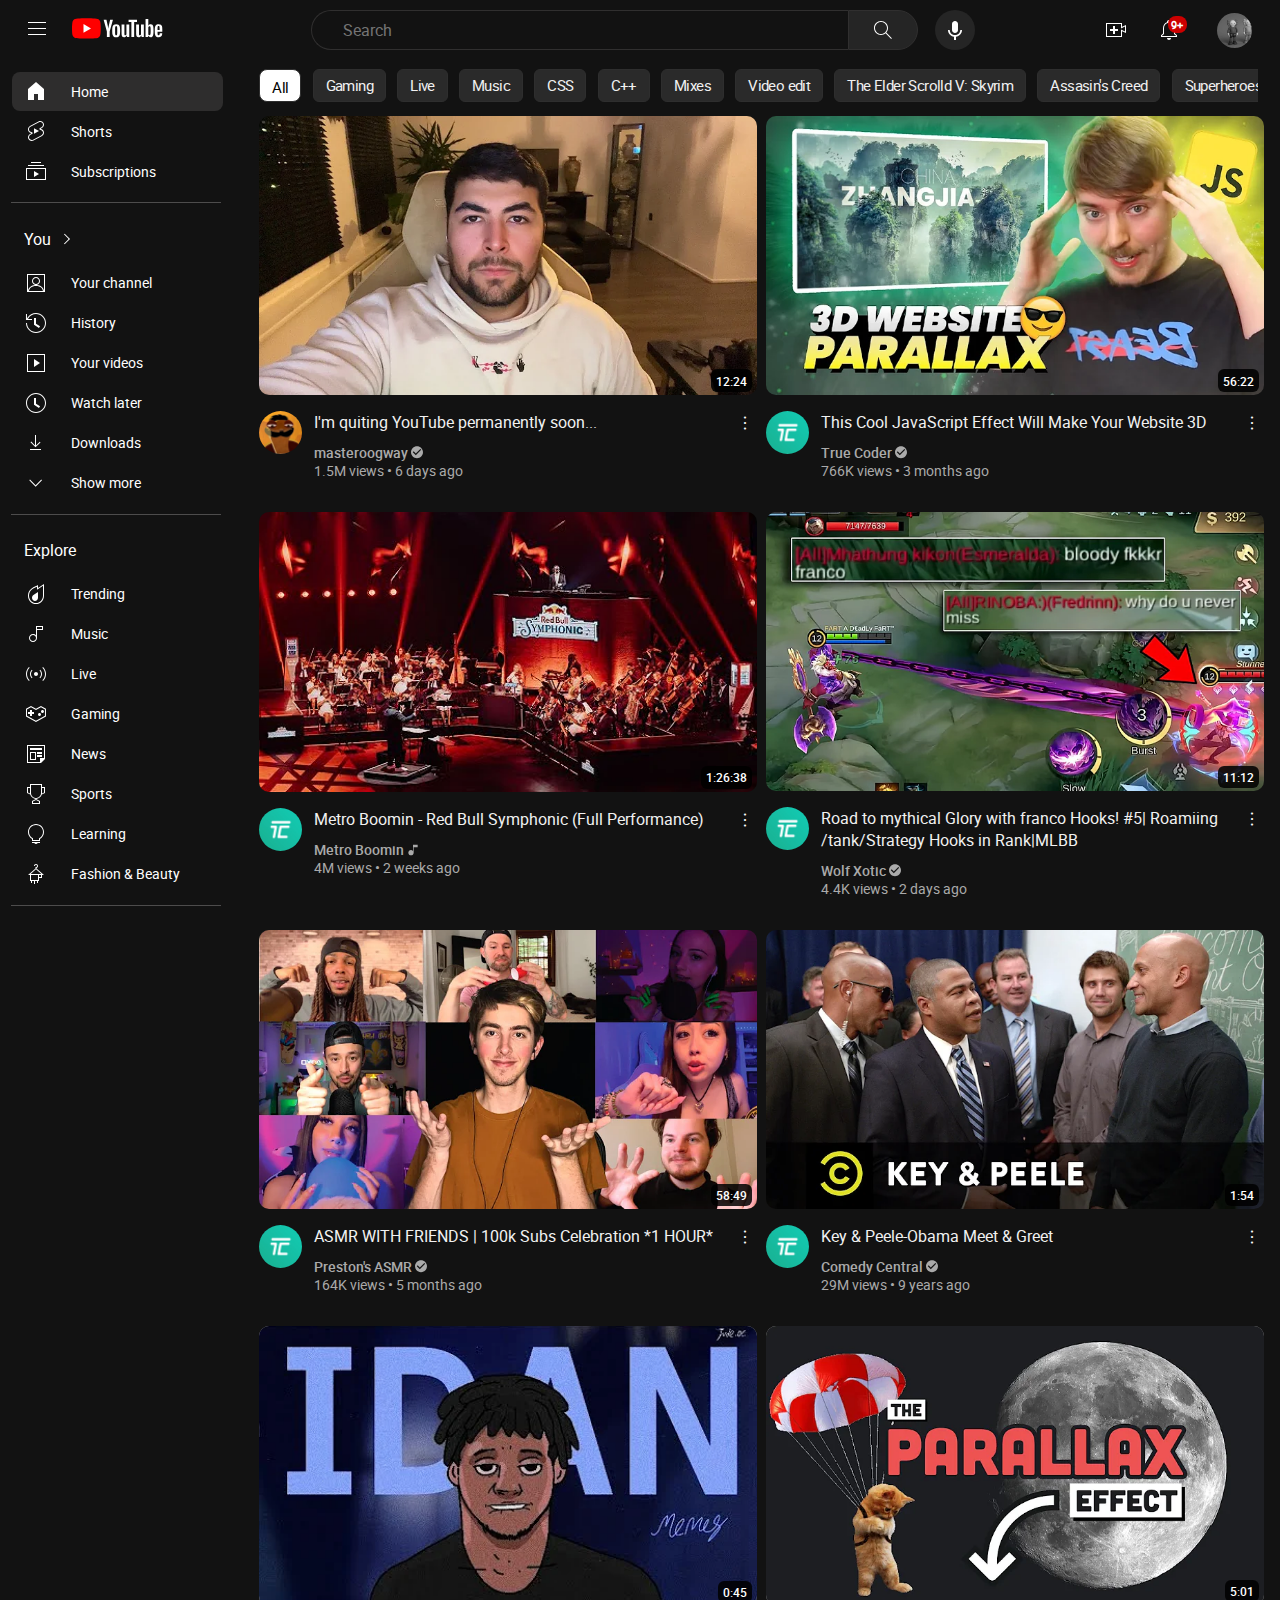
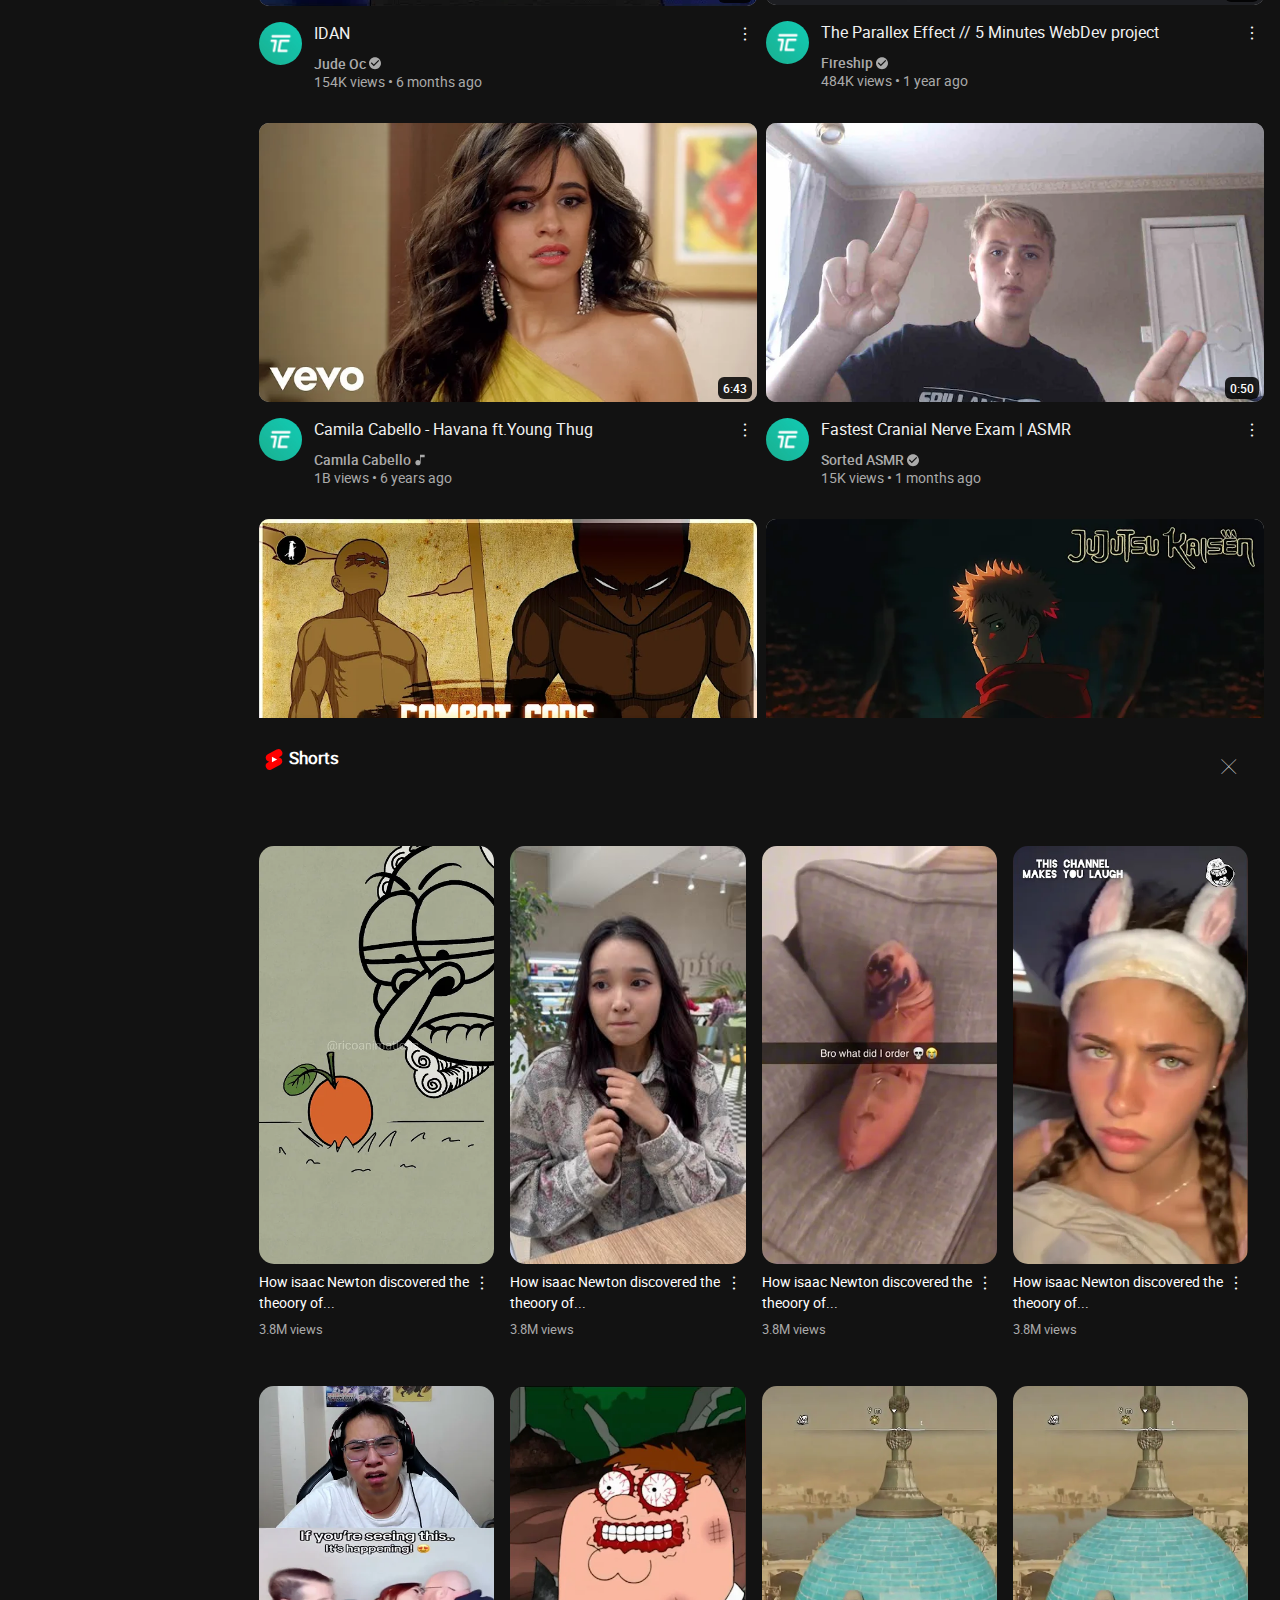
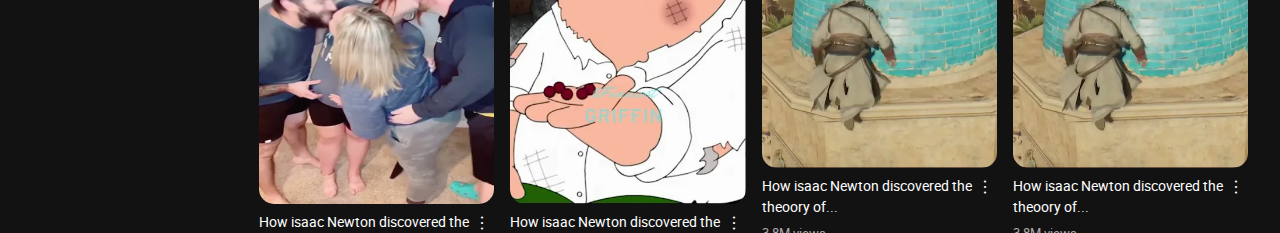
<file: index.html>
<!DOCTYPE html>
<html lang="en">

<head>
    <meta charset="UTF-8">
    <link rel="shortcut icon" type="x-icon" href="/images/icons8-youtube-48.png">
    <meta name="viewport" content="width=device-width, initial-scale=1.0">
    <title>YouTube</title>
    <link rel="stylesheet" href="/styles.css">
    <link rel="stylesheet"
        href="https://fonts.googleapis.com/css2?family=Material+Symbols+Outlined:opsz,wght,FILL,GRAD@20..48,100..700,0..1,-50..200" />
    <link rel="preconnect" href="https://fonts.googleapis.com">
    <link rel="preconnect" href="https://fonts.gstatic.com" crossorigin>
    <link href="https://fonts.googleapis.com/css2?family=Lato:wght@100&display=swap" rel="stylesheet">
    <link rel="stylesheet"
        href="https://fonts.googleapis.com/css2?family=Material+Symbols+Outlined:opsz,wght,FILL,GRAD@24,400,1,0" />

</head>

<body>

    <section class="lim">
        <section class="whole">

            <nav>
                <ul>
                    <div class="left">
                        <div class="harmburger-menu">
                            <svg xmlns="http://www.w3.org/2000/svg" height="24" viewBox="0 0 24 24" width="24"
                                focusable="false" style="width: 30px;">
                                <path d="M21 6H3V5h18v1zm0 5H3v1h18v-1zm0 6H3v1h18v-1z"></path>
                            </svg>
                        </div>
                        <div class="logo">
                            <!-- <svg xmlns="http://www.w3.org/2000/svg" class="external-icon" viewBox="0 0 90 20" focusable="false" style="pointer-events: none;"> -->
                            <svg viewBox="0 0 90 20" preserveAspectRatio="xMidYMid meet">
                                <g>
                                    <path
                                        d="M27.9727 3.12324C27.6435 1.89323 26.6768 0.926623 25.4468 0.597366C23.2197 2.24288e-07 14.285 0 14.285 0C14.285 0 5.35042 2.24288e-07 3.12323 0.597366C1.89323 0.926623 0.926623 1.89323 0.597366 3.12324C2.24288e-07 5.35042 0 10 0 10C0 10 2.24288e-07 14.6496 0.597366 16.8768C0.926623 18.1068 1.89323 19.0734 3.12323 19.4026C5.35042 20 14.285 20 14.285 20C14.285 20 23.2197 20 25.4468 19.4026C26.6768 19.0734 27.6435 18.1068 27.9727 16.8768C28.5701 14.6496 28.5701 10 28.5701 10C28.5701 10 28.5677 5.35042 27.9727 3.12324Z"
                                        fill="#FF0000"></path>
                                    <path d="M11.4253 14.2854L18.8477 10.0004L11.4253 5.71533V14.2854Z" fill="white">
                                    </path>
                                </g>
                                <g>
                                    <g>
                                        <path
                                            d="M34.6024 13.0036L31.3945 1.41846H34.1932L35.3174 6.6701C35.6043 7.96361 35.8136 9.06662 35.95 9.97913H36.0323C36.1264 9.32532 36.3381 8.22937 36.665 6.68892L37.8291 1.41846H40.6278L37.3799 13.0036V18.561H34.6001V13.0036H34.6024Z">
                                        </path>
                                        <path
                                            d="M41.4697 18.1937C40.9053 17.8127 40.5031 17.22 40.2632 16.4157C40.0257 15.6114 39.9058 14.5437 39.9058 13.2078V11.3898C39.9058 10.0422 40.0422 8.95805 40.315 8.14196C40.5878 7.32588 41.0135 6.72851 41.592 6.35457C42.1706 5.98063 42.9302 5.79248 43.871 5.79248C44.7976 5.79248 45.5384 5.98298 46.0981 6.36398C46.6555 6.74497 47.0647 7.34234 47.3234 8.15137C47.5821 8.96275 47.7115 10.0422 47.7115 11.3898V13.2078C47.7115 14.5437 47.5845 15.6161 47.3329 16.4251C47.0812 17.2365 46.672 17.8292 46.1075 18.2031C45.5431 18.5771 44.7764 18.7652 43.8098 18.7652C42.8126 18.7675 42.0342 18.5747 41.4697 18.1937ZM44.6353 16.2323C44.7905 15.8231 44.8705 15.1575 44.8705 14.2309V10.3292C44.8705 9.43077 44.7929 8.77225 44.6353 8.35833C44.4777 7.94206 44.2026 7.7351 43.8074 7.7351C43.4265 7.7351 43.156 7.94206 43.0008 8.35833C42.8432 8.77461 42.7656 9.43077 42.7656 10.3292V14.2309C42.7656 15.1575 42.8408 15.8254 42.9914 16.2323C43.1419 16.6415 43.4123 16.8461 43.8074 16.8461C44.2026 16.8461 44.4777 16.6415 44.6353 16.2323Z">
                                        </path>
                                        <path
                                            d="M56.8154 18.5634H54.6094L54.3648 17.03H54.3037C53.7039 18.1871 52.8055 18.7656 51.6061 18.7656C50.7759 18.7656 50.1621 18.4928 49.767 17.9496C49.3719 17.4039 49.1743 16.5526 49.1743 15.3955V6.03751H51.9942V15.2308C51.9942 15.7906 52.0553 16.188 52.1776 16.4256C52.2999 16.6631 52.5045 16.783 52.7914 16.783C53.036 16.783 53.2712 16.7078 53.497 16.5573C53.7228 16.4067 53.8874 16.2162 53.9979 15.9858V6.03516H56.8154V18.5634Z">
                                        </path>
                                        <path
                                            d="M64.4755 3.68758H61.6768V18.5629H58.9181V3.68758H56.1194V1.42041H64.4755V3.68758Z">
                                        </path>
                                        <path
                                            d="M71.2768 18.5634H69.0708L68.8262 17.03H68.7651C68.1654 18.1871 67.267 18.7656 66.0675 18.7656C65.2373 18.7656 64.6235 18.4928 64.2284 17.9496C63.8333 17.4039 63.6357 16.5526 63.6357 15.3955V6.03751H66.4556V15.2308C66.4556 15.7906 66.5167 16.188 66.639 16.4256C66.7613 16.6631 66.9659 16.783 67.2529 16.783C67.4974 16.783 67.7326 16.7078 67.9584 16.5573C68.1842 16.4067 68.3488 16.2162 68.4593 15.9858V6.03516H71.2768V18.5634Z">
                                        </path>
                                        <path
                                            d="M80.609 8.0387C80.4373 7.24849 80.1621 6.67699 79.7812 6.32186C79.4002 5.96674 78.8757 5.79035 78.2078 5.79035C77.6904 5.79035 77.2059 5.93616 76.7567 6.23014C76.3075 6.52412 75.9594 6.90747 75.7148 7.38489H75.6937V0.785645H72.9773V18.5608H75.3056L75.5925 17.3755H75.6537C75.8724 17.7988 76.1993 18.1304 76.6344 18.3774C77.0695 18.622 77.554 18.7443 78.0855 18.7443C79.038 18.7443 79.7412 18.3045 80.1904 17.4272C80.6396 16.5476 80.8653 15.1765 80.8653 13.3092V11.3266C80.8653 9.92722 80.7783 8.82892 80.609 8.0387ZM78.0243 13.1492C78.0243 14.0617 77.9867 14.7767 77.9114 15.2941C77.8362 15.8115 77.7115 16.1808 77.5328 16.3971C77.3564 16.6158 77.1165 16.724 76.8178 16.724C76.585 16.724 76.371 16.6699 76.1734 16.5594C75.9759 16.4512 75.816 16.2866 75.6937 16.0702V8.96062C75.7877 8.6196 75.9524 8.34209 76.1852 8.12337C76.4157 7.90465 76.6697 7.79646 76.9401 7.79646C77.2271 7.79646 77.4481 7.90935 77.6034 8.13278C77.7609 8.35855 77.8691 8.73485 77.9303 9.26636C77.9914 9.79787 78.022 10.5528 78.022 11.5335V13.1492H78.0243Z">
                                        </path>
                                        <path
                                            d="M84.8657 13.8712C84.8657 14.6755 84.8892 15.2776 84.9363 15.6798C84.9833 16.0819 85.0821 16.3736 85.2326 16.5594C85.3831 16.7428 85.6136 16.8345 85.9264 16.8345C86.3474 16.8345 86.639 16.6699 86.7942 16.343C86.9518 16.0161 87.0365 15.4705 87.0506 14.7085L89.4824 14.8519C89.4965 14.9601 89.5035 15.1106 89.5035 15.3011C89.5035 16.4582 89.186 17.3237 88.5534 17.8952C87.9208 18.4667 87.0247 18.7536 85.8676 18.7536C84.4777 18.7536 83.504 18.3185 82.9466 17.446C82.3869 16.5735 82.1094 15.2259 82.1094 13.4008V11.2136C82.1094 9.33452 82.3987 7.96105 82.9772 7.09558C83.5558 6.2301 84.5459 5.79736 85.9499 5.79736C86.9165 5.79736 87.6597 5.97375 88.1771 6.32888C88.6945 6.684 89.059 7.23433 89.2707 7.98457C89.4824 8.7348 89.5882 9.76961 89.5882 11.0913V13.2362H84.8657V13.8712ZM85.2232 7.96811C85.0797 8.14449 84.9857 8.43377 84.9363 8.83593C84.8892 9.2381 84.8657 9.84722 84.8657 10.6657V11.5641H86.9283V10.6657C86.9283 9.86133 86.9001 9.25221 86.846 8.83593C86.7919 8.41966 86.6931 8.12803 86.5496 7.95635C86.4062 7.78702 86.1851 7.7 85.8864 7.7C85.5854 7.70235 85.3643 7.79172 85.2232 7.96811Z">
                                        </path>
                                    </g>
                                </g>
                            </svg>
                            </svg>
                        </div>
                    </div>
                    <div class="middle">
                        <div class="Search-container">
                            <input type="text" placeholder=" Search">
                            <i class="svg-search"><svg xmlns="http://www.w3.org/2000/svg"
                                    enable-background="new 0 0 24 24" height="24" viewBox="0 0 24 24" width="24"
                                    focusable="false" style="width: 23px;">
                                    <path d=" m20.87
                            20.17-5.59-5.59C16.35 13.35 17 11.75 17 10c0-3.87-3.13-7-7-7s-7 3.13-7 7 3.13 7 7 7c1.75
                            0 3.35-.65 4.58-1.71l5.59 5.59.7-.71zM10 16c-3.31 0-6-2.69-6-6s2.69-6 6-6 6 2.69 6
                            6-2.69 6-6 6z"></path>
                                </svg>
                                </button>
                                </svg></i>

                            <div class="search-icon">
                                <svg xmlns="http://www.w3.org/2000/svg" enable-background="new 0 0 24 24" height="24"
                                    viewBox="0 0 24 24" width="24" focusable="false" style="width: 30px;">
                                    <path d=" m20.87
                                20.17-5.59-5.59C16.35 13.35 17 11.75 17 10c0-3.87-3.13-7-7-7s-7 3.13-7 7 3.13 7 7 7c1.75
                                0 3.35-.65 4.58-1.71l5.59 5.59.7-.71zM10 16c-3.31 0-6-2.69-6-6s2.69-6 6-6 6 2.69 6
                                6-2.69 6-6 6z"></path>
                                </svg>
                                </svg>
                                <span class="hover-text">Search </span>
                            </div>
                            <button class="searchx"> &times;

                        </div>

                        <div class="mic">
                            <div class="mic-container">
                                <svg xmlns="http://www.w3.org/2000/svg" height="24" viewBox="0 0 24 24" width="24"
                                    style="width:30px;">
                                    <path d="M0 0h24v24H0z" fill="none" />
                                    <path
                                        d="M12 14c1.66 0 2.99-1.34 2.99-3L15 5c0-1.66-1.34-3-3-3S9 3.34 9 5v6c0 1.66 1.34 3 3 3zm5.3-3c0 3-2.54 5.1-5.3 5.1S6.7 14 6.7 11H5c0 3.41 2.72 6.23 6 6.72V21h2v-3.28c3.28-.48 6-3.3 6-6.72h-1.7z" />
                                </svg>
                                <span class="hover-text mict">Search with your voice</span>
                            </div>
                        </div>
                    </div>
                    <div class="right">
                        <div class="two-icons">
                            <div class="camera">
                                <svg xmlns="http://www.w3.org/2000/svg" height="24" viewBox="0 0 24 24" width="24"
                                    focusable="false" style="width: 30px;">
                                    <path
                                        d="M14 13h-3v3H9v-3H6v-2h3V8h2v3h3v2zm3-7H3v12h14v-6.39l4 1.83V8.56l-4 1.83V6m1-1v3.83L22 7v8l-4-1.83V19H2V5h16z">
                                    </path>
                                </svg>
                                <span class="hover-text">Create</span>
                            </div>
                            <div class="bell">
                                <svg xmlns="http://www.w3.org/2000/svg" enable-background="new 0 0 24 24" height="24"
                                    viewBox="0 0 24 24" width="24" focusable="false" style="width: 30px;">
                                    <path
                                        d="M10 20h4c0 1.1-.9 2-2 2s-2-.9-2-2zm10-2.65V19H4v-1.65l2-1.88v-5.15C6 7.4 7.56 5.1 10 4.34v-.38c0-1.42 1.49-2.5 2.99-1.76.65.32 1.01 1.03 1.01 1.76v.39c2.44.75 4 3.06 4 5.98v5.15l2 1.87zm-1 .42-2-1.88v-5.47c0-2.47-1.19-4.36-3.13-5.1-1.26-.53-2.64-.5-3.84.03C8.15 6.11 7 7.99 7 10.42v5.47l-2 1.88V18h14v-.23z">
                                    </path>
                                </svg>
                                <p class="onbell">9+</p>
                                <span class="hover-text">Notifications </span>
                            </div>
                        </div>
                        <div class="user">
                        </div>
                </ul>
            </nav>
            <aside>
                <section class="sidebar">
                    <nav class="nav-two">

                        <div class="harmburger-menu ham">
                            <svg xmlns="http://www.w3.org/2000/svg" height="24" viewBox="0 0 24 24" width="24"
                                focusable="false" style="width: 30px;">
                                <path d="M21 6H3V5h18v1zm0 5H3v1h18v-1zm0 6H3v1h18v-1z"></path>
                            </svg>
                        </div>
                        <div class="logo-two">
                            <svg xmlns="http://www.w3.org/2000/svg" class="external-icon" viewBox="0 0 90 20"
                                focusable="false"
                                style="pointer-events: none; display: block; width: 100%; height: 111%; margin-top: .1rem; cursor: pointer;"></svg>
                            <svg viewBox="0 0 90 20" preserveAspectRatio="xMidYMid meet"
                                xmlns="http://www.w3.org/2000/svg">
                                <g>
                                    <path
                                        d="M27.9727 3.12324C27.6435 1.89323 26.6768 0.926623 25.4468 0.597366C23.2197 2.24288e-07 14.285 0 14.285 0C14.285 0 5.35042 2.24288e-07 3.12323 0.597366C1.89323 0.926623 0.926623 1.89323 0.597366 3.12324C2.24288e-07 5.35042 0 10 0 10C0 10 2.24288e-07 14.6496 0.597366 16.8768C0.926623 18.1068 1.89323 19.0734 3.12323 19.4026C5.35042 20 14.285 20 14.285 20C14.285 20 23.2197 20 25.4468 19.4026C26.6768 19.0734 27.6435 18.1068 27.9727 16.8768C28.5701 14.6496 28.5701 10 28.5701 10C28.5701 10 28.5677 5.35042 27.9727 3.12324Z"
                                        fill="#FF0000"></path>
                                    <path d="M11.4253 14.2854L18.8477 10.0004L11.4253 5.71533V14.2854Z" fill="white">
                                    </path>
                                </g>
                                <g>
                                    <g>
                                        <path
                                            d="M34.6024 13.0036L31.3945 1.41846H34.1932L35.3174 6.6701C35.6043 7.96361 35.8136 9.06662 35.95 9.97913H36.0323C36.1264 9.32532 36.3381 8.22937 36.665 6.68892L37.8291 1.41846H40.6278L37.3799 13.0036V18.561H34.6001V13.0036H34.6024Z">
                                        </path>
                                        <path
                                            d="M41.4697 18.1937C40.9053 17.8127 40.5031 17.22 40.2632 16.4157C40.0257 15.6114 39.9058 14.5437 39.9058 13.2078V11.3898C39.9058 10.0422 40.0422 8.95805 40.315 8.14196C40.5878 7.32588 41.0135 6.72851 41.592 6.35457C42.1706 5.98063 42.9302 5.79248 43.871 5.79248C44.7976 5.79248 45.5384 5.98298 46.0981 6.36398C46.6555 6.74497 47.0647 7.34234 47.3234 8.15137C47.5821 8.96275 47.7115 10.0422 47.7115 11.3898V13.2078C47.7115 14.5437 47.5845 15.6161 47.3329 16.4251C47.0812 17.2365 46.672 17.8292 46.1075 18.2031C45.5431 18.5771 44.7764 18.7652 43.8098 18.7652C42.8126 18.7675 42.0342 18.5747 41.4697 18.1937ZM44.6353 16.2323C44.7905 15.8231 44.8705 15.1575 44.8705 14.2309V10.3292C44.8705 9.43077 44.7929 8.77225 44.6353 8.35833C44.4777 7.94206 44.2026 7.7351 43.8074 7.7351C43.4265 7.7351 43.156 7.94206 43.0008 8.35833C42.8432 8.77461 42.7656 9.43077 42.7656 10.3292V14.2309C42.7656 15.1575 42.8408 15.8254 42.9914 16.2323C43.1419 16.6415 43.4123 16.8461 43.8074 16.8461C44.2026 16.8461 44.4777 16.6415 44.6353 16.2323Z">
                                        </path>
                                        <path
                                            d="M56.8154 18.5634H54.6094L54.3648 17.03H54.3037C53.7039 18.1871 52.8055 18.7656 51.6061 18.7656C50.7759 18.7656 50.1621 18.4928 49.767 17.9496C49.3719 17.4039 49.1743 16.5526 49.1743 15.3955V6.03751H51.9942V15.2308C51.9942 15.7906 52.0553 16.188 52.1776 16.4256C52.2999 16.6631 52.5045 16.783 52.7914 16.783C53.036 16.783 53.2712 16.7078 53.497 16.5573C53.7228 16.4067 53.8874 16.2162 53.9979 15.9858V6.03516H56.8154V18.5634Z">
                                        </path>
                                        <path
                                            d="M64.4755 3.68758H61.6768V18.5629H58.9181V3.68758H56.1194V1.42041H64.4755V3.68758Z">
                                        </path>
                                        <path
                                            d="M71.2768 18.5634H69.0708L68.8262 17.03H68.7651C68.1654 18.1871 67.267 18.7656 66.0675 18.7656C65.2373 18.7656 64.6235 18.4928 64.2284 17.9496C63.8333 17.4039 63.6357 16.5526 63.6357 15.3955V6.03751H66.4556V15.2308C66.4556 15.7906 66.5167 16.188 66.639 16.4256C66.7613 16.6631 66.9659 16.783 67.2529 16.783C67.4974 16.783 67.7326 16.7078 67.9584 16.5573C68.1842 16.4067 68.3488 16.2162 68.4593 15.9858V6.03516H71.2768V18.5634Z">
                                        </path>
                                        <path
                                            d="M80.609 8.0387C80.4373 7.24849 80.1621 6.67699 79.7812 6.32186C79.4002 5.96674 78.8757 5.79035 78.2078 5.79035C77.6904 5.79035 77.2059 5.93616 76.7567 6.23014C76.3075 6.52412 75.9594 6.90747 75.7148 7.38489H75.6937V0.785645H72.9773V18.5608H75.3056L75.5925 17.3755H75.6537C75.8724 17.7988 76.1993 18.1304 76.6344 18.3774C77.0695 18.622 77.554 18.7443 78.0855 18.7443C79.038 18.7443 79.7412 18.3045 80.1904 17.4272C80.6396 16.5476 80.8653 15.1765 80.8653 13.3092V11.3266C80.8653 9.92722 80.7783 8.82892 80.609 8.0387ZM78.0243 13.1492C78.0243 14.0617 77.9867 14.7767 77.9114 15.2941C77.8362 15.8115 77.7115 16.1808 77.5328 16.3971C77.3564 16.6158 77.1165 16.724 76.8178 16.724C76.585 16.724 76.371 16.6699 76.1734 16.5594C75.9759 16.4512 75.816 16.2866 75.6937 16.0702V8.96062C75.7877 8.6196 75.9524 8.34209 76.1852 8.12337C76.4157 7.90465 76.6697 7.79646 76.9401 7.79646C77.2271 7.79646 77.4481 7.90935 77.6034 8.13278C77.7609 8.35855 77.8691 8.73485 77.9303 9.26636C77.9914 9.79787 78.022 10.5528 78.022 11.5335V13.1492H78.0243Z">
                                        </path>
                                        <path
                                            d="M84.8657 13.8712C84.8657 14.6755 84.8892 15.2776 84.9363 15.6798C84.9833 16.0819 85.0821 16.3736 85.2326 16.5594C85.3831 16.7428 85.6136 16.8345 85.9264 16.8345C86.3474 16.8345 86.639 16.6699 86.7942 16.343C86.9518 16.0161 87.0365 15.4705 87.0506 14.7085L89.4824 14.8519C89.4965 14.9601 89.5035 15.1106 89.5035 15.3011C89.5035 16.4582 89.186 17.3237 88.5534 17.8952C87.9208 18.4667 87.0247 18.7536 85.8676 18.7536C84.4777 18.7536 83.504 18.3185 82.9466 17.446C82.3869 16.5735 82.1094 15.2259 82.1094 13.4008V11.2136C82.1094 9.33452 82.3987 7.96105 82.9772 7.09558C83.5558 6.2301 84.5459 5.79736 85.9499 5.79736C86.9165 5.79736 87.6597 5.97375 88.1771 6.32888C88.6945 6.684 89.059 7.23433 89.2707 7.98457C89.4824 8.7348 89.5882 9.76961 89.5882 11.0913V13.2362H84.8657V13.8712ZM85.2232 7.96811C85.0797 8.14449 84.9857 8.43377 84.9363 8.83593C84.8892 9.2381 84.8657 9.84722 84.8657 10.6657V11.5641H86.9283V10.6657C86.9283 9.86133 86.9001 9.25221 86.846 8.83593C86.7919 8.41966 86.6931 8.12803 86.5496 7.95635C86.4062 7.78702 86.1851 7.7 85.8864 7.7C85.5854 7.70235 85.3643 7.79172 85.2232 7.96811Z">
                                        </path>
                                    </g>
                                </g>
                            </svg>
                        </div>
                    </nav>
                    <div class="list">
                        <div class="items active">
                            <svg xmlns="http://www.w3.org/2000/svg" enable-background="new 0 0 24 24" height="24"
                                viewBox="0 0 24 24" width="24" focusable="false" style="width: 30px;">
                                <g>
                                    <path d="M4 21V10.08l8-6.96 8 6.96V21h-6v-6h-4v6H4z"></path>
                                </g>
                            </svg>
                            <p>Home</p>
                        </div>
                        <div class="items">
                            <svg xmlns="http://www.w3.org/2000/svg" height="24" viewBox="0 0 24 24" width="24"
                                focusable="false" style="width: 30px;">
                                <path
                                    d="M10 14.65v-5.3L15 12l-5 2.65zm7.77-4.33-1.2-.5L18 9.06c1.84-.96 2.53-3.23 1.56-5.06s-3.24-2.53-5.07-1.56L6 6.94c-1.29.68-2.07 2.04-2 3.49.07 1.42.93 2.67 2.22 3.25.03.01 1.2.5 1.2.5L6 14.93c-1.83.97-2.53 3.24-1.56 5.07.97 1.83 3.24 2.53 5.07 1.56l8.5-4.5c1.29-.68 2.06-2.04 1.99-3.49-.07-1.42-.94-2.68-2.23-3.25zm-.23 5.86-8.5 4.5c-1.34.71-3.01.2-3.72-1.14-.71-1.34-.2-3.01 1.14-3.72l2.04-1.08v-1.21l-.69-.28-1.11-.46c-.99-.41-1.65-1.35-1.7-2.41-.05-1.06.52-2.06 1.46-2.56l8.5-4.5c1.34-.71 3.01-.2 3.72 1.14.71 1.34.2 3.01-1.14 3.72L15.5 9.26v1.21l1.8.74c.99.41 1.65 1.35 1.7 2.41.05 1.06-.52 2.06-1.46 2.56z">
                                </path>
                            </svg>
                            <p>Shorts</p>
                        </div>
                        <div class="items">
                            <svg xmlns="http://www.w3.org/2000/svg" enable-background="new 0 0 24 24" height="24"
                                viewBox="0 0 24 24" width="24" focusable="false" style="width: 30px;">
                                <path
                                    d="M10 18v-6l5 3-5 3zm7-15H7v1h10V3zm3 3H4v1h16V6zm2 3H2v12h20V9zM3 10h18v10H3V10z">
                                </path>
                            </svg>
                            <p>Subscriptions</p>
                        </div>
                        <div class="line"></div>

                        <div class="items">
                            <h6 class="headerr">You</h6>
                            <svg xmlns="http://www.w3.org/2000/svg" height="16" viewBox="0 0 16 16" width="16"
                                focusable="false" style="height: 16px;  margin-left: -.6rem;">
                                <path d="M4.97 12.65 9.62 8 4.97 3.35l.71-.71L11.03 8l-5.35 5.35-.71-.7z"></path>
                            </svg>
                        </div>
                        <div class="items">
                            <svg xmlns="http://www.w3.org/2000/svg" viewBox="0 0 24 24" focusable="false"
                                style="width: 30px;">
                                <path
                                    d="M3,3v18h18V3H3z M4.99,20c0.39-2.62,2.38-5.1,7.01-5.1s6.62,2.48,7.01,5.1H4.99z M9,10c0-1.65,1.35-3,3-3s3,1.35,3,3 c0,1.65-1.35,3-3,3S9,11.65,9,10z M12.72,13.93C14.58,13.59,16,11.96,16,10c0-2.21-1.79-4-4-4c-2.21,0-4,1.79-4,4 c0,1.96,1.42,3.59,3.28,3.93c-4.42,0.25-6.84,2.8-7.28,6V4h16v15.93C19.56,16.73,17.14,14.18,12.72,13.93z">
                                </path>
                            </svg>
                            <p>Your channel</p>
                        </div>
                        <div class="items">
                            <svg xmlns="http://www.w3.org/2000/svg" height="24" viewBox="0 0 24 24" width="24"
                                focusable="false" style="width: 30px;">
                                <g>
                                    <path
                                        d="M14.97 16.95 10 13.87V7h2v5.76l4.03 2.49-1.06 1.7zM22 12c0 5.51-4.49 10-10 10S2 17.51 2 12h1c0 4.96 4.04 9 9 9s9-4.04 9-9-4.04-9-9-9C8.81 3 5.92 4.64 4.28 7.38c-.11.18-.22.37-.31.56L3.94 8H8v1H1.96V3h1v4.74c.04-.09.07-.17.11-.25.11-.22.23-.42.35-.63C5.22 3.86 8.51 2 12 2c5.51 0 10 4.49 10 10z">
                                    </path>
                                </g>
                            </svg>
                            <p>History</p>
                        </div>
                        <div class="items">
                            <svg xmlns="http://www.w3.org/2000/svg" enable-background="new 0 0 24 24" height="24"
                                viewBox="0 0 24 24" width="24" focusable="false" style="width: 30px;">
                                <path d="m10 8 6 4-6 4V8zm11-5v18H3V3h18zm-1 1H4v16h16V4z"></path>
                            </svg>
                            <p>Your videos</p>
                        </div>
                        <div class="items">
                            <svg xmlns="http://www.w3.org/2000/svg" height="24" viewBox="0 0 24 24" width="24"
                                focusable="false" style="width: 30px;">
                                <path
                                    d="M14.97 16.95 10 13.87V7h2v5.76l4.03 2.49-1.06 1.7zM12 3c-4.96 0-9 4.04-9 9s4.04 9 9 9 9-4.04 9-9-4.04-9-9-9m0-1c5.52 0 10 4.48 10 10s-4.48 10-10 10S2 17.52 2 12 6.48 2 12 2z">
                                </path>
                            </svg>
                            <p>Watch later</p>
                        </div>
                        <div class="items">
                            <svg xmlns="http://www.w3.org/2000/svg" height="24" viewBox="0 0 24 24" width="24"
                                focusable="false" style="width: 30px;">
                                <path d="M17 18v1H6v-1h11zm-.5-6.6-.7-.7-3.8 3.7V4h-1v10.4l-3.8-3.8-.7.7 5 5 5-4.9z">
                                </path>
                            </svg>
                            <p>Downloads</p>
                        </div>
                        <div class="items">
                            <svg xmlns="http://www.w3.org/2000/svg" height="24" viewBox="0 0 24 24" width="24"
                                focusable="false" style="width: 30px;">
                                <path d="m18 9.28-6.35 6.35-6.37-6.35.72-.71 5.64 5.65 5.65-5.65z"></path>
                            </svg>
                            <p>Show more</p>
                        </div>
                        <div class="line"></div>
                        <div class="items exc">
                            <h6 class="headerr">Explore</h6>
                        </div>
                        <div class="items">
                            <svg xmlns="http://www.w3.org/2000/svg" enable-background="new 0 0 24 24" height="24"
                                viewBox="0 0 24 24" width="24" focusable="false" style="width: 30px;">
                                <path
                                    d="M19 3.87v9.77C19 17.7 15.86 21 12 21s-7-3.3-7-7.37v-.13c0-1.06.22-2.13.62-3.09.5-1.19 1.29-2.21 2.27-2.97.85-.66 1.83-1.14 2.87-1.65.39-.19.77-.38 1.15-.58.36-.19.72-.38 1.08-.56v3.22l1.55-1.04L19 3.87M20 2l-6 4V3c-.85.44-1.7.88-2.55 1.33-1.41.74-2.9 1.34-4.17 2.32-1.13.87-2.02 2.05-2.58 3.37-.46 1.09-.7 2.29-.7 3.48v.14C4 18.26 7.58 22 12 22s8-3.74 8-8.36V2zM9.45 12.89 14 10v5.7c0 1.82-1.34 3.3-3 3.3s-3-1.47-3-3.3c0-1.19.58-2.23 1.45-2.81z">
                                </path>
                            </svg>
                            <p>Trending</p>
                        </div>
                        <div class="items">
                            <svg xmlns="http://www.w3.org/2000/svg" enable-background="new 0 0 24 24" height="24"
                                viewBox="0 0 24 24" width="24" focusable="false" style="width: 30px;">
                                <path
                                    d="M12 4v9.38c-.73-.84-1.8-1.38-3-1.38-2.21 0-4 1.79-4 4s1.79 4 4 4 4-1.79 4-4V8h6V4h-7zM9 19c-1.66 0-3-1.34-3-3s1.34-3 3-3 3 1.34 3 3-1.34 3-3 3zm9-12h-5V5h5v2z">
                                </path>
                            </svg>
                            <p>Music</p>
                        </div>
                        <div class="items">

                            <svg xmlns="http://www.w3.org/2000/svg" enable-background="new 0 0 24 24" height="24"
                                viewBox="0 0 24 24" width="24" focusable="false" style="width: 30px;">
                                <g>
                                    <path
                                        d="M14 12c0 1.1-.9 2-2 2s-2-.9-2-2 .9-2 2-2 2 .9 2 2zM8.48 8.45l-.71-.7C6.68 8.83 6 10.34 6 12s.68 3.17 1.77 4.25l.71-.71C7.57 14.64 7 13.39 7 12s.57-2.64 1.48-3.55zm7.75-.7-.71.71c.91.9 1.48 2.15 1.48 3.54s-.57 2.64-1.48 3.55l.71.71C17.32 15.17 18 13.66 18 12s-.68-3.17-1.77-4.25zM5.65 5.63l-.7-.71C3.13 6.73 2 9.24 2 12s1.13 5.27 2.95 7.08l.71-.71C4.02 16.74 3 14.49 3 12s1.02-4.74 2.65-6.37zm13.4-.71-.71.71C19.98 7.26 21 9.51 21 12s-1.02 4.74-2.65 6.37l.71.71C20.87 17.27 22 14.76 22 12s-1.13-5.27-2.95-7.08z">
                                    </path>
                                </g>
                            </svg>
                            <p>Live</p>
                        </div>
                        <div class="items">
                            <svg xmlns="http://www.w3.org/2000/svg" enable-background="new 0 0 24 24" height="24"
                                viewBox="0 0 24 24" width="24" focusable="false" style="width: 30px;">
                                <path
                                    d="M10 12H8v2H6v-2H4v-2h2V8h2v2h2v2zm7 .5c0-.83-.67-1.5-1.5-1.5s-1.5.67-1.5 1.5.67 1.5 1.5 1.5 1.5-.67 1.5-1.5zm3-3c0-.83-.67-1.5-1.5-1.5S17 8.67 17 9.5s.67 1.5 1.5 1.5 1.5-.67 1.5-1.5zm-3.03-4.35-4.5 2.53-.49.27-.49-.27-4.5-2.53L3 7.39v6.43l8.98 5.04 8.98-5.04V7.39l-3.99-2.24m0-1.15 4.99 2.8v7.6L11.98 20 2 14.4V6.8L6.99 4l4.99 2.8L16.97 4z">
                                </path>
                            </svg>
                            <p>Gaming</p>
                        </div>
                        <div class="items">
                            <svg xmlns="http://www.w3.org/2000/svg" enable-background="new 0 0 24 24" height="24"
                                viewBox="0 0 24 24" width="24" focusable="false" style="width: 30px;">
                                <path
                                    d="M11 11v6H7v-6h4m1-1H6v8h6v-8zM3 3.03V21h14l4-4V3.03M20 4v11.99l-.01.01H16v3.99l-.01.01H4V4h16zm-2 4H6V6h12v2zm0 7h-5v-2h5v2zm0-3h-5v-2h5v2z">
                                </path>
                            </svg>
                            <p>News</p>
                        </div>
                        <div class="items">
                            <svg xmlns="http://www.w3.org/2000/svg" height="24" viewBox="0 0 24 24" width="24"
                                focusable="false" style="width: 30px;">
                                <path
                                    d="M18 5V2H6v3H3v6l3.23 1.61c.7 2.5 2.97 4.34 5.69 4.38L8 19v3h8v-3l-3.92-2.01c2.72-.04 4.99-1.88 5.69-4.38L21 11V5h-3zM6 11.38l-2-1V6h2v5.38zM15 21H9v-1.39l3-1.54 3 1.54V21zm2-10c0 2.76-2.24 5-5 5s-5-2.24-5-5V3h10v8zm3-.62-2 1V6h2v4.38z">
                                </path>
                            </svg>
                            <p>Sports</p>
                        </div>
                        <div class="items">
                            <svg xmlns="http://www.w3.org/2000/svg" enable-background="new 0 0 24 24" height="24"
                                viewBox="0 0 24 24" width="24" focusable="false" style="width: 30px;">
                                <path
                                    d="M16 21h-2.28c-.35.6-.98 1-1.72 1s-1.38-.4-1.72-1H8v-1h8v1zm4-11c0 2.96-1.61 5.54-4 6.92V19H8v-2.08C5.61 15.54 4 12.96 4 10c0-4.42 3.58-8 8-8s8 3.58 8 8zm-5 8v-1.66l.5-.29C17.66 14.8 19 12.48 19 10c0-3.86-3.14-7-7-7s-7 3.14-7 7c0 2.48 1.34 4.8 3.5 6.06l.5.28V18h6z">
                                </path>
                            </svg>
                            <p>Learning</p>
                        </div>
                        <div class="items">
                            <svg xmlns="http://www.w3.org/2000/svg" height="24" viewBox="0 0 24 24" width="24"
                                focusable="false" style="width: 30px;">
                                <path
                                    d="M12.5 6.44v-.5C13.36 5.71 14 4.93 14 4c0-1.1-.9-2-2-2s-2 .9-2 2h1c0-.55.45-1 1-1s1 .45 1 1-.45 1-1 1h-.5v1.44L4 13h2v6h1v2h1v-2h2v3h1v-3h2v2h1v-2h1v-3h3v-3h2l-7.5-6.56zM6.66 12 12 7.33 17.34 12H6.66zM14 18H7v-5h7v5zm1-3v-2h2v2h-2z">
                                </path>
                            </svg>
                            <p>Fashion & Beauty</p>
                        </div>
                        <div class="line"></div>
                        <div class="items exc">
                            <h6 class="headerr">
                                More from YouTube
                            </h6>
                        </div>

                        <div class="items">
                            <svg xmlns="http://www.w3.org/2000/svg" viewBox="0 0 24 24" focusable="false"
                                style="width: 30px;">
                                <path fill="red"
                                    d="M11.13 1.21c.48-.28 1.26-.28 1.74 0l8.01 4.64c.48.28.87.97.87 1.53v9.24c0 .56-.39 1.25-.87 1.53l-8.01 4.64c-.48.28-1.26.28-1.74 0l-8.01-4.64c-.48-.28-.87-.97-.87-1.53V7.38c0-.56.39-1.25.87-1.53l8.01-4.64z">
                                </path>
                                <path fill="#fff"
                                    d="m12.71 18.98 4.9-2.83c.41-.24.64-.77.64-1.24V9.24c0-.47-.23-1-.64-1.24l-4.9-2.82c-.41-.23-1.02-.23-1.42 0L6.39 8c-.4.23-.64.77-.64 1.24v5.67c0 .47.24 1 .64 1.24l4.9 2.83c.2.12.46.18.71.18.26-.01.51-.07.71-.18z">
                                </path>
                                <path fill="red"
                                    d="m12.32 5.73 4.89 2.83c.16.09.41.31.41.67v5.67c0 .37-.25.54-.41.64l-4.89 2.83c-.16.09-.48.09-.64 0l-4.89-2.83c-.16-.09-.41-.34-.41-.64V9.24c.02-.37.25-.58.41-.68l4.89-2.83c.08-.05.2-.07.32-.07s.24.02.32.07z">
                                </path>
                                <path fill="#fff" d="M9.88 15.25 15.5 12 9.88 8.75z"></path>
                            </svg>
                            <p>YouTube Studio</p>
                        </div>

                        <div class="items">
                            <svg xmlns="http://www.w3.org/2000/svg" viewBox="0 0 24 24" focusable="false"
                                style="width: 30px;">
                                <path fill="#FF0000"
                                    d="M21.39,13.19c0-0.08,0-0.15,0-0.22c-0.01-0.86-0.5-5-0.78-5.74c-0.32-0.85-0.76-1.5-1.31-1.91 c-0.9-0.67-1.66-0.82-2.6-0.84l-0.02,0c-0.4,0-3.01,0.32-5.2,0.62C9.28,5.4,6.53,5.8,5.88,6.04c-0.9,0.33-1.62,0.77-2.19,1.33 c-1.05,1.04-1.18,2.11-1.04,3.51c0.1,1.09,0.69,5.37,1.02,6.35c0.45,1.32,1.33,2.12,2.47,2.24c0.28,0.03,0.55,0.05,0.82,0.05 c1,0,1.8-0.21,2.72-0.46c1.45-0.39,3.25-0.87,6.97-0.87l0.09,0h0.02c0.91,0,3.14-0.2,4.16-2.07C21.44,15.12,21.41,13.91,21.39,13.19 z">
                                </path>
                                <path fill="#000"
                                    d="M21.99,13.26c0-0.08,0-0.16-0.01-0.24c-0.01-0.92-0.54-5.32-0.83-6.11c-0.34-0.91-0.81-1.59-1.4-2.03 C18.81,4.17,17.99,4.02,17,4l-0.02,0c-0.43,0-3.21,0.34-5.54,0.66c-2.33,0.32-5.25,0.75-5.95,1C4.53,6.01,3.76,6.48,3.16,7.08 c-1.12,1.1-1.25,2.25-1.11,3.74c0.11,1.16,0.73,5.71,1.08,6.75c0.48,1.41,1.41,2.25,2.63,2.38C6.06,19.98,6.34,20,6.63,20 c1.07,0,1.91-0.23,2.89-0.49c1.54-0.41,3.46-0.93,7.41-0.93l0.1,0h0.02c0.97,0,3.34-0.21,4.42-2.2 C22.04,15.32,22.01,14.03,21.99,13.26z M20.59,15.91c-0.82,1.51-2.75,1.68-3.56,1.68l-0.1,0c-4.09,0-6.07,0.53-7.67,0.96 C8.31,18.8,7.56,19,6.63,19c-0.25,0-0.5-0.01-0.76-0.04c-1.04-0.11-1.54-0.99-1.79-1.71c-0.3-0.88-0.91-5.21-1.04-6.53 C2.9,9.25,3.1,8.54,3.86,7.79c0.5-0.5,1.15-0.89,1.97-1.19c0.17-0.06,1.1-0.32,5.74-0.95C14.2,5.29,16.64,5.01,16.99,5 c0.83,0.02,1.43,0.13,2.17,0.69c0.43,0.32,0.79,0.86,1.06,1.58c0.22,0.58,0.76,4.78,0.77,5.77l0.01,0.25 C21.01,13.96,21.04,15.08,20.59,15.91z">
                                </path>
                                <path fill="#000"
                                    d="M11.59,14.76c-0.48,0.36-0.8,0.45-1.01,0.45c-0.16,0-0.25-0.05-0.3-0.08c-0.34-0.18-0.42-0.61-0.5-1.2l-0.01-0.1 c-0.04-0.31-0.26-2.1-0.38-3.16L9.3,9.94C9.26,9.66,9.2,9.19,9.54,8.94c0.32-0.23,0.75-0.09,0.96-0.03c0.53,0.17,3.6,1.23,4.59,1.73 c0.21,0.09,0.67,0.28,0.68,0.83c0.01,0.5-0.38,0.74-0.53,0.82L11.59,14.76z">
                                </path>
                                <path fill="#FFF"
                                    d="M10.3,9.89c0,0,0.5,4.08,0.51,4.19c0.06-0.04,3.79-2.58,3.79-2.58C13.71,11.07,11.07,10.14,10.3,9.89z">
                                </path>
                            </svg>
                            <p>YouTube kids</p>
                        </div>
                        <div class="line"></div>

                        <div class="items">
                            <svg xmlns="http://www.w3.org/2000/svg" enable-background="new 0 0 24 24" height="24"
                                viewBox="0 0 24 24" width="24" focusable="false" style="width: 30px;">
                                <path
                                    d="M12 9.5c1.38 0 2.5 1.12 2.5 2.5s-1.12 2.5-2.5 2.5-2.5-1.12-2.5-2.5 1.12-2.5 2.5-2.5m0-1c-1.93 0-3.5 1.57-3.5 3.5s1.57 3.5 3.5 3.5 3.5-1.57 3.5-3.5-1.57-3.5-3.5-3.5zM13.22 3l.55 2.2.13.51.5.18c.61.23 1.19.56 1.72.98l.4.32.5-.14 2.17-.62 1.22 2.11-1.63 1.59-.37.36.08.51c.05.32.08.64.08.98s-.03.66-.08.98l-.08.51.37.36 1.63 1.59-1.22 2.11-2.17-.62-.5-.14-.4.32c-.53.43-1.11.76-1.72.98l-.5.18-.13.51-.55 2.24h-2.44l-.55-2.2-.13-.51-.5-.18c-.6-.23-1.18-.56-1.72-.99l-.4-.32-.5.14-2.17.62-1.21-2.12 1.63-1.59.37-.36-.08-.51c-.05-.32-.08-.65-.08-.98s.03-.66.08-.98l.08-.51-.37-.36L3.6 8.56l1.22-2.11 2.17.62.5.14.4-.32c.53-.44 1.11-.77 1.72-.99l.5-.18.13-.51.54-2.21h2.44M14 2h-4l-.74 2.96c-.73.27-1.4.66-2 1.14l-2.92-.83-2 3.46 2.19 2.13c-.06.37-.09.75-.09 1.14s.03.77.09 1.14l-2.19 2.13 2 3.46 2.92-.83c.6.48 1.27.87 2 1.14L10 22h4l.74-2.96c.73-.27 1.4-.66 2-1.14l2.92.83 2-3.46-2.19-2.13c.06-.37.09-.75.09-1.14s-.03-.77-.09-1.14l2.19-2.13-2-3.46-2.92.83c-.6-.48-1.27-.87-2-1.14L14 2z">
                                </path>
                            </svg>
                            <p>Settings</p>
                        </div>

                        <div class="items">
                            <svg xmlns="http://www.w3.org/2000/svg" enable-background="new 0 0 24 24" height="24"
                                viewBox="0 0 24 24" width="24" focusable="false" style="width: 30px;">
                                <path
                                    d="m13.18 4 .24 1.2.16.8H19v7h-5.18l-.24-1.2-.16-.8H6V4h7.18M14 3H5v18h1v-9h6.6l.4 2h7V5h-5.6L14 3z">
                                </path>
                            </svg>
                            <p>Report history</p>
                        </div>

                        <div class="items">
                            <svg xmlns="http://www.w3.org/2000/svg" enable-background="new 0 0 24 24" height="24"
                                viewBox="0 0 24 24" width="24" focusable="false" style="width: 30px;">
                                <path
                                    d="M15.36 9.96c0 1.09-.67 1.67-1.31 2.24-.53.47-1.03.9-1.16 1.6l-.04.2H11.1l.03-.28c.14-1.17.8-1.76 1.47-2.27.52-.4 1.01-.77 1.01-1.49 0-.51-.23-.97-.63-1.29-.4-.31-.92-.42-1.42-.29-.59.15-1.05.67-1.19 1.34l-.05.28H8.57l.06-.42c.2-1.4 1.15-2.53 2.42-2.87 1.05-.29 2.14-.08 2.98.57.85.64 1.33 1.62 1.33 2.68zM12 18c.55 0 1-.45 1-1s-.45-1-1-1-1 .45-1 1 .45 1 1 1zm0-15c-4.96 0-9 4.04-9 9s4.04 9 9 9 9-4.04 9-9-4.04-9-9-9m0-1c5.52 0 10 4.48 10 10s-4.48 10-10 10S2 17.52 2 12 6.48 2 12 2z">
                                </path>
                            </svg>
                            <p>Help</p>
                        </div>

                        <div class="items">
                            <svg xmlns="http://www.w3.org/2000/svg" enable-background="new 0 0 24 24" height="24"
                                viewBox="0 0 24 24" width="24" focusable="false" style="width: 30px;">
                                <path
                                    d="M13 14h-2v-2h2v2zm0-9h-2v6h2V5zm6-2H5v16.59l3.29-3.29.3-.3H19V3m1-1v15H9l-5 5V2h16z">
                                </path>
                            </svg>
                            <p>Send feedback</p>
                        </div>
                        <div class="line"></div>
                        <div class="close-text">
                            <p>About Press Copyright Contact us Creators Advertise Developers</p>
                            <p>Terms Privacy Policy & SafetyHow YouTube worksTest new features</p>
                            <p class="sml">&copy; 2023 Google LLC</p>
                        </div>
                    </div>
                </section>
            </aside>
            <aside class="aside2">
            <section class="left-aside">
                <div class="home1">
                    <div class="hold">
                        <div class="home-icon">
                            <div style="width: 25px; fill: currentcolor;"><svg xmlns="http://www.w3.org/2000/svg"
                                    enable-background="new 0 0 24 24" height="24" viewBox="0 0 24 24" width="24"
                                    focusable="false"
                                    style="pointer-events: none; display: block; width: 100%; height: 100%;">
                                    <g>
                                        <path d="M4 21V10.08l8-6.96 8 6.96V21h-6v-6h-4v6H4z"></path>
                                    </g>
                                </svg></div>
                        </div>
                        <div class="home-text">Home</div>
                    </div>
                </div>
                <div class="home1">
                    <div class="hold">
                        <div class="home-icon">
                            <div style="width: 25px; fill: currentcolor;"><svg xmlns="http://www.w3.org/2000/svg"
                                    height="24" viewBox="0 0 24 24" width="24" focusable="false"
                                    style="pointer-events: none; display: block; width: 100%; height: 100%;">
                                    <path
                                        d="M10 14.65v-5.3L15 12l-5 2.65zm7.77-4.33-1.2-.5L18 9.06c1.84-.96 2.53-3.23 1.56-5.06s-3.24-2.53-5.07-1.56L6 6.94c-1.29.68-2.07 2.04-2 3.49.07 1.42.93 2.67 2.22 3.25.03.01 1.2.5 1.2.5L6 14.93c-1.83.97-2.53 3.24-1.56 5.07.97 1.83 3.24 2.53 5.07 1.56l8.5-4.5c1.29-.68 2.06-2.04 1.99-3.49-.07-1.42-.94-2.68-2.23-3.25zm-.23 5.86-8.5 4.5c-1.34.71-3.01.2-3.72-1.14-.71-1.34-.2-3.01 1.14-3.72l2.04-1.08v-1.21l-.69-.28-1.11-.46c-.99-.41-1.65-1.35-1.7-2.41-.05-1.06.52-2.06 1.46-2.56l8.5-4.5c1.34-.71 3.01-.2 3.72 1.14.71 1.34.2 3.01-1.14 3.72L15.5 9.26v1.21l1.8.74c.99.41 1.65 1.35 1.7 2.41.05 1.06-.52 2.06-1.46 2.56z">
                                    </path>
                                </svg></div>
                        </div>
                        <div class="home-text">Shorts</div>
                    </div>
                </div>
                <div class="home1">
                    <div class="hold">
                        <div class="home-icon">
                            <div style="width: 25px; fill: currentcolor;"><svg xmlns="http://www.w3.org/2000/svg"
                                    enable-background="new 0 0 24 24" height="24" viewBox="0 0 24 24" width="24"
                                    focusable="false"
                                    style="pointer-events: none; display: block; width: 100%; height: 100%;">
                                    <path
                                        d="M10 18v-6l5 3-5 3zm7-15H7v1h10V3zm3 3H4v1h16V6zm2 3H2v12h20V9zM3 10h18v10H3V10z">
                                    </path>
                                </svg></div>
                        </div>
                        <div class="home-text">Subscriptions</div>
                    </div>
                </div>
                <div class="home1">
                    <div class="hold">
                        <div class="home-icon">
                            <div style="width: 25px; fill: currentcolor;"><svg xmlns="http://www.w3.org/2000/svg"
                                    enable-background="new 0 0 24 24" height="24" viewBox="0 0 24 24" width="24"
                                    focusable="false"
                                    style="pointer-events: none; display: block; width: 100%; height: 100%;">
                                    <path d="m11 7 6 3.5-6 3.5V7zm7 13H4V6H3v15h15v-1zm3-2H6V3h15v15zM7 17h13V4H7v13z">
                                    </path>
                                </svg></div>
                        </div>
                        <div class="home-text">You</div>
                    </div>
                </div>
                <div class="home1">
                    <div class="hold">
                        <div class="home-icon">
                            <div style="width: 25px; fill: currentcolor;"><svg xmlns="http://www.w3.org/2000/svg"
                                    height="24" viewBox="0 0 24 24" width="24" focusable="false"
                                    style="pointer-events: none; display: block; width: 100%; height: 100%;">
                                    <path d="M17 18v1H6v-1h11zm-.5-6.6-.7-.7-3.8 3.7V4h-1v10.4l-3.8-3.8-.7.7 5 5 5-4.9z">
                                    </path>
                                </svg></div>
                        </div>
                        <div class="home-text ">Downloads</div>
                    </div>
                </div>
            </section>
        </aside>
    

            <div class="videos">
                <div class="categories">
                    <section class="category-section">

                        <button class="category active">All</button>
                        <button class="category"> Gaming</button>
                        <button class="category"> Live</button>
                        <button class="category"> Music</button>
                        <button class="category"> CSS</button>
                        <button class="category"> C++</button>
                        <button class="category"> Mixes</button>
                        <button class="category"> Video edit</button>
                        <button class="category"> The Elder Scrolld V: Skyrim</button>
                        <button class="category"> Assasin's Creed</button>
                        <button class="category"> Superheroes</button>
                        <button class="category"> Computers</button>
                        <button class="category"> Trailers</button>
                        <button class="category"> Mobile Legends</button>
                        <button class="category"> Comedy</button>
                        <button class="category"> Pop Music</button>
                        <button class="category"> Recently Added</button>
                        <button class="category"> New to you</button>
                        <button class="category"> New to you</button>
                        <button class="category"> New to you</button>
                        <button class="category"> New to you</button>
                        <button class="category"> New to you</button>

                    </section>
                </div>
        </div>
        </section>
       
        <section class="videos cls">
            <section class="video-section ">
                <article class="video-container">
                    <a href="#" class="thumbnail" data-duration="12:24">
                        <img class="thumbnail-image" src="/images/bx1.webp" alt="">
                    </a>
                    <div class="video-bottom-section">
                        <a class="bx" href="#">
                            <img class="channel-icon" src="/images/bx1.jpg" alt="">
                            <span class=" channel-icon-name"> masteroogway</span>
                        </a>
                        <div class="video-details">
                            <div class="video-title-section">
                                <a href="#" class="video-title">I'm quiting YouTube permanently soon...
                                </a>
                                <span class="hover-title">I'm quiting YouTube permanently soon enough</span>
                                <span class="material-symbols-outlined">more_vert</span>
                            </div>
                            <div class="name-section">
                                <a href="#" class="video-channel-name">masteroogway

                                    <span class="hover-channel-name"> masteroogway</span>
                                    <span class="hover-channel-bot1"> masteroogway</span></a>
                                <div class="svgg">
                                    <svg xmlns="http://www.w3.org/2000/svg" height="24" viewBox="0 0 24 24" width="24">
                                        <path d="M0 0h24v24H0z" fill="none" />
                                        <path
                                            d="M12 2C6.48 2 2 6.48 2 12s4.48 10 10 10 10-4.48 10-10S17.52 2 12 2zm-2 15l-5-5 1.41-1.41L10 14.17l7.59-7.59L19 8l-9 9z" />
                                        <div class="verified">verified</div>
                                    </svg>
                                </div>
                            </div>
                            <div class="video-metadata">
                                <span>1.5M views</span>
                                &#x2022;
                                <span> 6 days ago</span>

                            </div>
                        </div>
                    </div>
                </article>
                <article class="video-container">
                    <a href="#" class="thumbnail" data-duration="56:22">
                        <img class="thumbnail-image" src="/images/bx2.webp" alt="">
                    </a>
                    <div class="video-bottom-section">
                        <a class="bx" href="#">
                            <img class="channel-icon" src="/images/bx2.jpg" alt="">
                            <span class=" channel-icon-name"> True Coder</span>
                        </a>
                        <div class="video-details">
                            <div class="video-title-section">
                                <a href="#" class="video-title"> This Cool JavaScript Effect Will Make Your Website
                                    3D</a>
                                <span class="hover-title">Thid Cool JavaScript Effect Will Make Your Website 3D </span>
                                    
                                    <span class="material-symbols-outlined">more_vert</span>
                            </div>
                            <div class="name-section">
                                <a href="#" class="video-channel-name" id>True Coder <span
                                        class="hover-channel-name">True Coder</span>
                                    <span class="hover-channel-bot1"> True Coder</span></a>
                                <div class="svgg">
                                    <svg xmlns="http://www.w3.org/2000/svg" height="24" viewBox="0 0 24 24" width="24">
                                        <path d="M0 0h24v24H0z" fill="none" />
                                        <path
                                            d="M12 2C6.48 2 2 6.48 2 12s4.48 10 10 10 10-4.48 10-10S17.52 2 12 2zm-2 15l-5-5 1.41-1.41L10 14.17l7.59-7.59L19 8l-9 9z" />
                                        <div class="verified">verified</div>
                                    </svg>
                                </div>
                            </div>
                            <div class="video-metadata">
                                <span>766K views</span>
                                &#x2022;
                                <span> 3 months ago</span>

                            </div>
                        </div>
                    </div>
                </article>
              
                <article class="video-container">
                    <a href="#" class="thumbnail" data-duration="1:26:38">
                        <img class="thumbnail-image" src="/main images/metro.webp" alt="">
                    </a>
                    <div class="video-bottom-section">
                        <a class="bx" href="#">
                            <img class="channel-icon" src="/images/bx2.jpg" alt="">
                            <span class=" channel-icon-name">Metro Boomin</span>
                        </a>
                        <div class="video-details">
                            <div class="video-title-section">
                                <a href="#" class="video-title"> 
                                    Metro Boomin - Red Bull Symphonic (Full Performance)
                    
                                    </a>
                                    <span class="hover-title">
                                    Metro Boomin - Red Bull Symphonic (Full Performance)
                                </span>
                                    
                                    <span class="material-symbols-outlined">more_vert</span>
                            </div>
                            <div class="name-section">
                                <a href="#" class="video-channel-name" id>Metro Boomin <span
                                        class="hover-channel-name">Metro Boomin</span>
                                    <span class="hover-channel-bot1"> Metro Boomin</span></a>
                                <div class="svgg">
                                    <div style="width: 16px; margin-top: 4px; margin-left: 2px; fill: currentcolor;"><svg xmlns="http://www.w3.org/2000/svg" enable-background="new 0 0 24 24" height="24" viewBox="0 0 24 24" width="24" focusable="false" style="pointer-events: none; display: block; width: 100%; height: 100%;"><path d="M12 4v9.38c-.73-.84-1.8-1.38-3-1.38-2.21 0-4 1.79-4 4s1.79 4 4 4 4-1.79 4-4V8h6V4h-7z"></path></svg></div>
                                        <div class="verified"  style="width: max-content; left: 30px;">Official Artist Channel</div>
                                </div>
                            </div>
                            <div class="video-metadata">
                                <span>4M views</span>
                                &#x2022;
                                <span>2 weeks ago</span>

                            </div>
                        </div>
                    </div>
                </article>
              
                <article class="video-container">
                    <a href="#" class="thumbnail" data-duration="11:12">
                        <img class="thumbnail-image" src="/main images/wolfx.webp" alt="">
                    </a>
                    <div class="video-bottom-section">
                        <a class="bx" href="#">
                            <img class="channel-icon" src="/images/bx2.jpg" alt="">
                            <span class=" channel-icon-name"> Wolf Xotic</span>
                        </a>
                        <div class="video-details">
                            <div class="video-title-section">
                                <a href="#" class="video-title"> Road to mythical Glory with franco Hooks! #5| Roamiing /tank/Strategy Hooks in Rank|MLBB</a>
                                <span class="hover-title"> Road to amythical Glory with franco Hooks! #5| Roamiing /tank/Strategy Hooks in Rank|MLBB</span>
                                    
                                    <span class="material-symbols-outlined">more_vert</span>
                            </div>
                            <div class="name-section">
                                <a href="#" class="video-channel-name" id>Wolf Xotic <span
                                        class="hover-channel-name">Wolf Xotic</span>
                                    <span class="hover-channel-bot1"> Wolf Xotic</span></a>
                                <div class="svgg">
                                    <svg xmlns="http://www.w3.org/2000/svg" height="24" viewBox="0 0 24 24" width="24">
                                        <path d="M0 0h24v24H0z" fill="none" />
                                        <path
                                            d="M12 2C6.48 2 2 6.48 2 12s4.48 10 10 10 10-4.48 10-10S17.52 2 12 2zm-2 15l-5-5 1.41-1.41L10 14.17l7.59-7.59L19 8l-9 9z" />
                                        <div class="verified">verified</div>
                                    </svg>
                                </div>
                            </div>
                            <div class="video-metadata">
                                <span>4.4K views</span>
                                &#x2022;
                                <span>2 days ago</span>

                            </div>
                        </div>
                    </div>
                </article>
              
                <article class="video-container">
                    <a href="#" class="thumbnail" data-duration="58:49">
                        <img class="thumbnail-image" src="/main images/asmrf.webp" alt="">
                    </a>
                    <div class="video-bottom-section">
                        <a class="bx" href="#">
                            <img class="channel-icon" src="/images/bx2.jpg" alt="">
                            <span class=" channel-icon-name"> Preston's ASMR</span>
                        </a>
                        <div class="video-details">
                            <div class="video-title-section">
                                <a href="#" class="video-title"> ASMR WITH FRIENDS | 100k Subs Celebration *1 HOUR*</a>
                                <span class="hover-title">ASMR WITH FRIENDS | 100k Subs Celebration *1 HOUR*</span>
                                    
                                    <span class="material-symbols-outlined">more_vert</span>
                            </div>
                            <div class="name-section">
                                <a href="#" class="video-channel-name" id>Preston's ASMR <span
                                        class="hover-channel-name">Preston's ASMR</span>
                                    <span class="hover-channel-bot1"> Preston's ASMR</span></a>
                                <div class="svgg">
                                    <svg xmlns="http://www.w3.org/2000/svg" height="24" viewBox="0 0 24 24" width="24">
                                        <path d="M0 0h24v24H0z" fill="none" />
                                        <path
                                            d="M12 2C6.48 2 2 6.48 2 12s4.48 10 10 10 10-4.48 10-10S17.52 2 12 2zm-2 15l-5-5 1.41-1.41L10 14.17l7.59-7.59L19 8l-9 9z" />
                                        <div class="verified">verified</div>
                                    </svg>
                                </div>
                            </div>
                            <div class="video-metadata">
                                <span>164K views</span>
                                &#x2022;
                                <span> 5 months ago</span>

                            </div>
                        </div>
                    </div>
                </article>
              
                <article class="video-container">
                    <a href="#" class="thumbnail" data-duration="1:54">
                        <img class="thumbnail-image" src="/main images/k&p.webp" alt="">
                    </a>
                    <div class="video-bottom-section">
                        <a class="bx" href="#">
                            <img class="channel-icon" src="/images/bx2.jpg" alt="">
                            <span class=" channel-icon-name"> Comedy Central</span>
                        </a>
                        <div class="video-details">
                            <div class="video-title-section">
                                <a href="#" class="video-title"> Key & Peele-Obama Meet & Greet</a>
                                <span class="hover-title">Key & Peele-Obama Meet & Greet</span>
                                    
                                    <span class="material-symbols-outlined">more_vert</span>
                            </div>
                            <div class="name-section">
                                <a href="#" class="video-channel-name" id>Comedy Central <span
                                        class="hover-channel-name">Comedy Central</span>
                                    <span class="hover-channel-bot1"> Comedy Central</span></a>
                                <div class="svgg">
                                    <svg xmlns="http://www.w3.org/2000/svg" height="24" viewBox="0 0 24 24" width="24">
                                        <path d="M0 0h24v24H0z" fill="none" />
                                        <path
                                            d="M12 2C6.48 2 2 6.48 2 12s4.48 10 10 10 10-4.48 10-10S17.52 2 12 2zm-2 15l-5-5 1.41-1.41L10 14.17l7.59-7.59L19 8l-9 9z" />
                                        <div class="verified">verified</div>
                                    </svg>
                                </div>
                            </div>
                            <div class="video-metadata">
                                <span>29M views</span>
                                &#x2022;
                                <span> 9 years ago</span>

                            </div>
                        </div>
                    </div>
                </article>
              
                <article class="video-container">
                    <a href="#" class="thumbnail" data-duration="0:45">
                        <img class="thumbnail-image" src="/main images/jude1.webp" alt="">
                    </a>
                    <div class="video-bottom-section">
                        <a class="bx" href="#">
                            <img class="channel-icon" src="/images/bx2.jpg" alt="">
                            <span class=" channel-icon-name">Jude Oc</span>
                        </a>
                        <div class="video-details">
                            <div class="video-title-section">
                                <a href="#" class="video-title"> IDAN</a>
                                <span class="hover-title">IDAN </span>
                                    
                                    <span class="material-symbols-outlined">more_vert</span>
                            </div>
                            <div class="name-section">
                                <a href="#" class="video-channel-name" id>Jude Oc<span
                                        class="hover-channel-name">Jude Oc</span>
                                    <span class="hover-channel-bot1"> Jude Oc</span></a>
                                <div class="svgg">
                                    <svg xmlns="http://www.w3.org/2000/svg" height="24" viewBox="0 0 24 24" width="24">
                                        <path d="M0 0h24v24H0z" fill="none" />
                                        <path
                                            d="M12 2C6.48 2 2 6.48 2 12s4.48 10 10 10 10-4.48 10-10S17.52 2 12 2zm-2 15l-5-5 1.41-1.41L10 14.17l7.59-7.59L19 8l-9 9z" />
                                        <div class="verified">verified</div>
                                    </svg>
                                </div>
                            </div>
                            <div class="video-metadata">
                                <span>154K views</span>
                                &#x2022;
                                <span> 6 months ago</span>

                            </div>
                        </div>
                    </div>
                </article>
              
                <article class="video-container">
                    <a href="#" class="thumbnail" data-duration="5:01">
                        <img class="thumbnail-image" src="/main images/PARRALEX.webp" alt="">
                    </a>
                    <div class="video-bottom-section">
                        <a class="bx" href="#">
                            <img class="channel-icon" src="/images/bx2.jpg" alt="">
                            <span class=" channel-icon-name"> Fireship</span>
                        </a>
                        <div class="video-details">
                            <div class="video-title-section">
                                <a href="#" class="video-title"> The Parallex Effect // 5 Minutes WebDev project</a>
                                <span class="hover-title">The Parallex Effect // 5 Minute WebDev Project</span>
                                    
                                    <span class="material-symbols-outlined">more_vert</span>
                            </div>
                            <div class="name-section">
                                <a href="#" class="video-channel-name" id>Fireship<span
                                        class="hover-channel-name">Fireship</span>
                                    <span class="hover-channel-bot1"> Fireship</span></a>
                                <div class="svgg">
                                    <svg xmlns="http://www.w3.org/2000/svg" height="24" viewBox="0 0 24 24" width="24">
                                        <path d="M0 0h24v24H0z" fill="none" />
                                        <path
                                            d="M12 2C6.48 2 2 6.48 2 12s4.48 10 10 10 10-4.48 10-10S17.52 2 12 2zm-2 15l-5-5 1.41-1.41L10 14.17l7.59-7.59L19 8l-9 9z" />
                                        <div class="verified">verified</div>
                                    </svg>
                                </div>
                            </div>
                            <div class="video-metadata">
                                <span>484K views</span>
                                &#x2022;
                                <span> 1 year ago</span>

                            </div>
                        </div>
                    </div>
                </article>
              
                <article class="video-container">
                    <a href="#" class="thumbnail" data-duration="6:43">
                        <img class="thumbnail-image" src="/main images/carmilla.webp" alt="">
                    </a>
                    <div class="video-bottom-section">
                        <a class="bx" href="#">
                            <img class="channel-icon" src="/images/bx2.jpg" alt="">
                            <span class=" channel-icon-name"> Camila Cabello</span>
                        </a>
                        <div class="video-details">
                            <div class="video-title-section">
                                <a href="#" class="video-title"> Camila Cabello - Havana ft.Young Thug</a>
                                <span class="hover-title">Camila Cabello - Havana ft.Young Thug</span>
                                    
                                    <span class="material-symbols-outlined">more_vert</span>
                            </div>
                            <div class="name-section">
                                <a href="#" class="video-channel-name" id>Camila Cabello<span
                                        class="hover-channel-name">Camila Cabello</span>
                                    <span class="hover-channel-bot1"> Camila Cabello</span></a>
                                <div class="svgg">
                                    <div style="width: 16px; margin-top: 4px; margin-left: 2px; fill: currentcolor;"><svg xmlns="http://www.w3.org/2000/svg" enable-background="new 0 0 24 24" height="24" viewBox="0 0 24 24" width="24" focusable="false" style="pointer-events: none; display: block; width: 100%; height: 100%;"><path d="M12 4v9.38c-.73-.84-1.8-1.38-3-1.38-2.21 0-4 1.79-4 4s1.79 4 4 4 4-1.79 4-4V8h6V4h-7z"></path></svg></div>
                                    <div class="verified"  style="width: max-content; left: 30px; text-align: center;">Official Artist Channel</div>

                                </div>
                            </div>
                            <div class="video-metadata">
                                <span>1B views</span>
                                &#x2022;
                                <span> 6 years ago</span>

                            </div>
                        </div>
                    </div>
                </article>
              
                <article class="video-container">
                    <a href="#" class="thumbnail" data-duration="0:50">
                        <img class="thumbnail-image" src="/main images/nefve.webp" alt="">
                    </a>
                    <div class="video-bottom-section">
                        <a class="bx" href="#">
                            <img class="channel-icon" src="/images/bx2.jpg" alt="">
                            <span class=" channel-icon-name">Sorted ASMR</span>
                        </a>
                        <div class="video-details">
                            <div class="video-title-section">
                                <a href="#" class="video-title"> Fastest Cranial Nerve Exam | ASMR</a>
                                <span class="hover-title">Fastest Cranial Nerve Exam | ASMR</span>
                                    
                                    <span class="material-symbols-outlined">more_vert</span>
                            </div>
                            <div class="name-section">
                                <a href="#" class="video-channel-name" id>Sorted ASMR <span
                                        class="hover-channel-name">Sorted ASMR</span>
                                    <span class="hover-channel-bot1"> Sorted ASMR</span></a>
                                <div class="svgg">
                                    <svg xmlns="http://www.w3.org/2000/svg" height="24" viewBox="0 0 24 24" width="24">
                                        <path d="M0 0h24v24H0z" fill="none" />
                                        <path
                                            d="M12 2C6.48 2 2 6.48 2 12s4.48 10 10 10 10-4.48 10-10S17.52 2 12 2zm-2 15l-5-5 1.41-1.41L10 14.17l7.59-7.59L19 8l-9 9z" />
                                        <div class="verified">verified</div>
                                    </svg>
                                </div>
                            </div>
                            <div class="video-metadata">
                                <span>15K views</span>
                                &#x2022;
                                <span> 1 months ago</span>

                            </div>
                        </div>
                    </div>
                </article>
              
                <article class="video-container">
                    <a href="#" class="thumbnail" data-duration="15:57">
                        <img class="thumbnail-image" src="/main images/combat gods.webp" alt="">
                    </a>
                    <div class="video-bottom-section">
                        <a class="bx" href="#">
                            <img class="channel-icon" src="/images/bx2.jpg" alt="">
                            <span class=" channel-icon-name"> Jhanzou</span>
                        </a>
                        <div class="video-details">
                            <div class="video-title-section">
                                <a href="#" class="video-title"> Combat gods II</a>
                                <span class="hover-title">Combat gods II </span>
                                    
                                    <span class="material-symbols-outlined">more_vert</span>
                            </div>
                            <div class="name-section">
                                <a href="#" class="video-channel-name" id>Jhanzou<span
                                        class="hover-channel-name">Jhanzou</span>
                                    <span class="hover-channel-bot1"> Jhanzou</span></a>
                                <div class="svgg">
                                    <svg xmlns="http://www.w3.org/2000/svg" height="24" viewBox="0 0 24 24" width="24">
                                        <path d="M0 0h24v24H0z" fill="none" />
                                        <path
                                            d="M12 2C6.48 2 2 6.48 2 12s4.48 10 10 10 10-4.48 10-10S17.52 2 12 2zm-2 15l-5-5 1.41-1.41L10 14.17l7.59-7.59L19 8l-9 9z" />
                                        <div class="verified">verified</div>
                                    </svg>
                                </div>
                            </div>
                            <div class="video-metadata">
                                <span>5.5M views</span>
                                &#x2022;
                                <span> 10 months ago</span>

                            </div>
                        </div>
                    </div>
                </article>
              
                <article class="video-container">
                    <a href="#" class="thumbnail" data-duration="2:04">
                        <img class="thumbnail-image" src="/main images/jujutsu.webp" alt="">
                    </a>
                    <div class="video-bottom-section">
                        <a class="bx" href="#">
                            <img class="channel-icon" src="/images/bx2.jpg" alt="">
                            <span class=" channel-icon-name"> Neobrane</span>
                        </a>
                        <div class="video-details">
                            <div class="video-title-section">
                                <a href="#" class="video-title"> jujutsu Kaisen-Opening [SPECIALZ] 4K 60FPS Creditless | CC</a>
                                <span class="hover-title"> jujutsu Kaisen-Opening [SPECIALZ] 4K 60FPS Creditless | CC</span>
                                    
                                    <span class="material-symbols-outlined">more_vert</span>
                            </div>
                            <div class="name-section">
                                <a href="#" class="video-channel-name" id>Neobrane <span
                                        class="hover-channel-name">Neobrane</span>
                                    <span class="hover-channel-bot1"> Neobrane</span></a>
                                <div class="svgg">
                                    <svg xmlns="http://www.w3.org/2000/svg" height="24" viewBox="0 0 24 24" width="24">
                                        <path d="M0 0h24v24H0z" fill="none" />
                                        <path
                                            d="M12 2C6.48 2 2 6.48 2 12s4.48 10 10 10 10-4.48 10-10S17.52 2 12 2zm-2 15l-5-5 1.41-1.41L10 14.17l7.59-7.59L19 8l-9 9z" />
                                        <div class="verified">verified</div>
                                    </svg>
                                </div>
                            </div>
                            <div class="video-metadata">
                                <span>635K views</span>
                                &#x2022;
                                <span> 3 months ago</span>

                            </div>
                        </div>
                    </div>
                </article>
              
                <article class="video-container">
                    <a href="#" class="thumbnail" data-duration="1:19">
                        <img class="thumbnail-image" src="/main images/KSI.webp" alt="">
                    </a>
                    <div class="video-bottom-section">
                        <a class="bx" href="#">
                            <img class="channel-icon" src="/images/bx2.jpg" alt="">
                            <span class=" channel-icon-name">KSIClips</span>
                        </a>
                        <div class="video-details">
                            <div class="video-title-section">
                                <a href="#" class="video-title"> This Cool JavaScript Effect Will Make Your Website
                                    3D</a>
                                <span class="hover-title">Thid Cool JavaScript Effect Will Make Your Website 3D </span>
                                    
                                    <span class="material-symbols-outlined">more_vert</span>
                            </div>
                            <div class="name-section">
                                <a href="#" class="video-channel-name" id>KSIClips <span
                                        class="hover-channel-name">KSIClips</span>
                                    <span class="hover-channel-bot1"> KSIClips</span></a>
                                <div class="svgg">
                                    <svg xmlns="http://www.w3.org/2000/svg" height="24" viewBox="0 0 24 24" width="24">
                                        <path d="M0 0h24v24H0z" fill="none" />
                                        <path
                                            d="M12 2C6.48 2 2 6.48 2 12s4.48 10 10 10 10-4.48 10-10S17.52 2 12 2zm-2 15l-5-5 1.41-1.41L10 14.17l7.59-7.59L19 8l-9 9z" />
                                        <div class="verified">verified</div>
                                    </svg>
                                </div>
                            </div>
                            <div class="video-metadata">
                                <span>480K views</span>
                                &#x2022;
                                <span> 1 year ago</span>

                            </div>
                        </div>
                    </div>
                </article>
              
                <article class="video-container">
                    <a href="#" class="thumbnail" data-duration="6:27">
                        <img class="thumbnail-image" src="/main images/dream.webp" alt="">
                    </a>
                    <div class="video-bottom-section">
                        <a class="bx" href="#">
                            <img class="channel-icon" src="/images/bx2.jpg" alt="">
                            <span class=" channel-icon-name"> Psyhicx</span>
                        </a>
                        <div class="video-details">
                            <div class="video-title-section">
                                <a href="#" class="video-title"> DreamWorks really upped the ante...</a>
                                <span class="hover-title">DreamWorks really upped the ante... </span>
                                    
                                    <span class="material-symbols-outlined">more_vert</span>
                            </div>
                            <div class="name-section">
                                <a href="#" class="video-channel-name" id>Psyhicx <span
                                        class="hover-channel-name">Psyhicx</span>
                                    <span class="hover-channel-bot1"> Psyhicx</span></a>
                                <div class="svgg">
                                    <svg xmlns="http://www.w3.org/2000/svg" height="24" viewBox="0 0 24 24" width="24">
                                        <path d="M0 0h24v24H0z" fill="none" />
                                        <path
                                            d="M12 2C6.48 2 2 6.48 2 12s4.48 10 10 10 10-4.48 10-10S17.52 2 12 2zm-2 15l-5-5 1.41-1.41L10 14.17l7.59-7.59L19 8l-9 9z" />
                                        <div class="verified">verified</div>
                                    </svg>
                                </div>
                            </div>
                            <div class="video-metadata">
                                <span>8.8M views</span>
                                &#x2022;
                                <span> 7 months ago</span>

                            </div>
                        </div>
                    </div>
                </article>
              
                <article class="video-container">
                    <a href="#" class="thumbnail" data-duration="49:38">
                        <img class="thumbnail-image" src="/main images/kevin.webp" alt="">
                    </a>
                    <div class="video-bottom-section">
                        <a class="bx" href="#">
                            <img class="channel-icon" src="/images/bx2.jpg" alt="">
                            <span class=" channel-icon-name"> Kevin Powell</span>
                        </a>
                        <div class="video-details">
                            <div class="video-title-section">
                                <a href="#" class="video-title"> Build a responsive website with HTML & CSS| Part one: Analyzing the project and settling the stage</a>
                                <span class="hover-title">Build a responsive website with HTML & CSS| Part one: Analyzing the project and settling the stage</span>
                                    
                                    <span class="material-symbols-outlined">more_vert</span>
                            </div>
                            <div class="name-section">
                                <a href="#" class="video-channel-name" id>Kevin Powell<span
                                        class="hover-channel-name">Kevin Powell</span>
                                    <span class="hover-channel-bot1"> Kevin Powell</span></a>
                                <div class="svgg">
                                    <svg xmlns="http://www.w3.org/2000/svg" height="24" viewBox="0 0 24 24" width="24">
                                        <path d="M0 0h24v24H0z" fill="none" />
                                        <path
                                            d="M12 2C6.48 2 2 6.48 2 12s4.48 10 10 10 10-4.48 10-10S17.52 2 12 2zm-2 15l-5-5 1.41-1.41L10 14.17l7.59-7.59L19 8l-9 9z" />
                                        <div class="verified">verified</div>
                                    </svg>
                                </div>
                            </div>
                            <div class="video-metadata">
                                <span>385K views</span>
                                &#x2022;
                                <span> 1 year ago</span>

                            </div>
                        </div>
                    </div>
                </article>
              
                <article class="video-container">
                    <a href="#" class="thumbnail" data-duration="20:42">
                        <img class="thumbnail-image" src="/main images/whose.webp" alt="">
                    </a>
                    <div class="video-bottom-section">
                        <a class="bx" href="#">
                            <img class="channel-icon" src="/images/bx2.jpg" alt="">
                            <span class=" channel-icon-name"> Mrwhosetheboss</span>
                        </a>
                        <div class="video-details">
                            <div class="video-title-section">
                                <a href="#" class="video-title"> Inside the World's Highest Tech Prison</a>
                                <span class="hover-title">Inside the World's Highest Tech Prison </span>
                                    
                                    <span class="material-symbols-outlined">more_vert</span>
                            </div>
                            <div class="name-section">
                                <a href="#" class="video-channel-name" id>Mrwhosetheboss <span
                                        class="hover-channel-name">Mrwhosetheboss</span>
                                    <span class="hover-channel-bot1"> Mrwhosetheboss</span></a>
                                <div class="svgg">
                                    <svg xmlns="http://www.w3.org/2000/svg" height="24" viewBox="0 0 24 24" width="24">
                                        <path d="M0 0h24v24H0z" fill="none" />
                                        <path
                                            d="M12 2C6.48 2 2 6.48 2 12s4.48 10 10 10 10-4.48 10-10S17.52 2 12 2zm-2 15l-5-5 1.41-1.41L10 14.17l7.59-7.59L19 8l-9 9z" />
                                        <div class="verified">verified</div>
                                    </svg>
                                </div>
                            </div>
                            <div class="video-metadata">
                                <span>4.1M views</span>
                                &#x2022;
                                <span> 12 days ago</span>

                            </div>
                        </div>
                    </div>
                </article>
              
                <article class="video-container">
                    <a href="#" class="thumbnail" data-duration="2:54">
                        <img class="thumbnail-image" src="/main images/scene.webp" alt="">
                    </a>
                    <div class="video-bottom-section">
                        <a class="bx" href="#">
                            <img class="channel-icon" src="/images/bx2.jpg" alt="">
                            <span class=" channel-icon-name"> Levene_C098</span>
                        </a>
                        <div class="video-details">
                            <div class="video-title-section">
                                <a href="#" class="video-title"> Oppenheimer Final Scene</a>
                                <span class="hover-title"> Oppenheimer Final Scene </span>
                                    
                                    <span class="material-symbols-outlined">more_vert</span>
                            </div>
                            <div class="name-section">
                                <a href="#" class="video-channel-name" id>Levene_C098<span
                                        class="hover-channel-name">Levene_C098</span>
                                    <span class="hover-channel-bot1"> Levene_C098</span></a>
                                <div class="svgg">
                                    <svg xmlns="http://www.w3.org/2000/svg" height="24" viewBox="0 0 24 24" width="24">
                                        <path d="M0 0h24v24H0z" fill="none" />
                                        <path
                                            d="M12 2C6.48 2 2 6.48 2 12s4.48 10 10 10 10-4.48 10-10S17.52 2 12 2zm-2 15l-5-5 1.41-1.41L10 14.17l7.59-7.59L19 8l-9 9z" />
                                        <div class="verified">verified</div>
                                    </svg>
                                </div>
                            </div>
                            <div class="video-metadata">
                                <span>768K views</span>
                                &#x2022;
                                <span> 3 weeks ago</span>

                            </div>
                        </div>
                    </div>
                </article>
              
                <article class="video-container">
                    <a href="#" class="thumbnail" data-duration="3:19">
                        <img class="thumbnail-image" src="/main images/thb.webp" alt="">
                    </a>
                    <div class="video-bottom-section">
                        <a class="bx" href="#">
                            <img class="channel-icon" src="/images/bx2.jpg" alt="">
                            <span class=" channel-icon-name"> Drew Dance King</span>
                        </a>
                        <div class="video-details">
                            <div class="video-title-section">
                                <a href="#" class="video-title"> Roddy Ricch-The Box</a>
                                <span class="hover-title">Roddy Ricch-The Box </span>
                                    
                                    <span class="material-symbols-outlined">more_vert</span>
                            </div>
                            <div class="name-section">
                                <a href="#" class="video-channel-name" id>Drew Dance King <span
                                        class="hover-channel-name">Drew Dance King</span>
                                    <span class="hover-channel-bot1"> Drew Dance King</span></a>
                                <div class="svgg">
                                    <svg xmlns="http://www.w3.org/2000/svg" height="24" viewBox="0 0 24 24" width="24">
                                        <path d="M0 0h24v24H0z" fill="none" />
                                        <path
                                            d="M12 2C6.48 2 2 6.48 2 12s4.48 10 10 10 10-4.48 10-10S17.52 2 12 2zm-2 15l-5-5 1.41-1.41L10 14.17l7.59-7.59L19 8l-9 9z" />
                                        <div class="verified">verified</div>
                                    </svg>
                                </div>
                            </div>
                            <div class="video-metadata">
                                <span>29M views</span>
                                &#x2022;
                                <span> 3 years ago</span>

                            </div>
                        </div>
                    </div>
                </article>
              
                <article class="video-container">
                    <a href="#" class="thumbnail" data-duration="8:48">
                        <img class="thumbnail-image" src="/main images/goals.webp" alt="">
                    </a>
                    <div class="video-bottom-section">
                        <a class="bx" href="#">
                            <img class="channel-icon" src="/images/bx2.jpg" alt="">
                            <span class=" channel-icon-name">Score 90</span>
                        </a>
                        <div class="video-details">
                            <div class="video-title-section">
                                <a href="#" class="video-title"> Long-distance goals but they get increasingly more ridiculous</a>
                                <span class="hover-title">Long-distance goals but they get increasingly more ridiculous</span>
                                    
                                    <span class="material-symbols-outlined">more_vert</span>
                            </div>
                            <div class="name-section">
                                <a href="#" class="video-channel-name" id>Score 90 <span
                                        class="hover-channel-name">Score 90</span>
                                    <span class="hover-channel-bot1"> Score 90</span></a>
                                <div class="svgg">
                                    <svg xmlns="http://www.w3.org/2000/svg" height="24" viewBox="0 0 24 24" width="24">
                                        <path d="M0 0h24v24H0z" fill="none" />
                                        <path
                                            d="M12 2C6.48 2 2 6.48 2 12s4.48 10 10 10 10-4.48 10-10S17.52 2 12 2zm-2 15l-5-5 1.41-1.41L10 14.17l7.59-7.59L19 8l-9 9z" />
                                        <div class="verified">verified</div>
                                    </svg>
                                </div>
                            </div>
                            <div class="video-metadata">
                                <span>3.6M views</span>
                                &#x2022;
                                <span> 2 weeks ago</span>

                            </div>
                        </div>
                    </div>
                </article>
              
                <article class="video-container">
                    <a href="#" class="thumbnail" data-duration="16:50">
                        <img class="thumbnail-image" src="/main images/rpoint.webp" alt="">
                    </a>
                    <div class="video-bottom-section">
                        <a class="bx" href="#">
                            <img class="channel-icon" src="/images/bx2.jpg" alt="">
                            <span class=" channel-icon-name"> JB Squiddy</span>
                        </a>
                        <div class="video-details">
                            <div class="video-title-section">
                                <a href="#" class="video-title"> How to animate like Kurzgesagt using ONLY Powerpoint!</a>
                                <span class="hover-title">How to animate like Kurzgesagt using ONLY Powerpoint</span>
                                    
                                    <span class="material-symbols-outlined">more_vert</span>
                            </div>
                            <div class="name-section">
                                <a href="#" class="video-channel-name" id>JB Squiddy<span
                                        class="hover-channel-name">JB Squiddy</span>
                                    <span class="hover-channel-bot1"> JB Squiddy</span></a>
                                <div class="svgg">
                                    <svg xmlns="http://www.w3.org/2000/svg" height="24" viewBox="0 0 24 24" width="24">
                                        <path d="M0 0h24v24H0z" fill="none" />
                                        <path
                                            d="M12 2C6.48 2 2 6.48 2 12s4.48 10 10 10 10-4.48 10-10S17.52 2 12 2zm-2 15l-5-5 1.41-1.41L10 14.17l7.59-7.59L19 8l-9 9z" />
                                        <div class="verified">verified</div>
                                    </svg>
                                </div>
                            </div>
                            <div class="video-metadata">
                                <span>541K views</span>
                                &#x2022;
                                <span> 2 years ago</span>

                            </div>
                        </div>
                    </div>
                </article>
              
                <article class="video-container">
                    <a href="#" class="thumbnail" data-duration="2:56">
                        <img class="thumbnail-image" src="/main images/cena.webp" alt="">
                    </a>
                    <div class="video-bottom-section">
                        <a class="bx" href="#">
                            <img class="channel-icon" src="/images/bx2.jpg" alt="">
                            <span class=" channel-icon-name"> HELLCAT0877</span>
                        </a>
                        <div class="video-details">
                            <div class="video-title-section">
                                <a href="#" class="video-title"> my headphones vs the situation i'm in</a>
                                <span class="hover-title">my headphones vs the situation i'm in </span>
                                    
                                    <span class="material-symbols-outlined">more_vert</span>
                            </div>
                            <div class="name-section">
                                <a href="#" class="video-channel-name" id>HELLCAT0877<span
                                        class="hover-channel-name">HELLCAT0877</span>
                                    <span class="hover-channel-bot1"> HELLCAT0877</span></a>
                                <div class="svgg">
                                    <svg xmlns="http://www.w3.org/2000/svg" height="24" viewBox="0 0 24 24" width="24">
                                        <path d="M0 0h24v24H0z" fill="none" />
                                        <path
                                            d="M12 2C6.48 2 2 6.48 2 12s4.48 10 10 10 10-4.48 10-10S17.52 2 12 2zm-2 15l-5-5 1.41-1.41L10 14.17l7.59-7.59L19 8l-9 9z" />
                                        <div class="verified">verified</div>
                                    </svg>
                                </div>
                            </div>
                            <div class="video-metadata">
                                <span>301K views</span>
                                &#x2022;
                                <span> 4 months ago</span>

                            </div>
                        </div>
                    </div>
                </article>
              
                <article class="video-container">
                    <a href="#" class="thumbnail" data-duration="3:51">
                        <img class="thumbnail-image" src="/main images/tune.webp" alt="">
                    </a>
                    <div class="video-bottom-section">
                        <a class="bx" href="#">
                            <img class="channel-icon" src="/images/bx2.jpg" alt="">
                            <span class=" channel-icon-name"> GorViralMusic</span>
                        </a>
                        <div class="video-details">
                            <div class="video-title-section">
                                <a href="#" class="video-title"> AUTOTUNE vs NO AUTOTUNE BEST OF COMPILATION</a>
                                <span class="hover-title"> AUTOTUNE vs NO AUTOTUNE BEST OF COMPILATION </span>
                                    
                                    <span class="material-symbols-outlined">more_vert</span>
                            </div>
                            <div class="name-section">
                                <a href="#" class="video-channel-name" id> GorViralMusic<span
                                        class="hover-channel-name">GorViralMusic</span>
                                    <span class="hover-channel-bot1"> GorViralMusic</span></a>
                                <div class="svgg">
                                    <svg xmlns="http://www.w3.org/2000/svg" height="24" viewBox="0 0 24 24" width="24">
                                        <path d="M0 0h24v24H0z" fill="none" />
                                        <path
                                            d="M12 2C6.48 2 2 6.48 2 12s4.48 10 10 10 10-4.48 10-10S17.52 2 12 2zm-2 15l-5-5 1.41-1.41L10 14.17l7.59-7.59L19 8l-9 9z" />
                                        <div class="verified">verified</div>
                                    </svg>
                                </div>
                            </div>
                            <div class="video-metadata">
                                <span>14M views</span>
                                &#x2022;
                                <span> 9 months ago</span>

                            </div>
                        </div>
                    </div>
                </article>
              
                <article class="video-container">
                    <a href="#" class="thumbnail" data-duration="17:20">
                        <img class="thumbnail-image" src="/main images/tech.webp" alt="">
                    </a>
                    <div class="video-bottom-section">
                        <a class="bx" href="#">
                            <img class="channel-icon" src="/images/bx2.jpg" alt="">
                            <span class=" channel-icon-name"> Mysterry Recapped</span>
                        </a>
                        <div class="video-details">
                            <div class="video-title-section">
                                <a href="#" class="video-title"> IN 2135, Humans Create A Giant Machine To Stop Earth's Rotation or it'll Be Destroyed </a>
                                <span class="hover-title">IN 2135, Humans Create A Giant Machine To Stop Earth's Rotation or it'll Be Destroyed </span>
                                    
                                    <span class="material-symbols-outlined">more_vert</span>
                            </div>
                            <div class="name-section">
                                <a href="#" class="video-channel-name" id> Mysterry Recapped<span
                                        class="hover-channel-name"> Mysterry Recapped</span>
                                    <span class="hover-channel-bot1">  Mysterry Recapped</span></a>
                                <div class="svgg">
                                    <svg xmlns="http://www.w3.org/2000/svg" height="24" viewBox="0 0 24 24" width="24">
                                        <path d="M0 0h24v24H0z" fill="none" />
                                        <path
                                            d="M12 2C6.48 2 2 6.48 2 12s4.48 10 10 10 10-4.48 10-10S17.52 2 12 2zm-2 15l-5-5 1.41-1.41L10 14.17l7.59-7.59L19 8l-9 9z" />
                                        <div class="verified">verified</div>
                                    </svg>
                                </div>
                            </div>
                            <div class="video-metadata">
                                <span>134K views</span>
                                &#x2022;
                                <span> 3 days ago</span>

                            </div>
                        </div>
                    </div>
                </article>
              
                <article class="video-container">
                    <a href="#" class="thumbnail" data-duration="6:30">
                        <img class="thumbnail-image" src="/main images/water.webp" alt="">
                    </a>
                    <div class="video-bottom-section">
                        <a class="bx" href="#">
                            <img class="channel-icon" src="/images/bx2.jpg" alt="">
                            <span class=" channel-icon-name"> The Action Lab</span>
                        </a>
                        <div class="video-details">
                            <div class="video-title-section">
                                <a href="#" class="video-title"> Can an Umbrella Made of Water Stop Rain?</a>
                                <span class="hover-title">Can an Umbrella Made of Water Stop Rain? </span>
                                    
                                    <span class="material-symbols-outlined">more_vert</span>
                            </div>
                            <div class="name-section">
                                <a href="#" class="video-channel-name" id>The Action Lab <span
                                        class="hover-channel-name">The Action Lab</span>
                                    <span class="hover-channel-bot1"> The Action Lab</span></a>
                                <div class="svgg">
                                    <svg xmlns="http://www.w3.org/2000/svg" height="24" viewBox="0 0 24 24" width="24">
                                        <path d="M0 0h24v24H0z" fill="none" />
                                        <path
                                            d="M12 2C6.48 2 2 6.48 2 12s4.48 10 10 10 10-4.48 10-10S17.52 2 12 2zm-2 15l-5-5 1.41-1.41L10 14.17l7.59-7.59L19 8l-9 9z" />
                                        <div class="verified">verified</div>
                                    </svg>
                                </div>
                            </div>
                            <div class="video-metadata">
                                <span>3.6 views</span>
                                &#x2022;
                                <span> 5 months ago</span>

                            </div>
                        </div>
                    </div>
                </article>
              
                <article class="video-container">
                    <a href="#" class="thumbnail" data-duration="4:29">
                        <img class="thumbnail-image" src="/main images/crab.webp" alt="">
                    </a>
                    <div class="video-bottom-section">
                        <a class="bx" href="#">
                            <img class="channel-icon" src="/images/bx2.jpg" alt="">
                            <span class=" channel-icon-name"> Deep Look</span>
                        </a>
                        <div class="video-details">
                            <div class="video-title-section">
                                <a href="#" class="video-title"> Dog ticks Are Changing Thier Diet. You're on the Menu | Deep Look</a>
                                <span class="hover-title">Dog ticks Are Changing Their Diet . You're on the Menu</span>
                                    
                                    <span class="material-symbols-outlined">more_vert</span>
                            </div>
                            <div class="name-section">
                                <a href="#" class="video-channel-name" id>Deep Look<span
                                        class="hover-channel-name">Deep Look</span>
                                    <span class="hover-channel-bot1"> Deep Look</span></a>
                                <div class="svgg">
                                    <svg xmlns="http://www.w3.org/2000/svg" height="24" viewBox="0 0 24 24" width="24">
                                        <path d="M0 0h24v24H0z" fill="none" />
                                        <path
                                            d="M12 2C6.48 2 2 6.48 2 12s4.48 10 10 10 10-4.48 10-10S17.52 2 12 2zm-2 15l-5-5 1.41-1.41L10 14.17l7.59-7.59L19 8l-9 9z" />
                                        <div class="verified">verified</div>
                                    </svg>
                                </div>
                            </div>
                            <div class="video-metadata">
                                <span>279K views</span>
                                &#x2022;
                                <span> 5 days ago</span>

                            </div>
                        </div>
                    </div>
                </article>
              
                <article class="video-container">
                    <a href="#" class="thumbnail" data-duration="56:22">
                        <img class="thumbnail-image" src="/images/bx2.webp" alt="">
                    </a>
                    <div class="video-bottom-section">
                        <a class="bx" href="#">
                            <img class="channel-icon" src="/images/bx2.jpg" alt="">
                            <span class=" channel-icon-name"> True Coder</span>
                        </a>
                        <div class="video-details">
                            <div class="video-title-section">
                                <a href="#" class="video-title"> This Cool JavaScript Effect Will Make Your Website
                                    3D</a>
                                <span class="hover-title">Thid Cool JavaScript Effect Will Make Your Website 3D </span>
                                    
                                    <span class="material-symbols-outlined">more_vert</span>
                            </div>
                            <div class="name-section">
                                <a href="#" class="video-channel-name" id>True Coder <span
                                        class="hover-channel-name">True Coder</span>
                                    <span class="hover-channel-bot1"> True Coder</span></a>
                                <div class="svgg">
                                    <svg xmlns="http://www.w3.org/2000/svg" height="24" viewBox="0 0 24 24" width="24">
                                        <path d="M0 0h24v24H0z" fill="none" />
                                        <path
                                            d="M12 2C6.48 2 2 6.48 2 12s4.48 10 10 10 10-4.48 10-10S17.52 2 12 2zm-2 15l-5-5 1.41-1.41L10 14.17l7.59-7.59L19 8l-9 9z" />
                                        <div class="verified">verified</div>
                                    </svg>
                                </div>
                            </div>
                            <div class="video-metadata">
                                <span>766K views</span>
                                &#x2022;
                                <span> 3 months ago</span>

                            </div>
                        </div>
                    </div>
                </article>
              
                <article class="video-container">
                    <a href="#" class="thumbnail" data-duration="56:22">
                        <img class="thumbnail-image" src="/images/bx2.webp" alt="">
                    </a>
                    <div class="video-bottom-section">
                        <a class="bx" href="#">
                            <img class="channel-icon" src="/images/bx2.jpg" alt="">
                            <span class=" channel-icon-name"> True Coder</span>
                        </a>
                        <div class="video-details">
                            <div class="video-title-section">
                                <a href="#" class="video-title"> This Cool JavaScript Effect Will Make Your Website
                                    3D</a>
                                <span class="hover-title">Thid Cool JavaScript Effect Will Make Your Website 3D </span>
                                    
                                    <span class="material-symbols-outlined">more_vert</span>
                            </div>
                            <div class="name-section">
                                <a href="#" class="video-channel-name" id>True Coder <span
                                        class="hover-channel-name">True Coder</span>
                                    <span class="hover-channel-bot1"> True Coder</span></a>
                                <div class="svgg">
                                    <svg xmlns="http://www.w3.org/2000/svg" height="24" viewBox="0 0 24 24" width="24">
                                        <path d="M0 0h24v24H0z" fill="none" />
                                        <path
                                            d="M12 2C6.48 2 2 6.48 2 12s4.48 10 10 10 10-4.48 10-10S17.52 2 12 2zm-2 15l-5-5 1.41-1.41L10 14.17l7.59-7.59L19 8l-9 9z" />
                                        <div class="verified">verified</div>
                                    </svg>
                                </div>
                            </div>
                            <div class="video-metadata">
                                <span>766K views</span>
                                &#x2022;
                                <span> 3 months ago</span>

                            </div>
                        </div>
                    </div>
                </article>
              
                <article class="video-container">
                    <a href="#" class="thumbnail" data-duration="56:22">
                        <img class="thumbnail-image" src="/images/bx2.webp" alt="">
                    </a>
                    <div class="video-bottom-section">
                        <a class="bx" href="#">
                            <img class="channel-icon" src="/images/bx2.jpg" alt="">
                            <span class=" channel-icon-name"> True Coder</span>
                        </a>
                        <div class="video-details">
                            <div class="video-title-section">
                                <a href="#" class="video-title"> This Cool JavaScript Effect Will Make Your Website
                                    3D</a>
                                <span class="hover-title">Thid Cool JavaScript Effect Will Make Your Website 3D </span>
                                    
                                    <span class="material-symbols-outlined">more_vert</span>
                            </div>
                            <div class="name-section">
                                <a href="#" class="video-channel-name" id>True Coder <span
                                        class="hover-channel-name">True Coder</span>
                                    <span class="hover-channel-bot1"> True Coder</span></a>
                                <div class="svgg">
                                    <svg xmlns="http://www.w3.org/2000/svg" height="24" viewBox="0 0 24 24" width="24">
                                        <path d="M0 0h24v24H0z" fill="none" />
                                        <path
                                            d="M12 2C6.48 2 2 6.48 2 12s4.48 10 10 10 10-4.48 10-10S17.52 2 12 2zm-2 15l-5-5 1.41-1.41L10 14.17l7.59-7.59L19 8l-9 9z" />
                                        <div class="verified">verified</div>
                                    </svg>
                                </div>
                            </div>
                            <div class="video-metadata">
                                <span>766K views</span>
                                &#x2022;
                                <span> 3 months ago</span>

                            </div>
                        </div>
                    </div>
                </article>
              
                <article class="video-container">
                    <a href="#" class="thumbnail" data-duration="56:22">
                        <img class="thumbnail-image" src="/images/bx2.webp" alt="">
                    </a>
                    <div class="video-bottom-section">
                        <a class="bx" href="#">
                            <img class="channel-icon" src="/images/bx2.jpg" alt="">
                            <span class=" channel-icon-name"> True Coder</span>
                        </a>
                        <div class="video-details">
                            <div class="video-title-section">
                                <a href="#" class="video-title"> This Cool JavaScript Effect Will Make Your Website
                                    3D</a>
                                <span class="hover-title">Thid Cool JavaScript Effect Will Make Your Website 3D </span>
                                    
                                    <span class="material-symbols-outlined">more_vert</span>
                            </div>
                            <div class="name-section">
                                <a href="#" class="video-channel-name" id>True Coder <span
                                        class="hover-channel-name">True Coder</span>
                                    <span class="hover-channel-bot1"> True Coder</span></a>
                                <div class="svgg">
                                    <svg xmlns="http://www.w3.org/2000/svg" height="24" viewBox="0 0 24 24" width="24">
                                        <path d="M0 0h24v24H0z" fill="none" />
                                        <path
                                            d="M12 2C6.48 2 2 6.48 2 12s4.48 10 10 10 10-4.48 10-10S17.52 2 12 2zm-2 15l-5-5 1.41-1.41L10 14.17l7.59-7.59L19 8l-9 9z" />
                                        <div class="verified">verified</div>
                                    </svg>
                                </div>
                            </div>
                            <div class="video-metadata">
                                <span>766K views</span>
                                &#x2022;
                                <span> 3 months ago</span>

                            </div>
                        </div>
                    </div>
                </article>
              
                <article class="video-container">
                    <a href="#" class="thumbnail" data-duration="56:22">
                        <img class="thumbnail-image" src="/images/bx2.webp" alt="">
                    </a>
                    <div class="video-bottom-section">
                        <a class="bx" href="#">
                            <img class="channel-icon" src="/images/bx2.jpg" alt="">
                            <span class=" channel-icon-name"> True Coder</span>
                        </a>
                        <div class="video-details">
                            <div class="video-title-section">
                                <a href="#" class="video-title"> This Cool JavaScript Effect Will Make Your Website
                                    3D</a>
                                <span class="hover-title">Thid Cool JavaScript Effect Will Make Your Website 3D </span>
                                    
                                    <span class="material-symbols-outlined">more_vert</span>
                            </div>
                            <div class="name-section">
                                <a href="#" class="video-channel-name" id>True Coder <span
                                        class="hover-channel-name">True Coder</span>
                                    <span class="hover-channel-bot1"> True Coder</span></a>
                                <div class="svgg">
                                    <svg xmlns="http://www.w3.org/2000/svg" height="24" viewBox="0 0 24 24" width="24">
                                        <path d="M0 0h24v24H0z" fill="none" />
                                        <path
                                            d="M12 2C6.48 2 2 6.48 2 12s4.48 10 10 10 10-4.48 10-10S17.52 2 12 2zm-2 15l-5-5 1.41-1.41L10 14.17l7.59-7.59L19 8l-9 9z" />
                                        <div class="verified">verified</div>
                                    </svg>
                                </div>
                            </div>
                            <div class="video-metadata">
                                <span>766K views</span>
                                &#x2022;
                                <span> 3 months ago</span>

                            </div>
                        </div>
                    </div>
                </article>
              
                <article class="video-container">
                    <a href="#" class="thumbnail" data-duration="56:22">
                        <img class="thumbnail-image" src="/images/bx2.webp" alt="">
                    </a>
                    <div class="video-bottom-section">
                        <a class="bx" href="#">
                            <img class="channel-icon" src="/images/bx2.jpg" alt="">
                            <span class=" channel-icon-name"> True Coder</span>
                        </a>
                        <div class="video-details">
                            <div class="video-title-section">
                                <a href="#" class="video-title"> This Cool JavaScript Effect Will Make Your Website
                                    3D</a>
                                <span class="hover-title">Thid Cool JavaScript Effect Will Make Your Website 3D </span>
                                    
                                    <span class="material-symbols-outlined">more_vert</span>
                            </div>
                            <div class="name-section">
                                <a href="#" class="video-channel-name" id>True Coder <span
                                        class="hover-channel-name">True Coder</span>
                                    <span class="hover-channel-bot1"> True Coder</span></a>
                                <div class="svgg">
                                    <svg xmlns="http://www.w3.org/2000/svg" height="24" viewBox="0 0 24 24" width="24">
                                        <path d="M0 0h24v24H0z" fill="none" />
                                        <path
                                            d="M12 2C6.48 2 2 6.48 2 12s4.48 10 10 10 10-4.48 10-10S17.52 2 12 2zm-2 15l-5-5 1.41-1.41L10 14.17l7.59-7.59L19 8l-9 9z" />
                                        <div class="verified">verified</div>
                                    </svg>
                                </div>
                            </div>
                            <div class="video-metadata">
                                <span>766K views</span>
                                &#x2022;
                                <span> 3 months ago</span>

                            </div>
                        </div>
                    </div>
                </article>
              
                <article class="video-container">
                    <a href="#" class="thumbnail" data-duration="56:22">
                        <img class="thumbnail-image" src="/images/bx2.webp" alt="">
                    </a>
                    <div class="video-bottom-section">
                        <a class="bx" href="#">
                            <img class="channel-icon" src="/images/bx2.jpg" alt="">
                            <span class=" channel-icon-name"> True Coder</span>
                        </a>
                        <div class="video-details">
                            <div class="video-title-section">
                                <a href="#" class="video-title"> This Cool JavaScript Effect Will Make Your Website
                                    3D</a>
                                <span class="hover-title">Thid Cool JavaScript Effect Will Make Your Website 3D </span>
                                    
                                    <span class="material-symbols-outlined">more_vert</span>
                            </div>
                            <div class="name-section">
                                <a href="#" class="video-channel-name" id>True Coder <span
                                        class="hover-channel-name">True Coder</span>
                                    <span class="hover-channel-bot1"> True Coder</span></a>
                                <div class="svgg">
                                    <svg xmlns="http://www.w3.org/2000/svg" height="24" viewBox="0 0 24 24" width="24">
                                        <path d="M0 0h24v24H0z" fill="none" />
                                        <path
                                            d="M12 2C6.48 2 2 6.48 2 12s4.48 10 10 10 10-4.48 10-10S17.52 2 12 2zm-2 15l-5-5 1.41-1.41L10 14.17l7.59-7.59L19 8l-9 9z" />
                                        <div class="verified">verified</div>
                                    </svg>
                                </div>
                            </div>
                            <div class="video-metadata">
                                <span>766K views</span>
                                &#x2022;
                                <span> 3 months ago</span>

                            </div>
                        </div>
                    </div>
                </article>
              
                <article class="video-container">
                    <a href="#" class="thumbnail" data-duration="56:22">
                        <img class="thumbnail-image" src="/images/bx2.webp" alt="">
                    </a>
                    <div class="video-bottom-section">
                        <a class="bx" href="#">
                            <img class="channel-icon" src="/images/bx2.jpg" alt="">
                            <span class=" channel-icon-name"> True Coder</span>
                        </a>
                        <div class="video-details">
                            <div class="video-title-section">
                                <a href="#" class="video-title"> This Cool JavaScript Effect Will Make Your Website
                                    3D</a>
                                <span class="hover-title">Thid Cool JavaScript Effect Will Make Your Website 3D </span>
                                    
                                    <span class="material-symbols-outlined">more_vert</span>
                            </div>
                            <div class="name-section">
                                <a href="#" class="video-channel-name" id>True Coder <span
                                        class="hover-channel-name">True Coder</span>
                                    <span class="hover-channel-bot1"> True Coder</span></a>
                                <div class="svgg">
                                    <svg xmlns="http://www.w3.org/2000/svg" height="24" viewBox="0 0 24 24" width="24">
                                        <path d="M0 0h24v24H0z" fill="none" />
                                        <path
                                            d="M12 2C6.48 2 2 6.48 2 12s4.48 10 10 10 10-4.48 10-10S17.52 2 12 2zm-2 15l-5-5 1.41-1.41L10 14.17l7.59-7.59L19 8l-9 9z" />
                                        <div class="verified">verified</div>
                                    </svg>
                                </div>
                            </div>
                            <div class="video-metadata">
                                <span>766K views</span>
                                &#x2022;
                                <span> 3 months ago</span>

                            </div>
                        </div>
                    </div>
                </article>
              
                <article class="video-container">
                    <a href="#" class="thumbnail" data-duration="56:22">
                        <img class="thumbnail-image" src="/images/bx2.webp" alt="">
                    </a>
                    <div class="video-bottom-section">
                        <a class="bx" href="#">
                            <img class="channel-icon" src="/images/bx2.jpg" alt="">
                            <span class=" channel-icon-name"> True Coder</span>
                        </a>
                        <div class="video-details">
                            <div class="video-title-section">
                                <a href="#" class="video-title"> This Cool JavaScript Effect Will Make Your Website
                                    3D</a>
                                <span class="hover-title">Thid Cool JavaScript Effect Will Make Your Website 3D </span>
                                    
                                    <span class="material-symbols-outlined">more_vert</span>
                            </div>
                            <div class="name-section">
                                <a href="#" class="video-channel-name" id>True Coder <span
                                        class="hover-channel-name">True Coder</span>
                                    <span class="hover-channel-bot1"> True Coder</span></a>
                                <div class="svgg">
                                    <svg xmlns="http://www.w3.org/2000/svg" height="24" viewBox="0 0 24 24" width="24">
                                        <path d="M0 0h24v24H0z" fill="none" />
                                        <path
                                            d="M12 2C6.48 2 2 6.48 2 12s4.48 10 10 10 10-4.48 10-10S17.52 2 12 2zm-2 15l-5-5 1.41-1.41L10 14.17l7.59-7.59L19 8l-9 9z" />
                                        <div class="verified">verified</div>
                                    </svg>
                                </div>
                            </div>
                            <div class="video-metadata">
                                <span>766K views</span>
                                &#x2022;
                                <span> 3 months ago</span>

                            </div>
                        </div>
                    </div>
                </article>
              
                <article class="video-container">
                    <a href="#" class="thumbnail" data-duration="56:22">
                        <img class="thumbnail-image" src="/images/bx2.webp" alt="">
                    </a>
                    <div class="video-bottom-section">
                        <a class="bx" href="#">
                            <img class="channel-icon" src="/images/bx2.jpg" alt="">
                            <span class=" channel-icon-name"> True Coder</span>
                        </a>
                        <div class="video-details">
                            <div class="video-title-section">
                                <a href="#" class="video-title"> This Cool JavaScript Effect Will Make Your Website
                                    3D</a>
                                <span class="hover-title">Thid Cool JavaScript Effect Will Make Your Website 3D </span>
                                    
                                    <span class="material-symbols-outlined">more_vert</span>
                            </div>
                            <div class="name-section">
                                <a href="#" class="video-channel-name" id>True Coder <span
                                        class="hover-channel-name">True Coder</span>
                                    <span class="hover-channel-bot1"> True Coder</span></a>
                                <div class="svgg">
                                    <svg xmlns="http://www.w3.org/2000/svg" height="24" viewBox="0 0 24 24" width="24">
                                        <path d="M0 0h24v24H0z" fill="none" />
                                        <path
                                            d="M12 2C6.48 2 2 6.48 2 12s4.48 10 10 10 10-4.48 10-10S17.52 2 12 2zm-2 15l-5-5 1.41-1.41L10 14.17l7.59-7.59L19 8l-9 9z" />
                                        <div class="verified">verified</div>
                                    </svg>
                                </div>
                            </div>
                            <div class="video-metadata">
                                <span>766K views</span>
                                &#x2022;
                                <span> 3 months ago</span>

                            </div>
                        </div>
                    </div>
                </article>
              
                <article class="video-container">
                    <a href="#" class="thumbnail" data-duration="56:22">
                        <img class="thumbnail-image" src="/images/bx2.webp" alt="">
                    </a>
                    <div class="video-bottom-section">
                        <a class="bx" href="#">
                            <img class="channel-icon" src="/images/bx2.jpg" alt="">
                            <span class=" channel-icon-name"> True Coder</span>
                        </a>
                        <div class="video-details">
                            <div class="video-title-section">
                                <a href="#" class="video-title"> This Cool JavaScript Effect Will Make Your Website
                                    3D</a>
                                <span class="hover-title">Thid Cool JavaScript Effect Will Make Your Website 3D </span>
                                    
                                    <span class="material-symbols-outlined">more_vert</span>
                            </div>
                            <div class="name-section">
                                <a href="#" class="video-channel-name" id>True Coder <span
                                        class="hover-channel-name">True Coder</span>
                                    <span class="hover-channel-bot1"> True Coder</span></a>
                                <div class="svgg">
                                    <svg xmlns="http://www.w3.org/2000/svg" height="24" viewBox="0 0 24 24" width="24">
                                        <path d="M0 0h24v24H0z" fill="none" />
                                        <path
                                            d="M12 2C6.48 2 2 6.48 2 12s4.48 10 10 10 10-4.48 10-10S17.52 2 12 2zm-2 15l-5-5 1.41-1.41L10 14.17l7.59-7.59L19 8l-9 9z" />
                                        <div class="verified">verified</div>
                                    </svg>
                                </div>
                            </div>
                            <div class="video-metadata">
                                <span>766K views</span>
                                &#x2022;
                                <span> 3 months ago</span>

                            </div>
                        </div>
                    </div>
                </article>
              
                <article class="video-container">
                    <a href="#" class="thumbnail" data-duration="56:22">
                        <img class="thumbnail-image" src="/images/bx2.webp" alt="">
                    </a>
                    <div class="video-bottom-section">
                        <a class="bx" href="#">
                            <img class="channel-icon" src="/images/bx2.jpg" alt="">
                            <span class=" channel-icon-name"> True Coder</span>
                        </a>
                        <div class="video-details">
                            <div class="video-title-section">
                                <a href="#" class="video-title"> This Cool JavaScript Effect Will Make Your Website
                                    3D</a>
                                <span class="hover-title">Thid Cool JavaScript Effect Will Make Your Website 3D </span>
                                    
                                    <span class="material-symbols-outlined">more_vert</span>
                            </div>
                            <div class="name-section">
                                <a href="#" class="video-channel-name" id>True Coder <span
                                        class="hover-channel-name">True Coder</span>
                                    <span class="hover-channel-bot1"> True Coder</span></a>
                                <div class="svgg">
                                    <svg xmlns="http://www.w3.org/2000/svg" height="24" viewBox="0 0 24 24" width="24">
                                        <path d="M0 0h24v24H0z" fill="none" />
                                        <path
                                            d="M12 2C6.48 2 2 6.48 2 12s4.48 10 10 10 10-4.48 10-10S17.52 2 12 2zm-2 15l-5-5 1.41-1.41L10 14.17l7.59-7.59L19 8l-9 9z" />
                                        <div class="verified">verified</div>
                                    </svg>
                                </div>
                            </div>
                            <div class="video-metadata">
                                <span>766K views</span>
                                &#x2022;
                                <span> 3 months ago</span>

                            </div>
                        </div>
                    </div>
                </article>
              
                <article class="video-container">
                    <a href="#" class="thumbnail" data-duration="56:22">
                        <img class="thumbnail-image" src="/images/bx2.webp" alt="">
                    </a>
                    <div class="video-bottom-section">
                        <a class="bx" href="#">
                            <img class="channel-icon" src="/images/bx2.jpg" alt="">
                            <span class=" channel-icon-name"> True Coder</span>
                        </a>
                        <div class="video-details">
                            <div class="video-title-section">
                                <a href="#" class="video-title"> This Cool JavaScript Effect Will Make Your Website
                                    3D</a>
                                <span class="hover-title">Thid Cool JavaScript Effect Will Make Your Website 3D </span>
                                    
                                    <span class="material-symbols-outlined">more_vert</span>
                            </div>
                            <div class="name-section">
                                <a href="#" class="video-channel-name" id>True Coder <span
                                        class="hover-channel-name">True Coder</span>
                                    <span class="hover-channel-bot1"> True Coder</span></a>
                                <div class="svgg">
                                    <svg xmlns="http://www.w3.org/2000/svg" height="24" viewBox="0 0 24 24" width="24">
                                        <path d="M0 0h24v24H0z" fill="none" />
                                        <path
                                            d="M12 2C6.48 2 2 6.48 2 12s4.48 10 10 10 10-4.48 10-10S17.52 2 12 2zm-2 15l-5-5 1.41-1.41L10 14.17l7.59-7.59L19 8l-9 9z" />
                                        <div class="verified">verified</div>
                                    </svg>
                                </div>
                            </div>
                            <div class="video-metadata">
                                <span>766K views</span>
                                &#x2022;
                                <span> 3 months ago</span>

                            </div>
                        </div>
                    </div>
                </article>
              
                <article class="video-container">
                    <a href="#" class="thumbnail" data-duration="56:22">
                        <img class="thumbnail-image" src="/images/bx2.webp" alt="">
                    </a>
                    <div class="video-bottom-section">
                        <a class="bx" href="#">
                            <img class="channel-icon" src="/images/bx2.jpg" alt="">
                            <span class=" channel-icon-name"> True Coder</span>
                        </a>
                        <div class="video-details">
                            <div class="video-title-section">
                                <a href="#" class="video-title"> This Cool JavaScript Effect Will Make Your Website
                                    3D</a>
                                <span class="hover-title">Thid Cool JavaScript Effect Will Make Your Website 3D </span>
                                    
                                    <span class="material-symbols-outlined">more_vert</span>
                            </div>
                            <div class="name-section">
                                <a href="#" class="video-channel-name" id>True Coder <span
                                        class="hover-channel-name">True Coder</span>
                                    <span class="hover-channel-bot1"> True Coder</span></a>
                                <div class="svgg">
                                    <svg xmlns="http://www.w3.org/2000/svg" height="24" viewBox="0 0 24 24" width="24">
                                        <path d="M0 0h24v24H0z" fill="none" />
                                        <path
                                            d="M12 2C6.48 2 2 6.48 2 12s4.48 10 10 10 10-4.48 10-10S17.52 2 12 2zm-2 15l-5-5 1.41-1.41L10 14.17l7.59-7.59L19 8l-9 9z" />
                                        <div class="verified">verified</div>
                                    </svg>
                                </div>
                            </div>
                            <div class="video-metadata">
                                <span>766K views</span>
                                &#x2022;
                                <span> 3 months ago</span>

                            </div>
                        </div>
                    </div>
                </article>
              
                <article class="video-container">
                    <a href="#" class="thumbnail" data-duration="56:22">
                        <img class="thumbnail-image" src="/images/bx2.webp" alt="">
                    </a>
                    <div class="video-bottom-section">
                        <a class="bx" href="#">
                            <img class="channel-icon" src="/images/bx2.jpg" alt="">
                            <span class=" channel-icon-name"> True Coder</span>
                        </a>
                        <div class="video-details">
                            <div class="video-title-section">
                                <a href="#" class="video-title"> This Cool JavaScript Effect Will Make Your Website
                                    3D</a>
                                <span class="hover-title">Thid Cool JavaScript Effect Will Make Your Website 3D </span>
                                    
                                    <span class="material-symbols-outlined">more_vert</span>
                            </div>
                            <div class="name-section">
                                <a href="#" class="video-channel-name" id>True Coder <span
                                        class="hover-channel-name">True Coder</span>
                                    <span class="hover-channel-bot1"> True Coder</span></a>
                                <div class="svgg">
                                    <svg xmlns="http://www.w3.org/2000/svg" height="24" viewBox="0 0 24 24" width="24">
                                        <path d="M0 0h24v24H0z" fill="none" />
                                        <path
                                            d="M12 2C6.48 2 2 6.48 2 12s4.48 10 10 10 10-4.48 10-10S17.52 2 12 2zm-2 15l-5-5 1.41-1.41L10 14.17l7.59-7.59L19 8l-9 9z" />
                                        <div class="verified">verified</div>
                                    </svg>
                                </div>
                            </div>
                            <div class="video-metadata">
                                <span>766K views</span>
                                &#x2022;
                                <span> 3 months ago</span>

                            </div>
                        </div>
                    </div>
                </article>
              
                <article class="video-container">
                    <a href="#" class="thumbnail" data-duration="56:22">
                        <img class="thumbnail-image" src="/images/bx2.webp" alt="">
                    </a>
                    <div class="video-bottom-section">
                        <a class="bx" href="#">
                            <img class="channel-icon" src="/images/bx2.jpg" alt="">
                            <span class=" channel-icon-name"> True Coder</span>
                        </a>
                        <div class="video-details">
                            <div class="video-title-section">
                                <a href="#" class="video-title"> This Cool JavaScript Effect Will Make Your Website
                                    3D</a>
                                <span class="hover-title">Thid Cool JavaScript Effect Will Make Your Website 3D </span>
                                    
                                    <span class="material-symbols-outlined">more_vert</span>
                            </div>
                            <div class="name-section">
                                <a href="#" class="video-channel-name" id>True Coder <span
                                        class="hover-channel-name">True Coder</span>
                                    <span class="hover-channel-bot1"> True Coder</span></a>
                                <div class="svgg">
                                    <svg xmlns="http://www.w3.org/2000/svg" height="24" viewBox="0 0 24 24" width="24">
                                        <path d="M0 0h24v24H0z" fill="none" />
                                        <path
                                            d="M12 2C6.48 2 2 6.48 2 12s4.48 10 10 10 10-4.48 10-10S17.52 2 12 2zm-2 15l-5-5 1.41-1.41L10 14.17l7.59-7.59L19 8l-9 9z" />
                                        <div class="verified">verified</div>
                                    </svg>
                                </div>
                            </div>
                            <div class="video-metadata">
                                <span>766K views</span>
                                &#x2022;
                                <span> 3 months ago</span>

                            </div>
                        </div>
                    </div>
                </article>
              
                <article class="video-container">
                    <a href="#" class="thumbnail" data-duration="56:22">
                        <img class="thumbnail-image" src="/images/bx2.webp" alt="">
                    </a>
                    <div class="video-bottom-section">
                        <a class="bx" href="#">
                            <img class="channel-icon" src="/images/bx2.jpg" alt="">
                            <span class=" channel-icon-name"> True Coder</span>
                        </a>
                        <div class="video-details">
                            <div class="video-title-section">
                                <a href="#" class="video-title"> This Cool JavaScript Effect Will Make Your Website
                                    3D</a>
                                <span class="hover-title">Thid Cool JavaScript Effect Will Make Your Website 3D </span>
                                    
                                    <span class="material-symbols-outlined">more_vert</span>
                            </div>
                            <div class="name-section">
                                <a href="#" class="video-channel-name" id>True Coder <span
                                        class="hover-channel-name">True Coder</span>
                                    <span class="hover-channel-bot1"> True Coder</span></a>
                                <div class="svgg">
                                    <svg xmlns="http://www.w3.org/2000/svg" height="24" viewBox="0 0 24 24" width="24">
                                        <path d="M0 0h24v24H0z" fill="none" />
                                        <path
                                            d="M12 2C6.48 2 2 6.48 2 12s4.48 10 10 10 10-4.48 10-10S17.52 2 12 2zm-2 15l-5-5 1.41-1.41L10 14.17l7.59-7.59L19 8l-9 9z" />
                                        <div class="verified">verified</div>
                                    </svg>
                                </div>
                            </div>
                            <div class="video-metadata">
                                <span>766K views</span>
                                &#x2022;
                                <span> 3 months ago</span>

                            </div>
                        </div>
                    </div>
                </article>
              
                <article class="video-container">
                    <a href="#" class="thumbnail" data-duration="56:22">
                        <img class="thumbnail-image" src="/images/bx2.webp" alt="">
                    </a>
                    <div class="video-bottom-section">
                        <a class="bx" href="#">
                            <img class="channel-icon" src="/images/bx2.jpg" alt="">
                            <span class=" channel-icon-name"> True Coder</span>
                        </a>
                        <div class="video-details">
                            <div class="video-title-section">
                                <a href="#" class="video-title"> This Cool JavaScript Effect Will Make Your Website
                                    3D</a>
                                <span class="hover-title">Thid Cool JavaScript Effect Will Make Your Website 3D </span>
                                    
                                    <span class="material-symbols-outlined">more_vert</span>
                            </div>
                            <div class="name-section">
                                <a href="#" class="video-channel-name" id>True Coder <span
                                        class="hover-channel-name">True Coder</span>
                                    <span class="hover-channel-bot1"> True Coder</span></a>
                                <div class="svgg">
                                    <svg xmlns="http://www.w3.org/2000/svg" height="24" viewBox="0 0 24 24" width="24">
                                        <path d="M0 0h24v24H0z" fill="none" />
                                        <path
                                            d="M12 2C6.48 2 2 6.48 2 12s4.48 10 10 10 10-4.48 10-10S17.52 2 12 2zm-2 15l-5-5 1.41-1.41L10 14.17l7.59-7.59L19 8l-9 9z" />
                                        <div class="verified">verified</div>
                                    </svg>
                                </div>
                            </div>
                            <div class="video-metadata">
                                <span>766K views</span>
                                &#x2022;
                                <span> 3 months ago</span>

                            </div>
                        </div>
                    </div>
                </article>
              
                <article class="video-container">
                    <a href="#" class="thumbnail" data-duration="56:22">
                        <img class="thumbnail-image" src="/images/bx2.webp" alt="">
                    </a>
                    <div class="video-bottom-section">
                        <a class="bx" href="#">
                            <img class="channel-icon" src="/images/bx2.jpg" alt="">
                            <span class=" channel-icon-name"> True Coder</span>
                        </a>
                        <div class="video-details">
                            <div class="video-title-section">
                                <a href="#" class="video-title"> This Cool JavaScript Effect Will Make Your Website
                                    3D</a>
                                <span class="hover-title">Thid Cool JavaScript Effect Will Make Your Website 3D </span>
                                    
                                    <span class="material-symbols-outlined">more_vert</span>
                            </div>
                            <div class="name-section">
                                <a href="#" class="video-channel-name" id>True Coder <span
                                        class="hover-channel-name">True Coder</span>
                                    <span class="hover-channel-bot1"> True Coder</span></a>
                                <div class="svgg">
                                    <svg xmlns="http://www.w3.org/2000/svg" height="24" viewBox="0 0 24 24" width="24">
                                        <path d="M0 0h24v24H0z" fill="none" />
                                        <path
                                            d="M12 2C6.48 2 2 6.48 2 12s4.48 10 10 10 10-4.48 10-10S17.52 2 12 2zm-2 15l-5-5 1.41-1.41L10 14.17l7.59-7.59L19 8l-9 9z" />
                                        <div class="verified">verified</div>
                                    </svg>
                                </div>
                            </div>
                            <div class="video-metadata">
                                <span>766K views</span>
                                &#x2022;
                                <span> 3 months ago</span>

                            </div>
                        </div>
                    </div>
                </article>
              
                <article class="video-container">
                    <a href="#" class="thumbnail" data-duration="56:22">
                        <img class="thumbnail-image" src="/images/bx2.webp" alt="">
                    </a>
                    <div class="video-bottom-section">
                        <a class="bx" href="#">
                            <img class="channel-icon" src="/images/bx2.jpg" alt="">
                            <span class=" channel-icon-name"> True Coder</span>
                        </a>
                        <div class="video-details">
                            <div class="video-title-section">
                                <a href="#" class="video-title"> This Cool JavaScript Effect Will Make Your Website
                                    3D</a>
                                <span class="hover-title">Thid Cool JavaScript Effect Will Make Your Website 3D </span>
                                    
                                    <span class="material-symbols-outlined">more_vert</span>
                            </div>
                            <div class="name-section">
                                <a href="#" class="video-channel-name" id>True Coder <span
                                        class="hover-channel-name">True Coder</span>
                                    <span class="hover-channel-bot1"> True Coder</span></a>
                                <div class="svgg">
                                    <svg xmlns="http://www.w3.org/2000/svg" height="24" viewBox="0 0 24 24" width="24">
                                        <path d="M0 0h24v24H0z" fill="none" />
                                        <path
                                            d="M12 2C6.48 2 2 6.48 2 12s4.48 10 10 10 10-4.48 10-10S17.52 2 12 2zm-2 15l-5-5 1.41-1.41L10 14.17l7.59-7.59L19 8l-9 9z" />
                                        <div class="verified">verified</div>
                                    </svg>
                                </div>
                            </div>
                            <div class="video-metadata">
                                <span>766K views</span>
                                &#x2022;
                                <span> 3 months ago</span>

                            </div>
                        </div>
                    </div>
                </article>
              
                <article class="video-container">
                    <a href="#" class="thumbnail" data-duration="56:22">
                        <img class="thumbnail-image" src="/images/bx2.webp" alt="">
                    </a>
                    <div class="video-bottom-section">
                        <a class="bx" href="#">
                            <img class="channel-icon" src="/images/bx2.jpg" alt="">
                            <span class=" channel-icon-name"> True Coder</span>
                        </a>
                        <div class="video-details">
                            <div class="video-title-section">
                                <a href="#" class="video-title"> This Cool JavaScript Effect Will Make Your Website
                                    3D</a>
                                <span class="hover-title">Thid Cool JavaScript Effect Will Make Your Website 3D </span>
                                    
                                    <span class="material-symbols-outlined">more_vert</span>
                            </div>
                            <div class="name-section">
                                <a href="#" class="video-channel-name" id>True Coder <span
                                        class="hover-channel-name">True Coder</span>
                                    <span class="hover-channel-bot1"> True Coder</span></a>
                                <div class="svgg">
                                    <svg xmlns="http://www.w3.org/2000/svg" height="24" viewBox="0 0 24 24" width="24">
                                        <path d="M0 0h24v24H0z" fill="none" />
                                        <path
                                            d="M12 2C6.48 2 2 6.48 2 12s4.48 10 10 10 10-4.48 10-10S17.52 2 12 2zm-2 15l-5-5 1.41-1.41L10 14.17l7.59-7.59L19 8l-9 9z" />
                                        <div class="verified">verified</div>
                                    </svg>
                                </div>
                            </div>
                            <div class="video-metadata">
                                <span>766K views</span>
                                &#x2022;
                                <span> 3 months ago</span>

                            </div>
                        </div>
                    </div>
                </article>
              
                <article class="video-container">
                    <a href="#" class="thumbnail" data-duration="56:22">
                        <img class="thumbnail-image" src="/images/bx2.webp" alt="">
                    </a>
                    <div class="video-bottom-section">
                        <a class="bx" href="#">
                            <img class="channel-icon" src="/images/bx2.jpg" alt="">
                            <span class=" channel-icon-name"> True Coder</span>
                        </a>
                        <div class="video-details">
                            <div class="video-title-section">
                                <a href="#" class="video-title"> This Cool JavaScript Effect Will Make Your Website
                                    3D</a>
                                <span class="hover-title">Thid Cool JavaScript Effect Will Make Your Website 3D </span>
                                    
                                    <span class="material-symbols-outlined">more_vert</span>
                            </div>
                            <div class="name-section">
                                <a href="#" class="video-channel-name" id>True Coder <span
                                        class="hover-channel-name">True Coder</span>
                                    <span class="hover-channel-bot1"> True Coder</span></a>
                                <div class="svgg">
                                    <svg xmlns="http://www.w3.org/2000/svg" height="24" viewBox="0 0 24 24" width="24">
                                        <path d="M0 0h24v24H0z" fill="none" />
                                        <path
                                            d="M12 2C6.48 2 2 6.48 2 12s4.48 10 10 10 10-4.48 10-10S17.52 2 12 2zm-2 15l-5-5 1.41-1.41L10 14.17l7.59-7.59L19 8l-9 9z" />
                                        <div class="verified">verified</div>
                                    </svg>
                                </div>
                            </div>
                            <div class="video-metadata">
                                <span>766K views</span>
                                &#x2022;
                                <span> 3 months ago</span>

                            </div>
                        </div>
                    </div>
                </article>
              
                <article class="video-container">
                    <a href="#" class="thumbnail" data-duration="56:22">
                        <img class="thumbnail-image" src="/images/bx2.webp" alt="">
                    </a>
                    <div class="video-bottom-section">
                        <a class="bx" href="#">
                            <img class="channel-icon" src="/images/bx2.jpg" alt="">
                            <span class=" channel-icon-name"> True Coder</span>
                        </a>
                        <div class="video-details">
                            <div class="video-title-section">
                                <a href="#" class="video-title"> This Cool JavaScript Effect Will Make Your Website
                                    3D</a>
                                <span class="hover-title">Thid Cool JavaScript Effect Will Make Your Website 3D </span>
                                    
                                    <span class="material-symbols-outlined">more_vert</span>
                            </div>
                            <div class="name-section">
                                <a href="#" class="video-channel-name" id>True Coder <span
                                        class="hover-channel-name">True Coder</span>
                                    <span class="hover-channel-bot1"> True Coder</span></a>
                                <div class="svgg">
                                    <svg xmlns="http://www.w3.org/2000/svg" height="24" viewBox="0 0 24 24" width="24">
                                        <path d="M0 0h24v24H0z" fill="none" />
                                        <path
                                            d="M12 2C6.48 2 2 6.48 2 12s4.48 10 10 10 10-4.48 10-10S17.52 2 12 2zm-2 15l-5-5 1.41-1.41L10 14.17l7.59-7.59L19 8l-9 9z" />
                                        <div class="verified">verified</div>
                                    </svg>
                                </div>
                            </div>
                            <div class="video-metadata">
                                <span>766K views</span>
                                &#x2022;
                                <span> 3 months ago</span>

                            </div>
                        </div>
                    </div>
                </article>
              
                <article class="video-container">
                    <a href="#" class="thumbnail" data-duration="56:22">
                        <img class="thumbnail-image" src="/images/bx2.webp" alt="">
                    </a>
                    <div class="video-bottom-section">
                        <a class="bx" href="#">
                            <img class="channel-icon" src="/images/bx2.jpg" alt="">
                            <span class=" channel-icon-name"> True Coder</span>
                        </a>
                        <div class="video-details">
                            <div class="video-title-section">
                                <a href="#" class="video-title"> This Cool JavaScript Effect Will Make Your Website
                                    3D</a>
                                <span class="hover-title">Thid Cool JavaScript Effect Will Make Your Website 3D </span>
                                    
                                    <span class="material-symbols-outlined">more_vert</span>
                            </div>
                            <div class="name-section">
                                <a href="#" class="video-channel-name" id>True Coder <span
                                        class="hover-channel-name">True Coder</span>
                                    <span class="hover-channel-bot1"> True Coder</span></a>
                                <div class="svgg">
                                    <svg xmlns="http://www.w3.org/2000/svg" height="24" viewBox="0 0 24 24" width="24">
                                        <path d="M0 0h24v24H0z" fill="none" />
                                        <path
                                            d="M12 2C6.48 2 2 6.48 2 12s4.48 10 10 10 10-4.48 10-10S17.52 2 12 2zm-2 15l-5-5 1.41-1.41L10 14.17l7.59-7.59L19 8l-9 9z" />
                                        <div class="verified">verified</div>
                                    </svg>
                                </div>
                            </div>
                            <div class="video-metadata">
                                <span>766K views</span>
                                &#x2022;
                                <span> 3 months ago</span>

                            </div>
                        </div>
                    </div>
                </article>
              
                <article class="video-container">
                    <a href="#" class="thumbnail" data-duration="56:22">
                        <img class="thumbnail-image" src="/images/bx2.webp" alt="">
                    </a>
                    <div class="video-bottom-section">
                        <a class="bx" href="#">
                            <img class="channel-icon" src="/images/bx2.jpg" alt="">
                            <span class=" channel-icon-name"> True Coder</span>
                        </a>
                        <div class="video-details">
                            <div class="video-title-section">
                                <a href="#" class="video-title"> This Cool JavaScript Effect Will Make Your Website
                                    3D</a>
                                <span class="hover-title">Thid Cool JavaScript Effect Will Make Your Website 3D </span>
                                    
                                    <span class="material-symbols-outlined">more_vert</span>
                            </div>
                            <div class="name-section">
                                <a href="#" class="video-channel-name" id>True Coder <span
                                        class="hover-channel-name">True Coder</span>
                                    <span class="hover-channel-bot1"> True Coder</span></a>
                                <div class="svgg">
                                    <svg xmlns="http://www.w3.org/2000/svg" height="24" viewBox="0 0 24 24" width="24">
                                        <path d="M0 0h24v24H0z" fill="none" />
                                        <path
                                            d="M12 2C6.48 2 2 6.48 2 12s4.48 10 10 10 10-4.48 10-10S17.52 2 12 2zm-2 15l-5-5 1.41-1.41L10 14.17l7.59-7.59L19 8l-9 9z" />
                                        <div class="verified">verified</div>
                                    </svg>
                                </div>
                            </div>
                            <div class="video-metadata">
                                <span>766K views</span>
                                &#x2022;
                                <span> 3 months ago</span>

                            </div>
                        </div>
                    </div>
                </article>
              
                <article class="video-container">
                    <a href="#" class="thumbnail" data-duration="56:22">
                        <img class="thumbnail-image" src="/images/bx2.webp" alt="">
                    </a>
                    <div class="video-bottom-section">
                        <a class="bx" href="#">
                            <img class="channel-icon" src="/images/bx2.jpg" alt="">
                            <span class=" channel-icon-name"> True Coder</span>
                        </a>
                        <div class="video-details">
                            <div class="video-title-section">
                                <a href="#" class="video-title"> This Cool JavaScript Effect Will Make Your Website
                                    3D</a>
                                <span class="hover-title">Thid Cool JavaScript Effect Will Make Your Website 3D </span>
                                    
                                    <span class="material-symbols-outlined">more_vert</span>
                            </div>
                            <div class="name-section">
                                <a href="#" class="video-channel-name" id>True Coder <span
                                        class="hover-channel-name">True Coder</span>
                                    <span class="hover-channel-bot1"> True Coder</span></a>
                                <div class="svgg">
                                    <svg xmlns="http://www.w3.org/2000/svg" height="24" viewBox="0 0 24 24" width="24">
                                        <path d="M0 0h24v24H0z" fill="none" />
                                        <path
                                            d="M12 2C6.48 2 2 6.48 2 12s4.48 10 10 10 10-4.48 10-10S17.52 2 12 2zm-2 15l-5-5 1.41-1.41L10 14.17l7.59-7.59L19 8l-9 9z" />
                                        <div class="verified">verified</div>
                                    </svg>
                                </div>
                            </div>
                            <div class="video-metadata">
                                <span>766K views</span>
                                &#x2022;
                                <span> 3 months ago</span>

                            </div>
                        </div>
                    </div>
                </article>
              
                <article class="video-container">
                    <a href="#" class="thumbnail" data-duration="56:22">
                        <img class="thumbnail-image" src="/images/bx2.webp" alt="">
                    </a>
                    <div class="video-bottom-section">
                        <a class="bx" href="#">
                            <img class="channel-icon" src="/images/bx2.jpg" alt="">
                            <span class=" channel-icon-name"> True Coder</span>
                        </a>
                        <div class="video-details">
                            <div class="video-title-section">
                                <a href="#" class="video-title"> This Cool JavaScript Effect Will Make Your Website
                                    3D</a>
                                <span class="hover-title">Thid Cool JavaScript Effect Will Make Your Website 3D </span>
                                    
                                    <span class="material-symbols-outlined">more_vert</span>
                            </div>
                            <div class="name-section">
                                <a href="#" class="video-channel-name" id>True Coder <span
                                        class="hover-channel-name">True Coder</span>
                                    <span class="hover-channel-bot1"> True Coder</span></a>
                                <div class="svgg">
                                    <svg xmlns="http://www.w3.org/2000/svg" height="24" viewBox="0 0 24 24" width="24">
                                        <path d="M0 0h24v24H0z" fill="none" />
                                        <path
                                            d="M12 2C6.48 2 2 6.48 2 12s4.48 10 10 10 10-4.48 10-10S17.52 2 12 2zm-2 15l-5-5 1.41-1.41L10 14.17l7.59-7.59L19 8l-9 9z" />
                                        <div class="verified">verified</div>
                                    </svg>
                                </div>
                            </div>
                            <div class="video-metadata">
                                <span>766K views</span>
                                &#x2022;
                                <span> 3 months ago</span>

                            </div>
                        </div>
                    </div>
                </article>
              
                <article class="video-container">
                    <a href="#" class="thumbnail" data-duration="56:22">
                        <img class="thumbnail-image" src="/images/bx2.webp" alt="">
                    </a>
                    <div class="video-bottom-section">
                        <a class="bx" href="#">
                            <img class="channel-icon" src="/images/bx2.jpg" alt="">
                            <span class=" channel-icon-name"> True Coder</span>
                        </a>
                        <div class="video-details">
                            <div class="video-title-section">
                                <a href="#" class="video-title"> This Cool JavaScript Effect Will Make Your Website
                                    3D</a>
                                <span class="hover-title">Thid Cool JavaScript Effect Will Make Your Website 3D </span>
                                    
                                    <span class="material-symbols-outlined">more_vert</span>
                            </div>
                            <div class="name-section">
                                <a href="#" class="video-channel-name" id>True Coder <span
                                        class="hover-channel-name">True Coder</span>
                                    <span class="hover-channel-bot1"> True Coder</span></a>
                                <div class="svgg">
                                    <svg xmlns="http://www.w3.org/2000/svg" height="24" viewBox="0 0 24 24" width="24">
                                        <path d="M0 0h24v24H0z" fill="none" />
                                        <path
                                            d="M12 2C6.48 2 2 6.48 2 12s4.48 10 10 10 10-4.48 10-10S17.52 2 12 2zm-2 15l-5-5 1.41-1.41L10 14.17l7.59-7.59L19 8l-9 9z" />
                                        <div class="verified">verified</div>
                                    </svg>
                                </div>
                            </div>
                            <div class="video-metadata">
                                <span>766K views</span>
                                &#x2022;
                                <span> 3 months ago</span>

                            </div>
                        </div>
                    </div>
                </article>
              
                <article class="video-container">
                    <a href="#" class="thumbnail" data-duration="56:22">
                        <img class="thumbnail-image" src="/images/bx2.webp" alt="">
                    </a>
                    <div class="video-bottom-section">
                        <a class="bx" href="#">
                            <img class="channel-icon" src="/images/bx2.jpg" alt="">
                            <span class=" channel-icon-name"> True Coder</span>
                        </a>
                        <div class="video-details">
                            <div class="video-title-section">
                                <a href="#" class="video-title"> This Cool JavaScript Effect Will Make Your Website
                                    3D</a>
                                <span class="hover-title">Thid Cool JavaScript Effect Will Make Your Website 3D </span>
                                    
                                    <span class="material-symbols-outlined">more_vert</span>
                            </div>
                            <div class="name-section">
                                <a href="#" class="video-channel-name" id>True Coder <span
                                        class="hover-channel-name">True Coder</span>
                                    <span class="hover-channel-bot1"> True Coder</span></a>
                                <div class="svgg">
                                    <svg xmlns="http://www.w3.org/2000/svg" height="24" viewBox="0 0 24 24" width="24">
                                        <path d="M0 0h24v24H0z" fill="none" />
                                        <path
                                            d="M12 2C6.48 2 2 6.48 2 12s4.48 10 10 10 10-4.48 10-10S17.52 2 12 2zm-2 15l-5-5 1.41-1.41L10 14.17l7.59-7.59L19 8l-9 9z" />
                                        <div class="verified">verified</div>
                                    </svg>
                                </div>
                            </div>
                            <div class="video-metadata">
                                <span>766K views</span>
                                &#x2022;
                                <span> 3 months ago</span>

                            </div>
                        </div>
                    </div>
                </article>
              
                <article class="video-container">
                    <a href="#" class="thumbnail" data-duration="56:22">
                        <img class="thumbnail-image" src="/images/bx2.webp" alt="">
                    </a>
                    <div class="video-bottom-section">
                        <a class="bx" href="#">
                            <img class="channel-icon" src="/images/bx2.jpg" alt="">
                            <span class=" channel-icon-name"> True Coder</span>
                        </a>
                        <div class="video-details">
                            <div class="video-title-section">
                                <a href="#" class="video-title"> This Cool JavaScript Effect Will Make Your Website
                                    3D</a>
                                <span class="hover-title">Thid Cool JavaScript Effect Will Make Your Website 3D </span>
                                    
                                    <span class="material-symbols-outlined">more_vert</span>
                            </div>
                            <div class="name-section">
                                <a href="#" class="video-channel-name" id>True Coder <span
                                        class="hover-channel-name">True Coder</span>
                                    <span class="hover-channel-bot1"> True Coder</span></a>
                                <div class="svgg">
                                    <svg xmlns="http://www.w3.org/2000/svg" height="24" viewBox="0 0 24 24" width="24">
                                        <path d="M0 0h24v24H0z" fill="none" />
                                        <path
                                            d="M12 2C6.48 2 2 6.48 2 12s4.48 10 10 10 10-4.48 10-10S17.52 2 12 2zm-2 15l-5-5 1.41-1.41L10 14.17l7.59-7.59L19 8l-9 9z" />
                                        <div class="verified">verified</div>
                                    </svg>
                                </div>
                            </div>
                            <div class="video-metadata">
                                <span>766K views</span>
                                &#x2022;
                                <span> 3 months ago</span>

                            </div>
                        </div>
                    </div>
                </article>
              
                <article class="video-container">
                    <a href="#" class="thumbnail" data-duration="56:22">
                        <img class="thumbnail-image" src="/images/bx2.webp" alt="">
                    </a>
                    <div class="video-bottom-section">
                        <a class="bx" href="#">
                            <img class="channel-icon" src="/images/bx2.jpg" alt="">
                            <span class=" channel-icon-name"> True Coder</span>
                        </a>
                        <div class="video-details">
                            <div class="video-title-section">
                                <a href="#" class="video-title"> This Cool JavaScript Effect Will Make Your Website
                                    3D</a>
                                <span class="hover-title">Thid Cool JavaScript Effect Will Make Your Website 3D </span>
                                    
                                    <span class="material-symbols-outlined">more_vert</span>
                            </div>
                            <div class="name-section">
                                <a href="#" class="video-channel-name" id>True Coder <span
                                        class="hover-channel-name">True Coder</span>
                                    <span class="hover-channel-bot1"> True Coder</span></a>
                                <div class="svgg">
                                    <svg xmlns="http://www.w3.org/2000/svg" height="24" viewBox="0 0 24 24" width="24">
                                        <path d="M0 0h24v24H0z" fill="none" />
                                        <path
                                            d="M12 2C6.48 2 2 6.48 2 12s4.48 10 10 10 10-4.48 10-10S17.52 2 12 2zm-2 15l-5-5 1.41-1.41L10 14.17l7.59-7.59L19 8l-9 9z" />
                                        <div class="verified">verified</div>
                                    </svg>
                                </div>
                            </div>
                            <div class="video-metadata">
                                <span>766K views</span>
                                &#x2022;
                                <span> 3 months ago</span>

                            </div>
                        </div>
                    </div>
                </article>
              
                <article class="video-container">
                    <a href="#" class="thumbnail" data-duration="56:22">
                        <img class="thumbnail-image" src="/images/bx2.webp" alt="">
                    </a>
                    <div class="video-bottom-section">
                        <a class="bx" href="#">
                            <img class="channel-icon" src="/images/bx2.jpg" alt="">
                            <span class=" channel-icon-name"> True Coder</span>
                        </a>
                        <div class="video-details">
                            <div class="video-title-section">
                                <a href="#" class="video-title"> This Cool JavaScript Effect Will Make Your Website
                                    3D</a>
                                <span class="hover-title">Thid Cool JavaScript Effect Will Make Your Website 3D </span>
                                    
                                    <span class="material-symbols-outlined">more_vert</span>
                            </div>
                            <div class="name-section">
                                <a href="#" class="video-channel-name" id>True Coder <span
                                        class="hover-channel-name">True Coder</span>
                                    <span class="hover-channel-bot1"> True Coder</span></a>
                                <div class="svgg">
                                    <svg xmlns="http://www.w3.org/2000/svg" height="24" viewBox="0 0 24 24" width="24">
                                        <path d="M0 0h24v24H0z" fill="none" />
                                        <path
                                            d="M12 2C6.48 2 2 6.48 2 12s4.48 10 10 10 10-4.48 10-10S17.52 2 12 2zm-2 15l-5-5 1.41-1.41L10 14.17l7.59-7.59L19 8l-9 9z" />
                                        <div class="verified">verified</div>
                                    </svg>
                                </div>
                            </div>
                            <div class="video-metadata">
                                <span>766K views</span>
                                &#x2022;
                                <span> 3 months ago</span>

                            </div>
                        </div>
                    </div>
                </article>
              
                <article class="video-container">
                    <a href="#" class="thumbnail" data-duration="56:22">
                        <img class="thumbnail-image" src="/images/bx2.webp" alt="">
                    </a>
                    <div class="video-bottom-section">
                        <a class="bx" href="#">
                            <img class="channel-icon" src="/images/bx2.jpg" alt="">
                            <span class=" channel-icon-name"> True Coder</span>
                        </a>
                        <div class="video-details">
                            <div class="video-title-section">
                                <a href="#" class="video-title"> This Cool JavaScript Effect Will Make Your Website
                                    3D</a>
                                <span class="hover-title">Thid Cool JavaScript Effect Will Make Your Website 3D </span>
                                    
                                    <span class="material-symbols-outlined">more_vert</span>
                            </div>
                            <div class="name-section">
                                <a href="#" class="video-channel-name" id>True Coder <span
                                        class="hover-channel-name">True Coder</span>
                                    <span class="hover-channel-bot1"> True Coder</span></a>
                                <div class="svgg">
                                    <svg xmlns="http://www.w3.org/2000/svg" height="24" viewBox="0 0 24 24" width="24">
                                        <path d="M0 0h24v24H0z" fill="none" />
                                        <path
                                            d="M12 2C6.48 2 2 6.48 2 12s4.48 10 10 10 10-4.48 10-10S17.52 2 12 2zm-2 15l-5-5 1.41-1.41L10 14.17l7.59-7.59L19 8l-9 9z" />
                                        <div class="verified">verified</div>
                                    </svg>
                                </div>
                            </div>
                            <div class="video-metadata">
                                <span>766K views</span>
                                &#x2022;
                                <span> 3 months ago</span>

                            </div>
                        </div>
                    </div>
                </article>
              
                <article class="video-container">
                    <a href="#" class="thumbnail" data-duration="56:22">
                        <img class="thumbnail-image" src="/images/bx2.webp" alt="">
                    </a>
                    <div class="video-bottom-section">
                        <a class="bx" href="#">
                            <img class="channel-icon" src="/images/bx2.jpg" alt="">
                            <span class=" channel-icon-name"> True Coder</span>
                        </a>
                        <div class="video-details">
                            <div class="video-title-section">
                                <a href="#" class="video-title"> This Cool JavaScript Effect Will Make Your Website
                                    3D</a>
                                <span class="hover-title">Thid Cool JavaScript Effect Will Make Your Website 3D </span>
                                    
                                    <span class="material-symbols-outlined">more_vert</span>
                            </div>
                            <div class="name-section">
                                <a href="#" class="video-channel-name" id>True Coder <span
                                        class="hover-channel-name">True Coder</span>
                                    <span class="hover-channel-bot1"> True Coder</span></a>
                                <div class="svgg">
                                    <svg xmlns="http://www.w3.org/2000/svg" height="24" viewBox="0 0 24 24" width="24">
                                        <path d="M0 0h24v24H0z" fill="none" />
                                        <path
                                            d="M12 2C6.48 2 2 6.48 2 12s4.48 10 10 10 10-4.48 10-10S17.52 2 12 2zm-2 15l-5-5 1.41-1.41L10 14.17l7.59-7.59L19 8l-9 9z" />
                                        <div class="verified">verified</div>
                                    </svg>
                                </div>
                            </div>
                            <div class="video-metadata">
                                <span>766K views</span>
                                &#x2022;
                                <span> 3 months ago</span>

                            </div>
                        </div>
                    </div>
                </article>
              
                <article class="video-container">
                    <a href="#" class="thumbnail" data-duration="56:22">
                        <img class="thumbnail-image" src="/images/bx2.webp" alt="">
                    </a>
                    <div class="video-bottom-section">
                        <a class="bx" href="#">
                            <img class="channel-icon" src="/images/bx2.jpg" alt="">
                            <span class=" channel-icon-name"> True Coder</span>
                        </a>
                        <div class="video-details">
                            <div class="video-title-section">
                                <a href="#" class="video-title"> This Cool JavaScript Effect Will Make Your Website
                                    3D</a>
                                <span class="hover-title">Thid Cool JavaScript Effect Will Make Your Website 3D </span>
                                    
                                    <span class="material-symbols-outlined">more_vert</span>
                            </div>
                            <div class="name-section">
                                <a href="#" class="video-channel-name" id>True Coder <span
                                        class="hover-channel-name">True Coder</span>
                                    <span class="hover-channel-bot1"> True Coder</span></a>
                                <div class="svgg">
                                    <svg xmlns="http://www.w3.org/2000/svg" height="24" viewBox="0 0 24 24" width="24">
                                        <path d="M0 0h24v24H0z" fill="none" />
                                        <path
                                            d="M12 2C6.48 2 2 6.48 2 12s4.48 10 10 10 10-4.48 10-10S17.52 2 12 2zm-2 15l-5-5 1.41-1.41L10 14.17l7.59-7.59L19 8l-9 9z" />
                                        <div class="verified">verified</div>
                                    </svg>
                                </div>
                            </div>
                            <div class="video-metadata">
                                <span>766K views</span>
                                &#x2022;
                                <span> 3 months ago</span>

                            </div>
                        </div>
                    </div>
                </article>
              
                <article class="video-container">
                    <a href="#" class="thumbnail" data-duration="56:22">
                        <img class="thumbnail-image" src="/images/bx2.webp" alt="">
                    </a>
                    <div class="video-bottom-section">
                        <a class="bx" href="#">
                            <img class="channel-icon" src="/images/bx2.jpg" alt="">
                            <span class=" channel-icon-name"> True Coder</span>
                        </a>
                        <div class="video-details">
                            <div class="video-title-section">
                                <a href="#" class="video-title"> This Cool JavaScript Effect Will Make Your Website
                                    3D</a>
                                <span class="hover-title">Thid Cool JavaScript Effect Will Make Your Website 3D </span>
                                    
                                    <span class="material-symbols-outlined">more_vert</span>
                            </div>
                            <div class="name-section">
                                <a href="#" class="video-channel-name" id>True Coder <span
                                        class="hover-channel-name">True Coder</span>
                                    <span class="hover-channel-bot1"> True Coder</span></a>
                                <div class="svgg">
                                    <svg xmlns="http://www.w3.org/2000/svg" height="24" viewBox="0 0 24 24" width="24">
                                        <path d="M0 0h24v24H0z" fill="none" />
                                        <path
                                            d="M12 2C6.48 2 2 6.48 2 12s4.48 10 10 10 10-4.48 10-10S17.52 2 12 2zm-2 15l-5-5 1.41-1.41L10 14.17l7.59-7.59L19 8l-9 9z" />
                                        <div class="verified">verified</div>
                                    </svg>
                                </div>
                            </div>
                            <div class="video-metadata">
                                <span>766K views</span>
                                &#x2022;
                                <span> 3 months ago</span>

                            </div>
                        </div>
                    </div>
                </article>
              
                <article class="video-container">
                    <a href="#" class="thumbnail" data-duration="56:22">
                        <img class="thumbnail-image" src="/images/bx2.webp" alt="">
                    </a>
                    <div class="video-bottom-section">
                        <a class="bx" href="#">
                            <img class="channel-icon" src="/images/bx2.jpg" alt="">
                            <span class=" channel-icon-name"> True Coder</span>
                        </a>
                        <div class="video-details">
                            <div class="video-title-section">
                                <a href="#" class="video-title"> This Cool JavaScript Effect Will Make Your Website
                                    3D</a>
                                <span class="hover-title">Thid Cool JavaScript Effect Will Make Your Website 3D </span>
                                    
                                    <span class="material-symbols-outlined">more_vert</span>
                            </div>
                            <div class="name-section">
                                <a href="#" class="video-channel-name" id>True Coder <span
                                        class="hover-channel-name">True Coder</span>
                                    <span class="hover-channel-bot1"> True Coder</span></a>
                                <div class="svgg">
                                    <svg xmlns="http://www.w3.org/2000/svg" height="24" viewBox="0 0 24 24" width="24">
                                        <path d="M0 0h24v24H0z" fill="none" />
                                        <path
                                            d="M12 2C6.48 2 2 6.48 2 12s4.48 10 10 10 10-4.48 10-10S17.52 2 12 2zm-2 15l-5-5 1.41-1.41L10 14.17l7.59-7.59L19 8l-9 9z" />
                                        <div class="verified">verified</div>
                                    </svg>
                                </div>
                            </div>
                            <div class="video-metadata">
                                <span>766K views</span>
                                &#x2022;
                                <span> 3 months ago</span>

                            </div>
                        </div>
                    </div>
                </article>
              
                <article class="video-container">
                    <a href="#" class="thumbnail" data-duration="56:22">
                        <img class="thumbnail-image" src="/images/bx2.webp" alt="">
                    </a>
                    <div class="video-bottom-section">
                        <a class="bx" href="#">
                            <img class="channel-icon" src="/images/bx2.jpg" alt="">
                            <span class=" channel-icon-name"> True Coder</span>
                        </a>
                        <div class="video-details">
                            <div class="video-title-section">
                                <a href="#" class="video-title"> This Cool JavaScript Effect Will Make Your Website
                                    3D</a>
                                <span class="hover-title">Thid Cool JavaScript Effect Will Make Your Website 3D </span>
                                    
                                    <span class="material-symbols-outlined">more_vert</span>
                            </div>
                            <div class="name-section">
                                <a href="#" class="video-channel-name" id>True Coder <span
                                        class="hover-channel-name">True Coder</span>
                                    <span class="hover-channel-bot1"> True Coder</span></a>
                                <div class="svgg">
                                    <svg xmlns="http://www.w3.org/2000/svg" height="24" viewBox="0 0 24 24" width="24">
                                        <path d="M0 0h24v24H0z" fill="none" />
                                        <path
                                            d="M12 2C6.48 2 2 6.48 2 12s4.48 10 10 10 10-4.48 10-10S17.52 2 12 2zm-2 15l-5-5 1.41-1.41L10 14.17l7.59-7.59L19 8l-9 9z" />
                                        <div class="verified">verified</div>
                                    </svg>
                                </div>
                            </div>
                            <div class="video-metadata">
                                <span>766K views</span>
                                &#x2022;
                                <span> 3 months ago</span>

                            </div>
                        </div>
                    </div>
                </article>
              
                <article class="video-container">
                    <a href="#" class="thumbnail" data-duration="56:22">
                        <img class="thumbnail-image" src="/images/bx2.webp" alt="">
                    </a>
                    <div class="video-bottom-section">
                        <a class="bx" href="#">
                            <img class="channel-icon" src="/images/bx2.jpg" alt="">
                            <span class=" channel-icon-name"> True Coder</span>
                        </a>
                        <div class="video-details">
                            <div class="video-title-section">
                                <a href="#" class="video-title"> This Cool JavaScript Effect Will Make Your Website
                                    3D</a>
                                <span class="hover-title">Thid Cool JavaScript Effect Will Make Your Website 3D </span>
                                    
                                    <span class="material-symbols-outlined">more_vert</span>
                            </div>
                            <div class="name-section">
                                <a href="#" class="video-channel-name" id>True Coder <span
                                        class="hover-channel-name">True Coder</span>
                                    <span class="hover-channel-bot1"> True Coder</span></a>
                                <div class="svgg">
                                    <svg xmlns="http://www.w3.org/2000/svg" height="24" viewBox="0 0 24 24" width="24">
                                        <path d="M0 0h24v24H0z" fill="none" />
                                        <path
                                            d="M12 2C6.48 2 2 6.48 2 12s4.48 10 10 10 10-4.48 10-10S17.52 2 12 2zm-2 15l-5-5 1.41-1.41L10 14.17l7.59-7.59L19 8l-9 9z" />
                                        <div class="verified">verified</div>
                                    </svg>
                                </div>
                            </div>
                            <div class="video-metadata">
                                <span>766K views</span>
                                &#x2022;
                                <span> 3 months ago</span>

                            </div>
                        </div>
                    </div>
                </article>
              
                <article class="video-container">
                    <a href="#" class="thumbnail" data-duration="56:22">
                        <img class="thumbnail-image" src="/images/bx2.webp" alt="">
                    </a>
                    <div class="video-bottom-section">
                        <a class="bx" href="#">
                            <img class="channel-icon" src="/images/bx2.jpg" alt="">
                            <span class=" channel-icon-name"> True Coder</span>
                        </a>
                        <div class="video-details">
                            <div class="video-title-section">
                                <a href="#" class="video-title"> This Cool JavaScript Effect Will Make Your Website
                                    3D</a>
                                <span class="hover-title">Thid Cool JavaScript Effect Will Make Your Website 3D </span>
                                    
                                    <span class="material-symbols-outlined">more_vert</span>
                            </div>
                            <div class="name-section">
                                <a href="#" class="video-channel-name" id>True Coder <span
                                        class="hover-channel-name">True Coder</span>
                                    <span class="hover-channel-bot1"> True Coder</span></a>
                                <div class="svgg">
                                    <svg xmlns="http://www.w3.org/2000/svg" height="24" viewBox="0 0 24 24" width="24">
                                        <path d="M0 0h24v24H0z" fill="none" />
                                        <path
                                            d="M12 2C6.48 2 2 6.48 2 12s4.48 10 10 10 10-4.48 10-10S17.52 2 12 2zm-2 15l-5-5 1.41-1.41L10 14.17l7.59-7.59L19 8l-9 9z" />
                                        <div class="verified">verified</div>
                                    </svg>
                                </div>
                            </div>
                            <div class="video-metadata">
                                <span>766K views</span>
                                &#x2022;
                                <span> 3 months ago</span>

                            </div>
                        </div>
                    </div>
                </article>
              
                <article class="video-container">
                    <a href="#" class="thumbnail" data-duration="56:22">
                        <img class="thumbnail-image" src="/images/bx2.webp" alt="">
                    </a>
                    <div class="video-bottom-section">
                        <a class="bx" href="#">
                            <img class="channel-icon" src="/images/bx2.jpg" alt="">
                            <span class=" channel-icon-name"> True Coder</span>
                        </a>
                        <div class="video-details">
                            <div class="video-title-section">
                                <a href="#" class="video-title"> This Cool JavaScript Effect Will Make Your Website
                                    3D</a>
                                <span class="hover-title">Thid Cool JavaScript Effect Will Make Your Website 3D </span>
                                    
                                    <span class="material-symbols-outlined">more_vert</span>
                            </div>
                            <div class="name-section">
                                <a href="#" class="video-channel-name" id>True Coder <span
                                        class="hover-channel-name">True Coder</span>
                                    <span class="hover-channel-bot1"> True Coder</span></a>
                                <div class="svgg">
                                    <svg xmlns="http://www.w3.org/2000/svg" height="24" viewBox="0 0 24 24" width="24">
                                        <path d="M0 0h24v24H0z" fill="none" />
                                        <path
                                            d="M12 2C6.48 2 2 6.48 2 12s4.48 10 10 10 10-4.48 10-10S17.52 2 12 2zm-2 15l-5-5 1.41-1.41L10 14.17l7.59-7.59L19 8l-9 9z" />
                                        <div class="verified">verified</div>
                                    </svg>
                                </div>
                            </div>
                            <div class="video-metadata">
                                <span>766K views</span>
                                &#x2022;
                                <span> 3 months ago</span>

                            </div>
                        </div>
                    </div>
                </article>
              
                <article class="video-container">
                    <a href="#" class="thumbnail" data-duration="56:22">
                        <img class="thumbnail-image" src="/images/bx2.webp" alt="">
                    </a>
                    <div class="video-bottom-section">
                        <a class="bx" href="#">
                            <img class="channel-icon" src="/images/bx2.jpg" alt="">
                            <span class=" channel-icon-name"> True Coder</span>
                        </a>
                        <div class="video-details">
                            <div class="video-title-section">
                                <a href="#" class="video-title"> This Cool JavaScript Effect Will Make Your Website
                                    3D</a>
                                <span class="hover-title">Thid Cool JavaScript Effect Will Make Your Website 3D </span>
                                    
                                    <span class="material-symbols-outlined">more_vert</span>
                            </div>
                            <div class="name-section">
                                <a href="#" class="video-channel-name" id>True Coder <span
                                        class="hover-channel-name">True Coder</span>
                                    <span class="hover-channel-bot1"> True Coder</span></a>
                                <div class="svgg">
                                    <svg xmlns="http://www.w3.org/2000/svg" height="24" viewBox="0 0 24 24" width="24">
                                        <path d="M0 0h24v24H0z" fill="none" />
                                        <path
                                            d="M12 2C6.48 2 2 6.48 2 12s4.48 10 10 10 10-4.48 10-10S17.52 2 12 2zm-2 15l-5-5 1.41-1.41L10 14.17l7.59-7.59L19 8l-9 9z" />
                                        <div class="verified">verified</div>
                                    </svg>
                                </div>
                            </div>
                            <div class="video-metadata">
                                <span>766K views</span>
                                &#x2022;
                                <span> 3 months ago</span>

                            </div>
                        </div>
                    </div>
                </article>
              
                <article class="video-container">
                    <a href="#" class="thumbnail" data-duration="56:22">
                        <img class="thumbnail-image" src="/images/bx2.webp" alt="">
                    </a>
                    <div class="video-bottom-section">
                        <a class="bx" href="#">
                            <img class="channel-icon" src="/images/bx2.jpg" alt="">
                            <span class=" channel-icon-name"> True Coder</span>
                        </a>
                        <div class="video-details">
                            <div class="video-title-section">
                                <a href="#" class="video-title"> This Cool JavaScript Effect Will Make Your Website
                                    3D</a>
                                <span class="hover-title">Thid Cool JavaScript Effect Will Make Your Website 3D </span>
                                    
                                    <span class="material-symbols-outlined">more_vert</span>
                            </div>
                            <div class="name-section">
                                <a href="#" class="video-channel-name" id>True Coder <span
                                        class="hover-channel-name">True Coder</span>
                                    <span class="hover-channel-bot1"> True Coder</span></a>
                                <div class="svgg">
                                    <svg xmlns="http://www.w3.org/2000/svg" height="24" viewBox="0 0 24 24" width="24">
                                        <path d="M0 0h24v24H0z" fill="none" />
                                        <path
                                            d="M12 2C6.48 2 2 6.48 2 12s4.48 10 10 10 10-4.48 10-10S17.52 2 12 2zm-2 15l-5-5 1.41-1.41L10 14.17l7.59-7.59L19 8l-9 9z" />
                                        <div class="verified">verified</div>
                                    </svg>
                                </div>
                            </div>
                            <div class="video-metadata">
                                <span>766K views</span>
                                &#x2022;
                                <span> 3 months ago</span>

                            </div>
                        </div>
                    </div>
                </article>
              
                <article class="video-container">
                    <a href="#" class="thumbnail" data-duration="56:22">
                        <img class="thumbnail-image" src="/images/bx2.webp" alt="">
                    </a>
                    <div class="video-bottom-section">
                        <a class="bx" href="#">
                            <img class="channel-icon" src="/images/bx2.jpg" alt="">
                            <span class=" channel-icon-name"> True Coder</span>
                        </a>
                        <div class="video-details">
                            <div class="video-title-section">
                                <a href="#" class="video-title"> This Cool JavaScript Effect Will Make Your Website
                                    3D</a>
                                <span class="hover-title">Thid Cool JavaScript Effect Will Make Your Website 3D </span>
                                    
                                    <span class="material-symbols-outlined">more_vert</span>
                            </div>
                            <div class="name-section">
                                <a href="#" class="video-channel-name" id>True Coder <span
                                        class="hover-channel-name">True Coder</span>
                                    <span class="hover-channel-bot1"> True Coder</span></a>
                                <div class="svgg">
                                    <svg xmlns="http://www.w3.org/2000/svg" height="24" viewBox="0 0 24 24" width="24">
                                        <path d="M0 0h24v24H0z" fill="none" />
                                        <path
                                            d="M12 2C6.48 2 2 6.48 2 12s4.48 10 10 10 10-4.48 10-10S17.52 2 12 2zm-2 15l-5-5 1.41-1.41L10 14.17l7.59-7.59L19 8l-9 9z" />
                                        <div class="verified">verified</div>
                                    </svg>
                                </div>
                            </div>
                            <div class="video-metadata">
                                <span>766K views</span>
                                &#x2022;
                                <span> 3 months ago</span>

                            </div>
                        </div>
                    </div>
                </article>
              
                <article class="video-container">
                    <a href="#" class="thumbnail" data-duration="56:22">
                        <img class="thumbnail-image" src="/images/bx2.webp" alt="">
                    </a>
                    <div class="video-bottom-section">
                        <a class="bx" href="#">
                            <img class="channel-icon" src="/images/bx2.jpg" alt="">
                            <span class=" channel-icon-name"> True Coder</span>
                        </a>
                        <div class="video-details">
                            <div class="video-title-section">
                                <a href="#" class="video-title"> This Cool JavaScript Effect Will Make Your Website
                                    3D</a>
                                <span class="hover-title">Thid Cool JavaScript Effect Will Make Your Website 3D </span>
                                    
                                    <span class="material-symbols-outlined">more_vert</span>
                            </div>
                            <div class="name-section">
                                <a href="#" class="video-channel-name" id>True Coder <span
                                        class="hover-channel-name">True Coder</span>
                                    <span class="hover-channel-bot1"> True Coder</span></a>
                                <div class="svgg">
                                    <svg xmlns="http://www.w3.org/2000/svg" height="24" viewBox="0 0 24 24" width="24">
                                        <path d="M0 0h24v24H0z" fill="none" />
                                        <path
                                            d="M12 2C6.48 2 2 6.48 2 12s4.48 10 10 10 10-4.48 10-10S17.52 2 12 2zm-2 15l-5-5 1.41-1.41L10 14.17l7.59-7.59L19 8l-9 9z" />
                                        <div class="verified">verified</div>
                                    </svg>
                                </div>
                            </div>
                            <div class="video-metadata">
                                <span>766K views</span>
                                &#x2022;
                                <span> 3 months ago</span>

                            </div>
                        </div>
                    </div>
                </article>
              
                <article class="video-container">
                    <a href="#" class="thumbnail" data-duration="56:22">
                        <img class="thumbnail-image" src="/images/bx2.webp" alt="">
                    </a>
                    <div class="video-bottom-section">
                        <a class="bx" href="#">
                            <img class="channel-icon" src="/images/bx2.jpg" alt="">
                            <span class=" channel-icon-name"> True Coder</span>
                        </a>
                        <div class="video-details">
                            <div class="video-title-section">
                                <a href="#" class="video-title"> This Cool JavaScript Effect Will Make Your Website
                                    3D</a>
                                <span class="hover-title">Thid Cool JavaScript Effect Will Make Your Website 3D </span>
                                    
                                    <span class="material-symbols-outlined">more_vert</span>
                            </div>
                            <div class="name-section">
                                <a href="#" class="video-channel-name" id>True Coder <span
                                        class="hover-channel-name">True Coder</span>
                                    <span class="hover-channel-bot1"> True Coder</span></a>
                                <div class="svgg">
                                    <svg xmlns="http://www.w3.org/2000/svg" height="24" viewBox="0 0 24 24" width="24">
                                        <path d="M0 0h24v24H0z" fill="none" />
                                        <path
                                            d="M12 2C6.48 2 2 6.48 2 12s4.48 10 10 10 10-4.48 10-10S17.52 2 12 2zm-2 15l-5-5 1.41-1.41L10 14.17l7.59-7.59L19 8l-9 9z" />
                                        <div class="verified">verified</div>
                                    </svg>
                                </div>
                            </div>
                            <div class="video-metadata">
                                <span>766K views</span>
                                &#x2022;
                                <span> 3 months ago</span>

                            </div>
                        </div>
                    </div>
                </article>
              
                <article class="video-container">
                    <a href="#" class="thumbnail" data-duration="56:22">
                        <img class="thumbnail-image" src="/images/bx2.webp" alt="">
                    </a>
                    <div class="video-bottom-section">
                        <a class="bx" href="#">
                            <img class="channel-icon" src="/images/bx2.jpg" alt="">
                            <span class=" channel-icon-name"> True Coder</span>
                        </a>
                        <div class="video-details">
                            <div class="video-title-section">
                                <a href="#" class="video-title"> This Cool JavaScript Effect Will Make Your Website
                                    3D</a>
                                <span class="hover-title">Thid Cool JavaScript Effect Will Make Your Website 3D </span>
                                    
                                    <span class="material-symbols-outlined">more_vert</span>
                            </div>
                            <div class="name-section">
                                <a href="#" class="video-channel-name" id>True Coder <span
                                        class="hover-channel-name">True Coder</span>
                                    <span class="hover-channel-bot1"> True Coder</span></a>
                                <div class="svgg">
                                    <svg xmlns="http://www.w3.org/2000/svg" height="24" viewBox="0 0 24 24" width="24">
                                        <path d="M0 0h24v24H0z" fill="none" />
                                        <path
                                            d="M12 2C6.48 2 2 6.48 2 12s4.48 10 10 10 10-4.48 10-10S17.52 2 12 2zm-2 15l-5-5 1.41-1.41L10 14.17l7.59-7.59L19 8l-9 9z" />
                                        <div class="verified">verified</div>
                                    </svg>
                                </div>
                            </div>
                            <div class="video-metadata">
                                <span>766K views</span>
                                &#x2022;
                                <span> 3 months ago</span>

                            </div>
                        </div>
                    </div>
                </article>
              
                <article class="video-container">
                    <a href="#" class="thumbnail" data-duration="56:22">
                        <img class="thumbnail-image" src="/images/bx2.webp" alt="">
                    </a>
                    <div class="video-bottom-section">
                        <a class="bx" href="#">
                            <img class="channel-icon" src="/images/bx2.jpg" alt="">
                            <span class=" channel-icon-name"> True Coder</span>
                        </a>
                        <div class="video-details">
                            <div class="video-title-section">
                                <a href="#" class="video-title"> This Cool JavaScript Effect Will Make Your Website
                                    3D</a>
                                <span class="hover-title">Thid Cool JavaScript Effect Will Make Your Website 3D </span>
                                    
                                    <span class="material-symbols-outlined">more_vert</span>
                            </div>
                            <div class="name-section">
                                <a href="#" class="video-channel-name" id>True Coder <span
                                        class="hover-channel-name">True Coder</span>
                                    <span class="hover-channel-bot1"> True Coder</span></a>
                                <div class="svgg">
                                    <svg xmlns="http://www.w3.org/2000/svg" height="24" viewBox="0 0 24 24" width="24">
                                        <path d="M0 0h24v24H0z" fill="none" />
                                        <path
                                            d="M12 2C6.48 2 2 6.48 2 12s4.48 10 10 10 10-4.48 10-10S17.52 2 12 2zm-2 15l-5-5 1.41-1.41L10 14.17l7.59-7.59L19 8l-9 9z" />
                                        <div class="verified">verified</div>
                                    </svg>
                                </div>
                            </div>
                            <div class="video-metadata">
                                <span>766K views</span>
                                &#x2022;
                                <span> 3 months ago</span>

                            </div>
                        </div>
                    </div>
                </article>
              
                <article class="video-container">
                    <a href="#" class="thumbnail" data-duration="56:22">
                        <img class="thumbnail-image" src="/images/bx2.webp" alt="">
                    </a>
                    <div class="video-bottom-section">
                        <a class="bx" href="#">
                            <img class="channel-icon" src="/images/bx2.jpg" alt="">
                            <span class=" channel-icon-name"> True Coder</span>
                        </a>
                        <div class="video-details">
                            <div class="video-title-section">
                                <a href="#" class="video-title"> This Cool JavaScript Effect Will Make Your Website
                                    3D</a>
                                <span class="hover-title">Thid Cool JavaScript Effect Will Make Your Website 3D </span>
                                    
                                    <span class="material-symbols-outlined">more_vert</span>
                            </div>
                            <div class="name-section">
                                <a href="#" class="video-channel-name" id>True Coder <span
                                        class="hover-channel-name">True Coder</span>
                                    <span class="hover-channel-bot1"> True Coder</span></a>
                                <div class="svgg">
                                    <svg xmlns="http://www.w3.org/2000/svg" height="24" viewBox="0 0 24 24" width="24">
                                        <path d="M0 0h24v24H0z" fill="none" />
                                        <path
                                            d="M12 2C6.48 2 2 6.48 2 12s4.48 10 10 10 10-4.48 10-10S17.52 2 12 2zm-2 15l-5-5 1.41-1.41L10 14.17l7.59-7.59L19 8l-9 9z" />
                                        <div class="verified">verified</div>
                                    </svg>
                                </div>
                            </div>
                            <div class="video-metadata">
                                <span>766K views</span>
                                &#x2022;
                                <span> 3 months ago</span>

                            </div>
                        </div>
                    </div>
                </article>
              
                <article class="video-container">
                    <a href="#" class="thumbnail" data-duration="56:22">
                        <img class="thumbnail-image" src="/images/bx2.webp" alt="">
                    </a>
                    <div class="video-bottom-section">
                        <a class="bx" href="#">
                            <img class="channel-icon" src="/images/bx2.jpg" alt="">
                            <span class=" channel-icon-name"> True Coder</span>
                        </a>
                        <div class="video-details">
                            <div class="video-title-section">
                                <a href="#" class="video-title"> This Cool JavaScript Effect Will Make Your Website
                                    3D</a>
                                <span class="hover-title">Thid Cool JavaScript Effect Will Make Your Website 3D </span>
                                    
                                    <span class="material-symbols-outlined">more_vert</span>
                            </div>
                            <div class="name-section">
                                <a href="#" class="video-channel-name" id>True Coder <span
                                        class="hover-channel-name">True Coder</span>
                                    <span class="hover-channel-bot1"> True Coder</span></a>
                                <div class="svgg">
                                    <svg xmlns="http://www.w3.org/2000/svg" height="24" viewBox="0 0 24 24" width="24">
                                        <path d="M0 0h24v24H0z" fill="none" />
                                        <path
                                            d="M12 2C6.48 2 2 6.48 2 12s4.48 10 10 10 10-4.48 10-10S17.52 2 12 2zm-2 15l-5-5 1.41-1.41L10 14.17l7.59-7.59L19 8l-9 9z" />
                                        <div class="verified">verified</div>
                                    </svg>
                                </div>
                            </div>
                            <div class="video-metadata">
                                <span>766K views</span>
                                &#x2022;
                                <span> 3 months ago</span>

                            </div>
                        </div>
                    </div>
                </article>
              
                <article class="video-container">
                    <a href="#" class="thumbnail" data-duration="56:22">
                        <img class="thumbnail-image" src="/images/bx2.webp" alt="">
                    </a>
                    <div class="video-bottom-section">
                        <a class="bx" href="#">
                            <img class="channel-icon" src="/images/bx2.jpg" alt="">
                            <span class=" channel-icon-name"> True Coder</span>
                        </a>
                        <div class="video-details">
                            <div class="video-title-section">
                                <a href="#" class="video-title"> This Cool JavaScript Effect Will Make Your Website
                                    3D</a>
                                <span class="hover-title">Thid Cool JavaScript Effect Will Make Your Website 3D </span>
                                    
                                    <span class="material-symbols-outlined">more_vert</span>
                            </div>
                            <div class="name-section">
                                <a href="#" class="video-channel-name" id>True Coder <span
                                        class="hover-channel-name">True Coder</span>
                                    <span class="hover-channel-bot1"> True Coder</span></a>
                                <div class="svgg">
                                    <svg xmlns="http://www.w3.org/2000/svg" height="24" viewBox="0 0 24 24" width="24">
                                        <path d="M0 0h24v24H0z" fill="none" />
                                        <path
                                            d="M12 2C6.48 2 2 6.48 2 12s4.48 10 10 10 10-4.48 10-10S17.52 2 12 2zm-2 15l-5-5 1.41-1.41L10 14.17l7.59-7.59L19 8l-9 9z" />
                                        <div class="verified">verified</div>
                                    </svg>
                                </div>
                            </div>
                            <div class="video-metadata">
                                <span>766K views</span>
                                &#x2022;
                                <span> 3 months ago</span>

                            </div>
                        </div>
                    </div>
                </article>
              
                <article class="video-container">
                    <a href="#" class="thumbnail" data-duration="56:22">
                        <img class="thumbnail-image" src="/images/bx2.webp" alt="">
                    </a>
                    <div class="video-bottom-section">
                        <a class="bx" href="#">
                            <img class="channel-icon" src="/images/bx2.jpg" alt="">
                            <span class=" channel-icon-name"> True Coder</span>
                        </a>
                        <div class="video-details">
                            <div class="video-title-section">
                                <a href="#" class="video-title"> This Cool JavaScript Effect Will Make Your Website
                                    3D</a>
                                <span class="hover-title">Thid Cool JavaScript Effect Will Make Your Website 3D </span>
                                    
                                    <span class="material-symbols-outlined">more_vert</span>
                            </div>
                            <div class="name-section">
                                <a href="#" class="video-channel-name" id>True Coder <span
                                        class="hover-channel-name">True Coder</span>
                                    <span class="hover-channel-bot1"> True Coder</span></a>
                                <div class="svgg">
                                    <svg xmlns="http://www.w3.org/2000/svg" height="24" viewBox="0 0 24 24" width="24">
                                        <path d="M0 0h24v24H0z" fill="none" />
                                        <path
                                            d="M12 2C6.48 2 2 6.48 2 12s4.48 10 10 10 10-4.48 10-10S17.52 2 12 2zm-2 15l-5-5 1.41-1.41L10 14.17l7.59-7.59L19 8l-9 9z" />
                                        <div class="verified">verified</div>
                                    </svg>
                                </div>
                            </div>
                            <div class="video-metadata">
                                <span>766K views</span>
                                &#x2022;
                                <span> 3 months ago</span>

                            </div>
                        </div>
                    </div>
                </article>
              
                <article class="video-container">
                    <a href="#" class="thumbnail" data-duration="56:22">
                        <img class="thumbnail-image" src="/images/bx2.webp" alt="">
                    </a>
                    <div class="video-bottom-section">
                        <a class="bx" href="#">
                            <img class="channel-icon" src="/images/bx2.jpg" alt="">
                            <span class=" channel-icon-name"> True Coder</span>
                        </a>
                        <div class="video-details">
                            <div class="video-title-section">
                                <a href="#" class="video-title"> This Cool JavaScript Effect Will Make Your Website
                                    3D</a>
                                <span class="hover-title">Thid Cool JavaScript Effect Will Make Your Website 3D </span>
                                    
                                    <span class="material-symbols-outlined">more_vert</span>
                            </div>
                            <div class="name-section">
                                <a href="#" class="video-channel-name" id>True Coder <span
                                        class="hover-channel-name">True Coder</span>
                                    <span class="hover-channel-bot1"> True Coder</span></a>
                                <div class="svgg">
                                    <svg xmlns="http://www.w3.org/2000/svg" height="24" viewBox="0 0 24 24" width="24">
                                        <path d="M0 0h24v24H0z" fill="none" />
                                        <path
                                            d="M12 2C6.48 2 2 6.48 2 12s4.48 10 10 10 10-4.48 10-10S17.52 2 12 2zm-2 15l-5-5 1.41-1.41L10 14.17l7.59-7.59L19 8l-9 9z" />
                                        <div class="verified">verified</div>
                                    </svg>
                                </div>
                            </div>
                            <div class="video-metadata">
                                <span>766K views</span>
                                &#x2022;
                                <span> 3 months ago</span>

                            </div>
                        </div>
                    </div>
                </article>
              
            </section>
        </section>

        <div class="shorts">
            <div class="sht">
                <h2><svg xmlns="http://www.w3.org/2000/svg" width="24" height="24" viewBox="0 0 24 24" focusable="false"
                        style="width: 30px; height:30px;">
                        <g>
                            <path
                                d="M17.77,10.32l-1.2-.5L18,9.06a3.74,3.74,0,0,0-3.5-6.62L6,6.94a3.74,3.74,0,0,0,.23,6.74l1.2.49L6,14.93a3.75,3.75,0,0,0,3.5,6.63l8.5-4.5a3.74,3.74,0,0,0-.23-6.74Z"
                                fill="red"></path>
                            <polygon points="10 14.65 15 12 10 9.35 10 14.65" fill="#fff"></polygon>
                        </g>
                    </svg>Shorts</h2>
                <div class="not">
                    <span class="notin">Not interested</span>
                    <button class="shorts-c"> &times;
                    </button>
                </div>

            </div>
        </div>
        <section class="shorts-two">
            <section class="shorts-section">
                <article class="shorts-container">

                    <img src="/images/oar2.webp" alt="">
                    <div class="shorts-bottom-section">
                        <div class="shorts-details">
                            <span class="material-symbols-outlined">more_vert</span>
                            <div class="shorts-title">
                                How isaac Newton discovered the theoory of...
                            </div>
                            <div class="shorts-meta-data">
                                3.8M views
                            </div>
                        </div>
                    </div>
                </article>
                <article class="shorts-container">

                    <img src="/images/st2.jpg" alt="">
                    <div class="shorts-bottom-section">
                        <div class="shorts-details"><span class="material-symbols-outlined">more_vert</span>
                            <div class="shorts-title">
                                How isaac Newton discovered the theoory of...
                            </div>
                            <div class="shorts-meta-data">
                                3.8M views
                            </div>
                        </div>
                    </div>
                </article>
                <article class="shorts-container">

                    <img src="/images/st3.webp" alt="">
                    <div class="shorts-bottom-section">
                        <div class="shorts-details"><span class="material-symbols-outlined">more_vert</span>
                            <div class="shorts-title">
                                How isaac Newton discovered the theoory of...
                            </div>
                            <div class="shorts-meta-data">
                                3.8M views
                            </div>
                        </div>
                    </div>
                </article>
                <article class="shorts-container">

                    <img src="/images/st4.webp" alt="">
                    <div class="shorts-bottom-section">
                        <div class="shorts-details"><span class="material-symbols-outlined">more_vert</span>
                            <div class="shorts-title">
                                How isaac Newton discovered the theoory of...
                            </div>
                            <div class="shorts-meta-data">
                                3.8M views
                            </div>
                        </div>
                    </div>
                </article>
                <article class="shorts-container">

                    <img src="/images/st5.webp" alt="">

                    <div class="shorts-bottom-section">
                        <div class="shorts-details"><span class="material-symbols-outlined">more_vert</span>
                            <div class="shorts-title">
                                How isaac Newton discovered the theoory of...
                            </div>
                            <div class="shorts-meta-data">
                                3.8M views
                            </div>
                        </div>
                    </div>
                </article>
                <article class="shorts-container">

                    <img src="/images/st8.webp" alt="">
                    <div class="shorts-bottom-section">
                        <div class="shorts-details"><span class="material-symbols-outlined">more_vert</span>
                            <div class="shorts-title">
                                How isaac Newton discovered the theoory of...
                            </div>
                            <div class="shorts-meta-data">
                                3.8M views
                            </div>
                        </div>
                    </div>
                </article>
                <article class="shorts-container">

                    <img src="/images/st7.webp" alt="">
                    <div class="shorts-bottom-section">
                        <div class="shorts-details"><span class="material-symbols-outlined">more_vert</span>
                            <div class="shorts-title">
                                How isaac Newton discovered the theoory of...
                            </div>
                            <div class="shorts-meta-data">
                                3.8M views
                            </div>
                        </div>
                    </div>
                </article>
                <article class="shorts-container">

                    <img src="/images/st7.webp" alt="">
                    <div class="shorts-bottom-section">
                        <div class="shorts-details"><span class="material-symbols-outlined">more_vert</span>
                            <div class="shorts-title">
                                How isaac Newton discovered the theoory of...
                            </div>
                            <div class="shorts-meta-data">
                                3.8M views
                            </div>
                        </div>
                    </div>
                </article>
                <article class="shorts-container">

                    <img src="/images/st7.webp" alt="">
                    <div class="shorts-bottom-section">
                        <div class="shorts-details"><span class="material-symbols-outlined">more_vert</span>
                            <div class="shorts-title">
                                How isaac Newton discovered the theoory of...
                            </div>
                            <div class="shorts-meta-data">
                                3.8M views
                            </div>
                        </div>
                    </div>
                </article>
                <article class="shorts-container">

                    <img src="/images/st7.webp" alt="">
                    <div class="shorts-bottom-section">
                        <div class="shorts-details"><span class="material-symbols-outlined">more_vert</span>
                            <div class="shorts-title">
                                How isaac Newton discovered the theoory of...
                            </div>
                            <div class="shorts-meta-data">
                                3.8M views
                            </div>
                        </div>
                    </div>
                </article>
                <article class="shorts-container">

                    <img src="/images/st7.webp" alt="">
                    <div class="shorts-bottom-section">
                        <div class="shorts-details"><span class="material-symbols-outlined">more_vert</span>
                            <div class="shorts-title">
                                How isaac Newton discovered the theoory of...
                            </div>
                            <div class="shorts-meta-data">
                                3.8M views
                            </div>
                        </div>
                    </div>
                </article>
                <article class="shorts-container">

                    <img src="/images/st7.webp" alt="">
                    <div class="shorts-bottom-section">
                        <div class="shorts-details"><span class="material-symbols-outlined">more_vert</span>
                            <div class="shorts-title">
                                How isaac Newton discovered the theoory of...
                            </div>
                            <div class="shorts-meta-data">
                                3.8M views
                            </div>
                        </div>
                    </div>
                </article>
                <article class="shorts-container">

                    <img src="/images/st7.webp" alt="">
                    <div class="shorts-bottom-section">
                        <div class="shorts-details"><span class="material-symbols-outlined">more_vert</span>
                            <div class="shorts-title">
                                How isaac Newton discovered the theoory of...
                            </div>
                            <div class="shorts-meta-data">
                                3.8M views
                            </div>
                        </div>
                    </div>
                </article>
                <article class="shorts-container">

                    <img src="/images/st7.webp" alt="">
                    <div class="shorts-bottom-section">
                        <div class="shorts-details"><span class="material-symbols-outlined">more_vert</span>
                            <div class="shorts-title">
                                How isaac Newton discovered the theoory of...
                            </div>
                            <div class="shorts-meta-data">
                                3.8M views
                            </div>
                        </div>
                    </div>
                </article>
                <article class="shorts-container">

                    <img src="/images/st7.webp" alt="">
                    <div class="shorts-bottom-section">
                        <div class="shorts-details"><span class="material-symbols-outlined">more_vert</span>
                            <div class="shorts-title">
                                How isaac Newton discovered the theoory of...
                            </div>
                            <div class="shorts-meta-data">
                                3.8M views
                            </div>
                        </div>
                    </div>
                </article>
                <article class="shorts-container">

                    <img src="/images/st7.webp" alt="">
                    <div class="shorts-bottom-section">
                        <div class="shorts-details"><span class="material-symbols-outlined">more_vert</span>
                            <div class="shorts-title">
                                How isaac Newton discovered the theoory of...
                            </div>
                            <div class="shorts-meta-data">
                                3.8M views
                            </div>
                        </div>
                    </div>
                </article>

            </section>
        </section>



</body>

</html>
</file>
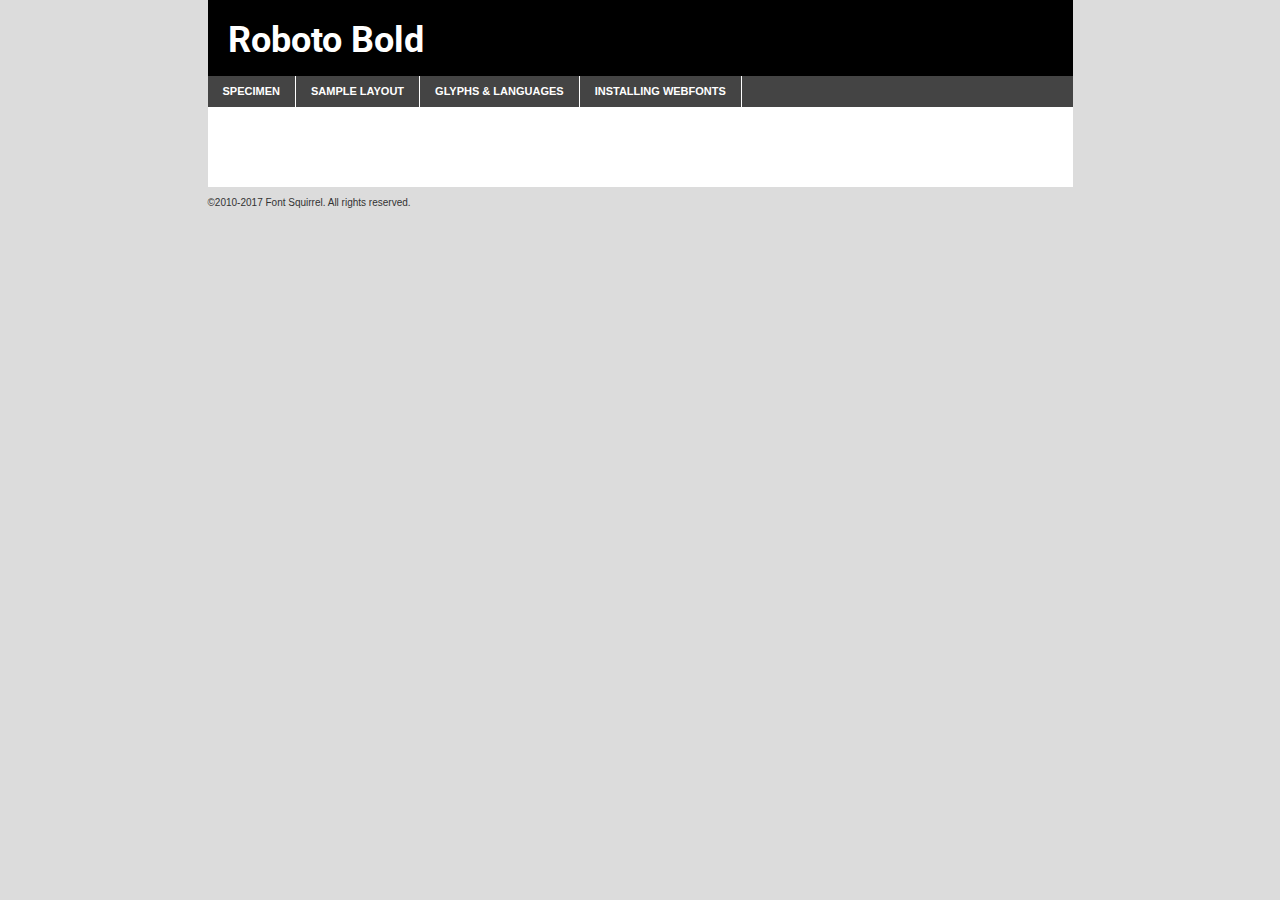
<file: fonts/roboto-bold-demo.html>
<!DOCTYPE html PUBLIC "-//W3C//DTD XHTML 1.0 Transitional//EN"
        "http://www.w3.org/TR/xhtml1/DTD/xhtml1-transitional.dtd">

<html xmlns="http://www.w3.org/1999/xhtml" xml:lang="en" lang="en">
<head>
    <meta http-equiv="Content-Type" content="text/html; charset=utf-8"/>
    <script src="http://ajax.googleapis.com/ajax/libs/jquery/1.7.2/jquery.min.js" type="text/javascript" charset="utf-8"></script>
    <script type="text/javascript">
		(function($) {
			$.fn.easyTabs = function(option) {
				var param = jQuery.extend({ fadeSpeed: 'fast', defaultContent: 1, activeClass: 'active' }, option);
				$(this).each(function() {
					var thisId = '#' + this.id;
					if ( param.defaultContent == '' )
					{
						param.defaultContent = 1;
					}
					if ( typeof param.defaultContent == 'number' )
					{
						var defaultTab = $(thisId + ' .tabs li:eq(' + (param.defaultContent - 1) + ') a').attr('href').substr(1);
					}
					else
					{
						var defaultTab = param.defaultContent;
					}
					$(thisId + ' .tabs li a').each(function() {
						var tabToHide = $(this).attr('href').substr(1);
						$('#' + tabToHide).addClass('easytabs-tab-content');
					});
					hideAll();
					changeContent(defaultTab);

					function hideAll() {$(thisId + ' .easytabs-tab-content').hide();}

					function changeContent(tabId)
					{
						hideAll();
						$(thisId + ' .tabs li').removeClass(param.activeClass);
						$(thisId + ' .tabs li a[href=#' + tabId + ']').closest('li').addClass(param.activeClass);
						if ( param.fadeSpeed != 'none' )
						{
							$(thisId + ' #' + tabId).fadeIn(param.fadeSpeed);
						}
						else
						{
							$(thisId + ' #' + tabId).show();
						}
					}

					$(thisId + ' .tabs li').click(function() {
						var tabId = $(this).find('a').attr('href').substr(1);
						changeContent(tabId);
						return false;
					});
				});
			}
		})(jQuery);
    </script>
    <link rel="stylesheet" href="specimen_files/specimen_stylesheet.css" type="text/css" charset="utf-8"/>
    <link rel="stylesheet" href="stylesheet.css" type="text/css" charset="utf-8"/>

    <style type="text/css">
        		body {
			font-family: 'robotobold';
        		}

            </style>

    <title>Roboto Bold Specimen</title>


    <script type="text/javascript" charset="utf-8">
		$(document).ready(function() {
			$('#container').easyTabs({ defaultContent: 1 });
		});
    </script>
</head>

<body>
<div id="container">
    <div id="header">
		Roboto Bold    </div>
    <ul class="tabs">
        <li><a href="#specimen">Specimen</a></li>
        <li><a href="#layout">Sample Layout</a></li>
		        <li><a href="#glyphs">Glyphs &amp; Languages</a></li>
        <li><a href="#installing">Installing Webfonts</a></li>

    </ul>

    <div id="main_content">


        <div id="specimen">

            <div class="section">
                <div class="grid12 firstcol">
                    <div class="huge">AaBb</div>
                </div>
            </div>

            <div class="section">
                <div class="glyph_range">A&#x200B;B&#x200b;C&#x200b;D&#x200b;E&#x200b;F&#x200b;G&#x200b;H&#x200b;I&#x200b;J&#x200b;K&#x200b;L&#x200b;M&#x200b;N&#x200b;O&#x200b;P&#x200b;Q&#x200b;R&#x200b;S&#x200b;T&#x200b;U&#x200b;V&#x200b;W&#x200b;X&#x200b;Y&#x200b;Z&#x200b;a&#x200b;b&#x200b;c&#x200b;d&#x200b;e&#x200b;f&#x200b;g&#x200b;h&#x200b;i&#x200b;j&#x200b;k&#x200b;l&#x200b;m&#x200b;n&#x200b;o&#x200b;p&#x200b;q&#x200b;r&#x200b;s&#x200b;t&#x200b;u&#x200b;v&#x200b;w&#x200b;x&#x200b;y&#x200b;z&#x200b;1&#x200b;2&#x200b;3&#x200b;4&#x200b;5&#x200b;6&#x200b;7&#x200b;8&#x200b;9&#x200b;0&#x200b;&amp;&#x200b;.&#x200b;,&#x200b;?&#x200b;!&#x200b;&#64;&#x200b;(&#x200b;)&#x200b;#&#x200b;$&#x200b;%&#x200b;*&#x200b;+&#x200b;-&#x200b;=&#x200b;:&#x200b;;</div>
            </div>
            <div class="section">
                <div class="grid12 firstcol">
                    <table class="sample_table">
                        <tr>
                            <td>10</td>
                            <td class="size10">abcdefghijklmnopqrstuvwxyzABCDEFGHIJKLMNOPQRSTUVWXYZ0123456789abcdefghijklmnopqrstuvwxyzABCDEFGHIJKLMNOPQRSTUVWXYZ0123456789abcdefghijklmnopqrstuvwxyzABCDEFGHIJKLMNOPQRSTUVWXYZ</td>
                        </tr>
                        <tr>
                            <td>11</td>
                            <td class="size11">abcdefghijklmnopqrstuvwxyzABCDEFGHIJKLMNOPQRSTUVWXYZ0123456789abcdefghijklmnopqrstuvwxyzABCDEFGHIJKLMNOPQRSTUVWXYZ0123456789abcdefghijklmnopqrstuvwxyzABCDEFGHIJKLMNOPQRSTUVWXYZ</td>
                        </tr>
                        <tr>
                            <td>12</td>
                            <td class="size12">abcdefghijklmnopqrstuvwxyzABCDEFGHIJKLMNOPQRSTUVWXYZ0123456789abcdefghijklmnopqrstuvwxyzABCDEFGHIJKLMNOPQRSTUVWXYZ0123456789abcdefghijklmnopqrstuvwxyzABCDEFGHIJKLMNOPQRSTUVWXYZ</td>
                        </tr>
                        <tr>
                            <td>13</td>
                            <td class="size13">abcdefghijklmnopqrstuvwxyzABCDEFGHIJKLMNOPQRSTUVWXYZ0123456789abcdefghijklmnopqrstuvwxyzABCDEFGHIJKLMNOPQRSTUVWXYZ0123456789abcdefghijklmnopqrstuvwxyzABCDEFGHIJKLMNOPQRSTUVWXYZ</td>
                        </tr>
                        <tr>
                            <td>14</td>
                            <td class="size14">abcdefghijklmnopqrstuvwxyzABCDEFGHIJKLMNOPQRSTUVWXYZ0123456789abcdefghijklmnopqrstuvwxyzABCDEFGHIJKLMNOPQRSTUVWXYZ0123456789abcdefghijklmnopqrstuvwxyzABCDEFGHIJKLMNOPQRSTUVWXYZ</td>
                        </tr>
                        <tr>
                            <td>16</td>
                            <td class="size16">abcdefghijklmnopqrstuvwxyzABCDEFGHIJKLMNOPQRSTUVWXYZ0123456789abcdefghijklmnopqrstuvwxyzABCDEFGHIJKLMNOPQRSTUVWXYZ</td>
                        </tr>
                        <tr>
                            <td>18</td>
                            <td class="size18">abcdefghijklmnopqrstuvwxyzABCDEFGHIJKLMNOPQRSTUVWXYZ0123456789abcdefghijklmnopqrstuvwxyzABCDEFGHIJKLMNOPQRSTUVWXYZ</td>
                        </tr>
                        <tr>
                            <td>20</td>
                            <td class="size20">abcdefghijklmnopqrstuvwxyzABCDEFGHIJKLMNOPQRSTUVWXYZ0123456789abcdefghijklmnopqrstuvwxyzABCDEFGHIJKLMNOPQRSTUVWXYZ</td>
                        </tr>
                        <tr>
                            <td>24</td>
                            <td class="size24">abcdefghijklmnopqrstuvwxyzABCDEFGHIJKLMNOPQRSTUVWXYZ0123456789abcdefghijklmnopqrstuvwxyzABCDEFGHIJKLMNOPQRSTUVWXYZ</td>
                        </tr>
                        <tr>
                            <td>30</td>
                            <td class="size30">abcdefghijklmnopqrstuvwxyzABCDEFGHIJKLMNOPQRSTUVWXYZ0123456789abcdefghijklmnopqrstuvwxyzABCDEFGHIJKLMNOPQRSTUVWXYZ</td>
                        </tr>
                        <tr>
                            <td>36</td>
                            <td class="size36">abcdefghijklmnopqrstuvwxyzABCDEFGHIJKLMNOPQRSTUVWXYZ0123456789abcdefghijklmnopqrstuvwxyzABCDEFGHIJKLMNOPQRSTUVWXYZ</td>
                        </tr>
                        <tr>
                            <td>48</td>
                            <td class="size48">abcdefghijklmnopqrstuvwxyzABCDEFGHIJKLMNOPQRSTUVWXYZ0123456789abcdefghijklmnopqrstuvwxyzABCDEFGHIJKLMNOPQRSTUVWXYZ</td>
                        </tr>
                        <tr>
                            <td>60</td>
                            <td class="size60">abcdefghijklmnopqrstuvwxyzABCDEFGHIJKLMNOPQRSTUVWXYZ0123456789abcdefghijklmnopqrstuvwxyzABCDEFGHIJKLMNOPQRSTUVWXYZ</td>
                        </tr>
                        <tr>
                            <td>72</td>
                            <td class="size72">abcdefghijklmnopqrstuvwxyzABCDEFGHIJKLMNOPQRSTUVWXYZ0123456789abcdefghijklmnopqrstuvwxyzABCDEFGHIJKLMNOPQRSTUVWXYZ</td>
                        </tr>
                        <tr>
                            <td>90</td>
                            <td class="size90">abcdefghijklmnopqrstuvwxyzABCDEFGHIJKLMNOPQRSTUVWXYZ0123456789abcdefghijklmnopqrstuvwxyzABCDEFGHIJKLMNOPQRSTUVWXYZ</td>
                        </tr>
                    </table>

                </div>

            </div>


            <div class="section" id="bodycomparison">


                <div id="xheight">
                    <div class="fontbody">&#x25FC;&#x25FC;&#x25FC;&#x25FC;&#x25FC;&#x25FC;&#x25FC;&#x25FC;&#x25FC;&#x25FC;&#x25FC;&#x25FC;&#x25FC;&#x25FC;&#x25FC;&#x25FC;&#x25FC;&#x25FC;&#x25FC;&#x25FC;&#x25FC;&#x25FC;&#x25FC;&#x25FC;&#x25FC;&#x25FC;&#x25FC;&#x25FC;&#x25FC;&#x25FC;&#x25FC;&#x25FC;&#x25FC;&#x25FC;&#x25FC;&#x25FC;&#x25FC;&#x25FC;&#x25FC;&#x25FC;&#x25FC;&#x25FC;&#x25FC;&#x25FC;&#x25FC;&#x25FC;&#x25FC;&#x25FC;&#x25FC;&#x25FC;&#x25FC;&#x25FC;&#x25FC;&#x25FC;&#x25FC;&#x25FC;&#x25FC;&#x25FC;&#x25FC;&#x25FC;&#x25FC;&#x25FC;&#x25FC;&#x25FC;&#x25FC;&#x25FC;&#x25FC;&#x25FC;&#x25FC;&#x25FC;&#x25FC;&#x25FC;&#x25FC;&#x25FC;&#x25FC;&#x25FC;&#x25FC;&#x25FC;&#x25FC;&#x25FC;&#x25FC;&#x25FC;&#x25FC;&#x25FC;&#x25FC;&#x25FC;&#x25FC;&#x25FC;&#x25FC;&#x25FC;&#x25FC;&#x25FC;&#x25FC;&#x25FC;&#x25FC;&#x25FC;&#x25FC;&#x25FC;&#x25FC;body</div>
                    <div class="arialbody">body</div>
                    <div class="verdanabody">body</div>
                    <div class="georgiabody">body</div>
                </div>
                <div class="fontbody" style="z-index:1">
                    body<span>Roboto Bold</span>
                </div>
                <div class="arialbody" style="z-index:1">
                    body<span>Arial</span>
                </div>
                <div class="verdanabody" style="z-index:1">
                    body<span>Verdana</span>
                </div>
                <div class="georgiabody" style="z-index:1">
                    body<span>Georgia</span>
                </div>


            </div>


            <div class="section psample psample_row1" id="">

                <div class="grid2 firstcol">
                    <p class="size10"><span>10.</span>Aenean lacinia bibendum nulla sed consectetur. Fusce dapibus, tellus ac cursus commodo, tortor mauris condimentum nibh, ut fermentum massa justo sit amet risus. Nullam id dolor id nibh ultricies vehicula ut id elit. Cum sociis natoque penatibus et magnis dis parturient montes, nascetur ridiculus mus. Nulla vitae elit libero, a pharetra augue.</p>

                </div>
                <div class="grid3">
                    <p class="size11"><span>11.</span>Aenean lacinia bibendum nulla sed consectetur. Fusce dapibus, tellus ac cursus commodo, tortor mauris condimentum nibh, ut fermentum massa justo sit amet risus. Nullam id dolor id nibh ultricies vehicula ut id elit. Cum sociis natoque penatibus et magnis dis parturient montes, nascetur ridiculus mus. Nulla vitae elit libero, a pharetra augue.</p>

                </div>
                <div class="grid3">
                    <p class="size12"><span>12.</span>Aenean lacinia bibendum nulla sed consectetur. Fusce dapibus, tellus ac cursus commodo, tortor mauris condimentum nibh, ut fermentum massa justo sit amet risus. Nullam id dolor id nibh ultricies vehicula ut id elit. Cum sociis natoque penatibus et magnis dis parturient montes, nascetur ridiculus mus. Nulla vitae elit libero, a pharetra augue.</p>

                </div>
                <div class="grid4">
                    <p class="size13"><span>13.</span>Aenean lacinia bibendum nulla sed consectetur. Fusce dapibus, tellus ac cursus commodo, tortor mauris condimentum nibh, ut fermentum massa justo sit amet risus. Nullam id dolor id nibh ultricies vehicula ut id elit. Cum sociis natoque penatibus et magnis dis parturient montes, nascetur ridiculus mus. Nulla vitae elit libero, a pharetra augue.</p>

                </div>
                <div class="white_blend"></div>

            </div>
            <div class="section psample psample_row2" id="">
                <div class="grid3 firstcol">
                    <p class="size14"><span>14.</span>Aenean lacinia bibendum nulla sed consectetur. Fusce dapibus, tellus ac cursus commodo, tortor mauris condimentum nibh, ut fermentum massa justo sit amet risus. Nullam id dolor id nibh ultricies vehicula ut id elit. Cum sociis natoque penatibus et magnis dis parturient montes, nascetur ridiculus mus. Nulla vitae elit libero, a pharetra augue.</p>

                </div>
                <div class="grid4">
                    <p class="size16"><span>16.</span>Aenean lacinia bibendum nulla sed consectetur. Fusce dapibus, tellus ac cursus commodo, tortor mauris condimentum nibh, ut fermentum massa justo sit amet risus. Nullam id dolor id nibh ultricies vehicula ut id elit. Cum sociis natoque penatibus et magnis dis parturient montes, nascetur ridiculus mus. Nulla vitae elit libero, a pharetra augue.</p>

                </div>
                <div class="grid5">
                    <p class="size18"><span>18.</span>Aenean lacinia bibendum nulla sed consectetur. Fusce dapibus, tellus ac cursus commodo, tortor mauris condimentum nibh, ut fermentum massa justo sit amet risus. Nullam id dolor id nibh ultricies vehicula ut id elit. Cum sociis natoque penatibus et magnis dis parturient montes, nascetur ridiculus mus. Nulla vitae elit libero, a pharetra augue.</p>

                </div>

                <div class="white_blend"></div>

            </div>

            <div class="section psample psample_row3" id="">
                <div class="grid5 firstcol">
                    <p class="size20"><span>20.</span>Aenean lacinia bibendum nulla sed consectetur. Fusce dapibus, tellus ac cursus commodo, tortor mauris condimentum nibh, ut fermentum massa justo sit amet risus. Nullam id dolor id nibh ultricies vehicula ut id elit. Cum sociis natoque penatibus et magnis dis parturient montes, nascetur ridiculus mus. Nulla vitae elit libero, a pharetra augue.</p>
                </div>
                <div class="grid7">
                    <p class="size24"><span>24.</span>Aenean lacinia bibendum nulla sed consectetur. Fusce dapibus, tellus ac cursus commodo, tortor mauris condimentum nibh, ut fermentum massa justo sit amet risus. Nullam id dolor id nibh ultricies vehicula ut id elit. Cum sociis natoque penatibus et magnis dis parturient montes, nascetur ridiculus mus. Nulla vitae elit libero, a pharetra augue.</p>
                </div>

                <div class="white_blend"></div>

            </div>

            <div class="section psample psample_row4" id="">
                <div class="grid12 firstcol">
                    <p class="size30"><span>30.</span>Aenean lacinia bibendum nulla sed consectetur. Fusce dapibus, tellus ac cursus commodo, tortor mauris condimentum nibh, ut fermentum massa justo sit amet risus. Nullam id dolor id nibh ultricies vehicula ut id elit. Cum sociis natoque penatibus et magnis dis parturient montes, nascetur ridiculus mus. Nulla vitae elit libero, a pharetra augue.</p>
                </div>
                <div class="white_blend"></div>

            </div>


            <div class="section psample psample_row1 fullreverse">
                <div class="grid2 firstcol">
                    <p class="size10"><span>10.</span>Aenean lacinia bibendum nulla sed consectetur. Fusce dapibus, tellus ac cursus commodo, tortor mauris condimentum nibh, ut fermentum massa justo sit amet risus. Nullam id dolor id nibh ultricies vehicula ut id elit. Cum sociis natoque penatibus et magnis dis parturient montes, nascetur ridiculus mus. Nulla vitae elit libero, a pharetra augue.</p>

                </div>
                <div class="grid3">
                    <p class="size11"><span>11.</span>Aenean lacinia bibendum nulla sed consectetur. Fusce dapibus, tellus ac cursus commodo, tortor mauris condimentum nibh, ut fermentum massa justo sit amet risus. Nullam id dolor id nibh ultricies vehicula ut id elit. Cum sociis natoque penatibus et magnis dis parturient montes, nascetur ridiculus mus. Nulla vitae elit libero, a pharetra augue.</p>

                </div>
                <div class="grid3">
                    <p class="size12"><span>12.</span>Aenean lacinia bibendum nulla sed consectetur. Fusce dapibus, tellus ac cursus commodo, tortor mauris condimentum nibh, ut fermentum massa justo sit amet risus. Nullam id dolor id nibh ultricies vehicula ut id elit. Cum sociis natoque penatibus et magnis dis parturient montes, nascetur ridiculus mus. Nulla vitae elit libero, a pharetra augue.</p>

                </div>
                <div class="grid4">
                    <p class="size13"><span>13.</span>Aenean lacinia bibendum nulla sed consectetur. Fusce dapibus, tellus ac cursus commodo, tortor mauris condimentum nibh, ut fermentum massa justo sit amet risus. Nullam id dolor id nibh ultricies vehicula ut id elit. Cum sociis natoque penatibus et magnis dis parturient montes, nascetur ridiculus mus. Nulla vitae elit libero, a pharetra augue.</p>

                </div>
                <div class="black_blend"></div>

            </div>

            <div class="section psample psample_row2 fullreverse">
                <div class="grid3 firstcol">
                    <p class="size14"><span>14.</span>Aenean lacinia bibendum nulla sed consectetur. Fusce dapibus, tellus ac cursus commodo, tortor mauris condimentum nibh, ut fermentum massa justo sit amet risus. Nullam id dolor id nibh ultricies vehicula ut id elit. Cum sociis natoque penatibus et magnis dis parturient montes, nascetur ridiculus mus. Nulla vitae elit libero, a pharetra augue.</p>

                </div>
                <div class="grid4">
                    <p class="size16"><span>16.</span>Aenean lacinia bibendum nulla sed consectetur. Fusce dapibus, tellus ac cursus commodo, tortor mauris condimentum nibh, ut fermentum massa justo sit amet risus. Nullam id dolor id nibh ultricies vehicula ut id elit. Cum sociis natoque penatibus et magnis dis parturient montes, nascetur ridiculus mus. Nulla vitae elit libero, a pharetra augue.</p>

                </div>
                <div class="grid5">
                    <p class="size18"><span>18.</span>Aenean lacinia bibendum nulla sed consectetur. Fusce dapibus, tellus ac cursus commodo, tortor mauris condimentum nibh, ut fermentum massa justo sit amet risus. Nullam id dolor id nibh ultricies vehicula ut id elit. Cum sociis natoque penatibus et magnis dis parturient montes, nascetur ridiculus mus. Nulla vitae elit libero, a pharetra augue.</p>

                </div>
                <div class="black_blend"></div>

            </div>

            <div class="section psample fullreverse psample_row3" id="">
                <div class="grid5 firstcol">
                    <p class="size20"><span>20.</span>Aenean lacinia bibendum nulla sed consectetur. Fusce dapibus, tellus ac cursus commodo, tortor mauris condimentum nibh, ut fermentum massa justo sit amet risus. Nullam id dolor id nibh ultricies vehicula ut id elit. Cum sociis natoque penatibus et magnis dis parturient montes, nascetur ridiculus mus. Nulla vitae elit libero, a pharetra augue.</p>
                </div>
                <div class="grid7">
                    <p class="size24"><span>24.</span>Aenean lacinia bibendum nulla sed consectetur. Fusce dapibus, tellus ac cursus commodo, tortor mauris condimentum nibh, ut fermentum massa justo sit amet risus. Nullam id dolor id nibh ultricies vehicula ut id elit. Cum sociis natoque penatibus et magnis dis parturient montes, nascetur ridiculus mus. Nulla vitae elit libero, a pharetra augue.</p>
                </div>

                <div class="black_blend"></div>

            </div>

            <div class="section psample fullreverse psample_row4" id="" style="border-bottom: 20px #000 solid;">
                <div class="grid12 firstcol">
                    <p class="size30"><span>30.</span>Aenean lacinia bibendum nulla sed consectetur. Fusce dapibus, tellus ac cursus commodo, tortor mauris condimentum nibh, ut fermentum massa justo sit amet risus. Nullam id dolor id nibh ultricies vehicula ut id elit. Cum sociis natoque penatibus et magnis dis parturient montes, nascetur ridiculus mus. Nulla vitae elit libero, a pharetra augue.</p>
                </div>
                <div class="black_blend"></div>

            </div>


        </div>

        <div id="layout">

            <div class="section">

                <div class="grid12 firstcol">
                    <h1>Lorem Ipsum Dolor</h1>
                    <h2>Etiam porta sem malesuada magna mollis euismod</h2>

                    <p class="byline">By <a href="#link">Aenean Lacinia</a></p>
                </div>
            </div>
            <div class="section">
                <div class="grid8 firstcol">
                    <p class="large">Donec sed odio dui. Morbi leo risus, porta ac consectetur ac, vestibulum at eros. Fusce dapibus, tellus ac cursus commodo, tortor mauris condimentum nibh, ut fermentum massa justo sit amet risus. </p>


                    <h3>Pellentesque ornare sem</h3>

                    <p>Maecenas sed diam eget risus varius blandit sit amet non magna. Maecenas faucibus mollis interdum. Donec ullamcorper nulla non metus auctor fringilla. Nullam id dolor id nibh ultricies vehicula ut id elit. Nullam id dolor id nibh ultricies vehicula ut id elit. </p>

                    <p>Aenean eu leo quam. Pellentesque ornare sem lacinia quam venenatis vestibulum. Lorem ipsum dolor sit amet, consectetur adipiscing elit. Cum sociis natoque penatibus et magnis dis parturient montes, nascetur ridiculus mus. </p>

                    <p>Nulla vitae elit libero, a pharetra augue. Praesent commodo cursus magna, vel scelerisque nisl consectetur et. Aenean lacinia bibendum nulla sed consectetur. </p>

                    <p>Nullam quis risus eget urna mollis ornare vel eu leo. Nullam quis risus eget urna mollis ornare vel eu leo. Maecenas sed diam eget risus varius blandit sit amet non magna. Donec ullamcorper nulla non metus auctor fringilla. </p>

                    <h3>Cras mattis consectetur</h3>

                    <p>Aenean eu leo quam. Pellentesque ornare sem lacinia quam venenatis vestibulum. Aenean lacinia bibendum nulla sed consectetur. Integer posuere erat a ante venenatis dapibus posuere velit aliquet. Cras mattis consectetur purus sit amet fermentum. </p>

                    <p>Nullam id dolor id nibh ultricies vehicula ut id elit. Nullam quis risus eget urna mollis ornare vel eu leo. Cras mattis consectetur purus sit amet fermentum.</p>
                </div>

                <div class="grid4 sidebar">

                    <div class="box reverse">
                        <p class="last">Nullam quis risus eget urna mollis ornare vel eu leo. Donec ullamcorper nulla non metus auctor fringilla. Cras mattis consectetur purus sit amet fermentum. Sed posuere consectetur est at lobortis. Lorem ipsum dolor sit amet, consectetur adipiscing elit. </p>
                    </div>

                    <p class="caption">Maecenas sed diam eget risus varius.</p>

                    <p>Vestibulum id ligula porta felis euismod semper. Integer posuere erat a ante venenatis dapibus posuere velit aliquet. Vestibulum id ligula porta felis euismod semper. Sed posuere consectetur est at lobortis. Maecenas sed diam eget risus varius blandit sit amet non magna. Fusce dapibus, tellus ac cursus commodo, tortor mauris condimentum nibh, ut fermentum massa justo sit amet risus. </p>


                    <p>Duis mollis, est non commodo luctus, nisi erat porttitor ligula, eget lacinia odio sem nec elit. Aenean lacinia bibendum nulla sed consectetur. Vivamus sagittis lacus vel augue laoreet rutrum faucibus dolor auctor. Aenean lacinia bibendum nulla sed consectetur. Nullam quis risus eget urna mollis ornare vel eu leo. </p>

                    <p>Praesent commodo cursus magna, vel scelerisque nisl consectetur et. Donec ullamcorper nulla non metus auctor fringilla. Maecenas faucibus mollis interdum. Fusce dapibus, tellus ac cursus commodo, tortor mauris condimentum nibh, ut fermentum massa justo sit amet risus. </p>

                </div>
            </div>

        </div>


		

        <div id="glyphs">
            <div class="section">
                <div class="grid12 firstcol">

                    <h1>Language Support</h1>
                    <p>The subset of Roboto Bold in this kit supports the following languages:<br/>

						Albanian, Basque, Breton, Chamorro, Danish, Dutch, English, Faroese, Finnish, French, Frisian, Galician, German, Icelandic, Italian, Malagasy, Norwegian, Portuguese, Spanish, Alsatian, Aragonese, Arapaho, Arrernte, Asturian, Aymara, Bislama, Cebuano, Corsican, Fijian, French_creole, Genoese, Gilbertese, Greenlandic, Haitian_creole, Hiligaynon, Hmong, Hopi, Ibanag, Iloko_ilokano, Indonesian, Interglossa_glosa, Interlingua, Irish_gaelic, Jerriais, Lojban, Lombard, Luxembourgeois, Manx, Mohawk, Norfolk_pitcairnese, Occitan, Oromo, Pangasinan, Papiamento, Piedmontese, Potawatomi, Rhaeto-romance, Romansh, Rotokas, Sami_lule, Samoan, Sardinian, Scots_gaelic, Seychelles_creole, Shona, Sicilian, Somali, Southern_ndebele, Swahili, Swati_swazi, Tagalog_filipino_pilipino, Tetum, Tok_pisin, Uyghur_latinized, Volapuk, Walloon, Warlpiri, Xhosa, Yapese, Zulu, Latinbasic, Ubasic, Demo                    </p>
                    <h1>Glyph Chart</h1>
                    <p>The subset of Roboto Bold in this kit includes all the glyphs listed below. Unicode entities are included above each glyph to help you insert individual characters into your layout.</p>
                    <div id="glyph_chart">

																																	                                <div><p>&amp;#2;</p>&#2;</div>
																				                                <div><p>&amp;#13;</p>&#13;</div>
																				                                <div><p>&amp;#32;</p>&#32;</div>
																				                                <div><p>&amp;#33;</p>&#33;</div>
																				                                <div><p>&amp;#34;</p>&#34;</div>
																				                                <div><p>&amp;#35;</p>&#35;</div>
																				                                <div><p>&amp;#36;</p>&#36;</div>
																				                                <div><p>&amp;#37;</p>&#37;</div>
																				                                <div><p>&amp;#38;</p>&#38;</div>
																				                                <div><p>&amp;#39;</p>&#39;</div>
																				                                <div><p>&amp;#40;</p>&#40;</div>
																				                                <div><p>&amp;#41;</p>&#41;</div>
																				                                <div><p>&amp;#42;</p>&#42;</div>
																				                                <div><p>&amp;#43;</p>&#43;</div>
																				                                <div><p>&amp;#44;</p>&#44;</div>
																				                                <div><p>&amp;#45;</p>&#45;</div>
																				                                <div><p>&amp;#46;</p>&#46;</div>
																				                                <div><p>&amp;#47;</p>&#47;</div>
																				                                <div><p>&amp;#48;</p>&#48;</div>
																				                                <div><p>&amp;#49;</p>&#49;</div>
																				                                <div><p>&amp;#50;</p>&#50;</div>
																				                                <div><p>&amp;#51;</p>&#51;</div>
																				                                <div><p>&amp;#52;</p>&#52;</div>
																				                                <div><p>&amp;#53;</p>&#53;</div>
																				                                <div><p>&amp;#54;</p>&#54;</div>
																				                                <div><p>&amp;#55;</p>&#55;</div>
																				                                <div><p>&amp;#56;</p>&#56;</div>
																				                                <div><p>&amp;#57;</p>&#57;</div>
																				                                <div><p>&amp;#58;</p>&#58;</div>
																				                                <div><p>&amp;#59;</p>&#59;</div>
																				                                <div><p>&amp;#60;</p>&#60;</div>
																				                                <div><p>&amp;#61;</p>&#61;</div>
																				                                <div><p>&amp;#62;</p>&#62;</div>
																				                                <div><p>&amp;#63;</p>&#63;</div>
																				                                <div><p>&amp;#64;</p>&#64;</div>
																				                                <div><p>&amp;#65;</p>&#65;</div>
																				                                <div><p>&amp;#66;</p>&#66;</div>
																				                                <div><p>&amp;#67;</p>&#67;</div>
																				                                <div><p>&amp;#68;</p>&#68;</div>
																				                                <div><p>&amp;#69;</p>&#69;</div>
																				                                <div><p>&amp;#70;</p>&#70;</div>
																				                                <div><p>&amp;#71;</p>&#71;</div>
																				                                <div><p>&amp;#72;</p>&#72;</div>
																				                                <div><p>&amp;#73;</p>&#73;</div>
																				                                <div><p>&amp;#74;</p>&#74;</div>
																				                                <div><p>&amp;#75;</p>&#75;</div>
																				                                <div><p>&amp;#76;</p>&#76;</div>
																				                                <div><p>&amp;#77;</p>&#77;</div>
																				                                <div><p>&amp;#78;</p>&#78;</div>
																				                                <div><p>&amp;#79;</p>&#79;</div>
																				                                <div><p>&amp;#80;</p>&#80;</div>
																				                                <div><p>&amp;#81;</p>&#81;</div>
																				                                <div><p>&amp;#82;</p>&#82;</div>
																				                                <div><p>&amp;#83;</p>&#83;</div>
																				                                <div><p>&amp;#84;</p>&#84;</div>
																				                                <div><p>&amp;#85;</p>&#85;</div>
																				                                <div><p>&amp;#86;</p>&#86;</div>
																				                                <div><p>&amp;#87;</p>&#87;</div>
																				                                <div><p>&amp;#88;</p>&#88;</div>
																				                                <div><p>&amp;#89;</p>&#89;</div>
																				                                <div><p>&amp;#90;</p>&#90;</div>
																				                                <div><p>&amp;#91;</p>&#91;</div>
																				                                <div><p>&amp;#92;</p>&#92;</div>
																				                                <div><p>&amp;#93;</p>&#93;</div>
																				                                <div><p>&amp;#94;</p>&#94;</div>
																				                                <div><p>&amp;#95;</p>&#95;</div>
																				                                <div><p>&amp;#96;</p>&#96;</div>
																				                                <div><p>&amp;#97;</p>&#97;</div>
																				                                <div><p>&amp;#98;</p>&#98;</div>
																				                                <div><p>&amp;#99;</p>&#99;</div>
																				                                <div><p>&amp;#100;</p>&#100;</div>
																				                                <div><p>&amp;#101;</p>&#101;</div>
																				                                <div><p>&amp;#102;</p>&#102;</div>
																				                                <div><p>&amp;#103;</p>&#103;</div>
																				                                <div><p>&amp;#104;</p>&#104;</div>
																				                                <div><p>&amp;#105;</p>&#105;</div>
																				                                <div><p>&amp;#106;</p>&#106;</div>
																				                                <div><p>&amp;#107;</p>&#107;</div>
																				                                <div><p>&amp;#108;</p>&#108;</div>
																				                                <div><p>&amp;#109;</p>&#109;</div>
																				                                <div><p>&amp;#110;</p>&#110;</div>
																				                                <div><p>&amp;#111;</p>&#111;</div>
																				                                <div><p>&amp;#112;</p>&#112;</div>
																				                                <div><p>&amp;#113;</p>&#113;</div>
																				                                <div><p>&amp;#114;</p>&#114;</div>
																				                                <div><p>&amp;#115;</p>&#115;</div>
																				                                <div><p>&amp;#116;</p>&#116;</div>
																				                                <div><p>&amp;#117;</p>&#117;</div>
																				                                <div><p>&amp;#118;</p>&#118;</div>
																				                                <div><p>&amp;#119;</p>&#119;</div>
																				                                <div><p>&amp;#120;</p>&#120;</div>
																				                                <div><p>&amp;#121;</p>&#121;</div>
																				                                <div><p>&amp;#122;</p>&#122;</div>
																				                                <div><p>&amp;#123;</p>&#123;</div>
																				                                <div><p>&amp;#124;</p>&#124;</div>
																				                                <div><p>&amp;#125;</p>&#125;</div>
																				                                <div><p>&amp;#126;</p>&#126;</div>
																				                                <div><p>&amp;#160;</p>&#160;</div>
																				                                <div><p>&amp;#161;</p>&#161;</div>
																				                                <div><p>&amp;#162;</p>&#162;</div>
																				                                <div><p>&amp;#163;</p>&#163;</div>
																				                                <div><p>&amp;#164;</p>&#164;</div>
																				                                <div><p>&amp;#165;</p>&#165;</div>
																				                                <div><p>&amp;#166;</p>&#166;</div>
																				                                <div><p>&amp;#167;</p>&#167;</div>
																				                                <div><p>&amp;#168;</p>&#168;</div>
																				                                <div><p>&amp;#169;</p>&#169;</div>
																				                                <div><p>&amp;#170;</p>&#170;</div>
																				                                <div><p>&amp;#171;</p>&#171;</div>
																				                                <div><p>&amp;#172;</p>&#172;</div>
																				                                <div><p>&amp;#173;</p>&#173;</div>
																				                                <div><p>&amp;#174;</p>&#174;</div>
																				                                <div><p>&amp;#175;</p>&#175;</div>
																				                                <div><p>&amp;#176;</p>&#176;</div>
																				                                <div><p>&amp;#177;</p>&#177;</div>
																				                                <div><p>&amp;#178;</p>&#178;</div>
																				                                <div><p>&amp;#179;</p>&#179;</div>
																				                                <div><p>&amp;#180;</p>&#180;</div>
																				                                <div><p>&amp;#181;</p>&#181;</div>
																				                                <div><p>&amp;#182;</p>&#182;</div>
																				                                <div><p>&amp;#183;</p>&#183;</div>
																				                                <div><p>&amp;#184;</p>&#184;</div>
																				                                <div><p>&amp;#185;</p>&#185;</div>
																				                                <div><p>&amp;#186;</p>&#186;</div>
																				                                <div><p>&amp;#187;</p>&#187;</div>
																				                                <div><p>&amp;#188;</p>&#188;</div>
																				                                <div><p>&amp;#189;</p>&#189;</div>
																				                                <div><p>&amp;#190;</p>&#190;</div>
																				                                <div><p>&amp;#191;</p>&#191;</div>
																				                                <div><p>&amp;#192;</p>&#192;</div>
																				                                <div><p>&amp;#193;</p>&#193;</div>
																				                                <div><p>&amp;#194;</p>&#194;</div>
																				                                <div><p>&amp;#195;</p>&#195;</div>
																				                                <div><p>&amp;#196;</p>&#196;</div>
																				                                <div><p>&amp;#197;</p>&#197;</div>
																				                                <div><p>&amp;#198;</p>&#198;</div>
																				                                <div><p>&amp;#199;</p>&#199;</div>
																				                                <div><p>&amp;#200;</p>&#200;</div>
																				                                <div><p>&amp;#201;</p>&#201;</div>
																				                                <div><p>&amp;#202;</p>&#202;</div>
																				                                <div><p>&amp;#203;</p>&#203;</div>
																				                                <div><p>&amp;#204;</p>&#204;</div>
																				                                <div><p>&amp;#205;</p>&#205;</div>
																				                                <div><p>&amp;#206;</p>&#206;</div>
																				                                <div><p>&amp;#207;</p>&#207;</div>
																				                                <div><p>&amp;#208;</p>&#208;</div>
																				                                <div><p>&amp;#209;</p>&#209;</div>
																				                                <div><p>&amp;#210;</p>&#210;</div>
																				                                <div><p>&amp;#211;</p>&#211;</div>
																				                                <div><p>&amp;#212;</p>&#212;</div>
																				                                <div><p>&amp;#213;</p>&#213;</div>
																				                                <div><p>&amp;#214;</p>&#214;</div>
																				                                <div><p>&amp;#215;</p>&#215;</div>
																				                                <div><p>&amp;#216;</p>&#216;</div>
																				                                <div><p>&amp;#217;</p>&#217;</div>
																				                                <div><p>&amp;#218;</p>&#218;</div>
																				                                <div><p>&amp;#219;</p>&#219;</div>
																				                                <div><p>&amp;#220;</p>&#220;</div>
																				                                <div><p>&amp;#221;</p>&#221;</div>
																				                                <div><p>&amp;#222;</p>&#222;</div>
																				                                <div><p>&amp;#223;</p>&#223;</div>
																				                                <div><p>&amp;#224;</p>&#224;</div>
																				                                <div><p>&amp;#225;</p>&#225;</div>
																				                                <div><p>&amp;#226;</p>&#226;</div>
																				                                <div><p>&amp;#227;</p>&#227;</div>
																				                                <div><p>&amp;#228;</p>&#228;</div>
																				                                <div><p>&amp;#229;</p>&#229;</div>
																				                                <div><p>&amp;#230;</p>&#230;</div>
																				                                <div><p>&amp;#231;</p>&#231;</div>
																				                                <div><p>&amp;#232;</p>&#232;</div>
																				                                <div><p>&amp;#233;</p>&#233;</div>
																				                                <div><p>&amp;#234;</p>&#234;</div>
																				                                <div><p>&amp;#235;</p>&#235;</div>
																				                                <div><p>&amp;#236;</p>&#236;</div>
																				                                <div><p>&amp;#237;</p>&#237;</div>
																				                                <div><p>&amp;#238;</p>&#238;</div>
																				                                <div><p>&amp;#239;</p>&#239;</div>
																				                                <div><p>&amp;#240;</p>&#240;</div>
																				                                <div><p>&amp;#241;</p>&#241;</div>
																				                                <div><p>&amp;#242;</p>&#242;</div>
																				                                <div><p>&amp;#243;</p>&#243;</div>
																				                                <div><p>&amp;#244;</p>&#244;</div>
																				                                <div><p>&amp;#245;</p>&#245;</div>
																				                                <div><p>&amp;#246;</p>&#246;</div>
																				                                <div><p>&amp;#247;</p>&#247;</div>
																				                                <div><p>&amp;#248;</p>&#248;</div>
																				                                <div><p>&amp;#249;</p>&#249;</div>
																				                                <div><p>&amp;#250;</p>&#250;</div>
																				                                <div><p>&amp;#251;</p>&#251;</div>
																				                                <div><p>&amp;#252;</p>&#252;</div>
																				                                <div><p>&amp;#253;</p>&#253;</div>
																				                                <div><p>&amp;#254;</p>&#254;</div>
																				                                <div><p>&amp;#255;</p>&#255;</div>
																				                                <div><p>&amp;#338;</p>&#338;</div>
																				                                <div><p>&amp;#339;</p>&#339;</div>
																				                                <div><p>&amp;#376;</p>&#376;</div>
																				                                <div><p>&amp;#710;</p>&#710;</div>
																				                                <div><p>&amp;#732;</p>&#732;</div>
																				                                <div><p>&amp;#8192;</p>&#8192;</div>
																				                                <div><p>&amp;#8193;</p>&#8193;</div>
																				                                <div><p>&amp;#8194;</p>&#8194;</div>
																				                                <div><p>&amp;#8195;</p>&#8195;</div>
																				                                <div><p>&amp;#8196;</p>&#8196;</div>
																				                                <div><p>&amp;#8197;</p>&#8197;</div>
																				                                <div><p>&amp;#8198;</p>&#8198;</div>
																				                                <div><p>&amp;#8199;</p>&#8199;</div>
																				                                <div><p>&amp;#8200;</p>&#8200;</div>
																				                                <div><p>&amp;#8201;</p>&#8201;</div>
																				                                <div><p>&amp;#8202;</p>&#8202;</div>
																				                                <div><p>&amp;#8208;</p>&#8208;</div>
																				                                <div><p>&amp;#8209;</p>&#8209;</div>
																				                                <div><p>&amp;#8210;</p>&#8210;</div>
																				                                <div><p>&amp;#8211;</p>&#8211;</div>
																				                                <div><p>&amp;#8212;</p>&#8212;</div>
																				                                <div><p>&amp;#8216;</p>&#8216;</div>
																				                                <div><p>&amp;#8217;</p>&#8217;</div>
																				                                <div><p>&amp;#8218;</p>&#8218;</div>
																				                                <div><p>&amp;#8220;</p>&#8220;</div>
																				                                <div><p>&amp;#8221;</p>&#8221;</div>
																				                                <div><p>&amp;#8222;</p>&#8222;</div>
																				                                <div><p>&amp;#8226;</p>&#8226;</div>
																				                                <div><p>&amp;#8230;</p>&#8230;</div>
																				                                <div><p>&amp;#8239;</p>&#8239;</div>
																				                                <div><p>&amp;#8249;</p>&#8249;</div>
																				                                <div><p>&amp;#8250;</p>&#8250;</div>
																				                                <div><p>&amp;#8287;</p>&#8287;</div>
																				                                <div><p>&amp;#8364;</p>&#8364;</div>
																				                                <div><p>&amp;#8482;</p>&#8482;</div>
																				                                <div><p>&amp;#9724;</p>&#9724;</div>
																				                                <div><p>&amp;#64257;</p>&#64257;</div>
																				                                <div><p>&amp;#64258;</p>&#64258;</div>
																				                                <div><p>&amp;#64259;</p>&#64259;</div>
																				                                <div><p>&amp;#64260;</p>&#64260;</div>
																																                    </div>
                </div>


            </div>
        </div>


        <div id="specs">

        </div>

        <div id="installing">
            <div class="section">
                <div class="grid7 firstcol">
                    <h1>Installing Webfonts</h1>

                    <p>Webfonts are supported by all major browser platforms but not all in the same way. There are currently four different font formats that must be included in order to target all browsers. This includes TTF, WOFF, EOT and SVG.</p>

                    <h2>1. Upload your webfonts</h2>
                    <p>You must upload your webfont kit to your website. They should be in or near the same directory as your CSS files.</p>

                    <h2>2. Include the webfont stylesheet</h2>
                    <p>A special CSS @font-face declaration helps the various browsers select the appropriate font it needs without causing you a bunch of headaches. Learn more about this syntax by reading the <a href="https://www.fontspring.com/blog/further-hardening-of-the-bulletproof-syntax">Fontspring blog post</a> about it. The code for it is as follows:</p>


                    <code>
                        @font-face{
                        font-family: 'MyWebFont';
                        src: url('WebFont.eot');
                        src: url('WebFont.eot?#iefix') format('embedded-opentype'),
                        url('WebFont.woff') format('woff'),
                        url('WebFont.ttf') format('truetype'),
                        url('WebFont.svg#webfont') format('svg');
                        }
                    </code>

                    <p>We've already gone ahead and generated the code for you. All you have to do is link to the stylesheet in your HTML, like this:</p>
                    <code>&lt;link rel=&quot;stylesheet&quot; href=&quot;stylesheet.css&quot; type=&quot;text/css&quot; charset=&quot;utf-8&quot; /&gt;</code>

                    <h2>3. Modify your own stylesheet</h2>
                    <p>To take advantage of your new fonts, you must tell your stylesheet to use them. Look at the original @font-face declaration above and find the property called "font-family." The name linked there will be what you use to reference the font. Prepend that webfont name to the font stack in the "font-family" property, inside the selector you want to change. For example:</p>
                    <code>p { font-family: 'WebFont', Arial, sans-serif; }</code>

                    <h2>4. Test</h2>
                    <p>Getting webfonts to work cross-browser <em>can</em> be tricky. Use the information in the sidebar to help you if you find that fonts aren't loading in a particular browser.</p>
                </div>

                <div class="grid5 sidebar">
                    <div class="box">
                        <h2>Troubleshooting<br/>Font-Face Problems</h2>
                        <p>Having trouble getting your webfonts to load in your new website? Here are some tips to sort out what might be the problem.</p>

                        <h3>Fonts not showing in any browser</h3>

                        <p>This sounds like you need to work on the plumbing. You either did not upload the fonts to the correct directory, or you did not link the fonts properly in the CSS. If you've confirmed that all this is correct and you still have a problem, take a look at your .htaccess file and see if requests are getting intercepted.</p>

                        <h3>Fonts not loading in iPhone or iPad</h3>

                        <p>The most common problem here is that you are serving the fonts from an IIS server. IIS refuses to serve files that have unknown MIME types. If that is the case, you must set the MIME type for SVG to "image/svg+xml" in the server settings. Follow these instructions from Microsoft if you need help.</p>

                        <h3>Fonts not loading in Firefox</h3>

                        <p>The primary reason for this failure? You are still using a version Firefox older than 3.5. So upgrade already! If that isn't it, then you are very likely serving fonts from a different domain. Firefox requires that all font assets be served from the same domain. Lastly it is possible that you need to add WOFF to your list of MIME types (if you are serving via IIS.)</p>

                        <h3>Fonts not loading in IE</h3>

                        <p>Are you looking at Internet Explorer on an actual Windows machine or are you cheating by using a service like Adobe BrowserLab? Many of these screenshot services do not render @font-face for IE. Best to test it on a real machine.</p>

                        <h3>Fonts not loading in IE9</h3>

                        <p>IE9, like Firefox, requires that fonts be served from the same domain as the website. Make sure that is the case.</p>
                    </div>
                </div>
            </div>

        </div>

    </div>
    <div id="footer">
        <p>&copy;2010-2017 Font Squirrel. All rights reserved.</p>
    </div>
</div>
</body>
</html>
</file>
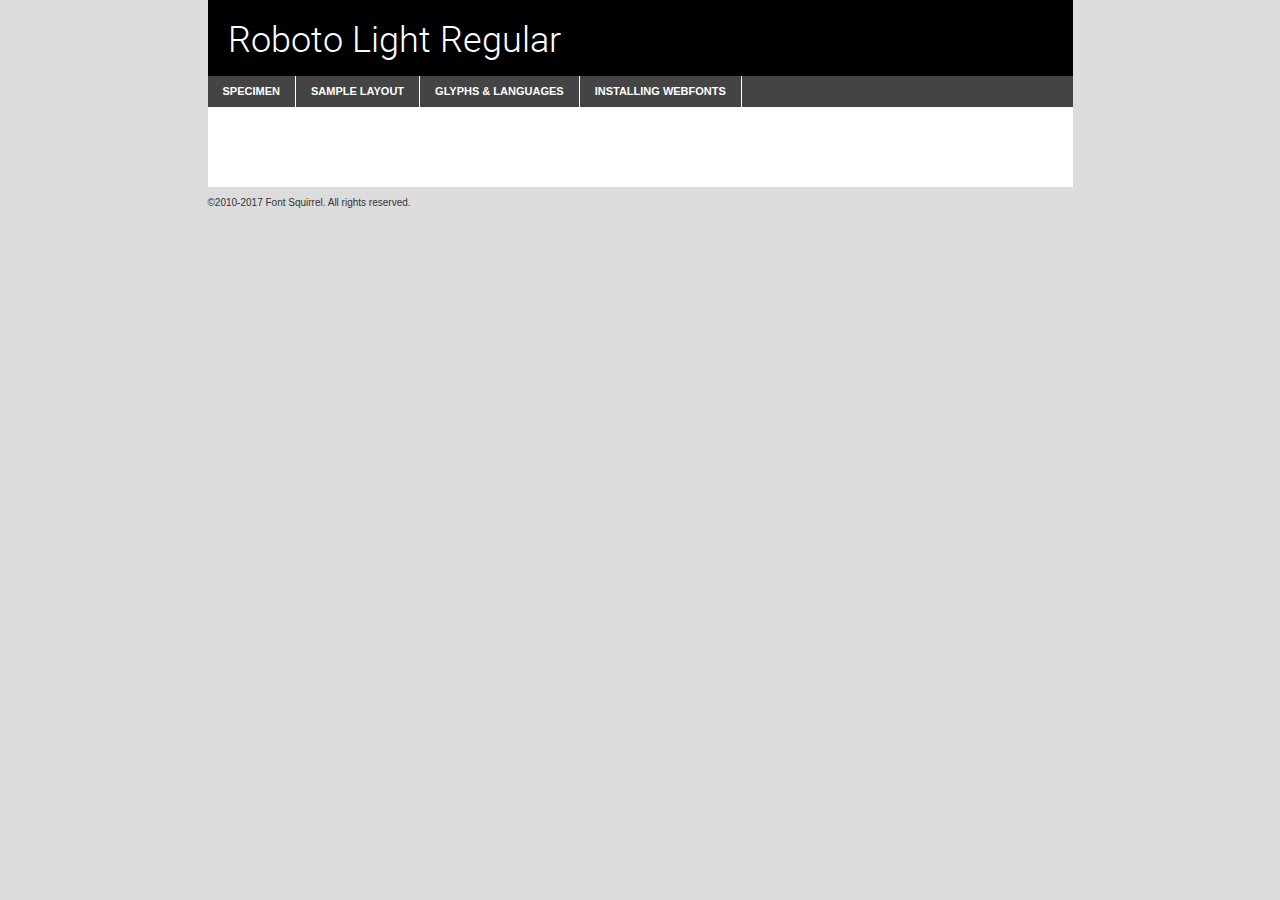
<file: fonts/roboto-light-demo.html>
<!DOCTYPE html PUBLIC "-//W3C//DTD XHTML 1.0 Transitional//EN"
        "http://www.w3.org/TR/xhtml1/DTD/xhtml1-transitional.dtd">

<html xmlns="http://www.w3.org/1999/xhtml" xml:lang="en" lang="en">
<head>
    <meta http-equiv="Content-Type" content="text/html; charset=utf-8"/>
    <script src="http://ajax.googleapis.com/ajax/libs/jquery/1.7.2/jquery.min.js" type="text/javascript" charset="utf-8"></script>
    <script type="text/javascript">
		(function($) {
			$.fn.easyTabs = function(option) {
				var param = jQuery.extend({ fadeSpeed: 'fast', defaultContent: 1, activeClass: 'active' }, option);
				$(this).each(function() {
					var thisId = '#' + this.id;
					if ( param.defaultContent == '' )
					{
						param.defaultContent = 1;
					}
					if ( typeof param.defaultContent == 'number' )
					{
						var defaultTab = $(thisId + ' .tabs li:eq(' + (param.defaultContent - 1) + ') a').attr('href').substr(1);
					}
					else
					{
						var defaultTab = param.defaultContent;
					}
					$(thisId + ' .tabs li a').each(function() {
						var tabToHide = $(this).attr('href').substr(1);
						$('#' + tabToHide).addClass('easytabs-tab-content');
					});
					hideAll();
					changeContent(defaultTab);

					function hideAll() {$(thisId + ' .easytabs-tab-content').hide();}

					function changeContent(tabId)
					{
						hideAll();
						$(thisId + ' .tabs li').removeClass(param.activeClass);
						$(thisId + ' .tabs li a[href=#' + tabId + ']').closest('li').addClass(param.activeClass);
						if ( param.fadeSpeed != 'none' )
						{
							$(thisId + ' #' + tabId).fadeIn(param.fadeSpeed);
						}
						else
						{
							$(thisId + ' #' + tabId).show();
						}
					}

					$(thisId + ' .tabs li').click(function() {
						var tabId = $(this).find('a').attr('href').substr(1);
						changeContent(tabId);
						return false;
					});
				});
			}
		})(jQuery);
    </script>
    <link rel="stylesheet" href="specimen_files/specimen_stylesheet.css" type="text/css" charset="utf-8"/>
    <link rel="stylesheet" href="stylesheet.css" type="text/css" charset="utf-8"/>

    <style type="text/css">
        		body {
			font-family: 'robotolight';
        		}

            </style>

    <title>Roboto Light Regular Specimen</title>


    <script type="text/javascript" charset="utf-8">
		$(document).ready(function() {
			$('#container').easyTabs({ defaultContent: 1 });
		});
    </script>
</head>

<body>
<div id="container">
    <div id="header">
		Roboto Light Regular    </div>
    <ul class="tabs">
        <li><a href="#specimen">Specimen</a></li>
        <li><a href="#layout">Sample Layout</a></li>
		        <li><a href="#glyphs">Glyphs &amp; Languages</a></li>
        <li><a href="#installing">Installing Webfonts</a></li>

    </ul>

    <div id="main_content">


        <div id="specimen">

            <div class="section">
                <div class="grid12 firstcol">
                    <div class="huge">AaBb</div>
                </div>
            </div>

            <div class="section">
                <div class="glyph_range">A&#x200B;B&#x200b;C&#x200b;D&#x200b;E&#x200b;F&#x200b;G&#x200b;H&#x200b;I&#x200b;J&#x200b;K&#x200b;L&#x200b;M&#x200b;N&#x200b;O&#x200b;P&#x200b;Q&#x200b;R&#x200b;S&#x200b;T&#x200b;U&#x200b;V&#x200b;W&#x200b;X&#x200b;Y&#x200b;Z&#x200b;a&#x200b;b&#x200b;c&#x200b;d&#x200b;e&#x200b;f&#x200b;g&#x200b;h&#x200b;i&#x200b;j&#x200b;k&#x200b;l&#x200b;m&#x200b;n&#x200b;o&#x200b;p&#x200b;q&#x200b;r&#x200b;s&#x200b;t&#x200b;u&#x200b;v&#x200b;w&#x200b;x&#x200b;y&#x200b;z&#x200b;1&#x200b;2&#x200b;3&#x200b;4&#x200b;5&#x200b;6&#x200b;7&#x200b;8&#x200b;9&#x200b;0&#x200b;&amp;&#x200b;.&#x200b;,&#x200b;?&#x200b;!&#x200b;&#64;&#x200b;(&#x200b;)&#x200b;#&#x200b;$&#x200b;%&#x200b;*&#x200b;+&#x200b;-&#x200b;=&#x200b;:&#x200b;;</div>
            </div>
            <div class="section">
                <div class="grid12 firstcol">
                    <table class="sample_table">
                        <tr>
                            <td>10</td>
                            <td class="size10">abcdefghijklmnopqrstuvwxyzABCDEFGHIJKLMNOPQRSTUVWXYZ0123456789abcdefghijklmnopqrstuvwxyzABCDEFGHIJKLMNOPQRSTUVWXYZ0123456789abcdefghijklmnopqrstuvwxyzABCDEFGHIJKLMNOPQRSTUVWXYZ</td>
                        </tr>
                        <tr>
                            <td>11</td>
                            <td class="size11">abcdefghijklmnopqrstuvwxyzABCDEFGHIJKLMNOPQRSTUVWXYZ0123456789abcdefghijklmnopqrstuvwxyzABCDEFGHIJKLMNOPQRSTUVWXYZ0123456789abcdefghijklmnopqrstuvwxyzABCDEFGHIJKLMNOPQRSTUVWXYZ</td>
                        </tr>
                        <tr>
                            <td>12</td>
                            <td class="size12">abcdefghijklmnopqrstuvwxyzABCDEFGHIJKLMNOPQRSTUVWXYZ0123456789abcdefghijklmnopqrstuvwxyzABCDEFGHIJKLMNOPQRSTUVWXYZ0123456789abcdefghijklmnopqrstuvwxyzABCDEFGHIJKLMNOPQRSTUVWXYZ</td>
                        </tr>
                        <tr>
                            <td>13</td>
                            <td class="size13">abcdefghijklmnopqrstuvwxyzABCDEFGHIJKLMNOPQRSTUVWXYZ0123456789abcdefghijklmnopqrstuvwxyzABCDEFGHIJKLMNOPQRSTUVWXYZ0123456789abcdefghijklmnopqrstuvwxyzABCDEFGHIJKLMNOPQRSTUVWXYZ</td>
                        </tr>
                        <tr>
                            <td>14</td>
                            <td class="size14">abcdefghijklmnopqrstuvwxyzABCDEFGHIJKLMNOPQRSTUVWXYZ0123456789abcdefghijklmnopqrstuvwxyzABCDEFGHIJKLMNOPQRSTUVWXYZ0123456789abcdefghijklmnopqrstuvwxyzABCDEFGHIJKLMNOPQRSTUVWXYZ</td>
                        </tr>
                        <tr>
                            <td>16</td>
                            <td class="size16">abcdefghijklmnopqrstuvwxyzABCDEFGHIJKLMNOPQRSTUVWXYZ0123456789abcdefghijklmnopqrstuvwxyzABCDEFGHIJKLMNOPQRSTUVWXYZ</td>
                        </tr>
                        <tr>
                            <td>18</td>
                            <td class="size18">abcdefghijklmnopqrstuvwxyzABCDEFGHIJKLMNOPQRSTUVWXYZ0123456789abcdefghijklmnopqrstuvwxyzABCDEFGHIJKLMNOPQRSTUVWXYZ</td>
                        </tr>
                        <tr>
                            <td>20</td>
                            <td class="size20">abcdefghijklmnopqrstuvwxyzABCDEFGHIJKLMNOPQRSTUVWXYZ0123456789abcdefghijklmnopqrstuvwxyzABCDEFGHIJKLMNOPQRSTUVWXYZ</td>
                        </tr>
                        <tr>
                            <td>24</td>
                            <td class="size24">abcdefghijklmnopqrstuvwxyzABCDEFGHIJKLMNOPQRSTUVWXYZ0123456789abcdefghijklmnopqrstuvwxyzABCDEFGHIJKLMNOPQRSTUVWXYZ</td>
                        </tr>
                        <tr>
                            <td>30</td>
                            <td class="size30">abcdefghijklmnopqrstuvwxyzABCDEFGHIJKLMNOPQRSTUVWXYZ0123456789abcdefghijklmnopqrstuvwxyzABCDEFGHIJKLMNOPQRSTUVWXYZ</td>
                        </tr>
                        <tr>
                            <td>36</td>
                            <td class="size36">abcdefghijklmnopqrstuvwxyzABCDEFGHIJKLMNOPQRSTUVWXYZ0123456789abcdefghijklmnopqrstuvwxyzABCDEFGHIJKLMNOPQRSTUVWXYZ</td>
                        </tr>
                        <tr>
                            <td>48</td>
                            <td class="size48">abcdefghijklmnopqrstuvwxyzABCDEFGHIJKLMNOPQRSTUVWXYZ0123456789abcdefghijklmnopqrstuvwxyzABCDEFGHIJKLMNOPQRSTUVWXYZ</td>
                        </tr>
                        <tr>
                            <td>60</td>
                            <td class="size60">abcdefghijklmnopqrstuvwxyzABCDEFGHIJKLMNOPQRSTUVWXYZ0123456789abcdefghijklmnopqrstuvwxyzABCDEFGHIJKLMNOPQRSTUVWXYZ</td>
                        </tr>
                        <tr>
                            <td>72</td>
                            <td class="size72">abcdefghijklmnopqrstuvwxyzABCDEFGHIJKLMNOPQRSTUVWXYZ0123456789abcdefghijklmnopqrstuvwxyzABCDEFGHIJKLMNOPQRSTUVWXYZ</td>
                        </tr>
                        <tr>
                            <td>90</td>
                            <td class="size90">abcdefghijklmnopqrstuvwxyzABCDEFGHIJKLMNOPQRSTUVWXYZ0123456789abcdefghijklmnopqrstuvwxyzABCDEFGHIJKLMNOPQRSTUVWXYZ</td>
                        </tr>
                    </table>

                </div>

            </div>


            <div class="section" id="bodycomparison">


                <div id="xheight">
                    <div class="fontbody">&#x25FC;&#x25FC;&#x25FC;&#x25FC;&#x25FC;&#x25FC;&#x25FC;&#x25FC;&#x25FC;&#x25FC;&#x25FC;&#x25FC;&#x25FC;&#x25FC;&#x25FC;&#x25FC;&#x25FC;&#x25FC;&#x25FC;&#x25FC;&#x25FC;&#x25FC;&#x25FC;&#x25FC;&#x25FC;&#x25FC;&#x25FC;&#x25FC;&#x25FC;&#x25FC;&#x25FC;&#x25FC;&#x25FC;&#x25FC;&#x25FC;&#x25FC;&#x25FC;&#x25FC;&#x25FC;&#x25FC;&#x25FC;&#x25FC;&#x25FC;&#x25FC;&#x25FC;&#x25FC;&#x25FC;&#x25FC;&#x25FC;&#x25FC;&#x25FC;&#x25FC;&#x25FC;&#x25FC;&#x25FC;&#x25FC;&#x25FC;&#x25FC;&#x25FC;&#x25FC;&#x25FC;&#x25FC;&#x25FC;&#x25FC;&#x25FC;&#x25FC;&#x25FC;&#x25FC;&#x25FC;&#x25FC;&#x25FC;&#x25FC;&#x25FC;&#x25FC;&#x25FC;&#x25FC;&#x25FC;&#x25FC;&#x25FC;&#x25FC;&#x25FC;&#x25FC;&#x25FC;&#x25FC;&#x25FC;&#x25FC;&#x25FC;&#x25FC;&#x25FC;&#x25FC;&#x25FC;&#x25FC;&#x25FC;&#x25FC;&#x25FC;&#x25FC;&#x25FC;&#x25FC;&#x25FC;body</div>
                    <div class="arialbody">body</div>
                    <div class="verdanabody">body</div>
                    <div class="georgiabody">body</div>
                </div>
                <div class="fontbody" style="z-index:1">
                    body<span>Roboto Light Regular</span>
                </div>
                <div class="arialbody" style="z-index:1">
                    body<span>Arial</span>
                </div>
                <div class="verdanabody" style="z-index:1">
                    body<span>Verdana</span>
                </div>
                <div class="georgiabody" style="z-index:1">
                    body<span>Georgia</span>
                </div>


            </div>


            <div class="section psample psample_row1" id="">

                <div class="grid2 firstcol">
                    <p class="size10"><span>10.</span>Aenean lacinia bibendum nulla sed consectetur. Fusce dapibus, tellus ac cursus commodo, tortor mauris condimentum nibh, ut fermentum massa justo sit amet risus. Nullam id dolor id nibh ultricies vehicula ut id elit. Cum sociis natoque penatibus et magnis dis parturient montes, nascetur ridiculus mus. Nulla vitae elit libero, a pharetra augue.</p>

                </div>
                <div class="grid3">
                    <p class="size11"><span>11.</span>Aenean lacinia bibendum nulla sed consectetur. Fusce dapibus, tellus ac cursus commodo, tortor mauris condimentum nibh, ut fermentum massa justo sit amet risus. Nullam id dolor id nibh ultricies vehicula ut id elit. Cum sociis natoque penatibus et magnis dis parturient montes, nascetur ridiculus mus. Nulla vitae elit libero, a pharetra augue.</p>

                </div>
                <div class="grid3">
                    <p class="size12"><span>12.</span>Aenean lacinia bibendum nulla sed consectetur. Fusce dapibus, tellus ac cursus commodo, tortor mauris condimentum nibh, ut fermentum massa justo sit amet risus. Nullam id dolor id nibh ultricies vehicula ut id elit. Cum sociis natoque penatibus et magnis dis parturient montes, nascetur ridiculus mus. Nulla vitae elit libero, a pharetra augue.</p>

                </div>
                <div class="grid4">
                    <p class="size13"><span>13.</span>Aenean lacinia bibendum nulla sed consectetur. Fusce dapibus, tellus ac cursus commodo, tortor mauris condimentum nibh, ut fermentum massa justo sit amet risus. Nullam id dolor id nibh ultricies vehicula ut id elit. Cum sociis natoque penatibus et magnis dis parturient montes, nascetur ridiculus mus. Nulla vitae elit libero, a pharetra augue.</p>

                </div>
                <div class="white_blend"></div>

            </div>
            <div class="section psample psample_row2" id="">
                <div class="grid3 firstcol">
                    <p class="size14"><span>14.</span>Aenean lacinia bibendum nulla sed consectetur. Fusce dapibus, tellus ac cursus commodo, tortor mauris condimentum nibh, ut fermentum massa justo sit amet risus. Nullam id dolor id nibh ultricies vehicula ut id elit. Cum sociis natoque penatibus et magnis dis parturient montes, nascetur ridiculus mus. Nulla vitae elit libero, a pharetra augue.</p>

                </div>
                <div class="grid4">
                    <p class="size16"><span>16.</span>Aenean lacinia bibendum nulla sed consectetur. Fusce dapibus, tellus ac cursus commodo, tortor mauris condimentum nibh, ut fermentum massa justo sit amet risus. Nullam id dolor id nibh ultricies vehicula ut id elit. Cum sociis natoque penatibus et magnis dis parturient montes, nascetur ridiculus mus. Nulla vitae elit libero, a pharetra augue.</p>

                </div>
                <div class="grid5">
                    <p class="size18"><span>18.</span>Aenean lacinia bibendum nulla sed consectetur. Fusce dapibus, tellus ac cursus commodo, tortor mauris condimentum nibh, ut fermentum massa justo sit amet risus. Nullam id dolor id nibh ultricies vehicula ut id elit. Cum sociis natoque penatibus et magnis dis parturient montes, nascetur ridiculus mus. Nulla vitae elit libero, a pharetra augue.</p>

                </div>

                <div class="white_blend"></div>

            </div>

            <div class="section psample psample_row3" id="">
                <div class="grid5 firstcol">
                    <p class="size20"><span>20.</span>Aenean lacinia bibendum nulla sed consectetur. Fusce dapibus, tellus ac cursus commodo, tortor mauris condimentum nibh, ut fermentum massa justo sit amet risus. Nullam id dolor id nibh ultricies vehicula ut id elit. Cum sociis natoque penatibus et magnis dis parturient montes, nascetur ridiculus mus. Nulla vitae elit libero, a pharetra augue.</p>
                </div>
                <div class="grid7">
                    <p class="size24"><span>24.</span>Aenean lacinia bibendum nulla sed consectetur. Fusce dapibus, tellus ac cursus commodo, tortor mauris condimentum nibh, ut fermentum massa justo sit amet risus. Nullam id dolor id nibh ultricies vehicula ut id elit. Cum sociis natoque penatibus et magnis dis parturient montes, nascetur ridiculus mus. Nulla vitae elit libero, a pharetra augue.</p>
                </div>

                <div class="white_blend"></div>

            </div>

            <div class="section psample psample_row4" id="">
                <div class="grid12 firstcol">
                    <p class="size30"><span>30.</span>Aenean lacinia bibendum nulla sed consectetur. Fusce dapibus, tellus ac cursus commodo, tortor mauris condimentum nibh, ut fermentum massa justo sit amet risus. Nullam id dolor id nibh ultricies vehicula ut id elit. Cum sociis natoque penatibus et magnis dis parturient montes, nascetur ridiculus mus. Nulla vitae elit libero, a pharetra augue.</p>
                </div>
                <div class="white_blend"></div>

            </div>


            <div class="section psample psample_row1 fullreverse">
                <div class="grid2 firstcol">
                    <p class="size10"><span>10.</span>Aenean lacinia bibendum nulla sed consectetur. Fusce dapibus, tellus ac cursus commodo, tortor mauris condimentum nibh, ut fermentum massa justo sit amet risus. Nullam id dolor id nibh ultricies vehicula ut id elit. Cum sociis natoque penatibus et magnis dis parturient montes, nascetur ridiculus mus. Nulla vitae elit libero, a pharetra augue.</p>

                </div>
                <div class="grid3">
                    <p class="size11"><span>11.</span>Aenean lacinia bibendum nulla sed consectetur. Fusce dapibus, tellus ac cursus commodo, tortor mauris condimentum nibh, ut fermentum massa justo sit amet risus. Nullam id dolor id nibh ultricies vehicula ut id elit. Cum sociis natoque penatibus et magnis dis parturient montes, nascetur ridiculus mus. Nulla vitae elit libero, a pharetra augue.</p>

                </div>
                <div class="grid3">
                    <p class="size12"><span>12.</span>Aenean lacinia bibendum nulla sed consectetur. Fusce dapibus, tellus ac cursus commodo, tortor mauris condimentum nibh, ut fermentum massa justo sit amet risus. Nullam id dolor id nibh ultricies vehicula ut id elit. Cum sociis natoque penatibus et magnis dis parturient montes, nascetur ridiculus mus. Nulla vitae elit libero, a pharetra augue.</p>

                </div>
                <div class="grid4">
                    <p class="size13"><span>13.</span>Aenean lacinia bibendum nulla sed consectetur. Fusce dapibus, tellus ac cursus commodo, tortor mauris condimentum nibh, ut fermentum massa justo sit amet risus. Nullam id dolor id nibh ultricies vehicula ut id elit. Cum sociis natoque penatibus et magnis dis parturient montes, nascetur ridiculus mus. Nulla vitae elit libero, a pharetra augue.</p>

                </div>
                <div class="black_blend"></div>

            </div>

            <div class="section psample psample_row2 fullreverse">
                <div class="grid3 firstcol">
                    <p class="size14"><span>14.</span>Aenean lacinia bibendum nulla sed consectetur. Fusce dapibus, tellus ac cursus commodo, tortor mauris condimentum nibh, ut fermentum massa justo sit amet risus. Nullam id dolor id nibh ultricies vehicula ut id elit. Cum sociis natoque penatibus et magnis dis parturient montes, nascetur ridiculus mus. Nulla vitae elit libero, a pharetra augue.</p>

                </div>
                <div class="grid4">
                    <p class="size16"><span>16.</span>Aenean lacinia bibendum nulla sed consectetur. Fusce dapibus, tellus ac cursus commodo, tortor mauris condimentum nibh, ut fermentum massa justo sit amet risus. Nullam id dolor id nibh ultricies vehicula ut id elit. Cum sociis natoque penatibus et magnis dis parturient montes, nascetur ridiculus mus. Nulla vitae elit libero, a pharetra augue.</p>

                </div>
                <div class="grid5">
                    <p class="size18"><span>18.</span>Aenean lacinia bibendum nulla sed consectetur. Fusce dapibus, tellus ac cursus commodo, tortor mauris condimentum nibh, ut fermentum massa justo sit amet risus. Nullam id dolor id nibh ultricies vehicula ut id elit. Cum sociis natoque penatibus et magnis dis parturient montes, nascetur ridiculus mus. Nulla vitae elit libero, a pharetra augue.</p>

                </div>
                <div class="black_blend"></div>

            </div>

            <div class="section psample fullreverse psample_row3" id="">
                <div class="grid5 firstcol">
                    <p class="size20"><span>20.</span>Aenean lacinia bibendum nulla sed consectetur. Fusce dapibus, tellus ac cursus commodo, tortor mauris condimentum nibh, ut fermentum massa justo sit amet risus. Nullam id dolor id nibh ultricies vehicula ut id elit. Cum sociis natoque penatibus et magnis dis parturient montes, nascetur ridiculus mus. Nulla vitae elit libero, a pharetra augue.</p>
                </div>
                <div class="grid7">
                    <p class="size24"><span>24.</span>Aenean lacinia bibendum nulla sed consectetur. Fusce dapibus, tellus ac cursus commodo, tortor mauris condimentum nibh, ut fermentum massa justo sit amet risus. Nullam id dolor id nibh ultricies vehicula ut id elit. Cum sociis natoque penatibus et magnis dis parturient montes, nascetur ridiculus mus. Nulla vitae elit libero, a pharetra augue.</p>
                </div>

                <div class="black_blend"></div>

            </div>

            <div class="section psample fullreverse psample_row4" id="" style="border-bottom: 20px #000 solid;">
                <div class="grid12 firstcol">
                    <p class="size30"><span>30.</span>Aenean lacinia bibendum nulla sed consectetur. Fusce dapibus, tellus ac cursus commodo, tortor mauris condimentum nibh, ut fermentum massa justo sit amet risus. Nullam id dolor id nibh ultricies vehicula ut id elit. Cum sociis natoque penatibus et magnis dis parturient montes, nascetur ridiculus mus. Nulla vitae elit libero, a pharetra augue.</p>
                </div>
                <div class="black_blend"></div>

            </div>


        </div>

        <div id="layout">

            <div class="section">

                <div class="grid12 firstcol">
                    <h1>Lorem Ipsum Dolor</h1>
                    <h2>Etiam porta sem malesuada magna mollis euismod</h2>

                    <p class="byline">By <a href="#link">Aenean Lacinia</a></p>
                </div>
            </div>
            <div class="section">
                <div class="grid8 firstcol">
                    <p class="large">Donec sed odio dui. Morbi leo risus, porta ac consectetur ac, vestibulum at eros. Fusce dapibus, tellus ac cursus commodo, tortor mauris condimentum nibh, ut fermentum massa justo sit amet risus. </p>


                    <h3>Pellentesque ornare sem</h3>

                    <p>Maecenas sed diam eget risus varius blandit sit amet non magna. Maecenas faucibus mollis interdum. Donec ullamcorper nulla non metus auctor fringilla. Nullam id dolor id nibh ultricies vehicula ut id elit. Nullam id dolor id nibh ultricies vehicula ut id elit. </p>

                    <p>Aenean eu leo quam. Pellentesque ornare sem lacinia quam venenatis vestibulum. Lorem ipsum dolor sit amet, consectetur adipiscing elit. Cum sociis natoque penatibus et magnis dis parturient montes, nascetur ridiculus mus. </p>

                    <p>Nulla vitae elit libero, a pharetra augue. Praesent commodo cursus magna, vel scelerisque nisl consectetur et. Aenean lacinia bibendum nulla sed consectetur. </p>

                    <p>Nullam quis risus eget urna mollis ornare vel eu leo. Nullam quis risus eget urna mollis ornare vel eu leo. Maecenas sed diam eget risus varius blandit sit amet non magna. Donec ullamcorper nulla non metus auctor fringilla. </p>

                    <h3>Cras mattis consectetur</h3>

                    <p>Aenean eu leo quam. Pellentesque ornare sem lacinia quam venenatis vestibulum. Aenean lacinia bibendum nulla sed consectetur. Integer posuere erat a ante venenatis dapibus posuere velit aliquet. Cras mattis consectetur purus sit amet fermentum. </p>

                    <p>Nullam id dolor id nibh ultricies vehicula ut id elit. Nullam quis risus eget urna mollis ornare vel eu leo. Cras mattis consectetur purus sit amet fermentum.</p>
                </div>

                <div class="grid4 sidebar">

                    <div class="box reverse">
                        <p class="last">Nullam quis risus eget urna mollis ornare vel eu leo. Donec ullamcorper nulla non metus auctor fringilla. Cras mattis consectetur purus sit amet fermentum. Sed posuere consectetur est at lobortis. Lorem ipsum dolor sit amet, consectetur adipiscing elit. </p>
                    </div>

                    <p class="caption">Maecenas sed diam eget risus varius.</p>

                    <p>Vestibulum id ligula porta felis euismod semper. Integer posuere erat a ante venenatis dapibus posuere velit aliquet. Vestibulum id ligula porta felis euismod semper. Sed posuere consectetur est at lobortis. Maecenas sed diam eget risus varius blandit sit amet non magna. Fusce dapibus, tellus ac cursus commodo, tortor mauris condimentum nibh, ut fermentum massa justo sit amet risus. </p>


                    <p>Duis mollis, est non commodo luctus, nisi erat porttitor ligula, eget lacinia odio sem nec elit. Aenean lacinia bibendum nulla sed consectetur. Vivamus sagittis lacus vel augue laoreet rutrum faucibus dolor auctor. Aenean lacinia bibendum nulla sed consectetur. Nullam quis risus eget urna mollis ornare vel eu leo. </p>

                    <p>Praesent commodo cursus magna, vel scelerisque nisl consectetur et. Donec ullamcorper nulla non metus auctor fringilla. Maecenas faucibus mollis interdum. Fusce dapibus, tellus ac cursus commodo, tortor mauris condimentum nibh, ut fermentum massa justo sit amet risus. </p>

                </div>
            </div>

        </div>


		

        <div id="glyphs">
            <div class="section">
                <div class="grid12 firstcol">

                    <h1>Language Support</h1>
                    <p>The subset of Roboto Light Regular in this kit supports the following languages:<br/>

						Albanian, Basque, Breton, Chamorro, Danish, Dutch, English, Faroese, Finnish, French, Frisian, Galician, German, Icelandic, Italian, Malagasy, Norwegian, Portuguese, Spanish, Alsatian, Aragonese, Arapaho, Arrernte, Asturian, Aymara, Bislama, Cebuano, Corsican, Fijian, French_creole, Genoese, Gilbertese, Greenlandic, Haitian_creole, Hiligaynon, Hmong, Hopi, Ibanag, Iloko_ilokano, Indonesian, Interglossa_glosa, Interlingua, Irish_gaelic, Jerriais, Lojban, Lombard, Luxembourgeois, Manx, Mohawk, Norfolk_pitcairnese, Occitan, Oromo, Pangasinan, Papiamento, Piedmontese, Potawatomi, Rhaeto-romance, Romansh, Rotokas, Sami_lule, Samoan, Sardinian, Scots_gaelic, Seychelles_creole, Shona, Sicilian, Somali, Southern_ndebele, Swahili, Swati_swazi, Tagalog_filipino_pilipino, Tetum, Tok_pisin, Uyghur_latinized, Volapuk, Walloon, Warlpiri, Xhosa, Yapese, Zulu, Latinbasic, Ubasic, Demo                    </p>
                    <h1>Glyph Chart</h1>
                    <p>The subset of Roboto Light Regular in this kit includes all the glyphs listed below. Unicode entities are included above each glyph to help you insert individual characters into your layout.</p>
                    <div id="glyph_chart">

																																	                                <div><p>&amp;#2;</p>&#2;</div>
																				                                <div><p>&amp;#13;</p>&#13;</div>
																				                                <div><p>&amp;#32;</p>&#32;</div>
																				                                <div><p>&amp;#33;</p>&#33;</div>
																				                                <div><p>&amp;#34;</p>&#34;</div>
																				                                <div><p>&amp;#35;</p>&#35;</div>
																				                                <div><p>&amp;#36;</p>&#36;</div>
																				                                <div><p>&amp;#37;</p>&#37;</div>
																				                                <div><p>&amp;#38;</p>&#38;</div>
																				                                <div><p>&amp;#39;</p>&#39;</div>
																				                                <div><p>&amp;#40;</p>&#40;</div>
																				                                <div><p>&amp;#41;</p>&#41;</div>
																				                                <div><p>&amp;#42;</p>&#42;</div>
																				                                <div><p>&amp;#43;</p>&#43;</div>
																				                                <div><p>&amp;#44;</p>&#44;</div>
																				                                <div><p>&amp;#45;</p>&#45;</div>
																				                                <div><p>&amp;#46;</p>&#46;</div>
																				                                <div><p>&amp;#47;</p>&#47;</div>
																				                                <div><p>&amp;#48;</p>&#48;</div>
																				                                <div><p>&amp;#49;</p>&#49;</div>
																				                                <div><p>&amp;#50;</p>&#50;</div>
																				                                <div><p>&amp;#51;</p>&#51;</div>
																				                                <div><p>&amp;#52;</p>&#52;</div>
																				                                <div><p>&amp;#53;</p>&#53;</div>
																				                                <div><p>&amp;#54;</p>&#54;</div>
																				                                <div><p>&amp;#55;</p>&#55;</div>
																				                                <div><p>&amp;#56;</p>&#56;</div>
																				                                <div><p>&amp;#57;</p>&#57;</div>
																				                                <div><p>&amp;#58;</p>&#58;</div>
																				                                <div><p>&amp;#59;</p>&#59;</div>
																				                                <div><p>&amp;#60;</p>&#60;</div>
																				                                <div><p>&amp;#61;</p>&#61;</div>
																				                                <div><p>&amp;#62;</p>&#62;</div>
																				                                <div><p>&amp;#63;</p>&#63;</div>
																				                                <div><p>&amp;#64;</p>&#64;</div>
																				                                <div><p>&amp;#65;</p>&#65;</div>
																				                                <div><p>&amp;#66;</p>&#66;</div>
																				                                <div><p>&amp;#67;</p>&#67;</div>
																				                                <div><p>&amp;#68;</p>&#68;</div>
																				                                <div><p>&amp;#69;</p>&#69;</div>
																				                                <div><p>&amp;#70;</p>&#70;</div>
																				                                <div><p>&amp;#71;</p>&#71;</div>
																				                                <div><p>&amp;#72;</p>&#72;</div>
																				                                <div><p>&amp;#73;</p>&#73;</div>
																				                                <div><p>&amp;#74;</p>&#74;</div>
																				                                <div><p>&amp;#75;</p>&#75;</div>
																				                                <div><p>&amp;#76;</p>&#76;</div>
																				                                <div><p>&amp;#77;</p>&#77;</div>
																				                                <div><p>&amp;#78;</p>&#78;</div>
																				                                <div><p>&amp;#79;</p>&#79;</div>
																				                                <div><p>&amp;#80;</p>&#80;</div>
																				                                <div><p>&amp;#81;</p>&#81;</div>
																				                                <div><p>&amp;#82;</p>&#82;</div>
																				                                <div><p>&amp;#83;</p>&#83;</div>
																				                                <div><p>&amp;#84;</p>&#84;</div>
																				                                <div><p>&amp;#85;</p>&#85;</div>
																				                                <div><p>&amp;#86;</p>&#86;</div>
																				                                <div><p>&amp;#87;</p>&#87;</div>
																				                                <div><p>&amp;#88;</p>&#88;</div>
																				                                <div><p>&amp;#89;</p>&#89;</div>
																				                                <div><p>&amp;#90;</p>&#90;</div>
																				                                <div><p>&amp;#91;</p>&#91;</div>
																				                                <div><p>&amp;#92;</p>&#92;</div>
																				                                <div><p>&amp;#93;</p>&#93;</div>
																				                                <div><p>&amp;#94;</p>&#94;</div>
																				                                <div><p>&amp;#95;</p>&#95;</div>
																				                                <div><p>&amp;#96;</p>&#96;</div>
																				                                <div><p>&amp;#97;</p>&#97;</div>
																				                                <div><p>&amp;#98;</p>&#98;</div>
																				                                <div><p>&amp;#99;</p>&#99;</div>
																				                                <div><p>&amp;#100;</p>&#100;</div>
																				                                <div><p>&amp;#101;</p>&#101;</div>
																				                                <div><p>&amp;#102;</p>&#102;</div>
																				                                <div><p>&amp;#103;</p>&#103;</div>
																				                                <div><p>&amp;#104;</p>&#104;</div>
																				                                <div><p>&amp;#105;</p>&#105;</div>
																				                                <div><p>&amp;#106;</p>&#106;</div>
																				                                <div><p>&amp;#107;</p>&#107;</div>
																				                                <div><p>&amp;#108;</p>&#108;</div>
																				                                <div><p>&amp;#109;</p>&#109;</div>
																				                                <div><p>&amp;#110;</p>&#110;</div>
																				                                <div><p>&amp;#111;</p>&#111;</div>
																				                                <div><p>&amp;#112;</p>&#112;</div>
																				                                <div><p>&amp;#113;</p>&#113;</div>
																				                                <div><p>&amp;#114;</p>&#114;</div>
																				                                <div><p>&amp;#115;</p>&#115;</div>
																				                                <div><p>&amp;#116;</p>&#116;</div>
																				                                <div><p>&amp;#117;</p>&#117;</div>
																				                                <div><p>&amp;#118;</p>&#118;</div>
																				                                <div><p>&amp;#119;</p>&#119;</div>
																				                                <div><p>&amp;#120;</p>&#120;</div>
																				                                <div><p>&amp;#121;</p>&#121;</div>
																				                                <div><p>&amp;#122;</p>&#122;</div>
																				                                <div><p>&amp;#123;</p>&#123;</div>
																				                                <div><p>&amp;#124;</p>&#124;</div>
																				                                <div><p>&amp;#125;</p>&#125;</div>
																				                                <div><p>&amp;#126;</p>&#126;</div>
																				                                <div><p>&amp;#160;</p>&#160;</div>
																				                                <div><p>&amp;#161;</p>&#161;</div>
																				                                <div><p>&amp;#162;</p>&#162;</div>
																				                                <div><p>&amp;#163;</p>&#163;</div>
																				                                <div><p>&amp;#164;</p>&#164;</div>
																				                                <div><p>&amp;#165;</p>&#165;</div>
																				                                <div><p>&amp;#166;</p>&#166;</div>
																				                                <div><p>&amp;#167;</p>&#167;</div>
																				                                <div><p>&amp;#168;</p>&#168;</div>
																				                                <div><p>&amp;#169;</p>&#169;</div>
																				                                <div><p>&amp;#170;</p>&#170;</div>
																				                                <div><p>&amp;#171;</p>&#171;</div>
																				                                <div><p>&amp;#172;</p>&#172;</div>
																				                                <div><p>&amp;#173;</p>&#173;</div>
																				                                <div><p>&amp;#174;</p>&#174;</div>
																				                                <div><p>&amp;#175;</p>&#175;</div>
																				                                <div><p>&amp;#176;</p>&#176;</div>
																				                                <div><p>&amp;#177;</p>&#177;</div>
																				                                <div><p>&amp;#178;</p>&#178;</div>
																				                                <div><p>&amp;#179;</p>&#179;</div>
																				                                <div><p>&amp;#180;</p>&#180;</div>
																				                                <div><p>&amp;#181;</p>&#181;</div>
																				                                <div><p>&amp;#182;</p>&#182;</div>
																				                                <div><p>&amp;#183;</p>&#183;</div>
																				                                <div><p>&amp;#184;</p>&#184;</div>
																				                                <div><p>&amp;#185;</p>&#185;</div>
																				                                <div><p>&amp;#186;</p>&#186;</div>
																				                                <div><p>&amp;#187;</p>&#187;</div>
																				                                <div><p>&amp;#188;</p>&#188;</div>
																				                                <div><p>&amp;#189;</p>&#189;</div>
																				                                <div><p>&amp;#190;</p>&#190;</div>
																				                                <div><p>&amp;#191;</p>&#191;</div>
																				                                <div><p>&amp;#192;</p>&#192;</div>
																				                                <div><p>&amp;#193;</p>&#193;</div>
																				                                <div><p>&amp;#194;</p>&#194;</div>
																				                                <div><p>&amp;#195;</p>&#195;</div>
																				                                <div><p>&amp;#196;</p>&#196;</div>
																				                                <div><p>&amp;#197;</p>&#197;</div>
																				                                <div><p>&amp;#198;</p>&#198;</div>
																				                                <div><p>&amp;#199;</p>&#199;</div>
																				                                <div><p>&amp;#200;</p>&#200;</div>
																				                                <div><p>&amp;#201;</p>&#201;</div>
																				                                <div><p>&amp;#202;</p>&#202;</div>
																				                                <div><p>&amp;#203;</p>&#203;</div>
																				                                <div><p>&amp;#204;</p>&#204;</div>
																				                                <div><p>&amp;#205;</p>&#205;</div>
																				                                <div><p>&amp;#206;</p>&#206;</div>
																				                                <div><p>&amp;#207;</p>&#207;</div>
																				                                <div><p>&amp;#208;</p>&#208;</div>
																				                                <div><p>&amp;#209;</p>&#209;</div>
																				                                <div><p>&amp;#210;</p>&#210;</div>
																				                                <div><p>&amp;#211;</p>&#211;</div>
																				                                <div><p>&amp;#212;</p>&#212;</div>
																				                                <div><p>&amp;#213;</p>&#213;</div>
																				                                <div><p>&amp;#214;</p>&#214;</div>
																				                                <div><p>&amp;#215;</p>&#215;</div>
																				                                <div><p>&amp;#216;</p>&#216;</div>
																				                                <div><p>&amp;#217;</p>&#217;</div>
																				                                <div><p>&amp;#218;</p>&#218;</div>
																				                                <div><p>&amp;#219;</p>&#219;</div>
																				                                <div><p>&amp;#220;</p>&#220;</div>
																				                                <div><p>&amp;#221;</p>&#221;</div>
																				                                <div><p>&amp;#222;</p>&#222;</div>
																				                                <div><p>&amp;#223;</p>&#223;</div>
																				                                <div><p>&amp;#224;</p>&#224;</div>
																				                                <div><p>&amp;#225;</p>&#225;</div>
																				                                <div><p>&amp;#226;</p>&#226;</div>
																				                                <div><p>&amp;#227;</p>&#227;</div>
																				                                <div><p>&amp;#228;</p>&#228;</div>
																				                                <div><p>&amp;#229;</p>&#229;</div>
																				                                <div><p>&amp;#230;</p>&#230;</div>
																				                                <div><p>&amp;#231;</p>&#231;</div>
																				                                <div><p>&amp;#232;</p>&#232;</div>
																				                                <div><p>&amp;#233;</p>&#233;</div>
																				                                <div><p>&amp;#234;</p>&#234;</div>
																				                                <div><p>&amp;#235;</p>&#235;</div>
																				                                <div><p>&amp;#236;</p>&#236;</div>
																				                                <div><p>&amp;#237;</p>&#237;</div>
																				                                <div><p>&amp;#238;</p>&#238;</div>
																				                                <div><p>&amp;#239;</p>&#239;</div>
																				                                <div><p>&amp;#240;</p>&#240;</div>
																				                                <div><p>&amp;#241;</p>&#241;</div>
																				                                <div><p>&amp;#242;</p>&#242;</div>
																				                                <div><p>&amp;#243;</p>&#243;</div>
																				                                <div><p>&amp;#244;</p>&#244;</div>
																				                                <div><p>&amp;#245;</p>&#245;</div>
																				                                <div><p>&amp;#246;</p>&#246;</div>
																				                                <div><p>&amp;#247;</p>&#247;</div>
																				                                <div><p>&amp;#248;</p>&#248;</div>
																				                                <div><p>&amp;#249;</p>&#249;</div>
																				                                <div><p>&amp;#250;</p>&#250;</div>
																				                                <div><p>&amp;#251;</p>&#251;</div>
																				                                <div><p>&amp;#252;</p>&#252;</div>
																				                                <div><p>&amp;#253;</p>&#253;</div>
																				                                <div><p>&amp;#254;</p>&#254;</div>
																				                                <div><p>&amp;#255;</p>&#255;</div>
																				                                <div><p>&amp;#338;</p>&#338;</div>
																				                                <div><p>&amp;#339;</p>&#339;</div>
																				                                <div><p>&amp;#376;</p>&#376;</div>
																				                                <div><p>&amp;#710;</p>&#710;</div>
																				                                <div><p>&amp;#732;</p>&#732;</div>
																				                                <div><p>&amp;#8192;</p>&#8192;</div>
																				                                <div><p>&amp;#8193;</p>&#8193;</div>
																				                                <div><p>&amp;#8194;</p>&#8194;</div>
																				                                <div><p>&amp;#8195;</p>&#8195;</div>
																				                                <div><p>&amp;#8196;</p>&#8196;</div>
																				                                <div><p>&amp;#8197;</p>&#8197;</div>
																				                                <div><p>&amp;#8198;</p>&#8198;</div>
																				                                <div><p>&amp;#8199;</p>&#8199;</div>
																				                                <div><p>&amp;#8200;</p>&#8200;</div>
																				                                <div><p>&amp;#8201;</p>&#8201;</div>
																				                                <div><p>&amp;#8202;</p>&#8202;</div>
																				                                <div><p>&amp;#8208;</p>&#8208;</div>
																				                                <div><p>&amp;#8209;</p>&#8209;</div>
																				                                <div><p>&amp;#8210;</p>&#8210;</div>
																				                                <div><p>&amp;#8211;</p>&#8211;</div>
																				                                <div><p>&amp;#8212;</p>&#8212;</div>
																				                                <div><p>&amp;#8216;</p>&#8216;</div>
																				                                <div><p>&amp;#8217;</p>&#8217;</div>
																				                                <div><p>&amp;#8218;</p>&#8218;</div>
																				                                <div><p>&amp;#8220;</p>&#8220;</div>
																				                                <div><p>&amp;#8221;</p>&#8221;</div>
																				                                <div><p>&amp;#8222;</p>&#8222;</div>
																				                                <div><p>&amp;#8226;</p>&#8226;</div>
																				                                <div><p>&amp;#8230;</p>&#8230;</div>
																				                                <div><p>&amp;#8239;</p>&#8239;</div>
																				                                <div><p>&amp;#8249;</p>&#8249;</div>
																				                                <div><p>&amp;#8250;</p>&#8250;</div>
																				                                <div><p>&amp;#8287;</p>&#8287;</div>
																				                                <div><p>&amp;#8364;</p>&#8364;</div>
																				                                <div><p>&amp;#8482;</p>&#8482;</div>
																				                                <div><p>&amp;#9724;</p>&#9724;</div>
																				                                <div><p>&amp;#64257;</p>&#64257;</div>
																				                                <div><p>&amp;#64258;</p>&#64258;</div>
																				                                <div><p>&amp;#64259;</p>&#64259;</div>
																				                                <div><p>&amp;#64260;</p>&#64260;</div>
																																                    </div>
                </div>


            </div>
        </div>


        <div id="specs">

        </div>

        <div id="installing">
            <div class="section">
                <div class="grid7 firstcol">
                    <h1>Installing Webfonts</h1>

                    <p>Webfonts are supported by all major browser platforms but not all in the same way. There are currently four different font formats that must be included in order to target all browsers. This includes TTF, WOFF, EOT and SVG.</p>

                    <h2>1. Upload your webfonts</h2>
                    <p>You must upload your webfont kit to your website. They should be in or near the same directory as your CSS files.</p>

                    <h2>2. Include the webfont stylesheet</h2>
                    <p>A special CSS @font-face declaration helps the various browsers select the appropriate font it needs without causing you a bunch of headaches. Learn more about this syntax by reading the <a href="https://www.fontspring.com/blog/further-hardening-of-the-bulletproof-syntax">Fontspring blog post</a> about it. The code for it is as follows:</p>


                    <code>
                        @font-face{
                        font-family: 'MyWebFont';
                        src: url('WebFont.eot');
                        src: url('WebFont.eot?#iefix') format('embedded-opentype'),
                        url('WebFont.woff') format('woff'),
                        url('WebFont.ttf') format('truetype'),
                        url('WebFont.svg#webfont') format('svg');
                        }
                    </code>

                    <p>We've already gone ahead and generated the code for you. All you have to do is link to the stylesheet in your HTML, like this:</p>
                    <code>&lt;link rel=&quot;stylesheet&quot; href=&quot;stylesheet.css&quot; type=&quot;text/css&quot; charset=&quot;utf-8&quot; /&gt;</code>

                    <h2>3. Modify your own stylesheet</h2>
                    <p>To take advantage of your new fonts, you must tell your stylesheet to use them. Look at the original @font-face declaration above and find the property called "font-family." The name linked there will be what you use to reference the font. Prepend that webfont name to the font stack in the "font-family" property, inside the selector you want to change. For example:</p>
                    <code>p { font-family: 'WebFont', Arial, sans-serif; }</code>

                    <h2>4. Test</h2>
                    <p>Getting webfonts to work cross-browser <em>can</em> be tricky. Use the information in the sidebar to help you if you find that fonts aren't loading in a particular browser.</p>
                </div>

                <div class="grid5 sidebar">
                    <div class="box">
                        <h2>Troubleshooting<br/>Font-Face Problems</h2>
                        <p>Having trouble getting your webfonts to load in your new website? Here are some tips to sort out what might be the problem.</p>

                        <h3>Fonts not showing in any browser</h3>

                        <p>This sounds like you need to work on the plumbing. You either did not upload the fonts to the correct directory, or you did not link the fonts properly in the CSS. If you've confirmed that all this is correct and you still have a problem, take a look at your .htaccess file and see if requests are getting intercepted.</p>

                        <h3>Fonts not loading in iPhone or iPad</h3>

                        <p>The most common problem here is that you are serving the fonts from an IIS server. IIS refuses to serve files that have unknown MIME types. If that is the case, you must set the MIME type for SVG to "image/svg+xml" in the server settings. Follow these instructions from Microsoft if you need help.</p>

                        <h3>Fonts not loading in Firefox</h3>

                        <p>The primary reason for this failure? You are still using a version Firefox older than 3.5. So upgrade already! If that isn't it, then you are very likely serving fonts from a different domain. Firefox requires that all font assets be served from the same domain. Lastly it is possible that you need to add WOFF to your list of MIME types (if you are serving via IIS.)</p>

                        <h3>Fonts not loading in IE</h3>

                        <p>Are you looking at Internet Explorer on an actual Windows machine or are you cheating by using a service like Adobe BrowserLab? Many of these screenshot services do not render @font-face for IE. Best to test it on a real machine.</p>

                        <h3>Fonts not loading in IE9</h3>

                        <p>IE9, like Firefox, requires that fonts be served from the same domain as the website. Make sure that is the case.</p>
                    </div>
                </div>
            </div>

        </div>

    </div>
    <div id="footer">
        <p>&copy;2010-2017 Font Squirrel. All rights reserved.</p>
    </div>
</div>
</body>
</html>
</file>
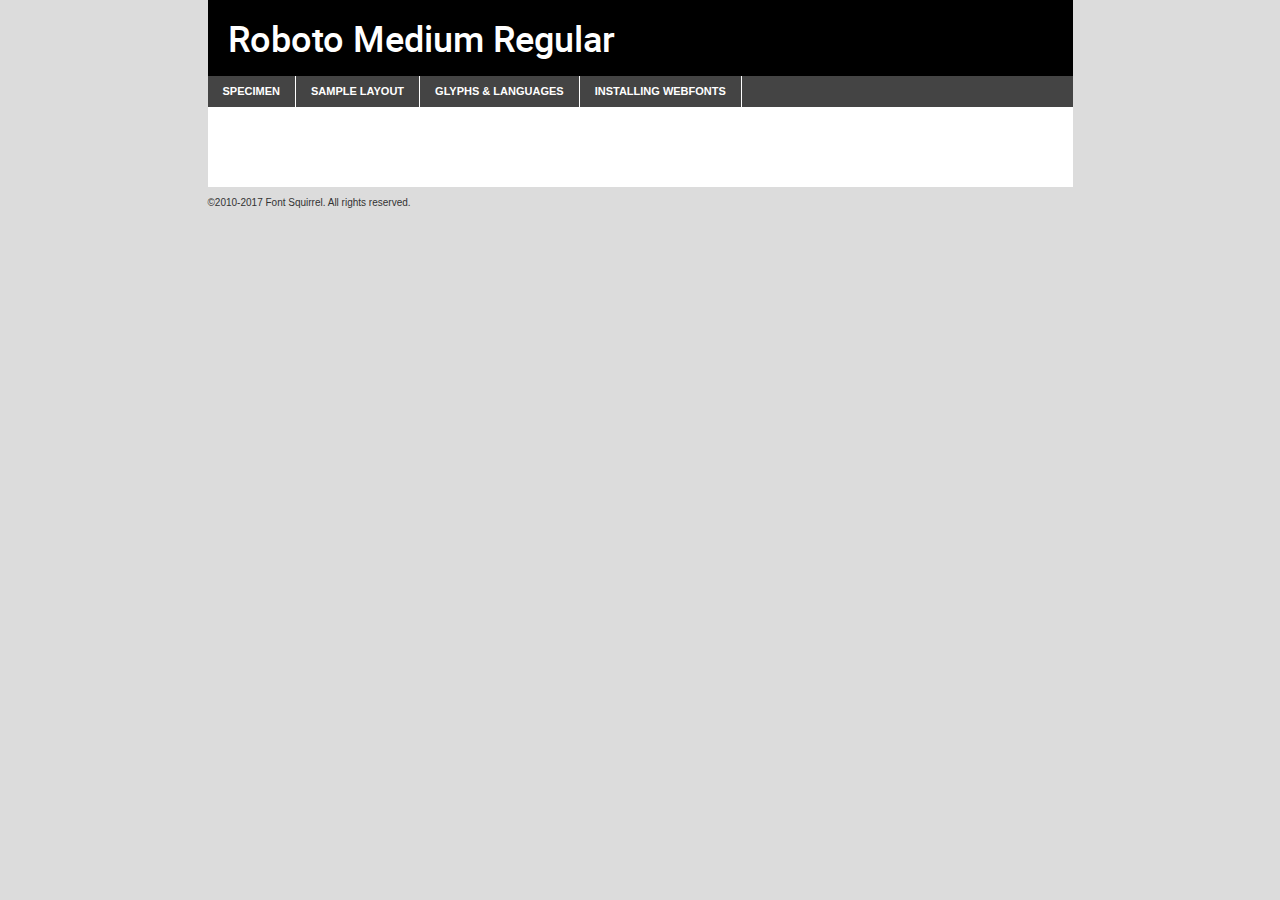
<file: fonts/roboto-medium-demo.html>
<!DOCTYPE html PUBLIC "-//W3C//DTD XHTML 1.0 Transitional//EN"
        "http://www.w3.org/TR/xhtml1/DTD/xhtml1-transitional.dtd">

<html xmlns="http://www.w3.org/1999/xhtml" xml:lang="en" lang="en">
<head>
    <meta http-equiv="Content-Type" content="text/html; charset=utf-8"/>
    <script src="http://ajax.googleapis.com/ajax/libs/jquery/1.7.2/jquery.min.js" type="text/javascript" charset="utf-8"></script>
    <script type="text/javascript">
		(function($) {
			$.fn.easyTabs = function(option) {
				var param = jQuery.extend({ fadeSpeed: 'fast', defaultContent: 1, activeClass: 'active' }, option);
				$(this).each(function() {
					var thisId = '#' + this.id;
					if ( param.defaultContent == '' )
					{
						param.defaultContent = 1;
					}
					if ( typeof param.defaultContent == 'number' )
					{
						var defaultTab = $(thisId + ' .tabs li:eq(' + (param.defaultContent - 1) + ') a').attr('href').substr(1);
					}
					else
					{
						var defaultTab = param.defaultContent;
					}
					$(thisId + ' .tabs li a').each(function() {
						var tabToHide = $(this).attr('href').substr(1);
						$('#' + tabToHide).addClass('easytabs-tab-content');
					});
					hideAll();
					changeContent(defaultTab);

					function hideAll() {$(thisId + ' .easytabs-tab-content').hide();}

					function changeContent(tabId)
					{
						hideAll();
						$(thisId + ' .tabs li').removeClass(param.activeClass);
						$(thisId + ' .tabs li a[href=#' + tabId + ']').closest('li').addClass(param.activeClass);
						if ( param.fadeSpeed != 'none' )
						{
							$(thisId + ' #' + tabId).fadeIn(param.fadeSpeed);
						}
						else
						{
							$(thisId + ' #' + tabId).show();
						}
					}

					$(thisId + ' .tabs li').click(function() {
						var tabId = $(this).find('a').attr('href').substr(1);
						changeContent(tabId);
						return false;
					});
				});
			}
		})(jQuery);
    </script>
    <link rel="stylesheet" href="specimen_files/specimen_stylesheet.css" type="text/css" charset="utf-8"/>
    <link rel="stylesheet" href="stylesheet.css" type="text/css" charset="utf-8"/>

    <style type="text/css">
        		body {
			font-family: 'robotomedium';
        		}

            </style>

    <title>Roboto Medium Regular Specimen</title>


    <script type="text/javascript" charset="utf-8">
		$(document).ready(function() {
			$('#container').easyTabs({ defaultContent: 1 });
		});
    </script>
</head>

<body>
<div id="container">
    <div id="header">
		Roboto Medium Regular    </div>
    <ul class="tabs">
        <li><a href="#specimen">Specimen</a></li>
        <li><a href="#layout">Sample Layout</a></li>
		        <li><a href="#glyphs">Glyphs &amp; Languages</a></li>
        <li><a href="#installing">Installing Webfonts</a></li>

    </ul>

    <div id="main_content">


        <div id="specimen">

            <div class="section">
                <div class="grid12 firstcol">
                    <div class="huge">AaBb</div>
                </div>
            </div>

            <div class="section">
                <div class="glyph_range">A&#x200B;B&#x200b;C&#x200b;D&#x200b;E&#x200b;F&#x200b;G&#x200b;H&#x200b;I&#x200b;J&#x200b;K&#x200b;L&#x200b;M&#x200b;N&#x200b;O&#x200b;P&#x200b;Q&#x200b;R&#x200b;S&#x200b;T&#x200b;U&#x200b;V&#x200b;W&#x200b;X&#x200b;Y&#x200b;Z&#x200b;a&#x200b;b&#x200b;c&#x200b;d&#x200b;e&#x200b;f&#x200b;g&#x200b;h&#x200b;i&#x200b;j&#x200b;k&#x200b;l&#x200b;m&#x200b;n&#x200b;o&#x200b;p&#x200b;q&#x200b;r&#x200b;s&#x200b;t&#x200b;u&#x200b;v&#x200b;w&#x200b;x&#x200b;y&#x200b;z&#x200b;1&#x200b;2&#x200b;3&#x200b;4&#x200b;5&#x200b;6&#x200b;7&#x200b;8&#x200b;9&#x200b;0&#x200b;&amp;&#x200b;.&#x200b;,&#x200b;?&#x200b;!&#x200b;&#64;&#x200b;(&#x200b;)&#x200b;#&#x200b;$&#x200b;%&#x200b;*&#x200b;+&#x200b;-&#x200b;=&#x200b;:&#x200b;;</div>
            </div>
            <div class="section">
                <div class="grid12 firstcol">
                    <table class="sample_table">
                        <tr>
                            <td>10</td>
                            <td class="size10">abcdefghijklmnopqrstuvwxyzABCDEFGHIJKLMNOPQRSTUVWXYZ0123456789abcdefghijklmnopqrstuvwxyzABCDEFGHIJKLMNOPQRSTUVWXYZ0123456789abcdefghijklmnopqrstuvwxyzABCDEFGHIJKLMNOPQRSTUVWXYZ</td>
                        </tr>
                        <tr>
                            <td>11</td>
                            <td class="size11">abcdefghijklmnopqrstuvwxyzABCDEFGHIJKLMNOPQRSTUVWXYZ0123456789abcdefghijklmnopqrstuvwxyzABCDEFGHIJKLMNOPQRSTUVWXYZ0123456789abcdefghijklmnopqrstuvwxyzABCDEFGHIJKLMNOPQRSTUVWXYZ</td>
                        </tr>
                        <tr>
                            <td>12</td>
                            <td class="size12">abcdefghijklmnopqrstuvwxyzABCDEFGHIJKLMNOPQRSTUVWXYZ0123456789abcdefghijklmnopqrstuvwxyzABCDEFGHIJKLMNOPQRSTUVWXYZ0123456789abcdefghijklmnopqrstuvwxyzABCDEFGHIJKLMNOPQRSTUVWXYZ</td>
                        </tr>
                        <tr>
                            <td>13</td>
                            <td class="size13">abcdefghijklmnopqrstuvwxyzABCDEFGHIJKLMNOPQRSTUVWXYZ0123456789abcdefghijklmnopqrstuvwxyzABCDEFGHIJKLMNOPQRSTUVWXYZ0123456789abcdefghijklmnopqrstuvwxyzABCDEFGHIJKLMNOPQRSTUVWXYZ</td>
                        </tr>
                        <tr>
                            <td>14</td>
                            <td class="size14">abcdefghijklmnopqrstuvwxyzABCDEFGHIJKLMNOPQRSTUVWXYZ0123456789abcdefghijklmnopqrstuvwxyzABCDEFGHIJKLMNOPQRSTUVWXYZ0123456789abcdefghijklmnopqrstuvwxyzABCDEFGHIJKLMNOPQRSTUVWXYZ</td>
                        </tr>
                        <tr>
                            <td>16</td>
                            <td class="size16">abcdefghijklmnopqrstuvwxyzABCDEFGHIJKLMNOPQRSTUVWXYZ0123456789abcdefghijklmnopqrstuvwxyzABCDEFGHIJKLMNOPQRSTUVWXYZ</td>
                        </tr>
                        <tr>
                            <td>18</td>
                            <td class="size18">abcdefghijklmnopqrstuvwxyzABCDEFGHIJKLMNOPQRSTUVWXYZ0123456789abcdefghijklmnopqrstuvwxyzABCDEFGHIJKLMNOPQRSTUVWXYZ</td>
                        </tr>
                        <tr>
                            <td>20</td>
                            <td class="size20">abcdefghijklmnopqrstuvwxyzABCDEFGHIJKLMNOPQRSTUVWXYZ0123456789abcdefghijklmnopqrstuvwxyzABCDEFGHIJKLMNOPQRSTUVWXYZ</td>
                        </tr>
                        <tr>
                            <td>24</td>
                            <td class="size24">abcdefghijklmnopqrstuvwxyzABCDEFGHIJKLMNOPQRSTUVWXYZ0123456789abcdefghijklmnopqrstuvwxyzABCDEFGHIJKLMNOPQRSTUVWXYZ</td>
                        </tr>
                        <tr>
                            <td>30</td>
                            <td class="size30">abcdefghijklmnopqrstuvwxyzABCDEFGHIJKLMNOPQRSTUVWXYZ0123456789abcdefghijklmnopqrstuvwxyzABCDEFGHIJKLMNOPQRSTUVWXYZ</td>
                        </tr>
                        <tr>
                            <td>36</td>
                            <td class="size36">abcdefghijklmnopqrstuvwxyzABCDEFGHIJKLMNOPQRSTUVWXYZ0123456789abcdefghijklmnopqrstuvwxyzABCDEFGHIJKLMNOPQRSTUVWXYZ</td>
                        </tr>
                        <tr>
                            <td>48</td>
                            <td class="size48">abcdefghijklmnopqrstuvwxyzABCDEFGHIJKLMNOPQRSTUVWXYZ0123456789abcdefghijklmnopqrstuvwxyzABCDEFGHIJKLMNOPQRSTUVWXYZ</td>
                        </tr>
                        <tr>
                            <td>60</td>
                            <td class="size60">abcdefghijklmnopqrstuvwxyzABCDEFGHIJKLMNOPQRSTUVWXYZ0123456789abcdefghijklmnopqrstuvwxyzABCDEFGHIJKLMNOPQRSTUVWXYZ</td>
                        </tr>
                        <tr>
                            <td>72</td>
                            <td class="size72">abcdefghijklmnopqrstuvwxyzABCDEFGHIJKLMNOPQRSTUVWXYZ0123456789abcdefghijklmnopqrstuvwxyzABCDEFGHIJKLMNOPQRSTUVWXYZ</td>
                        </tr>
                        <tr>
                            <td>90</td>
                            <td class="size90">abcdefghijklmnopqrstuvwxyzABCDEFGHIJKLMNOPQRSTUVWXYZ0123456789abcdefghijklmnopqrstuvwxyzABCDEFGHIJKLMNOPQRSTUVWXYZ</td>
                        </tr>
                    </table>

                </div>

            </div>


            <div class="section" id="bodycomparison">


                <div id="xheight">
                    <div class="fontbody">&#x25FC;&#x25FC;&#x25FC;&#x25FC;&#x25FC;&#x25FC;&#x25FC;&#x25FC;&#x25FC;&#x25FC;&#x25FC;&#x25FC;&#x25FC;&#x25FC;&#x25FC;&#x25FC;&#x25FC;&#x25FC;&#x25FC;&#x25FC;&#x25FC;&#x25FC;&#x25FC;&#x25FC;&#x25FC;&#x25FC;&#x25FC;&#x25FC;&#x25FC;&#x25FC;&#x25FC;&#x25FC;&#x25FC;&#x25FC;&#x25FC;&#x25FC;&#x25FC;&#x25FC;&#x25FC;&#x25FC;&#x25FC;&#x25FC;&#x25FC;&#x25FC;&#x25FC;&#x25FC;&#x25FC;&#x25FC;&#x25FC;&#x25FC;&#x25FC;&#x25FC;&#x25FC;&#x25FC;&#x25FC;&#x25FC;&#x25FC;&#x25FC;&#x25FC;&#x25FC;&#x25FC;&#x25FC;&#x25FC;&#x25FC;&#x25FC;&#x25FC;&#x25FC;&#x25FC;&#x25FC;&#x25FC;&#x25FC;&#x25FC;&#x25FC;&#x25FC;&#x25FC;&#x25FC;&#x25FC;&#x25FC;&#x25FC;&#x25FC;&#x25FC;&#x25FC;&#x25FC;&#x25FC;&#x25FC;&#x25FC;&#x25FC;&#x25FC;&#x25FC;&#x25FC;&#x25FC;&#x25FC;&#x25FC;&#x25FC;&#x25FC;&#x25FC;&#x25FC;&#x25FC;&#x25FC;body</div>
                    <div class="arialbody">body</div>
                    <div class="verdanabody">body</div>
                    <div class="georgiabody">body</div>
                </div>
                <div class="fontbody" style="z-index:1">
                    body<span>Roboto Medium Regular</span>
                </div>
                <div class="arialbody" style="z-index:1">
                    body<span>Arial</span>
                </div>
                <div class="verdanabody" style="z-index:1">
                    body<span>Verdana</span>
                </div>
                <div class="georgiabody" style="z-index:1">
                    body<span>Georgia</span>
                </div>


            </div>


            <div class="section psample psample_row1" id="">

                <div class="grid2 firstcol">
                    <p class="size10"><span>10.</span>Aenean lacinia bibendum nulla sed consectetur. Fusce dapibus, tellus ac cursus commodo, tortor mauris condimentum nibh, ut fermentum massa justo sit amet risus. Nullam id dolor id nibh ultricies vehicula ut id elit. Cum sociis natoque penatibus et magnis dis parturient montes, nascetur ridiculus mus. Nulla vitae elit libero, a pharetra augue.</p>

                </div>
                <div class="grid3">
                    <p class="size11"><span>11.</span>Aenean lacinia bibendum nulla sed consectetur. Fusce dapibus, tellus ac cursus commodo, tortor mauris condimentum nibh, ut fermentum massa justo sit amet risus. Nullam id dolor id nibh ultricies vehicula ut id elit. Cum sociis natoque penatibus et magnis dis parturient montes, nascetur ridiculus mus. Nulla vitae elit libero, a pharetra augue.</p>

                </div>
                <div class="grid3">
                    <p class="size12"><span>12.</span>Aenean lacinia bibendum nulla sed consectetur. Fusce dapibus, tellus ac cursus commodo, tortor mauris condimentum nibh, ut fermentum massa justo sit amet risus. Nullam id dolor id nibh ultricies vehicula ut id elit. Cum sociis natoque penatibus et magnis dis parturient montes, nascetur ridiculus mus. Nulla vitae elit libero, a pharetra augue.</p>

                </div>
                <div class="grid4">
                    <p class="size13"><span>13.</span>Aenean lacinia bibendum nulla sed consectetur. Fusce dapibus, tellus ac cursus commodo, tortor mauris condimentum nibh, ut fermentum massa justo sit amet risus. Nullam id dolor id nibh ultricies vehicula ut id elit. Cum sociis natoque penatibus et magnis dis parturient montes, nascetur ridiculus mus. Nulla vitae elit libero, a pharetra augue.</p>

                </div>
                <div class="white_blend"></div>

            </div>
            <div class="section psample psample_row2" id="">
                <div class="grid3 firstcol">
                    <p class="size14"><span>14.</span>Aenean lacinia bibendum nulla sed consectetur. Fusce dapibus, tellus ac cursus commodo, tortor mauris condimentum nibh, ut fermentum massa justo sit amet risus. Nullam id dolor id nibh ultricies vehicula ut id elit. Cum sociis natoque penatibus et magnis dis parturient montes, nascetur ridiculus mus. Nulla vitae elit libero, a pharetra augue.</p>

                </div>
                <div class="grid4">
                    <p class="size16"><span>16.</span>Aenean lacinia bibendum nulla sed consectetur. Fusce dapibus, tellus ac cursus commodo, tortor mauris condimentum nibh, ut fermentum massa justo sit amet risus. Nullam id dolor id nibh ultricies vehicula ut id elit. Cum sociis natoque penatibus et magnis dis parturient montes, nascetur ridiculus mus. Nulla vitae elit libero, a pharetra augue.</p>

                </div>
                <div class="grid5">
                    <p class="size18"><span>18.</span>Aenean lacinia bibendum nulla sed consectetur. Fusce dapibus, tellus ac cursus commodo, tortor mauris condimentum nibh, ut fermentum massa justo sit amet risus. Nullam id dolor id nibh ultricies vehicula ut id elit. Cum sociis natoque penatibus et magnis dis parturient montes, nascetur ridiculus mus. Nulla vitae elit libero, a pharetra augue.</p>

                </div>

                <div class="white_blend"></div>

            </div>

            <div class="section psample psample_row3" id="">
                <div class="grid5 firstcol">
                    <p class="size20"><span>20.</span>Aenean lacinia bibendum nulla sed consectetur. Fusce dapibus, tellus ac cursus commodo, tortor mauris condimentum nibh, ut fermentum massa justo sit amet risus. Nullam id dolor id nibh ultricies vehicula ut id elit. Cum sociis natoque penatibus et magnis dis parturient montes, nascetur ridiculus mus. Nulla vitae elit libero, a pharetra augue.</p>
                </div>
                <div class="grid7">
                    <p class="size24"><span>24.</span>Aenean lacinia bibendum nulla sed consectetur. Fusce dapibus, tellus ac cursus commodo, tortor mauris condimentum nibh, ut fermentum massa justo sit amet risus. Nullam id dolor id nibh ultricies vehicula ut id elit. Cum sociis natoque penatibus et magnis dis parturient montes, nascetur ridiculus mus. Nulla vitae elit libero, a pharetra augue.</p>
                </div>

                <div class="white_blend"></div>

            </div>

            <div class="section psample psample_row4" id="">
                <div class="grid12 firstcol">
                    <p class="size30"><span>30.</span>Aenean lacinia bibendum nulla sed consectetur. Fusce dapibus, tellus ac cursus commodo, tortor mauris condimentum nibh, ut fermentum massa justo sit amet risus. Nullam id dolor id nibh ultricies vehicula ut id elit. Cum sociis natoque penatibus et magnis dis parturient montes, nascetur ridiculus mus. Nulla vitae elit libero, a pharetra augue.</p>
                </div>
                <div class="white_blend"></div>

            </div>


            <div class="section psample psample_row1 fullreverse">
                <div class="grid2 firstcol">
                    <p class="size10"><span>10.</span>Aenean lacinia bibendum nulla sed consectetur. Fusce dapibus, tellus ac cursus commodo, tortor mauris condimentum nibh, ut fermentum massa justo sit amet risus. Nullam id dolor id nibh ultricies vehicula ut id elit. Cum sociis natoque penatibus et magnis dis parturient montes, nascetur ridiculus mus. Nulla vitae elit libero, a pharetra augue.</p>

                </div>
                <div class="grid3">
                    <p class="size11"><span>11.</span>Aenean lacinia bibendum nulla sed consectetur. Fusce dapibus, tellus ac cursus commodo, tortor mauris condimentum nibh, ut fermentum massa justo sit amet risus. Nullam id dolor id nibh ultricies vehicula ut id elit. Cum sociis natoque penatibus et magnis dis parturient montes, nascetur ridiculus mus. Nulla vitae elit libero, a pharetra augue.</p>

                </div>
                <div class="grid3">
                    <p class="size12"><span>12.</span>Aenean lacinia bibendum nulla sed consectetur. Fusce dapibus, tellus ac cursus commodo, tortor mauris condimentum nibh, ut fermentum massa justo sit amet risus. Nullam id dolor id nibh ultricies vehicula ut id elit. Cum sociis natoque penatibus et magnis dis parturient montes, nascetur ridiculus mus. Nulla vitae elit libero, a pharetra augue.</p>

                </div>
                <div class="grid4">
                    <p class="size13"><span>13.</span>Aenean lacinia bibendum nulla sed consectetur. Fusce dapibus, tellus ac cursus commodo, tortor mauris condimentum nibh, ut fermentum massa justo sit amet risus. Nullam id dolor id nibh ultricies vehicula ut id elit. Cum sociis natoque penatibus et magnis dis parturient montes, nascetur ridiculus mus. Nulla vitae elit libero, a pharetra augue.</p>

                </div>
                <div class="black_blend"></div>

            </div>

            <div class="section psample psample_row2 fullreverse">
                <div class="grid3 firstcol">
                    <p class="size14"><span>14.</span>Aenean lacinia bibendum nulla sed consectetur. Fusce dapibus, tellus ac cursus commodo, tortor mauris condimentum nibh, ut fermentum massa justo sit amet risus. Nullam id dolor id nibh ultricies vehicula ut id elit. Cum sociis natoque penatibus et magnis dis parturient montes, nascetur ridiculus mus. Nulla vitae elit libero, a pharetra augue.</p>

                </div>
                <div class="grid4">
                    <p class="size16"><span>16.</span>Aenean lacinia bibendum nulla sed consectetur. Fusce dapibus, tellus ac cursus commodo, tortor mauris condimentum nibh, ut fermentum massa justo sit amet risus. Nullam id dolor id nibh ultricies vehicula ut id elit. Cum sociis natoque penatibus et magnis dis parturient montes, nascetur ridiculus mus. Nulla vitae elit libero, a pharetra augue.</p>

                </div>
                <div class="grid5">
                    <p class="size18"><span>18.</span>Aenean lacinia bibendum nulla sed consectetur. Fusce dapibus, tellus ac cursus commodo, tortor mauris condimentum nibh, ut fermentum massa justo sit amet risus. Nullam id dolor id nibh ultricies vehicula ut id elit. Cum sociis natoque penatibus et magnis dis parturient montes, nascetur ridiculus mus. Nulla vitae elit libero, a pharetra augue.</p>

                </div>
                <div class="black_blend"></div>

            </div>

            <div class="section psample fullreverse psample_row3" id="">
                <div class="grid5 firstcol">
                    <p class="size20"><span>20.</span>Aenean lacinia bibendum nulla sed consectetur. Fusce dapibus, tellus ac cursus commodo, tortor mauris condimentum nibh, ut fermentum massa justo sit amet risus. Nullam id dolor id nibh ultricies vehicula ut id elit. Cum sociis natoque penatibus et magnis dis parturient montes, nascetur ridiculus mus. Nulla vitae elit libero, a pharetra augue.</p>
                </div>
                <div class="grid7">
                    <p class="size24"><span>24.</span>Aenean lacinia bibendum nulla sed consectetur. Fusce dapibus, tellus ac cursus commodo, tortor mauris condimentum nibh, ut fermentum massa justo sit amet risus. Nullam id dolor id nibh ultricies vehicula ut id elit. Cum sociis natoque penatibus et magnis dis parturient montes, nascetur ridiculus mus. Nulla vitae elit libero, a pharetra augue.</p>
                </div>

                <div class="black_blend"></div>

            </div>

            <div class="section psample fullreverse psample_row4" id="" style="border-bottom: 20px #000 solid;">
                <div class="grid12 firstcol">
                    <p class="size30"><span>30.</span>Aenean lacinia bibendum nulla sed consectetur. Fusce dapibus, tellus ac cursus commodo, tortor mauris condimentum nibh, ut fermentum massa justo sit amet risus. Nullam id dolor id nibh ultricies vehicula ut id elit. Cum sociis natoque penatibus et magnis dis parturient montes, nascetur ridiculus mus. Nulla vitae elit libero, a pharetra augue.</p>
                </div>
                <div class="black_blend"></div>

            </div>


        </div>

        <div id="layout">

            <div class="section">

                <div class="grid12 firstcol">
                    <h1>Lorem Ipsum Dolor</h1>
                    <h2>Etiam porta sem malesuada magna mollis euismod</h2>

                    <p class="byline">By <a href="#link">Aenean Lacinia</a></p>
                </div>
            </div>
            <div class="section">
                <div class="grid8 firstcol">
                    <p class="large">Donec sed odio dui. Morbi leo risus, porta ac consectetur ac, vestibulum at eros. Fusce dapibus, tellus ac cursus commodo, tortor mauris condimentum nibh, ut fermentum massa justo sit amet risus. </p>


                    <h3>Pellentesque ornare sem</h3>

                    <p>Maecenas sed diam eget risus varius blandit sit amet non magna. Maecenas faucibus mollis interdum. Donec ullamcorper nulla non metus auctor fringilla. Nullam id dolor id nibh ultricies vehicula ut id elit. Nullam id dolor id nibh ultricies vehicula ut id elit. </p>

                    <p>Aenean eu leo quam. Pellentesque ornare sem lacinia quam venenatis vestibulum. Lorem ipsum dolor sit amet, consectetur adipiscing elit. Cum sociis natoque penatibus et magnis dis parturient montes, nascetur ridiculus mus. </p>

                    <p>Nulla vitae elit libero, a pharetra augue. Praesent commodo cursus magna, vel scelerisque nisl consectetur et. Aenean lacinia bibendum nulla sed consectetur. </p>

                    <p>Nullam quis risus eget urna mollis ornare vel eu leo. Nullam quis risus eget urna mollis ornare vel eu leo. Maecenas sed diam eget risus varius blandit sit amet non magna. Donec ullamcorper nulla non metus auctor fringilla. </p>

                    <h3>Cras mattis consectetur</h3>

                    <p>Aenean eu leo quam. Pellentesque ornare sem lacinia quam venenatis vestibulum. Aenean lacinia bibendum nulla sed consectetur. Integer posuere erat a ante venenatis dapibus posuere velit aliquet. Cras mattis consectetur purus sit amet fermentum. </p>

                    <p>Nullam id dolor id nibh ultricies vehicula ut id elit. Nullam quis risus eget urna mollis ornare vel eu leo. Cras mattis consectetur purus sit amet fermentum.</p>
                </div>

                <div class="grid4 sidebar">

                    <div class="box reverse">
                        <p class="last">Nullam quis risus eget urna mollis ornare vel eu leo. Donec ullamcorper nulla non metus auctor fringilla. Cras mattis consectetur purus sit amet fermentum. Sed posuere consectetur est at lobortis. Lorem ipsum dolor sit amet, consectetur adipiscing elit. </p>
                    </div>

                    <p class="caption">Maecenas sed diam eget risus varius.</p>

                    <p>Vestibulum id ligula porta felis euismod semper. Integer posuere erat a ante venenatis dapibus posuere velit aliquet. Vestibulum id ligula porta felis euismod semper. Sed posuere consectetur est at lobortis. Maecenas sed diam eget risus varius blandit sit amet non magna. Fusce dapibus, tellus ac cursus commodo, tortor mauris condimentum nibh, ut fermentum massa justo sit amet risus. </p>


                    <p>Duis mollis, est non commodo luctus, nisi erat porttitor ligula, eget lacinia odio sem nec elit. Aenean lacinia bibendum nulla sed consectetur. Vivamus sagittis lacus vel augue laoreet rutrum faucibus dolor auctor. Aenean lacinia bibendum nulla sed consectetur. Nullam quis risus eget urna mollis ornare vel eu leo. </p>

                    <p>Praesent commodo cursus magna, vel scelerisque nisl consectetur et. Donec ullamcorper nulla non metus auctor fringilla. Maecenas faucibus mollis interdum. Fusce dapibus, tellus ac cursus commodo, tortor mauris condimentum nibh, ut fermentum massa justo sit amet risus. </p>

                </div>
            </div>

        </div>


		

        <div id="glyphs">
            <div class="section">
                <div class="grid12 firstcol">

                    <h1>Language Support</h1>
                    <p>The subset of Roboto Medium Regular in this kit supports the following languages:<br/>

						Albanian, Basque, Breton, Chamorro, Danish, Dutch, English, Faroese, Finnish, French, Frisian, Galician, German, Icelandic, Italian, Malagasy, Norwegian, Portuguese, Spanish, Alsatian, Aragonese, Arapaho, Arrernte, Asturian, Aymara, Bislama, Cebuano, Corsican, Fijian, French_creole, Genoese, Gilbertese, Greenlandic, Haitian_creole, Hiligaynon, Hmong, Hopi, Ibanag, Iloko_ilokano, Indonesian, Interglossa_glosa, Interlingua, Irish_gaelic, Jerriais, Lojban, Lombard, Luxembourgeois, Manx, Mohawk, Norfolk_pitcairnese, Occitan, Oromo, Pangasinan, Papiamento, Piedmontese, Potawatomi, Rhaeto-romance, Romansh, Rotokas, Sami_lule, Samoan, Sardinian, Scots_gaelic, Seychelles_creole, Shona, Sicilian, Somali, Southern_ndebele, Swahili, Swati_swazi, Tagalog_filipino_pilipino, Tetum, Tok_pisin, Uyghur_latinized, Volapuk, Walloon, Warlpiri, Xhosa, Yapese, Zulu, Latinbasic, Ubasic, Demo                    </p>
                    <h1>Glyph Chart</h1>
                    <p>The subset of Roboto Medium Regular in this kit includes all the glyphs listed below. Unicode entities are included above each glyph to help you insert individual characters into your layout.</p>
                    <div id="glyph_chart">

																																	                                <div><p>&amp;#2;</p>&#2;</div>
																				                                <div><p>&amp;#13;</p>&#13;</div>
																				                                <div><p>&amp;#32;</p>&#32;</div>
																				                                <div><p>&amp;#33;</p>&#33;</div>
																				                                <div><p>&amp;#34;</p>&#34;</div>
																				                                <div><p>&amp;#35;</p>&#35;</div>
																				                                <div><p>&amp;#36;</p>&#36;</div>
																				                                <div><p>&amp;#37;</p>&#37;</div>
																				                                <div><p>&amp;#38;</p>&#38;</div>
																				                                <div><p>&amp;#39;</p>&#39;</div>
																				                                <div><p>&amp;#40;</p>&#40;</div>
																				                                <div><p>&amp;#41;</p>&#41;</div>
																				                                <div><p>&amp;#42;</p>&#42;</div>
																				                                <div><p>&amp;#43;</p>&#43;</div>
																				                                <div><p>&amp;#44;</p>&#44;</div>
																				                                <div><p>&amp;#45;</p>&#45;</div>
																				                                <div><p>&amp;#46;</p>&#46;</div>
																				                                <div><p>&amp;#47;</p>&#47;</div>
																				                                <div><p>&amp;#48;</p>&#48;</div>
																				                                <div><p>&amp;#49;</p>&#49;</div>
																				                                <div><p>&amp;#50;</p>&#50;</div>
																				                                <div><p>&amp;#51;</p>&#51;</div>
																				                                <div><p>&amp;#52;</p>&#52;</div>
																				                                <div><p>&amp;#53;</p>&#53;</div>
																				                                <div><p>&amp;#54;</p>&#54;</div>
																				                                <div><p>&amp;#55;</p>&#55;</div>
																				                                <div><p>&amp;#56;</p>&#56;</div>
																				                                <div><p>&amp;#57;</p>&#57;</div>
																				                                <div><p>&amp;#58;</p>&#58;</div>
																				                                <div><p>&amp;#59;</p>&#59;</div>
																				                                <div><p>&amp;#60;</p>&#60;</div>
																				                                <div><p>&amp;#61;</p>&#61;</div>
																				                                <div><p>&amp;#62;</p>&#62;</div>
																				                                <div><p>&amp;#63;</p>&#63;</div>
																				                                <div><p>&amp;#64;</p>&#64;</div>
																				                                <div><p>&amp;#65;</p>&#65;</div>
																				                                <div><p>&amp;#66;</p>&#66;</div>
																				                                <div><p>&amp;#67;</p>&#67;</div>
																				                                <div><p>&amp;#68;</p>&#68;</div>
																				                                <div><p>&amp;#69;</p>&#69;</div>
																				                                <div><p>&amp;#70;</p>&#70;</div>
																				                                <div><p>&amp;#71;</p>&#71;</div>
																				                                <div><p>&amp;#72;</p>&#72;</div>
																				                                <div><p>&amp;#73;</p>&#73;</div>
																				                                <div><p>&amp;#74;</p>&#74;</div>
																				                                <div><p>&amp;#75;</p>&#75;</div>
																				                                <div><p>&amp;#76;</p>&#76;</div>
																				                                <div><p>&amp;#77;</p>&#77;</div>
																				                                <div><p>&amp;#78;</p>&#78;</div>
																				                                <div><p>&amp;#79;</p>&#79;</div>
																				                                <div><p>&amp;#80;</p>&#80;</div>
																				                                <div><p>&amp;#81;</p>&#81;</div>
																				                                <div><p>&amp;#82;</p>&#82;</div>
																				                                <div><p>&amp;#83;</p>&#83;</div>
																				                                <div><p>&amp;#84;</p>&#84;</div>
																				                                <div><p>&amp;#85;</p>&#85;</div>
																				                                <div><p>&amp;#86;</p>&#86;</div>
																				                                <div><p>&amp;#87;</p>&#87;</div>
																				                                <div><p>&amp;#88;</p>&#88;</div>
																				                                <div><p>&amp;#89;</p>&#89;</div>
																				                                <div><p>&amp;#90;</p>&#90;</div>
																				                                <div><p>&amp;#91;</p>&#91;</div>
																				                                <div><p>&amp;#92;</p>&#92;</div>
																				                                <div><p>&amp;#93;</p>&#93;</div>
																				                                <div><p>&amp;#94;</p>&#94;</div>
																				                                <div><p>&amp;#95;</p>&#95;</div>
																				                                <div><p>&amp;#96;</p>&#96;</div>
																				                                <div><p>&amp;#97;</p>&#97;</div>
																				                                <div><p>&amp;#98;</p>&#98;</div>
																				                                <div><p>&amp;#99;</p>&#99;</div>
																				                                <div><p>&amp;#100;</p>&#100;</div>
																				                                <div><p>&amp;#101;</p>&#101;</div>
																				                                <div><p>&amp;#102;</p>&#102;</div>
																				                                <div><p>&amp;#103;</p>&#103;</div>
																				                                <div><p>&amp;#104;</p>&#104;</div>
																				                                <div><p>&amp;#105;</p>&#105;</div>
																				                                <div><p>&amp;#106;</p>&#106;</div>
																				                                <div><p>&amp;#107;</p>&#107;</div>
																				                                <div><p>&amp;#108;</p>&#108;</div>
																				                                <div><p>&amp;#109;</p>&#109;</div>
																				                                <div><p>&amp;#110;</p>&#110;</div>
																				                                <div><p>&amp;#111;</p>&#111;</div>
																				                                <div><p>&amp;#112;</p>&#112;</div>
																				                                <div><p>&amp;#113;</p>&#113;</div>
																				                                <div><p>&amp;#114;</p>&#114;</div>
																				                                <div><p>&amp;#115;</p>&#115;</div>
																				                                <div><p>&amp;#116;</p>&#116;</div>
																				                                <div><p>&amp;#117;</p>&#117;</div>
																				                                <div><p>&amp;#118;</p>&#118;</div>
																				                                <div><p>&amp;#119;</p>&#119;</div>
																				                                <div><p>&amp;#120;</p>&#120;</div>
																				                                <div><p>&amp;#121;</p>&#121;</div>
																				                                <div><p>&amp;#122;</p>&#122;</div>
																				                                <div><p>&amp;#123;</p>&#123;</div>
																				                                <div><p>&amp;#124;</p>&#124;</div>
																				                                <div><p>&amp;#125;</p>&#125;</div>
																				                                <div><p>&amp;#126;</p>&#126;</div>
																				                                <div><p>&amp;#160;</p>&#160;</div>
																				                                <div><p>&amp;#161;</p>&#161;</div>
																				                                <div><p>&amp;#162;</p>&#162;</div>
																				                                <div><p>&amp;#163;</p>&#163;</div>
																				                                <div><p>&amp;#164;</p>&#164;</div>
																				                                <div><p>&amp;#165;</p>&#165;</div>
																				                                <div><p>&amp;#166;</p>&#166;</div>
																				                                <div><p>&amp;#167;</p>&#167;</div>
																				                                <div><p>&amp;#168;</p>&#168;</div>
																				                                <div><p>&amp;#169;</p>&#169;</div>
																				                                <div><p>&amp;#170;</p>&#170;</div>
																				                                <div><p>&amp;#171;</p>&#171;</div>
																				                                <div><p>&amp;#172;</p>&#172;</div>
																				                                <div><p>&amp;#173;</p>&#173;</div>
																				                                <div><p>&amp;#174;</p>&#174;</div>
																				                                <div><p>&amp;#175;</p>&#175;</div>
																				                                <div><p>&amp;#176;</p>&#176;</div>
																				                                <div><p>&amp;#177;</p>&#177;</div>
																				                                <div><p>&amp;#178;</p>&#178;</div>
																				                                <div><p>&amp;#179;</p>&#179;</div>
																				                                <div><p>&amp;#180;</p>&#180;</div>
																				                                <div><p>&amp;#181;</p>&#181;</div>
																				                                <div><p>&amp;#182;</p>&#182;</div>
																				                                <div><p>&amp;#183;</p>&#183;</div>
																				                                <div><p>&amp;#184;</p>&#184;</div>
																				                                <div><p>&amp;#185;</p>&#185;</div>
																				                                <div><p>&amp;#186;</p>&#186;</div>
																				                                <div><p>&amp;#187;</p>&#187;</div>
																				                                <div><p>&amp;#188;</p>&#188;</div>
																				                                <div><p>&amp;#189;</p>&#189;</div>
																				                                <div><p>&amp;#190;</p>&#190;</div>
																				                                <div><p>&amp;#191;</p>&#191;</div>
																				                                <div><p>&amp;#192;</p>&#192;</div>
																				                                <div><p>&amp;#193;</p>&#193;</div>
																				                                <div><p>&amp;#194;</p>&#194;</div>
																				                                <div><p>&amp;#195;</p>&#195;</div>
																				                                <div><p>&amp;#196;</p>&#196;</div>
																				                                <div><p>&amp;#197;</p>&#197;</div>
																				                                <div><p>&amp;#198;</p>&#198;</div>
																				                                <div><p>&amp;#199;</p>&#199;</div>
																				                                <div><p>&amp;#200;</p>&#200;</div>
																				                                <div><p>&amp;#201;</p>&#201;</div>
																				                                <div><p>&amp;#202;</p>&#202;</div>
																				                                <div><p>&amp;#203;</p>&#203;</div>
																				                                <div><p>&amp;#204;</p>&#204;</div>
																				                                <div><p>&amp;#205;</p>&#205;</div>
																				                                <div><p>&amp;#206;</p>&#206;</div>
																				                                <div><p>&amp;#207;</p>&#207;</div>
																				                                <div><p>&amp;#208;</p>&#208;</div>
																				                                <div><p>&amp;#209;</p>&#209;</div>
																				                                <div><p>&amp;#210;</p>&#210;</div>
																				                                <div><p>&amp;#211;</p>&#211;</div>
																				                                <div><p>&amp;#212;</p>&#212;</div>
																				                                <div><p>&amp;#213;</p>&#213;</div>
																				                                <div><p>&amp;#214;</p>&#214;</div>
																				                                <div><p>&amp;#215;</p>&#215;</div>
																				                                <div><p>&amp;#216;</p>&#216;</div>
																				                                <div><p>&amp;#217;</p>&#217;</div>
																				                                <div><p>&amp;#218;</p>&#218;</div>
																				                                <div><p>&amp;#219;</p>&#219;</div>
																				                                <div><p>&amp;#220;</p>&#220;</div>
																				                                <div><p>&amp;#221;</p>&#221;</div>
																				                                <div><p>&amp;#222;</p>&#222;</div>
																				                                <div><p>&amp;#223;</p>&#223;</div>
																				                                <div><p>&amp;#224;</p>&#224;</div>
																				                                <div><p>&amp;#225;</p>&#225;</div>
																				                                <div><p>&amp;#226;</p>&#226;</div>
																				                                <div><p>&amp;#227;</p>&#227;</div>
																				                                <div><p>&amp;#228;</p>&#228;</div>
																				                                <div><p>&amp;#229;</p>&#229;</div>
																				                                <div><p>&amp;#230;</p>&#230;</div>
																				                                <div><p>&amp;#231;</p>&#231;</div>
																				                                <div><p>&amp;#232;</p>&#232;</div>
																				                                <div><p>&amp;#233;</p>&#233;</div>
																				                                <div><p>&amp;#234;</p>&#234;</div>
																				                                <div><p>&amp;#235;</p>&#235;</div>
																				                                <div><p>&amp;#236;</p>&#236;</div>
																				                                <div><p>&amp;#237;</p>&#237;</div>
																				                                <div><p>&amp;#238;</p>&#238;</div>
																				                                <div><p>&amp;#239;</p>&#239;</div>
																				                                <div><p>&amp;#240;</p>&#240;</div>
																				                                <div><p>&amp;#241;</p>&#241;</div>
																				                                <div><p>&amp;#242;</p>&#242;</div>
																				                                <div><p>&amp;#243;</p>&#243;</div>
																				                                <div><p>&amp;#244;</p>&#244;</div>
																				                                <div><p>&amp;#245;</p>&#245;</div>
																				                                <div><p>&amp;#246;</p>&#246;</div>
																				                                <div><p>&amp;#247;</p>&#247;</div>
																				                                <div><p>&amp;#248;</p>&#248;</div>
																				                                <div><p>&amp;#249;</p>&#249;</div>
																				                                <div><p>&amp;#250;</p>&#250;</div>
																				                                <div><p>&amp;#251;</p>&#251;</div>
																				                                <div><p>&amp;#252;</p>&#252;</div>
																				                                <div><p>&amp;#253;</p>&#253;</div>
																				                                <div><p>&amp;#254;</p>&#254;</div>
																				                                <div><p>&amp;#255;</p>&#255;</div>
																				                                <div><p>&amp;#338;</p>&#338;</div>
																				                                <div><p>&amp;#339;</p>&#339;</div>
																				                                <div><p>&amp;#376;</p>&#376;</div>
																				                                <div><p>&amp;#710;</p>&#710;</div>
																				                                <div><p>&amp;#732;</p>&#732;</div>
																				                                <div><p>&amp;#8192;</p>&#8192;</div>
																				                                <div><p>&amp;#8193;</p>&#8193;</div>
																				                                <div><p>&amp;#8194;</p>&#8194;</div>
																				                                <div><p>&amp;#8195;</p>&#8195;</div>
																				                                <div><p>&amp;#8196;</p>&#8196;</div>
																				                                <div><p>&amp;#8197;</p>&#8197;</div>
																				                                <div><p>&amp;#8198;</p>&#8198;</div>
																				                                <div><p>&amp;#8199;</p>&#8199;</div>
																				                                <div><p>&amp;#8200;</p>&#8200;</div>
																				                                <div><p>&amp;#8201;</p>&#8201;</div>
																				                                <div><p>&amp;#8202;</p>&#8202;</div>
																				                                <div><p>&amp;#8208;</p>&#8208;</div>
																				                                <div><p>&amp;#8209;</p>&#8209;</div>
																				                                <div><p>&amp;#8210;</p>&#8210;</div>
																				                                <div><p>&amp;#8211;</p>&#8211;</div>
																				                                <div><p>&amp;#8212;</p>&#8212;</div>
																				                                <div><p>&amp;#8216;</p>&#8216;</div>
																				                                <div><p>&amp;#8217;</p>&#8217;</div>
																				                                <div><p>&amp;#8218;</p>&#8218;</div>
																				                                <div><p>&amp;#8220;</p>&#8220;</div>
																				                                <div><p>&amp;#8221;</p>&#8221;</div>
																				                                <div><p>&amp;#8222;</p>&#8222;</div>
																				                                <div><p>&amp;#8226;</p>&#8226;</div>
																				                                <div><p>&amp;#8230;</p>&#8230;</div>
																				                                <div><p>&amp;#8239;</p>&#8239;</div>
																				                                <div><p>&amp;#8249;</p>&#8249;</div>
																				                                <div><p>&amp;#8250;</p>&#8250;</div>
																				                                <div><p>&amp;#8287;</p>&#8287;</div>
																				                                <div><p>&amp;#8364;</p>&#8364;</div>
																				                                <div><p>&amp;#8482;</p>&#8482;</div>
																				                                <div><p>&amp;#9724;</p>&#9724;</div>
																				                                <div><p>&amp;#64257;</p>&#64257;</div>
																				                                <div><p>&amp;#64258;</p>&#64258;</div>
																				                                <div><p>&amp;#64259;</p>&#64259;</div>
																				                                <div><p>&amp;#64260;</p>&#64260;</div>
																																                    </div>
                </div>


            </div>
        </div>


        <div id="specs">

        </div>

        <div id="installing">
            <div class="section">
                <div class="grid7 firstcol">
                    <h1>Installing Webfonts</h1>

                    <p>Webfonts are supported by all major browser platforms but not all in the same way. There are currently four different font formats that must be included in order to target all browsers. This includes TTF, WOFF, EOT and SVG.</p>

                    <h2>1. Upload your webfonts</h2>
                    <p>You must upload your webfont kit to your website. They should be in or near the same directory as your CSS files.</p>

                    <h2>2. Include the webfont stylesheet</h2>
                    <p>A special CSS @font-face declaration helps the various browsers select the appropriate font it needs without causing you a bunch of headaches. Learn more about this syntax by reading the <a href="https://www.fontspring.com/blog/further-hardening-of-the-bulletproof-syntax">Fontspring blog post</a> about it. The code for it is as follows:</p>


                    <code>
                        @font-face{
                        font-family: 'MyWebFont';
                        src: url('WebFont.eot');
                        src: url('WebFont.eot?#iefix') format('embedded-opentype'),
                        url('WebFont.woff') format('woff'),
                        url('WebFont.ttf') format('truetype'),
                        url('WebFont.svg#webfont') format('svg');
                        }
                    </code>

                    <p>We've already gone ahead and generated the code for you. All you have to do is link to the stylesheet in your HTML, like this:</p>
                    <code>&lt;link rel=&quot;stylesheet&quot; href=&quot;stylesheet.css&quot; type=&quot;text/css&quot; charset=&quot;utf-8&quot; /&gt;</code>

                    <h2>3. Modify your own stylesheet</h2>
                    <p>To take advantage of your new fonts, you must tell your stylesheet to use them. Look at the original @font-face declaration above and find the property called "font-family." The name linked there will be what you use to reference the font. Prepend that webfont name to the font stack in the "font-family" property, inside the selector you want to change. For example:</p>
                    <code>p { font-family: 'WebFont', Arial, sans-serif; }</code>

                    <h2>4. Test</h2>
                    <p>Getting webfonts to work cross-browser <em>can</em> be tricky. Use the information in the sidebar to help you if you find that fonts aren't loading in a particular browser.</p>
                </div>

                <div class="grid5 sidebar">
                    <div class="box">
                        <h2>Troubleshooting<br/>Font-Face Problems</h2>
                        <p>Having trouble getting your webfonts to load in your new website? Here are some tips to sort out what might be the problem.</p>

                        <h3>Fonts not showing in any browser</h3>

                        <p>This sounds like you need to work on the plumbing. You either did not upload the fonts to the correct directory, or you did not link the fonts properly in the CSS. If you've confirmed that all this is correct and you still have a problem, take a look at your .htaccess file and see if requests are getting intercepted.</p>

                        <h3>Fonts not loading in iPhone or iPad</h3>

                        <p>The most common problem here is that you are serving the fonts from an IIS server. IIS refuses to serve files that have unknown MIME types. If that is the case, you must set the MIME type for SVG to "image/svg+xml" in the server settings. Follow these instructions from Microsoft if you need help.</p>

                        <h3>Fonts not loading in Firefox</h3>

                        <p>The primary reason for this failure? You are still using a version Firefox older than 3.5. So upgrade already! If that isn't it, then you are very likely serving fonts from a different domain. Firefox requires that all font assets be served from the same domain. Lastly it is possible that you need to add WOFF to your list of MIME types (if you are serving via IIS.)</p>

                        <h3>Fonts not loading in IE</h3>

                        <p>Are you looking at Internet Explorer on an actual Windows machine or are you cheating by using a service like Adobe BrowserLab? Many of these screenshot services do not render @font-face for IE. Best to test it on a real machine.</p>

                        <h3>Fonts not loading in IE9</h3>

                        <p>IE9, like Firefox, requires that fonts be served from the same domain as the website. Make sure that is the case.</p>
                    </div>
                </div>
            </div>

        </div>

    </div>
    <div id="footer">
        <p>&copy;2010-2017 Font Squirrel. All rights reserved.</p>
    </div>
</div>
</body>
</html>
</file>
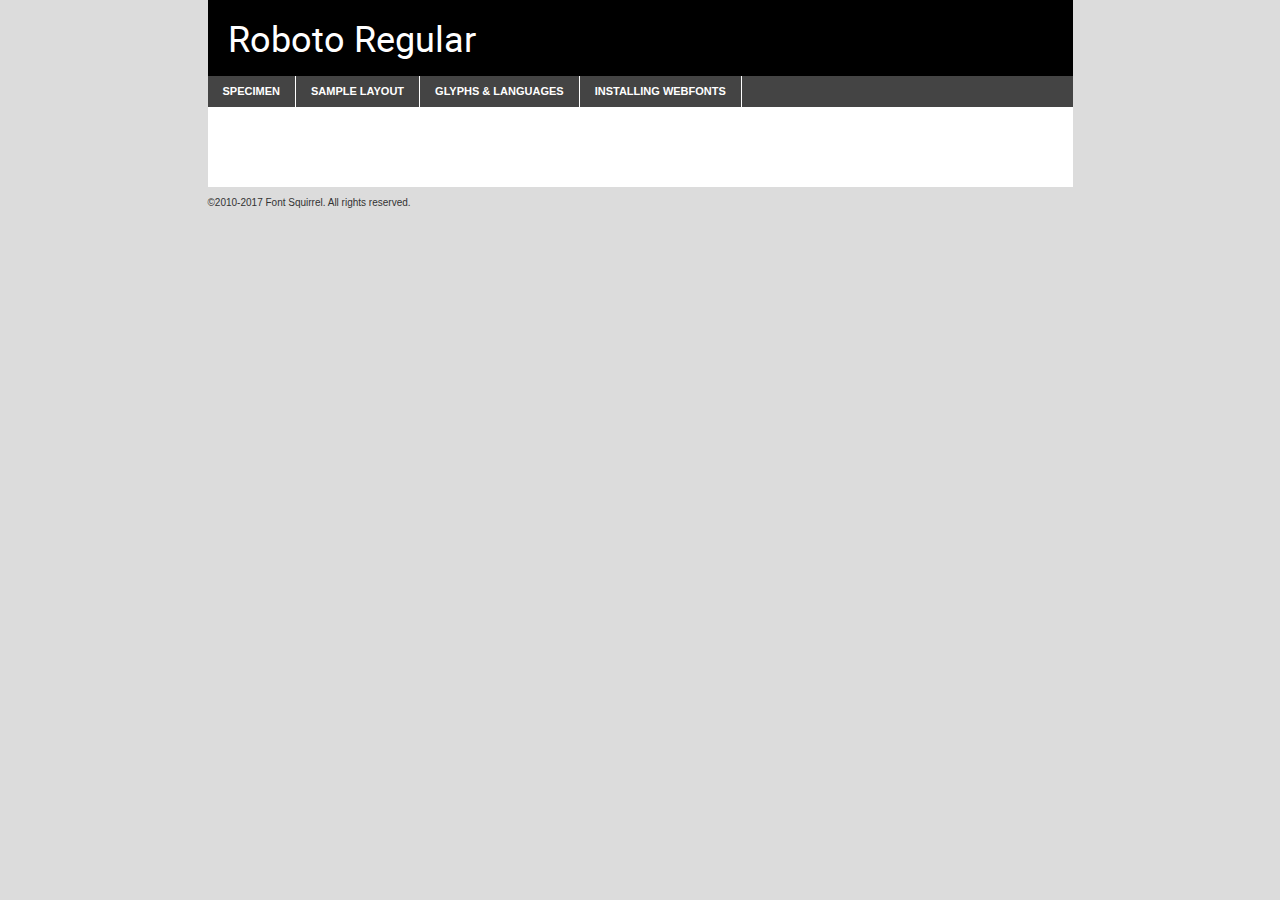
<file: fonts/roboto-regular-demo.html>
<!DOCTYPE html PUBLIC "-//W3C//DTD XHTML 1.0 Transitional//EN"
        "http://www.w3.org/TR/xhtml1/DTD/xhtml1-transitional.dtd">

<html xmlns="http://www.w3.org/1999/xhtml" xml:lang="en" lang="en">
<head>
    <meta http-equiv="Content-Type" content="text/html; charset=utf-8"/>
    <script src="http://ajax.googleapis.com/ajax/libs/jquery/1.7.2/jquery.min.js" type="text/javascript" charset="utf-8"></script>
    <script type="text/javascript">
		(function($) {
			$.fn.easyTabs = function(option) {
				var param = jQuery.extend({ fadeSpeed: 'fast', defaultContent: 1, activeClass: 'active' }, option);
				$(this).each(function() {
					var thisId = '#' + this.id;
					if ( param.defaultContent == '' )
					{
						param.defaultContent = 1;
					}
					if ( typeof param.defaultContent == 'number' )
					{
						var defaultTab = $(thisId + ' .tabs li:eq(' + (param.defaultContent - 1) + ') a').attr('href').substr(1);
					}
					else
					{
						var defaultTab = param.defaultContent;
					}
					$(thisId + ' .tabs li a').each(function() {
						var tabToHide = $(this).attr('href').substr(1);
						$('#' + tabToHide).addClass('easytabs-tab-content');
					});
					hideAll();
					changeContent(defaultTab);

					function hideAll() {$(thisId + ' .easytabs-tab-content').hide();}

					function changeContent(tabId)
					{
						hideAll();
						$(thisId + ' .tabs li').removeClass(param.activeClass);
						$(thisId + ' .tabs li a[href=#' + tabId + ']').closest('li').addClass(param.activeClass);
						if ( param.fadeSpeed != 'none' )
						{
							$(thisId + ' #' + tabId).fadeIn(param.fadeSpeed);
						}
						else
						{
							$(thisId + ' #' + tabId).show();
						}
					}

					$(thisId + ' .tabs li').click(function() {
						var tabId = $(this).find('a').attr('href').substr(1);
						changeContent(tabId);
						return false;
					});
				});
			}
		})(jQuery);
    </script>
    <link rel="stylesheet" href="specimen_files/specimen_stylesheet.css" type="text/css" charset="utf-8"/>
    <link rel="stylesheet" href="stylesheet.css" type="text/css" charset="utf-8"/>

    <style type="text/css">
        		body {
			font-family: 'robotoregular';
        		}

            </style>

    <title>Roboto Regular Specimen</title>


    <script type="text/javascript" charset="utf-8">
		$(document).ready(function() {
			$('#container').easyTabs({ defaultContent: 1 });
		});
    </script>
</head>

<body>
<div id="container">
    <div id="header">
		Roboto Regular    </div>
    <ul class="tabs">
        <li><a href="#specimen">Specimen</a></li>
        <li><a href="#layout">Sample Layout</a></li>
		        <li><a href="#glyphs">Glyphs &amp; Languages</a></li>
        <li><a href="#installing">Installing Webfonts</a></li>

    </ul>

    <div id="main_content">


        <div id="specimen">

            <div class="section">
                <div class="grid12 firstcol">
                    <div class="huge">AaBb</div>
                </div>
            </div>

            <div class="section">
                <div class="glyph_range">A&#x200B;B&#x200b;C&#x200b;D&#x200b;E&#x200b;F&#x200b;G&#x200b;H&#x200b;I&#x200b;J&#x200b;K&#x200b;L&#x200b;M&#x200b;N&#x200b;O&#x200b;P&#x200b;Q&#x200b;R&#x200b;S&#x200b;T&#x200b;U&#x200b;V&#x200b;W&#x200b;X&#x200b;Y&#x200b;Z&#x200b;a&#x200b;b&#x200b;c&#x200b;d&#x200b;e&#x200b;f&#x200b;g&#x200b;h&#x200b;i&#x200b;j&#x200b;k&#x200b;l&#x200b;m&#x200b;n&#x200b;o&#x200b;p&#x200b;q&#x200b;r&#x200b;s&#x200b;t&#x200b;u&#x200b;v&#x200b;w&#x200b;x&#x200b;y&#x200b;z&#x200b;1&#x200b;2&#x200b;3&#x200b;4&#x200b;5&#x200b;6&#x200b;7&#x200b;8&#x200b;9&#x200b;0&#x200b;&amp;&#x200b;.&#x200b;,&#x200b;?&#x200b;!&#x200b;&#64;&#x200b;(&#x200b;)&#x200b;#&#x200b;$&#x200b;%&#x200b;*&#x200b;+&#x200b;-&#x200b;=&#x200b;:&#x200b;;</div>
            </div>
            <div class="section">
                <div class="grid12 firstcol">
                    <table class="sample_table">
                        <tr>
                            <td>10</td>
                            <td class="size10">abcdefghijklmnopqrstuvwxyzABCDEFGHIJKLMNOPQRSTUVWXYZ0123456789abcdefghijklmnopqrstuvwxyzABCDEFGHIJKLMNOPQRSTUVWXYZ0123456789abcdefghijklmnopqrstuvwxyzABCDEFGHIJKLMNOPQRSTUVWXYZ</td>
                        </tr>
                        <tr>
                            <td>11</td>
                            <td class="size11">abcdefghijklmnopqrstuvwxyzABCDEFGHIJKLMNOPQRSTUVWXYZ0123456789abcdefghijklmnopqrstuvwxyzABCDEFGHIJKLMNOPQRSTUVWXYZ0123456789abcdefghijklmnopqrstuvwxyzABCDEFGHIJKLMNOPQRSTUVWXYZ</td>
                        </tr>
                        <tr>
                            <td>12</td>
                            <td class="size12">abcdefghijklmnopqrstuvwxyzABCDEFGHIJKLMNOPQRSTUVWXYZ0123456789abcdefghijklmnopqrstuvwxyzABCDEFGHIJKLMNOPQRSTUVWXYZ0123456789abcdefghijklmnopqrstuvwxyzABCDEFGHIJKLMNOPQRSTUVWXYZ</td>
                        </tr>
                        <tr>
                            <td>13</td>
                            <td class="size13">abcdefghijklmnopqrstuvwxyzABCDEFGHIJKLMNOPQRSTUVWXYZ0123456789abcdefghijklmnopqrstuvwxyzABCDEFGHIJKLMNOPQRSTUVWXYZ0123456789abcdefghijklmnopqrstuvwxyzABCDEFGHIJKLMNOPQRSTUVWXYZ</td>
                        </tr>
                        <tr>
                            <td>14</td>
                            <td class="size14">abcdefghijklmnopqrstuvwxyzABCDEFGHIJKLMNOPQRSTUVWXYZ0123456789abcdefghijklmnopqrstuvwxyzABCDEFGHIJKLMNOPQRSTUVWXYZ0123456789abcdefghijklmnopqrstuvwxyzABCDEFGHIJKLMNOPQRSTUVWXYZ</td>
                        </tr>
                        <tr>
                            <td>16</td>
                            <td class="size16">abcdefghijklmnopqrstuvwxyzABCDEFGHIJKLMNOPQRSTUVWXYZ0123456789abcdefghijklmnopqrstuvwxyzABCDEFGHIJKLMNOPQRSTUVWXYZ</td>
                        </tr>
                        <tr>
                            <td>18</td>
                            <td class="size18">abcdefghijklmnopqrstuvwxyzABCDEFGHIJKLMNOPQRSTUVWXYZ0123456789abcdefghijklmnopqrstuvwxyzABCDEFGHIJKLMNOPQRSTUVWXYZ</td>
                        </tr>
                        <tr>
                            <td>20</td>
                            <td class="size20">abcdefghijklmnopqrstuvwxyzABCDEFGHIJKLMNOPQRSTUVWXYZ0123456789abcdefghijklmnopqrstuvwxyzABCDEFGHIJKLMNOPQRSTUVWXYZ</td>
                        </tr>
                        <tr>
                            <td>24</td>
                            <td class="size24">abcdefghijklmnopqrstuvwxyzABCDEFGHIJKLMNOPQRSTUVWXYZ0123456789abcdefghijklmnopqrstuvwxyzABCDEFGHIJKLMNOPQRSTUVWXYZ</td>
                        </tr>
                        <tr>
                            <td>30</td>
                            <td class="size30">abcdefghijklmnopqrstuvwxyzABCDEFGHIJKLMNOPQRSTUVWXYZ0123456789abcdefghijklmnopqrstuvwxyzABCDEFGHIJKLMNOPQRSTUVWXYZ</td>
                        </tr>
                        <tr>
                            <td>36</td>
                            <td class="size36">abcdefghijklmnopqrstuvwxyzABCDEFGHIJKLMNOPQRSTUVWXYZ0123456789abcdefghijklmnopqrstuvwxyzABCDEFGHIJKLMNOPQRSTUVWXYZ</td>
                        </tr>
                        <tr>
                            <td>48</td>
                            <td class="size48">abcdefghijklmnopqrstuvwxyzABCDEFGHIJKLMNOPQRSTUVWXYZ0123456789abcdefghijklmnopqrstuvwxyzABCDEFGHIJKLMNOPQRSTUVWXYZ</td>
                        </tr>
                        <tr>
                            <td>60</td>
                            <td class="size60">abcdefghijklmnopqrstuvwxyzABCDEFGHIJKLMNOPQRSTUVWXYZ0123456789abcdefghijklmnopqrstuvwxyzABCDEFGHIJKLMNOPQRSTUVWXYZ</td>
                        </tr>
                        <tr>
                            <td>72</td>
                            <td class="size72">abcdefghijklmnopqrstuvwxyzABCDEFGHIJKLMNOPQRSTUVWXYZ0123456789abcdefghijklmnopqrstuvwxyzABCDEFGHIJKLMNOPQRSTUVWXYZ</td>
                        </tr>
                        <tr>
                            <td>90</td>
                            <td class="size90">abcdefghijklmnopqrstuvwxyzABCDEFGHIJKLMNOPQRSTUVWXYZ0123456789abcdefghijklmnopqrstuvwxyzABCDEFGHIJKLMNOPQRSTUVWXYZ</td>
                        </tr>
                    </table>

                </div>

            </div>


            <div class="section" id="bodycomparison">


                <div id="xheight">
                    <div class="fontbody">&#x25FC;&#x25FC;&#x25FC;&#x25FC;&#x25FC;&#x25FC;&#x25FC;&#x25FC;&#x25FC;&#x25FC;&#x25FC;&#x25FC;&#x25FC;&#x25FC;&#x25FC;&#x25FC;&#x25FC;&#x25FC;&#x25FC;&#x25FC;&#x25FC;&#x25FC;&#x25FC;&#x25FC;&#x25FC;&#x25FC;&#x25FC;&#x25FC;&#x25FC;&#x25FC;&#x25FC;&#x25FC;&#x25FC;&#x25FC;&#x25FC;&#x25FC;&#x25FC;&#x25FC;&#x25FC;&#x25FC;&#x25FC;&#x25FC;&#x25FC;&#x25FC;&#x25FC;&#x25FC;&#x25FC;&#x25FC;&#x25FC;&#x25FC;&#x25FC;&#x25FC;&#x25FC;&#x25FC;&#x25FC;&#x25FC;&#x25FC;&#x25FC;&#x25FC;&#x25FC;&#x25FC;&#x25FC;&#x25FC;&#x25FC;&#x25FC;&#x25FC;&#x25FC;&#x25FC;&#x25FC;&#x25FC;&#x25FC;&#x25FC;&#x25FC;&#x25FC;&#x25FC;&#x25FC;&#x25FC;&#x25FC;&#x25FC;&#x25FC;&#x25FC;&#x25FC;&#x25FC;&#x25FC;&#x25FC;&#x25FC;&#x25FC;&#x25FC;&#x25FC;&#x25FC;&#x25FC;&#x25FC;&#x25FC;&#x25FC;&#x25FC;&#x25FC;&#x25FC;&#x25FC;&#x25FC;body</div>
                    <div class="arialbody">body</div>
                    <div class="verdanabody">body</div>
                    <div class="georgiabody">body</div>
                </div>
                <div class="fontbody" style="z-index:1">
                    body<span>Roboto Regular</span>
                </div>
                <div class="arialbody" style="z-index:1">
                    body<span>Arial</span>
                </div>
                <div class="verdanabody" style="z-index:1">
                    body<span>Verdana</span>
                </div>
                <div class="georgiabody" style="z-index:1">
                    body<span>Georgia</span>
                </div>


            </div>


            <div class="section psample psample_row1" id="">

                <div class="grid2 firstcol">
                    <p class="size10"><span>10.</span>Aenean lacinia bibendum nulla sed consectetur. Fusce dapibus, tellus ac cursus commodo, tortor mauris condimentum nibh, ut fermentum massa justo sit amet risus. Nullam id dolor id nibh ultricies vehicula ut id elit. Cum sociis natoque penatibus et magnis dis parturient montes, nascetur ridiculus mus. Nulla vitae elit libero, a pharetra augue.</p>

                </div>
                <div class="grid3">
                    <p class="size11"><span>11.</span>Aenean lacinia bibendum nulla sed consectetur. Fusce dapibus, tellus ac cursus commodo, tortor mauris condimentum nibh, ut fermentum massa justo sit amet risus. Nullam id dolor id nibh ultricies vehicula ut id elit. Cum sociis natoque penatibus et magnis dis parturient montes, nascetur ridiculus mus. Nulla vitae elit libero, a pharetra augue.</p>

                </div>
                <div class="grid3">
                    <p class="size12"><span>12.</span>Aenean lacinia bibendum nulla sed consectetur. Fusce dapibus, tellus ac cursus commodo, tortor mauris condimentum nibh, ut fermentum massa justo sit amet risus. Nullam id dolor id nibh ultricies vehicula ut id elit. Cum sociis natoque penatibus et magnis dis parturient montes, nascetur ridiculus mus. Nulla vitae elit libero, a pharetra augue.</p>

                </div>
                <div class="grid4">
                    <p class="size13"><span>13.</span>Aenean lacinia bibendum nulla sed consectetur. Fusce dapibus, tellus ac cursus commodo, tortor mauris condimentum nibh, ut fermentum massa justo sit amet risus. Nullam id dolor id nibh ultricies vehicula ut id elit. Cum sociis natoque penatibus et magnis dis parturient montes, nascetur ridiculus mus. Nulla vitae elit libero, a pharetra augue.</p>

                </div>
                <div class="white_blend"></div>

            </div>
            <div class="section psample psample_row2" id="">
                <div class="grid3 firstcol">
                    <p class="size14"><span>14.</span>Aenean lacinia bibendum nulla sed consectetur. Fusce dapibus, tellus ac cursus commodo, tortor mauris condimentum nibh, ut fermentum massa justo sit amet risus. Nullam id dolor id nibh ultricies vehicula ut id elit. Cum sociis natoque penatibus et magnis dis parturient montes, nascetur ridiculus mus. Nulla vitae elit libero, a pharetra augue.</p>

                </div>
                <div class="grid4">
                    <p class="size16"><span>16.</span>Aenean lacinia bibendum nulla sed consectetur. Fusce dapibus, tellus ac cursus commodo, tortor mauris condimentum nibh, ut fermentum massa justo sit amet risus. Nullam id dolor id nibh ultricies vehicula ut id elit. Cum sociis natoque penatibus et magnis dis parturient montes, nascetur ridiculus mus. Nulla vitae elit libero, a pharetra augue.</p>

                </div>
                <div class="grid5">
                    <p class="size18"><span>18.</span>Aenean lacinia bibendum nulla sed consectetur. Fusce dapibus, tellus ac cursus commodo, tortor mauris condimentum nibh, ut fermentum massa justo sit amet risus. Nullam id dolor id nibh ultricies vehicula ut id elit. Cum sociis natoque penatibus et magnis dis parturient montes, nascetur ridiculus mus. Nulla vitae elit libero, a pharetra augue.</p>

                </div>

                <div class="white_blend"></div>

            </div>

            <div class="section psample psample_row3" id="">
                <div class="grid5 firstcol">
                    <p class="size20"><span>20.</span>Aenean lacinia bibendum nulla sed consectetur. Fusce dapibus, tellus ac cursus commodo, tortor mauris condimentum nibh, ut fermentum massa justo sit amet risus. Nullam id dolor id nibh ultricies vehicula ut id elit. Cum sociis natoque penatibus et magnis dis parturient montes, nascetur ridiculus mus. Nulla vitae elit libero, a pharetra augue.</p>
                </div>
                <div class="grid7">
                    <p class="size24"><span>24.</span>Aenean lacinia bibendum nulla sed consectetur. Fusce dapibus, tellus ac cursus commodo, tortor mauris condimentum nibh, ut fermentum massa justo sit amet risus. Nullam id dolor id nibh ultricies vehicula ut id elit. Cum sociis natoque penatibus et magnis dis parturient montes, nascetur ridiculus mus. Nulla vitae elit libero, a pharetra augue.</p>
                </div>

                <div class="white_blend"></div>

            </div>

            <div class="section psample psample_row4" id="">
                <div class="grid12 firstcol">
                    <p class="size30"><span>30.</span>Aenean lacinia bibendum nulla sed consectetur. Fusce dapibus, tellus ac cursus commodo, tortor mauris condimentum nibh, ut fermentum massa justo sit amet risus. Nullam id dolor id nibh ultricies vehicula ut id elit. Cum sociis natoque penatibus et magnis dis parturient montes, nascetur ridiculus mus. Nulla vitae elit libero, a pharetra augue.</p>
                </div>
                <div class="white_blend"></div>

            </div>


            <div class="section psample psample_row1 fullreverse">
                <div class="grid2 firstcol">
                    <p class="size10"><span>10.</span>Aenean lacinia bibendum nulla sed consectetur. Fusce dapibus, tellus ac cursus commodo, tortor mauris condimentum nibh, ut fermentum massa justo sit amet risus. Nullam id dolor id nibh ultricies vehicula ut id elit. Cum sociis natoque penatibus et magnis dis parturient montes, nascetur ridiculus mus. Nulla vitae elit libero, a pharetra augue.</p>

                </div>
                <div class="grid3">
                    <p class="size11"><span>11.</span>Aenean lacinia bibendum nulla sed consectetur. Fusce dapibus, tellus ac cursus commodo, tortor mauris condimentum nibh, ut fermentum massa justo sit amet risus. Nullam id dolor id nibh ultricies vehicula ut id elit. Cum sociis natoque penatibus et magnis dis parturient montes, nascetur ridiculus mus. Nulla vitae elit libero, a pharetra augue.</p>

                </div>
                <div class="grid3">
                    <p class="size12"><span>12.</span>Aenean lacinia bibendum nulla sed consectetur. Fusce dapibus, tellus ac cursus commodo, tortor mauris condimentum nibh, ut fermentum massa justo sit amet risus. Nullam id dolor id nibh ultricies vehicula ut id elit. Cum sociis natoque penatibus et magnis dis parturient montes, nascetur ridiculus mus. Nulla vitae elit libero, a pharetra augue.</p>

                </div>
                <div class="grid4">
                    <p class="size13"><span>13.</span>Aenean lacinia bibendum nulla sed consectetur. Fusce dapibus, tellus ac cursus commodo, tortor mauris condimentum nibh, ut fermentum massa justo sit amet risus. Nullam id dolor id nibh ultricies vehicula ut id elit. Cum sociis natoque penatibus et magnis dis parturient montes, nascetur ridiculus mus. Nulla vitae elit libero, a pharetra augue.</p>

                </div>
                <div class="black_blend"></div>

            </div>

            <div class="section psample psample_row2 fullreverse">
                <div class="grid3 firstcol">
                    <p class="size14"><span>14.</span>Aenean lacinia bibendum nulla sed consectetur. Fusce dapibus, tellus ac cursus commodo, tortor mauris condimentum nibh, ut fermentum massa justo sit amet risus. Nullam id dolor id nibh ultricies vehicula ut id elit. Cum sociis natoque penatibus et magnis dis parturient montes, nascetur ridiculus mus. Nulla vitae elit libero, a pharetra augue.</p>

                </div>
                <div class="grid4">
                    <p class="size16"><span>16.</span>Aenean lacinia bibendum nulla sed consectetur. Fusce dapibus, tellus ac cursus commodo, tortor mauris condimentum nibh, ut fermentum massa justo sit amet risus. Nullam id dolor id nibh ultricies vehicula ut id elit. Cum sociis natoque penatibus et magnis dis parturient montes, nascetur ridiculus mus. Nulla vitae elit libero, a pharetra augue.</p>

                </div>
                <div class="grid5">
                    <p class="size18"><span>18.</span>Aenean lacinia bibendum nulla sed consectetur. Fusce dapibus, tellus ac cursus commodo, tortor mauris condimentum nibh, ut fermentum massa justo sit amet risus. Nullam id dolor id nibh ultricies vehicula ut id elit. Cum sociis natoque penatibus et magnis dis parturient montes, nascetur ridiculus mus. Nulla vitae elit libero, a pharetra augue.</p>

                </div>
                <div class="black_blend"></div>

            </div>

            <div class="section psample fullreverse psample_row3" id="">
                <div class="grid5 firstcol">
                    <p class="size20"><span>20.</span>Aenean lacinia bibendum nulla sed consectetur. Fusce dapibus, tellus ac cursus commodo, tortor mauris condimentum nibh, ut fermentum massa justo sit amet risus. Nullam id dolor id nibh ultricies vehicula ut id elit. Cum sociis natoque penatibus et magnis dis parturient montes, nascetur ridiculus mus. Nulla vitae elit libero, a pharetra augue.</p>
                </div>
                <div class="grid7">
                    <p class="size24"><span>24.</span>Aenean lacinia bibendum nulla sed consectetur. Fusce dapibus, tellus ac cursus commodo, tortor mauris condimentum nibh, ut fermentum massa justo sit amet risus. Nullam id dolor id nibh ultricies vehicula ut id elit. Cum sociis natoque penatibus et magnis dis parturient montes, nascetur ridiculus mus. Nulla vitae elit libero, a pharetra augue.</p>
                </div>

                <div class="black_blend"></div>

            </div>

            <div class="section psample fullreverse psample_row4" id="" style="border-bottom: 20px #000 solid;">
                <div class="grid12 firstcol">
                    <p class="size30"><span>30.</span>Aenean lacinia bibendum nulla sed consectetur. Fusce dapibus, tellus ac cursus commodo, tortor mauris condimentum nibh, ut fermentum massa justo sit amet risus. Nullam id dolor id nibh ultricies vehicula ut id elit. Cum sociis natoque penatibus et magnis dis parturient montes, nascetur ridiculus mus. Nulla vitae elit libero, a pharetra augue.</p>
                </div>
                <div class="black_blend"></div>

            </div>


        </div>

        <div id="layout">

            <div class="section">

                <div class="grid12 firstcol">
                    <h1>Lorem Ipsum Dolor</h1>
                    <h2>Etiam porta sem malesuada magna mollis euismod</h2>

                    <p class="byline">By <a href="#link">Aenean Lacinia</a></p>
                </div>
            </div>
            <div class="section">
                <div class="grid8 firstcol">
                    <p class="large">Donec sed odio dui. Morbi leo risus, porta ac consectetur ac, vestibulum at eros. Fusce dapibus, tellus ac cursus commodo, tortor mauris condimentum nibh, ut fermentum massa justo sit amet risus. </p>


                    <h3>Pellentesque ornare sem</h3>

                    <p>Maecenas sed diam eget risus varius blandit sit amet non magna. Maecenas faucibus mollis interdum. Donec ullamcorper nulla non metus auctor fringilla. Nullam id dolor id nibh ultricies vehicula ut id elit. Nullam id dolor id nibh ultricies vehicula ut id elit. </p>

                    <p>Aenean eu leo quam. Pellentesque ornare sem lacinia quam venenatis vestibulum. Lorem ipsum dolor sit amet, consectetur adipiscing elit. Cum sociis natoque penatibus et magnis dis parturient montes, nascetur ridiculus mus. </p>

                    <p>Nulla vitae elit libero, a pharetra augue. Praesent commodo cursus magna, vel scelerisque nisl consectetur et. Aenean lacinia bibendum nulla sed consectetur. </p>

                    <p>Nullam quis risus eget urna mollis ornare vel eu leo. Nullam quis risus eget urna mollis ornare vel eu leo. Maecenas sed diam eget risus varius blandit sit amet non magna. Donec ullamcorper nulla non metus auctor fringilla. </p>

                    <h3>Cras mattis consectetur</h3>

                    <p>Aenean eu leo quam. Pellentesque ornare sem lacinia quam venenatis vestibulum. Aenean lacinia bibendum nulla sed consectetur. Integer posuere erat a ante venenatis dapibus posuere velit aliquet. Cras mattis consectetur purus sit amet fermentum. </p>

                    <p>Nullam id dolor id nibh ultricies vehicula ut id elit. Nullam quis risus eget urna mollis ornare vel eu leo. Cras mattis consectetur purus sit amet fermentum.</p>
                </div>

                <div class="grid4 sidebar">

                    <div class="box reverse">
                        <p class="last">Nullam quis risus eget urna mollis ornare vel eu leo. Donec ullamcorper nulla non metus auctor fringilla. Cras mattis consectetur purus sit amet fermentum. Sed posuere consectetur est at lobortis. Lorem ipsum dolor sit amet, consectetur adipiscing elit. </p>
                    </div>

                    <p class="caption">Maecenas sed diam eget risus varius.</p>

                    <p>Vestibulum id ligula porta felis euismod semper. Integer posuere erat a ante venenatis dapibus posuere velit aliquet. Vestibulum id ligula porta felis euismod semper. Sed posuere consectetur est at lobortis. Maecenas sed diam eget risus varius blandit sit amet non magna. Fusce dapibus, tellus ac cursus commodo, tortor mauris condimentum nibh, ut fermentum massa justo sit amet risus. </p>


                    <p>Duis mollis, est non commodo luctus, nisi erat porttitor ligula, eget lacinia odio sem nec elit. Aenean lacinia bibendum nulla sed consectetur. Vivamus sagittis lacus vel augue laoreet rutrum faucibus dolor auctor. Aenean lacinia bibendum nulla sed consectetur. Nullam quis risus eget urna mollis ornare vel eu leo. </p>

                    <p>Praesent commodo cursus magna, vel scelerisque nisl consectetur et. Donec ullamcorper nulla non metus auctor fringilla. Maecenas faucibus mollis interdum. Fusce dapibus, tellus ac cursus commodo, tortor mauris condimentum nibh, ut fermentum massa justo sit amet risus. </p>

                </div>
            </div>

        </div>


		

        <div id="glyphs">
            <div class="section">
                <div class="grid12 firstcol">

                    <h1>Language Support</h1>
                    <p>The subset of Roboto Regular in this kit supports the following languages:<br/>

						Albanian, Basque, Breton, Chamorro, Danish, Dutch, English, Faroese, Finnish, French, Frisian, Galician, German, Icelandic, Italian, Malagasy, Norwegian, Portuguese, Spanish, Alsatian, Aragonese, Arapaho, Arrernte, Asturian, Aymara, Bislama, Cebuano, Corsican, Fijian, French_creole, Genoese, Gilbertese, Greenlandic, Haitian_creole, Hiligaynon, Hmong, Hopi, Ibanag, Iloko_ilokano, Indonesian, Interglossa_glosa, Interlingua, Irish_gaelic, Jerriais, Lojban, Lombard, Luxembourgeois, Manx, Mohawk, Norfolk_pitcairnese, Occitan, Oromo, Pangasinan, Papiamento, Piedmontese, Potawatomi, Rhaeto-romance, Romansh, Rotokas, Sami_lule, Samoan, Sardinian, Scots_gaelic, Seychelles_creole, Shona, Sicilian, Somali, Southern_ndebele, Swahili, Swati_swazi, Tagalog_filipino_pilipino, Tetum, Tok_pisin, Uyghur_latinized, Volapuk, Walloon, Warlpiri, Xhosa, Yapese, Zulu, Latinbasic, Ubasic, Demo                    </p>
                    <h1>Glyph Chart</h1>
                    <p>The subset of Roboto Regular in this kit includes all the glyphs listed below. Unicode entities are included above each glyph to help you insert individual characters into your layout.</p>
                    <div id="glyph_chart">

																																	                                <div><p>&amp;#2;</p>&#2;</div>
																				                                <div><p>&amp;#13;</p>&#13;</div>
																				                                <div><p>&amp;#32;</p>&#32;</div>
																				                                <div><p>&amp;#33;</p>&#33;</div>
																				                                <div><p>&amp;#34;</p>&#34;</div>
																				                                <div><p>&amp;#35;</p>&#35;</div>
																				                                <div><p>&amp;#36;</p>&#36;</div>
																				                                <div><p>&amp;#37;</p>&#37;</div>
																				                                <div><p>&amp;#38;</p>&#38;</div>
																				                                <div><p>&amp;#39;</p>&#39;</div>
																				                                <div><p>&amp;#40;</p>&#40;</div>
																				                                <div><p>&amp;#41;</p>&#41;</div>
																				                                <div><p>&amp;#42;</p>&#42;</div>
																				                                <div><p>&amp;#43;</p>&#43;</div>
																				                                <div><p>&amp;#44;</p>&#44;</div>
																				                                <div><p>&amp;#45;</p>&#45;</div>
																				                                <div><p>&amp;#46;</p>&#46;</div>
																				                                <div><p>&amp;#47;</p>&#47;</div>
																				                                <div><p>&amp;#48;</p>&#48;</div>
																				                                <div><p>&amp;#49;</p>&#49;</div>
																				                                <div><p>&amp;#50;</p>&#50;</div>
																				                                <div><p>&amp;#51;</p>&#51;</div>
																				                                <div><p>&amp;#52;</p>&#52;</div>
																				                                <div><p>&amp;#53;</p>&#53;</div>
																				                                <div><p>&amp;#54;</p>&#54;</div>
																				                                <div><p>&amp;#55;</p>&#55;</div>
																				                                <div><p>&amp;#56;</p>&#56;</div>
																				                                <div><p>&amp;#57;</p>&#57;</div>
																				                                <div><p>&amp;#58;</p>&#58;</div>
																				                                <div><p>&amp;#59;</p>&#59;</div>
																				                                <div><p>&amp;#60;</p>&#60;</div>
																				                                <div><p>&amp;#61;</p>&#61;</div>
																				                                <div><p>&amp;#62;</p>&#62;</div>
																				                                <div><p>&amp;#63;</p>&#63;</div>
																				                                <div><p>&amp;#64;</p>&#64;</div>
																				                                <div><p>&amp;#65;</p>&#65;</div>
																				                                <div><p>&amp;#66;</p>&#66;</div>
																				                                <div><p>&amp;#67;</p>&#67;</div>
																				                                <div><p>&amp;#68;</p>&#68;</div>
																				                                <div><p>&amp;#69;</p>&#69;</div>
																				                                <div><p>&amp;#70;</p>&#70;</div>
																				                                <div><p>&amp;#71;</p>&#71;</div>
																				                                <div><p>&amp;#72;</p>&#72;</div>
																				                                <div><p>&amp;#73;</p>&#73;</div>
																				                                <div><p>&amp;#74;</p>&#74;</div>
																				                                <div><p>&amp;#75;</p>&#75;</div>
																				                                <div><p>&amp;#76;</p>&#76;</div>
																				                                <div><p>&amp;#77;</p>&#77;</div>
																				                                <div><p>&amp;#78;</p>&#78;</div>
																				                                <div><p>&amp;#79;</p>&#79;</div>
																				                                <div><p>&amp;#80;</p>&#80;</div>
																				                                <div><p>&amp;#81;</p>&#81;</div>
																				                                <div><p>&amp;#82;</p>&#82;</div>
																				                                <div><p>&amp;#83;</p>&#83;</div>
																				                                <div><p>&amp;#84;</p>&#84;</div>
																				                                <div><p>&amp;#85;</p>&#85;</div>
																				                                <div><p>&amp;#86;</p>&#86;</div>
																				                                <div><p>&amp;#87;</p>&#87;</div>
																				                                <div><p>&amp;#88;</p>&#88;</div>
																				                                <div><p>&amp;#89;</p>&#89;</div>
																				                                <div><p>&amp;#90;</p>&#90;</div>
																				                                <div><p>&amp;#91;</p>&#91;</div>
																				                                <div><p>&amp;#92;</p>&#92;</div>
																				                                <div><p>&amp;#93;</p>&#93;</div>
																				                                <div><p>&amp;#94;</p>&#94;</div>
																				                                <div><p>&amp;#95;</p>&#95;</div>
																				                                <div><p>&amp;#96;</p>&#96;</div>
																				                                <div><p>&amp;#97;</p>&#97;</div>
																				                                <div><p>&amp;#98;</p>&#98;</div>
																				                                <div><p>&amp;#99;</p>&#99;</div>
																				                                <div><p>&amp;#100;</p>&#100;</div>
																				                                <div><p>&amp;#101;</p>&#101;</div>
																				                                <div><p>&amp;#102;</p>&#102;</div>
																				                                <div><p>&amp;#103;</p>&#103;</div>
																				                                <div><p>&amp;#104;</p>&#104;</div>
																				                                <div><p>&amp;#105;</p>&#105;</div>
																				                                <div><p>&amp;#106;</p>&#106;</div>
																				                                <div><p>&amp;#107;</p>&#107;</div>
																				                                <div><p>&amp;#108;</p>&#108;</div>
																				                                <div><p>&amp;#109;</p>&#109;</div>
																				                                <div><p>&amp;#110;</p>&#110;</div>
																				                                <div><p>&amp;#111;</p>&#111;</div>
																				                                <div><p>&amp;#112;</p>&#112;</div>
																				                                <div><p>&amp;#113;</p>&#113;</div>
																				                                <div><p>&amp;#114;</p>&#114;</div>
																				                                <div><p>&amp;#115;</p>&#115;</div>
																				                                <div><p>&amp;#116;</p>&#116;</div>
																				                                <div><p>&amp;#117;</p>&#117;</div>
																				                                <div><p>&amp;#118;</p>&#118;</div>
																				                                <div><p>&amp;#119;</p>&#119;</div>
																				                                <div><p>&amp;#120;</p>&#120;</div>
																				                                <div><p>&amp;#121;</p>&#121;</div>
																				                                <div><p>&amp;#122;</p>&#122;</div>
																				                                <div><p>&amp;#123;</p>&#123;</div>
																				                                <div><p>&amp;#124;</p>&#124;</div>
																				                                <div><p>&amp;#125;</p>&#125;</div>
																				                                <div><p>&amp;#126;</p>&#126;</div>
																				                                <div><p>&amp;#160;</p>&#160;</div>
																				                                <div><p>&amp;#161;</p>&#161;</div>
																				                                <div><p>&amp;#162;</p>&#162;</div>
																				                                <div><p>&amp;#163;</p>&#163;</div>
																				                                <div><p>&amp;#164;</p>&#164;</div>
																				                                <div><p>&amp;#165;</p>&#165;</div>
																				                                <div><p>&amp;#166;</p>&#166;</div>
																				                                <div><p>&amp;#167;</p>&#167;</div>
																				                                <div><p>&amp;#168;</p>&#168;</div>
																				                                <div><p>&amp;#169;</p>&#169;</div>
																				                                <div><p>&amp;#170;</p>&#170;</div>
																				                                <div><p>&amp;#171;</p>&#171;</div>
																				                                <div><p>&amp;#172;</p>&#172;</div>
																				                                <div><p>&amp;#173;</p>&#173;</div>
																				                                <div><p>&amp;#174;</p>&#174;</div>
																				                                <div><p>&amp;#175;</p>&#175;</div>
																				                                <div><p>&amp;#176;</p>&#176;</div>
																				                                <div><p>&amp;#177;</p>&#177;</div>
																				                                <div><p>&amp;#178;</p>&#178;</div>
																				                                <div><p>&amp;#179;</p>&#179;</div>
																				                                <div><p>&amp;#180;</p>&#180;</div>
																				                                <div><p>&amp;#181;</p>&#181;</div>
																				                                <div><p>&amp;#182;</p>&#182;</div>
																				                                <div><p>&amp;#183;</p>&#183;</div>
																				                                <div><p>&amp;#184;</p>&#184;</div>
																				                                <div><p>&amp;#185;</p>&#185;</div>
																				                                <div><p>&amp;#186;</p>&#186;</div>
																				                                <div><p>&amp;#187;</p>&#187;</div>
																				                                <div><p>&amp;#188;</p>&#188;</div>
																				                                <div><p>&amp;#189;</p>&#189;</div>
																				                                <div><p>&amp;#190;</p>&#190;</div>
																				                                <div><p>&amp;#191;</p>&#191;</div>
																				                                <div><p>&amp;#192;</p>&#192;</div>
																				                                <div><p>&amp;#193;</p>&#193;</div>
																				                                <div><p>&amp;#194;</p>&#194;</div>
																				                                <div><p>&amp;#195;</p>&#195;</div>
																				                                <div><p>&amp;#196;</p>&#196;</div>
																				                                <div><p>&amp;#197;</p>&#197;</div>
																				                                <div><p>&amp;#198;</p>&#198;</div>
																				                                <div><p>&amp;#199;</p>&#199;</div>
																				                                <div><p>&amp;#200;</p>&#200;</div>
																				                                <div><p>&amp;#201;</p>&#201;</div>
																				                                <div><p>&amp;#202;</p>&#202;</div>
																				                                <div><p>&amp;#203;</p>&#203;</div>
																				                                <div><p>&amp;#204;</p>&#204;</div>
																				                                <div><p>&amp;#205;</p>&#205;</div>
																				                                <div><p>&amp;#206;</p>&#206;</div>
																				                                <div><p>&amp;#207;</p>&#207;</div>
																				                                <div><p>&amp;#208;</p>&#208;</div>
																				                                <div><p>&amp;#209;</p>&#209;</div>
																				                                <div><p>&amp;#210;</p>&#210;</div>
																				                                <div><p>&amp;#211;</p>&#211;</div>
																				                                <div><p>&amp;#212;</p>&#212;</div>
																				                                <div><p>&amp;#213;</p>&#213;</div>
																				                                <div><p>&amp;#214;</p>&#214;</div>
																				                                <div><p>&amp;#215;</p>&#215;</div>
																				                                <div><p>&amp;#216;</p>&#216;</div>
																				                                <div><p>&amp;#217;</p>&#217;</div>
																				                                <div><p>&amp;#218;</p>&#218;</div>
																				                                <div><p>&amp;#219;</p>&#219;</div>
																				                                <div><p>&amp;#220;</p>&#220;</div>
																				                                <div><p>&amp;#221;</p>&#221;</div>
																				                                <div><p>&amp;#222;</p>&#222;</div>
																				                                <div><p>&amp;#223;</p>&#223;</div>
																				                                <div><p>&amp;#224;</p>&#224;</div>
																				                                <div><p>&amp;#225;</p>&#225;</div>
																				                                <div><p>&amp;#226;</p>&#226;</div>
																				                                <div><p>&amp;#227;</p>&#227;</div>
																				                                <div><p>&amp;#228;</p>&#228;</div>
																				                                <div><p>&amp;#229;</p>&#229;</div>
																				                                <div><p>&amp;#230;</p>&#230;</div>
																				                                <div><p>&amp;#231;</p>&#231;</div>
																				                                <div><p>&amp;#232;</p>&#232;</div>
																				                                <div><p>&amp;#233;</p>&#233;</div>
																				                                <div><p>&amp;#234;</p>&#234;</div>
																				                                <div><p>&amp;#235;</p>&#235;</div>
																				                                <div><p>&amp;#236;</p>&#236;</div>
																				                                <div><p>&amp;#237;</p>&#237;</div>
																				                                <div><p>&amp;#238;</p>&#238;</div>
																				                                <div><p>&amp;#239;</p>&#239;</div>
																				                                <div><p>&amp;#240;</p>&#240;</div>
																				                                <div><p>&amp;#241;</p>&#241;</div>
																				                                <div><p>&amp;#242;</p>&#242;</div>
																				                                <div><p>&amp;#243;</p>&#243;</div>
																				                                <div><p>&amp;#244;</p>&#244;</div>
																				                                <div><p>&amp;#245;</p>&#245;</div>
																				                                <div><p>&amp;#246;</p>&#246;</div>
																				                                <div><p>&amp;#247;</p>&#247;</div>
																				                                <div><p>&amp;#248;</p>&#248;</div>
																				                                <div><p>&amp;#249;</p>&#249;</div>
																				                                <div><p>&amp;#250;</p>&#250;</div>
																				                                <div><p>&amp;#251;</p>&#251;</div>
																				                                <div><p>&amp;#252;</p>&#252;</div>
																				                                <div><p>&amp;#253;</p>&#253;</div>
																				                                <div><p>&amp;#254;</p>&#254;</div>
																				                                <div><p>&amp;#255;</p>&#255;</div>
																				                                <div><p>&amp;#338;</p>&#338;</div>
																				                                <div><p>&amp;#339;</p>&#339;</div>
																				                                <div><p>&amp;#376;</p>&#376;</div>
																				                                <div><p>&amp;#710;</p>&#710;</div>
																				                                <div><p>&amp;#732;</p>&#732;</div>
																				                                <div><p>&amp;#8192;</p>&#8192;</div>
																				                                <div><p>&amp;#8193;</p>&#8193;</div>
																				                                <div><p>&amp;#8194;</p>&#8194;</div>
																				                                <div><p>&amp;#8195;</p>&#8195;</div>
																				                                <div><p>&amp;#8196;</p>&#8196;</div>
																				                                <div><p>&amp;#8197;</p>&#8197;</div>
																				                                <div><p>&amp;#8198;</p>&#8198;</div>
																				                                <div><p>&amp;#8199;</p>&#8199;</div>
																				                                <div><p>&amp;#8200;</p>&#8200;</div>
																				                                <div><p>&amp;#8201;</p>&#8201;</div>
																				                                <div><p>&amp;#8202;</p>&#8202;</div>
																				                                <div><p>&amp;#8208;</p>&#8208;</div>
																				                                <div><p>&amp;#8209;</p>&#8209;</div>
																				                                <div><p>&amp;#8210;</p>&#8210;</div>
																				                                <div><p>&amp;#8211;</p>&#8211;</div>
																				                                <div><p>&amp;#8212;</p>&#8212;</div>
																				                                <div><p>&amp;#8216;</p>&#8216;</div>
																				                                <div><p>&amp;#8217;</p>&#8217;</div>
																				                                <div><p>&amp;#8218;</p>&#8218;</div>
																				                                <div><p>&amp;#8220;</p>&#8220;</div>
																				                                <div><p>&amp;#8221;</p>&#8221;</div>
																				                                <div><p>&amp;#8222;</p>&#8222;</div>
																				                                <div><p>&amp;#8226;</p>&#8226;</div>
																				                                <div><p>&amp;#8230;</p>&#8230;</div>
																				                                <div><p>&amp;#8239;</p>&#8239;</div>
																				                                <div><p>&amp;#8249;</p>&#8249;</div>
																				                                <div><p>&amp;#8250;</p>&#8250;</div>
																				                                <div><p>&amp;#8287;</p>&#8287;</div>
																				                                <div><p>&amp;#8364;</p>&#8364;</div>
																				                                <div><p>&amp;#8482;</p>&#8482;</div>
																				                                <div><p>&amp;#9724;</p>&#9724;</div>
																				                                <div><p>&amp;#64257;</p>&#64257;</div>
																				                                <div><p>&amp;#64258;</p>&#64258;</div>
																				                                <div><p>&amp;#64259;</p>&#64259;</div>
																				                                <div><p>&amp;#64260;</p>&#64260;</div>
																																                    </div>
                </div>


            </div>
        </div>


        <div id="specs">

        </div>

        <div id="installing">
            <div class="section">
                <div class="grid7 firstcol">
                    <h1>Installing Webfonts</h1>

                    <p>Webfonts are supported by all major browser platforms but not all in the same way. There are currently four different font formats that must be included in order to target all browsers. This includes TTF, WOFF, EOT and SVG.</p>

                    <h2>1. Upload your webfonts</h2>
                    <p>You must upload your webfont kit to your website. They should be in or near the same directory as your CSS files.</p>

                    <h2>2. Include the webfont stylesheet</h2>
                    <p>A special CSS @font-face declaration helps the various browsers select the appropriate font it needs without causing you a bunch of headaches. Learn more about this syntax by reading the <a href="https://www.fontspring.com/blog/further-hardening-of-the-bulletproof-syntax">Fontspring blog post</a> about it. The code for it is as follows:</p>


                    <code>
                        @font-face{
                        font-family: 'MyWebFont';
                        src: url('WebFont.eot');
                        src: url('WebFont.eot?#iefix') format('embedded-opentype'),
                        url('WebFont.woff') format('woff'),
                        url('WebFont.ttf') format('truetype'),
                        url('WebFont.svg#webfont') format('svg');
                        }
                    </code>

                    <p>We've already gone ahead and generated the code for you. All you have to do is link to the stylesheet in your HTML, like this:</p>
                    <code>&lt;link rel=&quot;stylesheet&quot; href=&quot;stylesheet.css&quot; type=&quot;text/css&quot; charset=&quot;utf-8&quot; /&gt;</code>

                    <h2>3. Modify your own stylesheet</h2>
                    <p>To take advantage of your new fonts, you must tell your stylesheet to use them. Look at the original @font-face declaration above and find the property called "font-family." The name linked there will be what you use to reference the font. Prepend that webfont name to the font stack in the "font-family" property, inside the selector you want to change. For example:</p>
                    <code>p { font-family: 'WebFont', Arial, sans-serif; }</code>

                    <h2>4. Test</h2>
                    <p>Getting webfonts to work cross-browser <em>can</em> be tricky. Use the information in the sidebar to help you if you find that fonts aren't loading in a particular browser.</p>
                </div>

                <div class="grid5 sidebar">
                    <div class="box">
                        <h2>Troubleshooting<br/>Font-Face Problems</h2>
                        <p>Having trouble getting your webfonts to load in your new website? Here are some tips to sort out what might be the problem.</p>

                        <h3>Fonts not showing in any browser</h3>

                        <p>This sounds like you need to work on the plumbing. You either did not upload the fonts to the correct directory, or you did not link the fonts properly in the CSS. If you've confirmed that all this is correct and you still have a problem, take a look at your .htaccess file and see if requests are getting intercepted.</p>

                        <h3>Fonts not loading in iPhone or iPad</h3>

                        <p>The most common problem here is that you are serving the fonts from an IIS server. IIS refuses to serve files that have unknown MIME types. If that is the case, you must set the MIME type for SVG to "image/svg+xml" in the server settings. Follow these instructions from Microsoft if you need help.</p>

                        <h3>Fonts not loading in Firefox</h3>

                        <p>The primary reason for this failure? You are still using a version Firefox older than 3.5. So upgrade already! If that isn't it, then you are very likely serving fonts from a different domain. Firefox requires that all font assets be served from the same domain. Lastly it is possible that you need to add WOFF to your list of MIME types (if you are serving via IIS.)</p>

                        <h3>Fonts not loading in IE</h3>

                        <p>Are you looking at Internet Explorer on an actual Windows machine or are you cheating by using a service like Adobe BrowserLab? Many of these screenshot services do not render @font-face for IE. Best to test it on a real machine.</p>

                        <h3>Fonts not loading in IE9</h3>

                        <p>IE9, like Firefox, requires that fonts be served from the same domain as the website. Make sure that is the case.</p>
                    </div>
                </div>
            </div>

        </div>

    </div>
    <div id="footer">
        <p>&copy;2010-2017 Font Squirrel. All rights reserved.</p>
    </div>
</div>
</body>
</html>
</file>
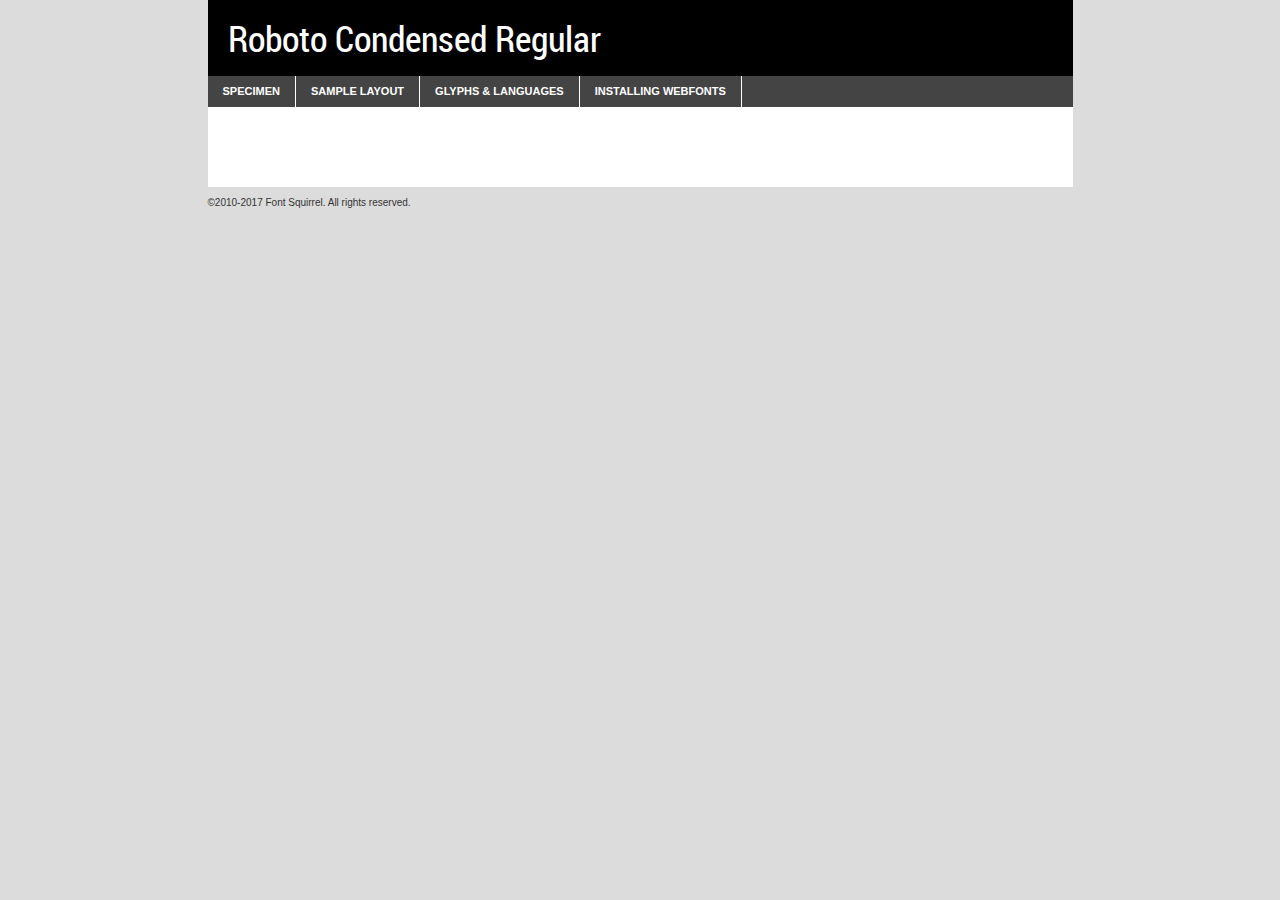
<file: fonts/robotocondensed-regular-demo.html>
<!DOCTYPE html PUBLIC "-//W3C//DTD XHTML 1.0 Transitional//EN"
        "http://www.w3.org/TR/xhtml1/DTD/xhtml1-transitional.dtd">

<html xmlns="http://www.w3.org/1999/xhtml" xml:lang="en" lang="en">
<head>
    <meta http-equiv="Content-Type" content="text/html; charset=utf-8"/>
    <script src="http://ajax.googleapis.com/ajax/libs/jquery/1.7.2/jquery.min.js" type="text/javascript" charset="utf-8"></script>
    <script type="text/javascript">
		(function($) {
			$.fn.easyTabs = function(option) {
				var param = jQuery.extend({ fadeSpeed: 'fast', defaultContent: 1, activeClass: 'active' }, option);
				$(this).each(function() {
					var thisId = '#' + this.id;
					if ( param.defaultContent == '' )
					{
						param.defaultContent = 1;
					}
					if ( typeof param.defaultContent == 'number' )
					{
						var defaultTab = $(thisId + ' .tabs li:eq(' + (param.defaultContent - 1) + ') a').attr('href').substr(1);
					}
					else
					{
						var defaultTab = param.defaultContent;
					}
					$(thisId + ' .tabs li a').each(function() {
						var tabToHide = $(this).attr('href').substr(1);
						$('#' + tabToHide).addClass('easytabs-tab-content');
					});
					hideAll();
					changeContent(defaultTab);

					function hideAll() {$(thisId + ' .easytabs-tab-content').hide();}

					function changeContent(tabId)
					{
						hideAll();
						$(thisId + ' .tabs li').removeClass(param.activeClass);
						$(thisId + ' .tabs li a[href=#' + tabId + ']').closest('li').addClass(param.activeClass);
						if ( param.fadeSpeed != 'none' )
						{
							$(thisId + ' #' + tabId).fadeIn(param.fadeSpeed);
						}
						else
						{
							$(thisId + ' #' + tabId).show();
						}
					}

					$(thisId + ' .tabs li').click(function() {
						var tabId = $(this).find('a').attr('href').substr(1);
						changeContent(tabId);
						return false;
					});
				});
			}
		})(jQuery);
    </script>
    <link rel="stylesheet" href="specimen_files/specimen_stylesheet.css" type="text/css" charset="utf-8"/>
    <link rel="stylesheet" href="stylesheet.css" type="text/css" charset="utf-8"/>

    <style type="text/css">
        		body {
			font-family: 'roboto_condensedregular';
        		}

            </style>

    <title>Roboto Condensed Regular Specimen</title>


    <script type="text/javascript" charset="utf-8">
		$(document).ready(function() {
			$('#container').easyTabs({ defaultContent: 1 });
		});
    </script>
</head>

<body>
<div id="container">
    <div id="header">
		Roboto Condensed Regular    </div>
    <ul class="tabs">
        <li><a href="#specimen">Specimen</a></li>
        <li><a href="#layout">Sample Layout</a></li>
		        <li><a href="#glyphs">Glyphs &amp; Languages</a></li>
        <li><a href="#installing">Installing Webfonts</a></li>

    </ul>

    <div id="main_content">


        <div id="specimen">

            <div class="section">
                <div class="grid12 firstcol">
                    <div class="huge">AaBb</div>
                </div>
            </div>

            <div class="section">
                <div class="glyph_range">A&#x200B;B&#x200b;C&#x200b;D&#x200b;E&#x200b;F&#x200b;G&#x200b;H&#x200b;I&#x200b;J&#x200b;K&#x200b;L&#x200b;M&#x200b;N&#x200b;O&#x200b;P&#x200b;Q&#x200b;R&#x200b;S&#x200b;T&#x200b;U&#x200b;V&#x200b;W&#x200b;X&#x200b;Y&#x200b;Z&#x200b;a&#x200b;b&#x200b;c&#x200b;d&#x200b;e&#x200b;f&#x200b;g&#x200b;h&#x200b;i&#x200b;j&#x200b;k&#x200b;l&#x200b;m&#x200b;n&#x200b;o&#x200b;p&#x200b;q&#x200b;r&#x200b;s&#x200b;t&#x200b;u&#x200b;v&#x200b;w&#x200b;x&#x200b;y&#x200b;z&#x200b;1&#x200b;2&#x200b;3&#x200b;4&#x200b;5&#x200b;6&#x200b;7&#x200b;8&#x200b;9&#x200b;0&#x200b;&amp;&#x200b;.&#x200b;,&#x200b;?&#x200b;!&#x200b;&#64;&#x200b;(&#x200b;)&#x200b;#&#x200b;$&#x200b;%&#x200b;*&#x200b;+&#x200b;-&#x200b;=&#x200b;:&#x200b;;</div>
            </div>
            <div class="section">
                <div class="grid12 firstcol">
                    <table class="sample_table">
                        <tr>
                            <td>10</td>
                            <td class="size10">abcdefghijklmnopqrstuvwxyzABCDEFGHIJKLMNOPQRSTUVWXYZ0123456789abcdefghijklmnopqrstuvwxyzABCDEFGHIJKLMNOPQRSTUVWXYZ0123456789abcdefghijklmnopqrstuvwxyzABCDEFGHIJKLMNOPQRSTUVWXYZ</td>
                        </tr>
                        <tr>
                            <td>11</td>
                            <td class="size11">abcdefghijklmnopqrstuvwxyzABCDEFGHIJKLMNOPQRSTUVWXYZ0123456789abcdefghijklmnopqrstuvwxyzABCDEFGHIJKLMNOPQRSTUVWXYZ0123456789abcdefghijklmnopqrstuvwxyzABCDEFGHIJKLMNOPQRSTUVWXYZ</td>
                        </tr>
                        <tr>
                            <td>12</td>
                            <td class="size12">abcdefghijklmnopqrstuvwxyzABCDEFGHIJKLMNOPQRSTUVWXYZ0123456789abcdefghijklmnopqrstuvwxyzABCDEFGHIJKLMNOPQRSTUVWXYZ0123456789abcdefghijklmnopqrstuvwxyzABCDEFGHIJKLMNOPQRSTUVWXYZ</td>
                        </tr>
                        <tr>
                            <td>13</td>
                            <td class="size13">abcdefghijklmnopqrstuvwxyzABCDEFGHIJKLMNOPQRSTUVWXYZ0123456789abcdefghijklmnopqrstuvwxyzABCDEFGHIJKLMNOPQRSTUVWXYZ0123456789abcdefghijklmnopqrstuvwxyzABCDEFGHIJKLMNOPQRSTUVWXYZ</td>
                        </tr>
                        <tr>
                            <td>14</td>
                            <td class="size14">abcdefghijklmnopqrstuvwxyzABCDEFGHIJKLMNOPQRSTUVWXYZ0123456789abcdefghijklmnopqrstuvwxyzABCDEFGHIJKLMNOPQRSTUVWXYZ0123456789abcdefghijklmnopqrstuvwxyzABCDEFGHIJKLMNOPQRSTUVWXYZ</td>
                        </tr>
                        <tr>
                            <td>16</td>
                            <td class="size16">abcdefghijklmnopqrstuvwxyzABCDEFGHIJKLMNOPQRSTUVWXYZ0123456789abcdefghijklmnopqrstuvwxyzABCDEFGHIJKLMNOPQRSTUVWXYZ</td>
                        </tr>
                        <tr>
                            <td>18</td>
                            <td class="size18">abcdefghijklmnopqrstuvwxyzABCDEFGHIJKLMNOPQRSTUVWXYZ0123456789abcdefghijklmnopqrstuvwxyzABCDEFGHIJKLMNOPQRSTUVWXYZ</td>
                        </tr>
                        <tr>
                            <td>20</td>
                            <td class="size20">abcdefghijklmnopqrstuvwxyzABCDEFGHIJKLMNOPQRSTUVWXYZ0123456789abcdefghijklmnopqrstuvwxyzABCDEFGHIJKLMNOPQRSTUVWXYZ</td>
                        </tr>
                        <tr>
                            <td>24</td>
                            <td class="size24">abcdefghijklmnopqrstuvwxyzABCDEFGHIJKLMNOPQRSTUVWXYZ0123456789abcdefghijklmnopqrstuvwxyzABCDEFGHIJKLMNOPQRSTUVWXYZ</td>
                        </tr>
                        <tr>
                            <td>30</td>
                            <td class="size30">abcdefghijklmnopqrstuvwxyzABCDEFGHIJKLMNOPQRSTUVWXYZ0123456789abcdefghijklmnopqrstuvwxyzABCDEFGHIJKLMNOPQRSTUVWXYZ</td>
                        </tr>
                        <tr>
                            <td>36</td>
                            <td class="size36">abcdefghijklmnopqrstuvwxyzABCDEFGHIJKLMNOPQRSTUVWXYZ0123456789abcdefghijklmnopqrstuvwxyzABCDEFGHIJKLMNOPQRSTUVWXYZ</td>
                        </tr>
                        <tr>
                            <td>48</td>
                            <td class="size48">abcdefghijklmnopqrstuvwxyzABCDEFGHIJKLMNOPQRSTUVWXYZ0123456789abcdefghijklmnopqrstuvwxyzABCDEFGHIJKLMNOPQRSTUVWXYZ</td>
                        </tr>
                        <tr>
                            <td>60</td>
                            <td class="size60">abcdefghijklmnopqrstuvwxyzABCDEFGHIJKLMNOPQRSTUVWXYZ0123456789abcdefghijklmnopqrstuvwxyzABCDEFGHIJKLMNOPQRSTUVWXYZ</td>
                        </tr>
                        <tr>
                            <td>72</td>
                            <td class="size72">abcdefghijklmnopqrstuvwxyzABCDEFGHIJKLMNOPQRSTUVWXYZ0123456789abcdefghijklmnopqrstuvwxyzABCDEFGHIJKLMNOPQRSTUVWXYZ</td>
                        </tr>
                        <tr>
                            <td>90</td>
                            <td class="size90">abcdefghijklmnopqrstuvwxyzABCDEFGHIJKLMNOPQRSTUVWXYZ0123456789abcdefghijklmnopqrstuvwxyzABCDEFGHIJKLMNOPQRSTUVWXYZ</td>
                        </tr>
                    </table>

                </div>

            </div>


            <div class="section" id="bodycomparison">


                <div id="xheight">
                    <div class="fontbody">&#x25FC;&#x25FC;&#x25FC;&#x25FC;&#x25FC;&#x25FC;&#x25FC;&#x25FC;&#x25FC;&#x25FC;&#x25FC;&#x25FC;&#x25FC;&#x25FC;&#x25FC;&#x25FC;&#x25FC;&#x25FC;&#x25FC;&#x25FC;&#x25FC;&#x25FC;&#x25FC;&#x25FC;&#x25FC;&#x25FC;&#x25FC;&#x25FC;&#x25FC;&#x25FC;&#x25FC;&#x25FC;&#x25FC;&#x25FC;&#x25FC;&#x25FC;&#x25FC;&#x25FC;&#x25FC;&#x25FC;&#x25FC;&#x25FC;&#x25FC;&#x25FC;&#x25FC;&#x25FC;&#x25FC;&#x25FC;&#x25FC;&#x25FC;&#x25FC;&#x25FC;&#x25FC;&#x25FC;&#x25FC;&#x25FC;&#x25FC;&#x25FC;&#x25FC;&#x25FC;&#x25FC;&#x25FC;&#x25FC;&#x25FC;&#x25FC;&#x25FC;&#x25FC;&#x25FC;&#x25FC;&#x25FC;&#x25FC;&#x25FC;&#x25FC;&#x25FC;&#x25FC;&#x25FC;&#x25FC;&#x25FC;&#x25FC;&#x25FC;&#x25FC;&#x25FC;&#x25FC;&#x25FC;&#x25FC;&#x25FC;&#x25FC;&#x25FC;&#x25FC;&#x25FC;&#x25FC;&#x25FC;&#x25FC;&#x25FC;&#x25FC;&#x25FC;&#x25FC;&#x25FC;&#x25FC;body</div>
                    <div class="arialbody">body</div>
                    <div class="verdanabody">body</div>
                    <div class="georgiabody">body</div>
                </div>
                <div class="fontbody" style="z-index:1">
                    body<span>Roboto Condensed Regular</span>
                </div>
                <div class="arialbody" style="z-index:1">
                    body<span>Arial</span>
                </div>
                <div class="verdanabody" style="z-index:1">
                    body<span>Verdana</span>
                </div>
                <div class="georgiabody" style="z-index:1">
                    body<span>Georgia</span>
                </div>


            </div>


            <div class="section psample psample_row1" id="">

                <div class="grid2 firstcol">
                    <p class="size10"><span>10.</span>Aenean lacinia bibendum nulla sed consectetur. Fusce dapibus, tellus ac cursus commodo, tortor mauris condimentum nibh, ut fermentum massa justo sit amet risus. Nullam id dolor id nibh ultricies vehicula ut id elit. Cum sociis natoque penatibus et magnis dis parturient montes, nascetur ridiculus mus. Nulla vitae elit libero, a pharetra augue.</p>

                </div>
                <div class="grid3">
                    <p class="size11"><span>11.</span>Aenean lacinia bibendum nulla sed consectetur. Fusce dapibus, tellus ac cursus commodo, tortor mauris condimentum nibh, ut fermentum massa justo sit amet risus. Nullam id dolor id nibh ultricies vehicula ut id elit. Cum sociis natoque penatibus et magnis dis parturient montes, nascetur ridiculus mus. Nulla vitae elit libero, a pharetra augue.</p>

                </div>
                <div class="grid3">
                    <p class="size12"><span>12.</span>Aenean lacinia bibendum nulla sed consectetur. Fusce dapibus, tellus ac cursus commodo, tortor mauris condimentum nibh, ut fermentum massa justo sit amet risus. Nullam id dolor id nibh ultricies vehicula ut id elit. Cum sociis natoque penatibus et magnis dis parturient montes, nascetur ridiculus mus. Nulla vitae elit libero, a pharetra augue.</p>

                </div>
                <div class="grid4">
                    <p class="size13"><span>13.</span>Aenean lacinia bibendum nulla sed consectetur. Fusce dapibus, tellus ac cursus commodo, tortor mauris condimentum nibh, ut fermentum massa justo sit amet risus. Nullam id dolor id nibh ultricies vehicula ut id elit. Cum sociis natoque penatibus et magnis dis parturient montes, nascetur ridiculus mus. Nulla vitae elit libero, a pharetra augue.</p>

                </div>
                <div class="white_blend"></div>

            </div>
            <div class="section psample psample_row2" id="">
                <div class="grid3 firstcol">
                    <p class="size14"><span>14.</span>Aenean lacinia bibendum nulla sed consectetur. Fusce dapibus, tellus ac cursus commodo, tortor mauris condimentum nibh, ut fermentum massa justo sit amet risus. Nullam id dolor id nibh ultricies vehicula ut id elit. Cum sociis natoque penatibus et magnis dis parturient montes, nascetur ridiculus mus. Nulla vitae elit libero, a pharetra augue.</p>

                </div>
                <div class="grid4">
                    <p class="size16"><span>16.</span>Aenean lacinia bibendum nulla sed consectetur. Fusce dapibus, tellus ac cursus commodo, tortor mauris condimentum nibh, ut fermentum massa justo sit amet risus. Nullam id dolor id nibh ultricies vehicula ut id elit. Cum sociis natoque penatibus et magnis dis parturient montes, nascetur ridiculus mus. Nulla vitae elit libero, a pharetra augue.</p>

                </div>
                <div class="grid5">
                    <p class="size18"><span>18.</span>Aenean lacinia bibendum nulla sed consectetur. Fusce dapibus, tellus ac cursus commodo, tortor mauris condimentum nibh, ut fermentum massa justo sit amet risus. Nullam id dolor id nibh ultricies vehicula ut id elit. Cum sociis natoque penatibus et magnis dis parturient montes, nascetur ridiculus mus. Nulla vitae elit libero, a pharetra augue.</p>

                </div>

                <div class="white_blend"></div>

            </div>

            <div class="section psample psample_row3" id="">
                <div class="grid5 firstcol">
                    <p class="size20"><span>20.</span>Aenean lacinia bibendum nulla sed consectetur. Fusce dapibus, tellus ac cursus commodo, tortor mauris condimentum nibh, ut fermentum massa justo sit amet risus. Nullam id dolor id nibh ultricies vehicula ut id elit. Cum sociis natoque penatibus et magnis dis parturient montes, nascetur ridiculus mus. Nulla vitae elit libero, a pharetra augue.</p>
                </div>
                <div class="grid7">
                    <p class="size24"><span>24.</span>Aenean lacinia bibendum nulla sed consectetur. Fusce dapibus, tellus ac cursus commodo, tortor mauris condimentum nibh, ut fermentum massa justo sit amet risus. Nullam id dolor id nibh ultricies vehicula ut id elit. Cum sociis natoque penatibus et magnis dis parturient montes, nascetur ridiculus mus. Nulla vitae elit libero, a pharetra augue.</p>
                </div>

                <div class="white_blend"></div>

            </div>

            <div class="section psample psample_row4" id="">
                <div class="grid12 firstcol">
                    <p class="size30"><span>30.</span>Aenean lacinia bibendum nulla sed consectetur. Fusce dapibus, tellus ac cursus commodo, tortor mauris condimentum nibh, ut fermentum massa justo sit amet risus. Nullam id dolor id nibh ultricies vehicula ut id elit. Cum sociis natoque penatibus et magnis dis parturient montes, nascetur ridiculus mus. Nulla vitae elit libero, a pharetra augue.</p>
                </div>
                <div class="white_blend"></div>

            </div>


            <div class="section psample psample_row1 fullreverse">
                <div class="grid2 firstcol">
                    <p class="size10"><span>10.</span>Aenean lacinia bibendum nulla sed consectetur. Fusce dapibus, tellus ac cursus commodo, tortor mauris condimentum nibh, ut fermentum massa justo sit amet risus. Nullam id dolor id nibh ultricies vehicula ut id elit. Cum sociis natoque penatibus et magnis dis parturient montes, nascetur ridiculus mus. Nulla vitae elit libero, a pharetra augue.</p>

                </div>
                <div class="grid3">
                    <p class="size11"><span>11.</span>Aenean lacinia bibendum nulla sed consectetur. Fusce dapibus, tellus ac cursus commodo, tortor mauris condimentum nibh, ut fermentum massa justo sit amet risus. Nullam id dolor id nibh ultricies vehicula ut id elit. Cum sociis natoque penatibus et magnis dis parturient montes, nascetur ridiculus mus. Nulla vitae elit libero, a pharetra augue.</p>

                </div>
                <div class="grid3">
                    <p class="size12"><span>12.</span>Aenean lacinia bibendum nulla sed consectetur. Fusce dapibus, tellus ac cursus commodo, tortor mauris condimentum nibh, ut fermentum massa justo sit amet risus. Nullam id dolor id nibh ultricies vehicula ut id elit. Cum sociis natoque penatibus et magnis dis parturient montes, nascetur ridiculus mus. Nulla vitae elit libero, a pharetra augue.</p>

                </div>
                <div class="grid4">
                    <p class="size13"><span>13.</span>Aenean lacinia bibendum nulla sed consectetur. Fusce dapibus, tellus ac cursus commodo, tortor mauris condimentum nibh, ut fermentum massa justo sit amet risus. Nullam id dolor id nibh ultricies vehicula ut id elit. Cum sociis natoque penatibus et magnis dis parturient montes, nascetur ridiculus mus. Nulla vitae elit libero, a pharetra augue.</p>

                </div>
                <div class="black_blend"></div>

            </div>

            <div class="section psample psample_row2 fullreverse">
                <div class="grid3 firstcol">
                    <p class="size14"><span>14.</span>Aenean lacinia bibendum nulla sed consectetur. Fusce dapibus, tellus ac cursus commodo, tortor mauris condimentum nibh, ut fermentum massa justo sit amet risus. Nullam id dolor id nibh ultricies vehicula ut id elit. Cum sociis natoque penatibus et magnis dis parturient montes, nascetur ridiculus mus. Nulla vitae elit libero, a pharetra augue.</p>

                </div>
                <div class="grid4">
                    <p class="size16"><span>16.</span>Aenean lacinia bibendum nulla sed consectetur. Fusce dapibus, tellus ac cursus commodo, tortor mauris condimentum nibh, ut fermentum massa justo sit amet risus. Nullam id dolor id nibh ultricies vehicula ut id elit. Cum sociis natoque penatibus et magnis dis parturient montes, nascetur ridiculus mus. Nulla vitae elit libero, a pharetra augue.</p>

                </div>
                <div class="grid5">
                    <p class="size18"><span>18.</span>Aenean lacinia bibendum nulla sed consectetur. Fusce dapibus, tellus ac cursus commodo, tortor mauris condimentum nibh, ut fermentum massa justo sit amet risus. Nullam id dolor id nibh ultricies vehicula ut id elit. Cum sociis natoque penatibus et magnis dis parturient montes, nascetur ridiculus mus. Nulla vitae elit libero, a pharetra augue.</p>

                </div>
                <div class="black_blend"></div>

            </div>

            <div class="section psample fullreverse psample_row3" id="">
                <div class="grid5 firstcol">
                    <p class="size20"><span>20.</span>Aenean lacinia bibendum nulla sed consectetur. Fusce dapibus, tellus ac cursus commodo, tortor mauris condimentum nibh, ut fermentum massa justo sit amet risus. Nullam id dolor id nibh ultricies vehicula ut id elit. Cum sociis natoque penatibus et magnis dis parturient montes, nascetur ridiculus mus. Nulla vitae elit libero, a pharetra augue.</p>
                </div>
                <div class="grid7">
                    <p class="size24"><span>24.</span>Aenean lacinia bibendum nulla sed consectetur. Fusce dapibus, tellus ac cursus commodo, tortor mauris condimentum nibh, ut fermentum massa justo sit amet risus. Nullam id dolor id nibh ultricies vehicula ut id elit. Cum sociis natoque penatibus et magnis dis parturient montes, nascetur ridiculus mus. Nulla vitae elit libero, a pharetra augue.</p>
                </div>

                <div class="black_blend"></div>

            </div>

            <div class="section psample fullreverse psample_row4" id="" style="border-bottom: 20px #000 solid;">
                <div class="grid12 firstcol">
                    <p class="size30"><span>30.</span>Aenean lacinia bibendum nulla sed consectetur. Fusce dapibus, tellus ac cursus commodo, tortor mauris condimentum nibh, ut fermentum massa justo sit amet risus. Nullam id dolor id nibh ultricies vehicula ut id elit. Cum sociis natoque penatibus et magnis dis parturient montes, nascetur ridiculus mus. Nulla vitae elit libero, a pharetra augue.</p>
                </div>
                <div class="black_blend"></div>

            </div>


        </div>

        <div id="layout">

            <div class="section">

                <div class="grid12 firstcol">
                    <h1>Lorem Ipsum Dolor</h1>
                    <h2>Etiam porta sem malesuada magna mollis euismod</h2>

                    <p class="byline">By <a href="#link">Aenean Lacinia</a></p>
                </div>
            </div>
            <div class="section">
                <div class="grid8 firstcol">
                    <p class="large">Donec sed odio dui. Morbi leo risus, porta ac consectetur ac, vestibulum at eros. Fusce dapibus, tellus ac cursus commodo, tortor mauris condimentum nibh, ut fermentum massa justo sit amet risus. </p>


                    <h3>Pellentesque ornare sem</h3>

                    <p>Maecenas sed diam eget risus varius blandit sit amet non magna. Maecenas faucibus mollis interdum. Donec ullamcorper nulla non metus auctor fringilla. Nullam id dolor id nibh ultricies vehicula ut id elit. Nullam id dolor id nibh ultricies vehicula ut id elit. </p>

                    <p>Aenean eu leo quam. Pellentesque ornare sem lacinia quam venenatis vestibulum. Lorem ipsum dolor sit amet, consectetur adipiscing elit. Cum sociis natoque penatibus et magnis dis parturient montes, nascetur ridiculus mus. </p>

                    <p>Nulla vitae elit libero, a pharetra augue. Praesent commodo cursus magna, vel scelerisque nisl consectetur et. Aenean lacinia bibendum nulla sed consectetur. </p>

                    <p>Nullam quis risus eget urna mollis ornare vel eu leo. Nullam quis risus eget urna mollis ornare vel eu leo. Maecenas sed diam eget risus varius blandit sit amet non magna. Donec ullamcorper nulla non metus auctor fringilla. </p>

                    <h3>Cras mattis consectetur</h3>

                    <p>Aenean eu leo quam. Pellentesque ornare sem lacinia quam venenatis vestibulum. Aenean lacinia bibendum nulla sed consectetur. Integer posuere erat a ante venenatis dapibus posuere velit aliquet. Cras mattis consectetur purus sit amet fermentum. </p>

                    <p>Nullam id dolor id nibh ultricies vehicula ut id elit. Nullam quis risus eget urna mollis ornare vel eu leo. Cras mattis consectetur purus sit amet fermentum.</p>
                </div>

                <div class="grid4 sidebar">

                    <div class="box reverse">
                        <p class="last">Nullam quis risus eget urna mollis ornare vel eu leo. Donec ullamcorper nulla non metus auctor fringilla. Cras mattis consectetur purus sit amet fermentum. Sed posuere consectetur est at lobortis. Lorem ipsum dolor sit amet, consectetur adipiscing elit. </p>
                    </div>

                    <p class="caption">Maecenas sed diam eget risus varius.</p>

                    <p>Vestibulum id ligula porta felis euismod semper. Integer posuere erat a ante venenatis dapibus posuere velit aliquet. Vestibulum id ligula porta felis euismod semper. Sed posuere consectetur est at lobortis. Maecenas sed diam eget risus varius blandit sit amet non magna. Fusce dapibus, tellus ac cursus commodo, tortor mauris condimentum nibh, ut fermentum massa justo sit amet risus. </p>


                    <p>Duis mollis, est non commodo luctus, nisi erat porttitor ligula, eget lacinia odio sem nec elit. Aenean lacinia bibendum nulla sed consectetur. Vivamus sagittis lacus vel augue laoreet rutrum faucibus dolor auctor. Aenean lacinia bibendum nulla sed consectetur. Nullam quis risus eget urna mollis ornare vel eu leo. </p>

                    <p>Praesent commodo cursus magna, vel scelerisque nisl consectetur et. Donec ullamcorper nulla non metus auctor fringilla. Maecenas faucibus mollis interdum. Fusce dapibus, tellus ac cursus commodo, tortor mauris condimentum nibh, ut fermentum massa justo sit amet risus. </p>

                </div>
            </div>

        </div>


		

        <div id="glyphs">
            <div class="section">
                <div class="grid12 firstcol">

                    <h1>Language Support</h1>
                    <p>The subset of Roboto Condensed Regular in this kit supports the following languages:<br/>

						Albanian, Basque, Breton, Chamorro, Danish, Dutch, English, Faroese, Finnish, French, Frisian, Galician, German, Icelandic, Italian, Malagasy, Norwegian, Portuguese, Spanish, Alsatian, Aragonese, Arapaho, Arrernte, Asturian, Aymara, Bislama, Cebuano, Corsican, Fijian, French_creole, Genoese, Gilbertese, Greenlandic, Haitian_creole, Hiligaynon, Hmong, Hopi, Ibanag, Iloko_ilokano, Indonesian, Interglossa_glosa, Interlingua, Irish_gaelic, Jerriais, Lojban, Lombard, Luxembourgeois, Manx, Mohawk, Norfolk_pitcairnese, Occitan, Oromo, Pangasinan, Papiamento, Piedmontese, Potawatomi, Rhaeto-romance, Romansh, Rotokas, Sami_lule, Samoan, Sardinian, Scots_gaelic, Seychelles_creole, Shona, Sicilian, Somali, Southern_ndebele, Swahili, Swati_swazi, Tagalog_filipino_pilipino, Tetum, Tok_pisin, Uyghur_latinized, Volapuk, Walloon, Warlpiri, Xhosa, Yapese, Zulu, Latinbasic, Ubasic, Demo                    </p>
                    <h1>Glyph Chart</h1>
                    <p>The subset of Roboto Condensed Regular in this kit includes all the glyphs listed below. Unicode entities are included above each glyph to help you insert individual characters into your layout.</p>
                    <div id="glyph_chart">

																																	                                <div><p>&amp;#2;</p>&#2;</div>
																				                                <div><p>&amp;#9;</p>&#9;</div>
																				                                <div><p>&amp;#13;</p>&#13;</div>
																				                                <div><p>&amp;#32;</p>&#32;</div>
																				                                <div><p>&amp;#33;</p>&#33;</div>
																				                                <div><p>&amp;#34;</p>&#34;</div>
																				                                <div><p>&amp;#35;</p>&#35;</div>
																				                                <div><p>&amp;#36;</p>&#36;</div>
																				                                <div><p>&amp;#37;</p>&#37;</div>
																				                                <div><p>&amp;#38;</p>&#38;</div>
																				                                <div><p>&amp;#39;</p>&#39;</div>
																				                                <div><p>&amp;#40;</p>&#40;</div>
																				                                <div><p>&amp;#41;</p>&#41;</div>
																				                                <div><p>&amp;#42;</p>&#42;</div>
																				                                <div><p>&amp;#43;</p>&#43;</div>
																				                                <div><p>&amp;#44;</p>&#44;</div>
																				                                <div><p>&amp;#45;</p>&#45;</div>
																				                                <div><p>&amp;#46;</p>&#46;</div>
																				                                <div><p>&amp;#47;</p>&#47;</div>
																				                                <div><p>&amp;#48;</p>&#48;</div>
																				                                <div><p>&amp;#49;</p>&#49;</div>
																				                                <div><p>&amp;#50;</p>&#50;</div>
																				                                <div><p>&amp;#51;</p>&#51;</div>
																				                                <div><p>&amp;#52;</p>&#52;</div>
																				                                <div><p>&amp;#53;</p>&#53;</div>
																				                                <div><p>&amp;#54;</p>&#54;</div>
																				                                <div><p>&amp;#55;</p>&#55;</div>
																				                                <div><p>&amp;#56;</p>&#56;</div>
																				                                <div><p>&amp;#57;</p>&#57;</div>
																				                                <div><p>&amp;#58;</p>&#58;</div>
																				                                <div><p>&amp;#59;</p>&#59;</div>
																				                                <div><p>&amp;#60;</p>&#60;</div>
																				                                <div><p>&amp;#61;</p>&#61;</div>
																				                                <div><p>&amp;#62;</p>&#62;</div>
																				                                <div><p>&amp;#63;</p>&#63;</div>
																				                                <div><p>&amp;#64;</p>&#64;</div>
																				                                <div><p>&amp;#65;</p>&#65;</div>
																				                                <div><p>&amp;#66;</p>&#66;</div>
																				                                <div><p>&amp;#67;</p>&#67;</div>
																				                                <div><p>&amp;#68;</p>&#68;</div>
																				                                <div><p>&amp;#69;</p>&#69;</div>
																				                                <div><p>&amp;#70;</p>&#70;</div>
																				                                <div><p>&amp;#71;</p>&#71;</div>
																				                                <div><p>&amp;#72;</p>&#72;</div>
																				                                <div><p>&amp;#73;</p>&#73;</div>
																				                                <div><p>&amp;#74;</p>&#74;</div>
																				                                <div><p>&amp;#75;</p>&#75;</div>
																				                                <div><p>&amp;#76;</p>&#76;</div>
																				                                <div><p>&amp;#77;</p>&#77;</div>
																				                                <div><p>&amp;#78;</p>&#78;</div>
																				                                <div><p>&amp;#79;</p>&#79;</div>
																				                                <div><p>&amp;#80;</p>&#80;</div>
																				                                <div><p>&amp;#81;</p>&#81;</div>
																				                                <div><p>&amp;#82;</p>&#82;</div>
																				                                <div><p>&amp;#83;</p>&#83;</div>
																				                                <div><p>&amp;#84;</p>&#84;</div>
																				                                <div><p>&amp;#85;</p>&#85;</div>
																				                                <div><p>&amp;#86;</p>&#86;</div>
																				                                <div><p>&amp;#87;</p>&#87;</div>
																				                                <div><p>&amp;#88;</p>&#88;</div>
																				                                <div><p>&amp;#89;</p>&#89;</div>
																				                                <div><p>&amp;#90;</p>&#90;</div>
																				                                <div><p>&amp;#91;</p>&#91;</div>
																				                                <div><p>&amp;#92;</p>&#92;</div>
																				                                <div><p>&amp;#93;</p>&#93;</div>
																				                                <div><p>&amp;#94;</p>&#94;</div>
																				                                <div><p>&amp;#95;</p>&#95;</div>
																				                                <div><p>&amp;#96;</p>&#96;</div>
																				                                <div><p>&amp;#97;</p>&#97;</div>
																				                                <div><p>&amp;#98;</p>&#98;</div>
																				                                <div><p>&amp;#99;</p>&#99;</div>
																				                                <div><p>&amp;#100;</p>&#100;</div>
																				                                <div><p>&amp;#101;</p>&#101;</div>
																				                                <div><p>&amp;#102;</p>&#102;</div>
																				                                <div><p>&amp;#103;</p>&#103;</div>
																				                                <div><p>&amp;#104;</p>&#104;</div>
																				                                <div><p>&amp;#105;</p>&#105;</div>
																				                                <div><p>&amp;#106;</p>&#106;</div>
																				                                <div><p>&amp;#107;</p>&#107;</div>
																				                                <div><p>&amp;#108;</p>&#108;</div>
																				                                <div><p>&amp;#109;</p>&#109;</div>
																				                                <div><p>&amp;#110;</p>&#110;</div>
																				                                <div><p>&amp;#111;</p>&#111;</div>
																				                                <div><p>&amp;#112;</p>&#112;</div>
																				                                <div><p>&amp;#113;</p>&#113;</div>
																				                                <div><p>&amp;#114;</p>&#114;</div>
																				                                <div><p>&amp;#115;</p>&#115;</div>
																				                                <div><p>&amp;#116;</p>&#116;</div>
																				                                <div><p>&amp;#117;</p>&#117;</div>
																				                                <div><p>&amp;#118;</p>&#118;</div>
																				                                <div><p>&amp;#119;</p>&#119;</div>
																				                                <div><p>&amp;#120;</p>&#120;</div>
																				                                <div><p>&amp;#121;</p>&#121;</div>
																				                                <div><p>&amp;#122;</p>&#122;</div>
																				                                <div><p>&amp;#123;</p>&#123;</div>
																				                                <div><p>&amp;#124;</p>&#124;</div>
																				                                <div><p>&amp;#125;</p>&#125;</div>
																				                                <div><p>&amp;#126;</p>&#126;</div>
																				                                <div><p>&amp;#160;</p>&#160;</div>
																				                                <div><p>&amp;#161;</p>&#161;</div>
																				                                <div><p>&amp;#162;</p>&#162;</div>
																				                                <div><p>&amp;#163;</p>&#163;</div>
																				                                <div><p>&amp;#164;</p>&#164;</div>
																				                                <div><p>&amp;#165;</p>&#165;</div>
																				                                <div><p>&amp;#166;</p>&#166;</div>
																				                                <div><p>&amp;#167;</p>&#167;</div>
																				                                <div><p>&amp;#168;</p>&#168;</div>
																				                                <div><p>&amp;#169;</p>&#169;</div>
																				                                <div><p>&amp;#170;</p>&#170;</div>
																				                                <div><p>&amp;#171;</p>&#171;</div>
																				                                <div><p>&amp;#172;</p>&#172;</div>
																				                                <div><p>&amp;#173;</p>&#173;</div>
																				                                <div><p>&amp;#174;</p>&#174;</div>
																				                                <div><p>&amp;#175;</p>&#175;</div>
																				                                <div><p>&amp;#176;</p>&#176;</div>
																				                                <div><p>&amp;#177;</p>&#177;</div>
																				                                <div><p>&amp;#178;</p>&#178;</div>
																				                                <div><p>&amp;#179;</p>&#179;</div>
																				                                <div><p>&amp;#180;</p>&#180;</div>
																				                                <div><p>&amp;#181;</p>&#181;</div>
																				                                <div><p>&amp;#182;</p>&#182;</div>
																				                                <div><p>&amp;#183;</p>&#183;</div>
																				                                <div><p>&amp;#184;</p>&#184;</div>
																				                                <div><p>&amp;#185;</p>&#185;</div>
																				                                <div><p>&amp;#186;</p>&#186;</div>
																				                                <div><p>&amp;#187;</p>&#187;</div>
																				                                <div><p>&amp;#188;</p>&#188;</div>
																				                                <div><p>&amp;#189;</p>&#189;</div>
																				                                <div><p>&amp;#190;</p>&#190;</div>
																				                                <div><p>&amp;#191;</p>&#191;</div>
																				                                <div><p>&amp;#192;</p>&#192;</div>
																				                                <div><p>&amp;#193;</p>&#193;</div>
																				                                <div><p>&amp;#194;</p>&#194;</div>
																				                                <div><p>&amp;#195;</p>&#195;</div>
																				                                <div><p>&amp;#196;</p>&#196;</div>
																				                                <div><p>&amp;#197;</p>&#197;</div>
																				                                <div><p>&amp;#198;</p>&#198;</div>
																				                                <div><p>&amp;#199;</p>&#199;</div>
																				                                <div><p>&amp;#200;</p>&#200;</div>
																				                                <div><p>&amp;#201;</p>&#201;</div>
																				                                <div><p>&amp;#202;</p>&#202;</div>
																				                                <div><p>&amp;#203;</p>&#203;</div>
																				                                <div><p>&amp;#204;</p>&#204;</div>
																				                                <div><p>&amp;#205;</p>&#205;</div>
																				                                <div><p>&amp;#206;</p>&#206;</div>
																				                                <div><p>&amp;#207;</p>&#207;</div>
																				                                <div><p>&amp;#208;</p>&#208;</div>
																				                                <div><p>&amp;#209;</p>&#209;</div>
																				                                <div><p>&amp;#210;</p>&#210;</div>
																				                                <div><p>&amp;#211;</p>&#211;</div>
																				                                <div><p>&amp;#212;</p>&#212;</div>
																				                                <div><p>&amp;#213;</p>&#213;</div>
																				                                <div><p>&amp;#214;</p>&#214;</div>
																				                                <div><p>&amp;#215;</p>&#215;</div>
																				                                <div><p>&amp;#216;</p>&#216;</div>
																				                                <div><p>&amp;#217;</p>&#217;</div>
																				                                <div><p>&amp;#218;</p>&#218;</div>
																				                                <div><p>&amp;#219;</p>&#219;</div>
																				                                <div><p>&amp;#220;</p>&#220;</div>
																				                                <div><p>&amp;#221;</p>&#221;</div>
																				                                <div><p>&amp;#222;</p>&#222;</div>
																				                                <div><p>&amp;#223;</p>&#223;</div>
																				                                <div><p>&amp;#224;</p>&#224;</div>
																				                                <div><p>&amp;#225;</p>&#225;</div>
																				                                <div><p>&amp;#226;</p>&#226;</div>
																				                                <div><p>&amp;#227;</p>&#227;</div>
																				                                <div><p>&amp;#228;</p>&#228;</div>
																				                                <div><p>&amp;#229;</p>&#229;</div>
																				                                <div><p>&amp;#230;</p>&#230;</div>
																				                                <div><p>&amp;#231;</p>&#231;</div>
																				                                <div><p>&amp;#232;</p>&#232;</div>
																				                                <div><p>&amp;#233;</p>&#233;</div>
																				                                <div><p>&amp;#234;</p>&#234;</div>
																				                                <div><p>&amp;#235;</p>&#235;</div>
																				                                <div><p>&amp;#236;</p>&#236;</div>
																				                                <div><p>&amp;#237;</p>&#237;</div>
																				                                <div><p>&amp;#238;</p>&#238;</div>
																				                                <div><p>&amp;#239;</p>&#239;</div>
																				                                <div><p>&amp;#240;</p>&#240;</div>
																				                                <div><p>&amp;#241;</p>&#241;</div>
																				                                <div><p>&amp;#242;</p>&#242;</div>
																				                                <div><p>&amp;#243;</p>&#243;</div>
																				                                <div><p>&amp;#244;</p>&#244;</div>
																				                                <div><p>&amp;#245;</p>&#245;</div>
																				                                <div><p>&amp;#246;</p>&#246;</div>
																				                                <div><p>&amp;#247;</p>&#247;</div>
																				                                <div><p>&amp;#248;</p>&#248;</div>
																				                                <div><p>&amp;#249;</p>&#249;</div>
																				                                <div><p>&amp;#250;</p>&#250;</div>
																				                                <div><p>&amp;#251;</p>&#251;</div>
																				                                <div><p>&amp;#252;</p>&#252;</div>
																				                                <div><p>&amp;#253;</p>&#253;</div>
																				                                <div><p>&amp;#254;</p>&#254;</div>
																				                                <div><p>&amp;#255;</p>&#255;</div>
																				                                <div><p>&amp;#338;</p>&#338;</div>
																				                                <div><p>&amp;#339;</p>&#339;</div>
																				                                <div><p>&amp;#376;</p>&#376;</div>
																				                                <div><p>&amp;#710;</p>&#710;</div>
																				                                <div><p>&amp;#732;</p>&#732;</div>
																				                                <div><p>&amp;#8192;</p>&#8192;</div>
																				                                <div><p>&amp;#8193;</p>&#8193;</div>
																				                                <div><p>&amp;#8194;</p>&#8194;</div>
																				                                <div><p>&amp;#8195;</p>&#8195;</div>
																				                                <div><p>&amp;#8196;</p>&#8196;</div>
																				                                <div><p>&amp;#8197;</p>&#8197;</div>
																				                                <div><p>&amp;#8198;</p>&#8198;</div>
																				                                <div><p>&amp;#8199;</p>&#8199;</div>
																				                                <div><p>&amp;#8200;</p>&#8200;</div>
																				                                <div><p>&amp;#8201;</p>&#8201;</div>
																				                                <div><p>&amp;#8202;</p>&#8202;</div>
																				                                <div><p>&amp;#8208;</p>&#8208;</div>
																				                                <div><p>&amp;#8209;</p>&#8209;</div>
																				                                <div><p>&amp;#8210;</p>&#8210;</div>
																				                                <div><p>&amp;#8211;</p>&#8211;</div>
																				                                <div><p>&amp;#8212;</p>&#8212;</div>
																				                                <div><p>&amp;#8216;</p>&#8216;</div>
																				                                <div><p>&amp;#8217;</p>&#8217;</div>
																				                                <div><p>&amp;#8218;</p>&#8218;</div>
																				                                <div><p>&amp;#8220;</p>&#8220;</div>
																				                                <div><p>&amp;#8221;</p>&#8221;</div>
																				                                <div><p>&amp;#8222;</p>&#8222;</div>
																				                                <div><p>&amp;#8226;</p>&#8226;</div>
																				                                <div><p>&amp;#8230;</p>&#8230;</div>
																				                                <div><p>&amp;#8239;</p>&#8239;</div>
																				                                <div><p>&amp;#8249;</p>&#8249;</div>
																				                                <div><p>&amp;#8250;</p>&#8250;</div>
																				                                <div><p>&amp;#8287;</p>&#8287;</div>
																				                                <div><p>&amp;#8364;</p>&#8364;</div>
																				                                <div><p>&amp;#8482;</p>&#8482;</div>
																				                                <div><p>&amp;#9724;</p>&#9724;</div>
																				                                <div><p>&amp;#64257;</p>&#64257;</div>
																				                                <div><p>&amp;#64258;</p>&#64258;</div>
																				                                <div><p>&amp;#64259;</p>&#64259;</div>
																				                                <div><p>&amp;#64260;</p>&#64260;</div>
																																													                    </div>
                </div>


            </div>
        </div>


        <div id="specs">

        </div>

        <div id="installing">
            <div class="section">
                <div class="grid7 firstcol">
                    <h1>Installing Webfonts</h1>

                    <p>Webfonts are supported by all major browser platforms but not all in the same way. There are currently four different font formats that must be included in order to target all browsers. This includes TTF, WOFF, EOT and SVG.</p>

                    <h2>1. Upload your webfonts</h2>
                    <p>You must upload your webfont kit to your website. They should be in or near the same directory as your CSS files.</p>

                    <h2>2. Include the webfont stylesheet</h2>
                    <p>A special CSS @font-face declaration helps the various browsers select the appropriate font it needs without causing you a bunch of headaches. Learn more about this syntax by reading the <a href="https://www.fontspring.com/blog/further-hardening-of-the-bulletproof-syntax">Fontspring blog post</a> about it. The code for it is as follows:</p>


                    <code>
                        @font-face{
                        font-family: 'MyWebFont';
                        src: url('WebFont.eot');
                        src: url('WebFont.eot?#iefix') format('embedded-opentype'),
                        url('WebFont.woff') format('woff'),
                        url('WebFont.ttf') format('truetype'),
                        url('WebFont.svg#webfont') format('svg');
                        }
                    </code>

                    <p>We've already gone ahead and generated the code for you. All you have to do is link to the stylesheet in your HTML, like this:</p>
                    <code>&lt;link rel=&quot;stylesheet&quot; href=&quot;stylesheet.css&quot; type=&quot;text/css&quot; charset=&quot;utf-8&quot; /&gt;</code>

                    <h2>3. Modify your own stylesheet</h2>
                    <p>To take advantage of your new fonts, you must tell your stylesheet to use them. Look at the original @font-face declaration above and find the property called "font-family." The name linked there will be what you use to reference the font. Prepend that webfont name to the font stack in the "font-family" property, inside the selector you want to change. For example:</p>
                    <code>p { font-family: 'WebFont', Arial, sans-serif; }</code>

                    <h2>4. Test</h2>
                    <p>Getting webfonts to work cross-browser <em>can</em> be tricky. Use the information in the sidebar to help you if you find that fonts aren't loading in a particular browser.</p>
                </div>

                <div class="grid5 sidebar">
                    <div class="box">
                        <h2>Troubleshooting<br/>Font-Face Problems</h2>
                        <p>Having trouble getting your webfonts to load in your new website? Here are some tips to sort out what might be the problem.</p>

                        <h3>Fonts not showing in any browser</h3>

                        <p>This sounds like you need to work on the plumbing. You either did not upload the fonts to the correct directory, or you did not link the fonts properly in the CSS. If you've confirmed that all this is correct and you still have a problem, take a look at your .htaccess file and see if requests are getting intercepted.</p>

                        <h3>Fonts not loading in iPhone or iPad</h3>

                        <p>The most common problem here is that you are serving the fonts from an IIS server. IIS refuses to serve files that have unknown MIME types. If that is the case, you must set the MIME type for SVG to "image/svg+xml" in the server settings. Follow these instructions from Microsoft if you need help.</p>

                        <h3>Fonts not loading in Firefox</h3>

                        <p>The primary reason for this failure? You are still using a version Firefox older than 3.5. So upgrade already! If that isn't it, then you are very likely serving fonts from a different domain. Firefox requires that all font assets be served from the same domain. Lastly it is possible that you need to add WOFF to your list of MIME types (if you are serving via IIS.)</p>

                        <h3>Fonts not loading in IE</h3>

                        <p>Are you looking at Internet Explorer on an actual Windows machine or are you cheating by using a service like Adobe BrowserLab? Many of these screenshot services do not render @font-face for IE. Best to test it on a real machine.</p>

                        <h3>Fonts not loading in IE9</h3>

                        <p>IE9, like Firefox, requires that fonts be served from the same domain as the website. Make sure that is the case.</p>
                    </div>
                </div>
            </div>

        </div>

    </div>
    <div id="footer">
        <p>&copy;2010-2017 Font Squirrel. All rights reserved.</p>
    </div>
</div>
</body>
</html>
</file>
<file: styles.css>
*,
*::before,
*::after {
    box-sizing: border-box;
    font-family:'Roboto';
}
@font-face {
    font-family: 'Roboto';
    src: url(/fonts/roboto-regular-webfont.woff);
}
@font-face {
    font-family: 'roboto2';
    src: url(/fonts/robotocondensed-regular-webfont.woff);
}
@font-face {
    font-family: 'roboto-semi';
    src: url(/fonts/roboto-medium-webfont.woff);
}
.videos {
    /* width: max-content; */
    /* display: none; */
    margin: 0 auto;
    /* background: blue; */
    max-width: 2400px;
}

.shorts-two {
    margin: 0 auto;
    max-width: 2400px;
}

body {
    margin: 0;
    overflow-x: hidden;

}

.video-section {
    object-fit: cover;
    display: grid;
    grid-template-columns: repeat(auto-fill, minmax(350px, 1fr));
    /* background: red; */
    gap: 0 .6em;
    padding: 3rem 0;
    overflow: hidden;
    height: 250vh;
    margin-right: 1em;
}


/* ========================
VIDEO CONTAINER
===========================
 */
.video-container {
    display: flex;
    flex-direction: column;
    /* width: 100%; */  
    margin-bottom: 2em;
}

.thumbnail {
    position: relative;
    display: flex;
}

.thumbnail::before {
    content: attr(data-duration);
    position: absolute;
    background-color: rgba(0, 0, 0, .85);
    color: white;
    bottom: 3px;
    font-family: 'roboto-semi';
    right: 5px;
    padding: .2rem .3rem;
    border-radius: 6px;
    font-size: 12px;
}

.video-container:hover .thumbnail::before {

    background-color: transparent;
    color: transparent;
    transition: .3s;
}

.thumbnail-image {
    width: 100%;
    border-radius: 10px;
    /* height: 100%; */
    min-width: 250px;
    min-height: 150px;
    background-color: #AAA;
}

.video-container:hover .thumbnail-image {
    border-radius: 0;
    transition: .6s;
}

/* =================================
 VIDEO BOTTOM  DETIALS SECTION
 ==================================== */
.video-bottom-section {
    display: flex;
    align-items: flex-start;
    margin-top: 1rem;
    position: relative;
    /* background: #0a0a0a; */

}

.channel-icon {
    margin-right: .75rem;
    border-radius: 50%;
    width: 43px;
    height: 43px;
    background-color: #AAA;
}

.video-details {
    display: flex;
    width: 100%;
    flex-direction: column;
}

.video-title {
    font-size: 16px;
    margin-bottom: .5rem;
    text-decoration: none;
    color: #F1F1F1;
    float: left;
    
    width: 92%;
    /* margin-left: -.3rem; */

}

.material-symbols-outlined {
    font-variation-settings:
        'FILL' 1,
        'wght' 200,
        'GRAD' 0,
        'opsz' 24
}



.material-symbols-outlined {
    color: white;
    width: fit-content;
    cursor: pointer;
    float: right;
}

.video-title-section span{
    z-index: 1;
}
.video-title-section {
    /* background: orange; */
    position: relative;
}

.name-section svg {
    fill: #aaaaaa;
    /* background: orange; */
    height: 12px;
    margin-bottom: -1.7px;
    cursor: pointer;
    margin-left: -4px;
}

.name-section {
    /* background: blue; */
    height: 20px;
    position: relative;
    text-align: start;
    width: fit-content;
    padding-bottom: 3px;



}

.verified {
    background-color: rgba(128, 128, 128, .85);
    padding: 8px;
    border-radius: 4px;
    color: white;
    position: absolute;
    font-size: 12px;
    visibility: hidden;
    letter-spacing: 0;
    top: -4.2em;
    right: -1.7em;
}

.svgg svg{
    height: .9em;
}
.svgg {
    margin-left: .5px;
    float: right;
    /* background: red; */
    width: fit-content;
}

.svgg:hover .verified {
    visibility: visible;
}

.video-channel-name {
    text-decoration: none;
    color: #555;
    transition: color 150ms;
}

.video-channel-name:hover {
    color: white;
}

.video-channel-name {
    width: fit-content;
    margin-right: .15em;
}

.video-channel-name,
.video-metadata {
    color: #aaaaaa;
    font-size: 14px;
    font-family: 'roboto-semi';
}

.channel-icon-name {
    color: rgb(209, 208, 208);
    border: 1px solid rgb(209, 208, 208);
    background: rgb(22, 22, 22);
    padding: 7px;
    position: absolute;
    margin-top: 30px;
    margin-left: -.8rem;
    font-size: 13px;
    visibility: hidden;
    transition: .1s;
    z-index: 1;
}

.bx:hover .channel-icon-name{
    visibility: visible;
    transition-delay: .9s;
}

.hover-channel-name {
    background-color: rgba(128, 128, 128, .85);
    padding: 8px;
    border-radius: 4px;
    color: white;
    position: absolute;
    font-size: 12px;
    left: 0;
    top: -4.5em;
  visibility: hidden;
}


.video-channel-name:hover .hover-channel-name {
    visibility: visible;
    transition-delay: .2s;
}

.hover-channel-bot1 {
    color: rgb(209, 208, 208);
    border: 1px solid rgb(209, 208, 208);
    padding: 7px;
    position: absolute;
    background: rgb(22, 22, 22);
    font-size: 11px;
    visibility: hidden;
    right: -5em;
    bottom: -3em;


}
.hover-title{
    color: rgb(209, 208, 208);
    border: 1px solid rgb(209, 208, 208);
    padding: 7px;
    position: absolute;
    background: rgb(22, 22, 22);
    font-size: 11px;
    visibility: hidden;
    right: -6em;
    width: fit-content;
    bottom: -1em;
}
.video-title-section > .video-title:hover ~ .hover-title{
    visibility: visible;
    transition-delay:.6s;

}
.video-channel-name:hover .hover-channel-bot1 {
    visibility: visible;
    transition-delay: .7s;
}


.categories {
padding: 6px;
    z-index: 1;
    /* background: green; */
    max-width: 2400px;
    margin-top: -.8em;
    margin-right: 1em;
}

.category-section {
    display: flex;
    overflow: scroll;
}


.category-section::-webkit-scrollbar-corner {}

.category-section::-webkit-scrollbar {
    visibility: hidden;

}

.category {
    margin-right: .7rem;
    word-wrap: none;
    white-space: nowrap;
    color: #F1F1F1;
    border: 1px solid #2e2e2e;
    border-radius: 6px;
    background-color: #FFFFFF1A;
    padding: .2rem 12px;
    font-size: 15px;
    font-family: 'roboto';
    cursor: pointer;
    letter-spacing: -.6px;
    transition: color .7s;
}

.category:hover{
    background-color: #4d4c4c;
    border-radius: 6px;
    transition: background-color 150ms;
}

/* .justice{
    background: white;
} */
* {
    margin: 0;
    padding: 0;
    box-sizing: border-box;
}

.category.active {
    background-color: white;
    color: black;
}

nav {
    display: grid;
    padding: 1rem 0;
    /* background: gold; */
    margin: 0 auto;

}



nav ul {
    display: flex;
    justify-content: space-between;
    align-items: center;
    /* background: blue; */
    margin-top: -1rem;
}

svg {
    width: 20px;
    height: 24px;
}

.harmburger-menu,
.camera,
.search-icon,
.user-btn,
.mic {
    display: grid;
    place-items: center;
    cursor: pointer;
    fill: white;

}

.harmburger-menu {
    fill: white;
    margin-left: 1em;
    align-items: center;
    padding: .3em;
}

.harmburger-menu .menu {
    height: 20px;
    
}


.harmburger-menu:hover {
    background: #FFFFFF1A;
    border-radius: 20px;
}

.camera:hover {
    background: #FFFFFF1A;
    border-radius: 20px;
}

.two-icons {
    display: flex;
    align-items: center;
    gap: 0 1em;
    /* background: red; */
}

.bell {
    fill: white;
    display: grid;
    place-items: center;
    margin-left: 7px;
    width: 100%; 
    margin-right: 5px;
    cursor: pointer;
}

.bell:hover {
    background: #FFFFFF1A;
    border-radius: 40px;
}

.onbell {
    position: absolute;
    color: white;
    background: #CC0000;
    /* width: 1px; */
    font-size: 11px;
    font-family: Roboto, "Arial", sans-serif;
    font-weight: bold;
    border-radius: 8px;
    padding: 1px 15.4px 1px 3px;
    width: 15.8px;
    text-align: center;
    margin-top: -.7rem;
    margin-right: -1rem;

}



#hm {
    fill: red;
}

.camera svg {
    fill: white;
}

.left {
    display: flex;
    align-items: center;
    /* background: orangered; */

}

.user {
    background: url(./images/profile/Kaws-Wallpaper-4K.jpg);
    background-size: cover;
    width: 35px;
    height: 35px;
    margin: 10px;
    border-radius: 30px;
    margin-left: 20px;
    cursor: pointer;
}

/* .bell{
    margin-left: -20px;
    margin-top: 4px;
} */

.middle {
    display: flex;
    margin: 0 auto;
    /* background: red; */
    position: relative;
    height: fit-content;
    justify-content: center;
    align-items: center;



}
ul{
    /* background: white; */
    padding: .1em;
}
nav{
}

.logo {
    width: 70%;
    cursor: pointer;
    fill: white;
    /* background-color: red; */
    padding: .6em;
}

.logo svg {
    width: 86%;

}

.right {
    display: flex;
    align-items: center;
    gap: 0 .5em;
    margin-right: 1em;
/* background: green; */
}

.text {
    display: flex;
}

.Search-container {
    width: 43em;
    height: 57px;
    position: relative;
    display: flex;
    margin: 0 auto;
    /* background: blue; */
    align-items: center;
    /* margin-left: 1em; */
}
.searchx{
    position: absolute;
    z-index: 1;
    background: none;
    color: white;
    border: none;
    right: 21%;
    display: none;
}


.Search-container input {
    width: 78%;
    height: 69%;
    color: white;
    /* padding-right: -20px; */
    font-size: 16px;
    outline: none;
    /* margin-left: 6rem; */
    border-left: none;
    border-top: 1px solid rgb(48, 47, 47);
    border-bottom: 1px solid rgb(48, 47, 47);
    border-left: 1px solid rgb(48, 47, 47);
    border-right: none;
    border-bottom-left-radius: 50px;
    border-top-left-radius: 50px;
    background: hsl(0, 0%, 7%);
    padding-left: 1.7rem;
    /* align-items: center; */
}

.Search-container input:focus {
    border: 1px solid rgb(98, 98, 243);
    

}

.svg-search {
    fill: white;
    
    z-index: 1;
    position: absolute;
    visibility: hidden;
}
.Search-container > input:focus + i{
    visibility: visible;
    
}
i svg{
    /* background: black; */
    margin-left: 7px;
    margin-top: 2px;
}
i{
background: hsl(0, 0%, 7%);
padding: .5em .8em;
padding-top:.35em;
height: 40px;
align-items: center;
border-top-left-radius: 50px;
margin-left: -2em;
margin-top: -.25px;
border-bottom-left-radius: 50px;

border-left: 1px solid rgb(98, 98, 243);
border-top: 1px solid rgb(98, 98, 243);
border-bottom: 1px solid rgb(98, 98, 243);
cursor: pointer;
}
.Search-container .search-icon {
    width: 70px;
    height: 40px;
    background-color: rgb(37, 37, 37);

    /* border:  solid black; */
    transition: all 1s;
    position: relative;
    border-radius: 50px;
    border: 1px solid rgb(48, 47, 47);
    border-top-left-radius: 0%;
    border-bottom-left-radius: 0%;

}

.Search-container .search-icon:hover {
    /* background-color: black; */

}

.mic {
    border-radius: 20px;
    background-color: rgb(37, 37, 37);
    padding: .3em;
    padding-bottom: 2px;
z-index: 2;
    margin-left: -4em;
}
.mic:hover{
    background-color: #4d4c4c;

}
.mict{
    top: -4.1em;
    right: -4em;
}
.mic svg {
margin-top: 5px;
    /* padding-bottom: -2px; */
}




/* body {
    /* background: white; */

.hover-text {
    color: white;
    background: rgb(95, 95, 95);
    text-wrap: none;
    white-space: nowrap;
    position: absolute;
    margin-top: 7.5rem;
    font-family: 'roboto-semi';
    font-size: 12px;
    padding: 10px;
    z-index: 2;
    border-radius: 5px;
    visibility: hidden;
}

.bell:hover .hover-text,
.camera:hover .hover-text,
.search-icon:hover .hover-text,
.mic:hover .hover-text {
    visibility: visible;
    transition-delay: .11s;
}



body::-webkit-scrollbar-thumb {
    /* background-color: red; */
    border-radius: 12rem;
    height: 2.4rem;
}

body::-webkit-scrollbar {
    width: 0.49rem;

}

body {
    /* overflow-y: hidden; */

}


body::-webkit-scrollbar-corner {}

body::-webkit-scrollbar-thumb {

    background-color: hsl(0, 3%, 71%);

}

.home1 {
    fill: white;
    color: white;
    /* background: red; */

}

.home {
    font-weight: 500;
    background-color: #d2d2d2;
}


/* 
=====================================

HEADER ENDING

================================*/

.aside2{
    
        position: sticky;
        float: left;
        z-index: 1;
        margin-left: .3rem;
        margin-right: 1em;
        margin-top: -1em;
        width: 5.2%;
        /* background: green; */
        align-items: center;
        cursor: pointer;
        height: 350vh;
        display: none;

}
.left-aside {
    
}

.hold{
margin: 0 auto;
width: 100%;
}

.home-text {
    font-size: 10px;
    /* background: gold; */
    text-align: center;
    width: fit-content;
    margin: 0 auto;
    line-height: 19px;
    

}
.home-icon {
    /* padding-bottom: 0; */
    /* background: blue; */
    width: fit-content;
    margin: 0 auto;
}

.home1{
    width: 90%;
    align-items: center;
    border-radius: 10px;
    padding: .95em 0;
}
.home1:hover {
    background: rgb(59, 59, 59);
}

/* 
===================================

custom styles

===================================*/
body {
    background: hsl(0, 0%, 7%);
    grid-template-columns: repeat(auto-fill, minmax(250px, 1fr));


}

.shorts {
    margin: 0 auto;
    max-width: 2400px;

}

.sht {
    justify-content: space-between;
    display: flex;
    margin-right: 2em;

}

.shorts h2 {
    /* background: white; */
    height: 80px;
    line-height: 80px;
    width: 90%;

    color: white;
    font-size: 17px;
    font-family: "Roboto", "Arial", sans-serif;
    font-weight: 600;
}

.shorts-c {
    margin-top: 25px;
    width: 40px;
    height: 40px;
    color: rgb(253, 250, 250);
    background: hsl(0, 0%, 7%);
    border: none;
    font-size: 2.3rem;
    text-align: center;
    font-weight: 100;
    font-family: 'Lato', sans-serif;
}

.shorts svg {
    /* background: white; */
    padding-top: 5px;
    margin-bottom: -8px;
}

button:hover {
    background: #616161;
    border-radius: 25px;
    /* width: 50px; */
    cursor: pointer;
    transition: .1s;
    transition-delay: .1s;
    position: relative;


}

.not {
    width: max-content;
    text-align: center;
    height: 0px;
    display: flex;
}

.notin {
    font-size: 11.7px;
    margin-right: 1rem;
    height: 31px;
    width: max-content;
    margin-top: 31px;
    padding: 6px 10px;
    line-height: 20px;
    letter-spacing: .1mm;
    word-spacing: .1px;
    background: #616161;
    color: white;
    border-radius: 7px;
    visibility: hidden;


}

.not:hover .notin {
    visibility: visible;
    transition-delay: .25s;

}

.shorts-section {
    display: grid;
    padding: 3rem 0;
    /* background: red; */
    overflow: hidden;
    height: 115vh;
    grid-template-columns: repeat(auto-fill, minmax(205px, 1fr));
    gap: 3rem 1rem;
    margin-right: 2em;
}

.shorts-container img {
    border-radius: 15px;
}

.shorts-container {
    color: white;
    display: flex;
    /* background: blue; */
    margin: 0;
    flex-direction: column;
}

.shorts-title {
    font-size: 14px;
    line-height: 1.5em;
    margin-top: .5em;
    margin-bottom: .5em;
}

.shorts-meta-data {
    font-size: 13px;
    color: #AAAAAA;
}

.videos::-webkit-scrollbar-corner {
    visibility: hidden;
}

.videos::-webkit-scrollbar {
    visibility: hidden;
}

.sidebar::-webkit-scrollbar {
    width: .2px;
}

.sidebar::-webkit-scrollbar-thumb {
    opacity: 0;
    border-radius: 1rem;
}


.sidebar::-webkit-scrollbar {
    width: 0.4rem;

}

.sidebar:hover::-webkit-scrollbar-thumb {

    background-color: #999898;
}

aside {
    height: 300vh;
    float: left;
}

.sidebar {
    overflow: scroll;
    fill: white;
    overflow-x: hidden;
    color: white;
    height: 95vh;
    padding: 12px;
    margin-top: -1rem;
    margin-right: 1.5rem;
    background: hsl(0, 0%, 7%);
    width: 14.7rem;
    /* display: none; */
    z-index: 1;
}

.close-text p {
    font-size: 10px;
    padding: 12px 13px;
    word-spacing: 5px;
}

.items p {
    margin-left: 1.3rem;
    font-size: 14px;
}

.items svg {
    margin-left: -.4rem;

}

.items {
    display: flex;
    align-items: center;
    text-align: center;
    padding: 8px 15px;

    /* margin-right: -.3rem; */
    /* margin-left: .5rem; */
}

.items:hover {
    background-color: #2e2d2d;
    border-radius: 8px;
}

.line {

    height: 1px;
    background-color: #4d4c4c;
    margin: .7rem;
    width: 210px;
    margin-left: -.05rem;
}

.nav-two a {
    color: none;
    fill: white;
}

.nav-two {
    display: flex;
    position: absolute;
    top: 0;
    background: hsl(0, 0%, 7%);
    height: 50px;
    width: 12.3rem;
    left: 0;
    /* background: red; */
    margin: 0;
}

.ham svg{
    margin-top: 2px;
}
.ham {
    margin-right: .9rem;
    margin-left: 1rem;
    margin-top: -.5em;
    padding:.4em;
    border-radius: 10px;
    height: 2.5em;
    width: 2.6em;
}

.headerr {
    font-size: 16px;
    font-weight: 500;
    float: left;
    padding: 5px 15px;

    margin-left: -1.1rem;

}

.active {
    background: #2e2d2d;
    padding-top: 7px;
    border-radius: 8px;
}

.whole {
    position: sticky;
    top: 0;
    background: hsl(0, 0%, 7%);
    z-index: 1;
}

.exc:hover {
    background: none;
}

.sml {
    color: #717171;
}
.sidebar svg{
    fill: white;
}
.sidebar a{
    color: white;
    text-decoration: none;
}
.logo-two {
    /* background: red; */
}
.logo-two svg{
    width: 84%;
    transform: translateY(-1.35em);

}
.cls{
    margin-top: -2.5em;
}
</file>
<file: fonts/stylesheet.css>
/*! Generated by Font Squirrel (https://www.fontsquirrel.com) on December 3, 2023 */



@font-face {
    font-family: 'robotobold';
    src: url('roboto-bold-webfont.woff2') format('woff2'),
         url('roboto-bold-webfont.woff') format('woff');
    font-weight: normal;
    font-style: normal;

}




@font-face {
    font-family: 'roboto_condensedregular';
    src: url('robotocondensed-regular-webfont.woff2') format('woff2'),
         url('robotocondensed-regular-webfont.woff') format('woff');
    font-weight: normal;
    font-style: normal;

}




@font-face {
    font-family: 'robotolight';
    src: url('roboto-light-webfont.woff2') format('woff2'),
         url('roboto-light-webfont.woff') format('woff');
    font-weight: normal;
    font-style: normal;

}




@font-face {
    font-family: 'robotomedium';
    src: url('roboto-medium-webfont.woff2') format('woff2'),
         url('roboto-medium-webfont.woff') format('woff');
    font-weight: normal;
    font-style: normal;

}




@font-face {
    font-family: 'robotoregular';
    src: url('roboto-regular-webfont.woff2') format('woff2'),
         url('roboto-regular-webfont.woff') format('woff');
    font-weight: normal;
    font-style: normal;

}
</file>
<file: fonts/specimen_files/specimen_stylesheet.css>
@import url('grid_12-825-55-15.css');

/*  
	CSS Reset by Eric Meyer - Released under Public Domain
    http://meyerweb.com/eric/tools/css/reset/
*/
html, body, div, span, applet, object, iframe,
h1, h2, h3, h4, h5, h6, p, blockquote, pre,
a, abbr, acronym, address, big, cite, code,
del, dfn, em, font, img, ins, kbd, q, s, samp,
small, strike, strong, sub, sup, tt, var,
b, u, i, center, dl, dt, dd, ol, ul, li,
fieldset, form, label, legend, table,
caption, tbody, tfoot, thead, tr, th, td {
	margin:         0;
	padding:        0;
	border:         0;
	outline:        0;
	font-size:      100%;
	vertical-align: baseline;
	background:     transparent;
}

body {
	line-height: 1;
}

ol, ul {
	list-style: none;
}

blockquote, q {
	quotes: none;
}

blockquote:before, blockquote:after,
q:before, q:after {
	content: '';
	content: none;
}

:focus {
	outline: 0;
}

ins {
	text-decoration: none;
}

del {
	text-decoration: line-through;
}

table {
	border-collapse: collapse;
	border-spacing:  0;
}


body {
	color:            #000;
	background-color: #dcdcdc;
}

a {
	text-decoration: none;
	color:           #1883ba;
}

h1 {
	font-size:     32px;
	font-weight:   normal;
	font-style:    normal;
	margin-bottom: 18px;
}

h2 {
	font-size: 18px;
}

#container {
	width:  865px;
	margin: 0px auto;
}


#header {
	padding:          20px;
	font-size:        36px;
	background-color: #000;
	color:            #fff;
}

#header span {
	color: #666;
}

#main_content {
	background-color: #fff;
	padding:          60px 20px 20px;
}


#footer p {
	margin:         0;
	padding-top:    10px;
	padding-bottom: 50px;
	color:          #333;
	font:           10px Arial, sans-serif;
}

.tabs {
	width:            100%;
	height:           31px;
	background-color: #444;
}

.tabs li {
	float:            left;
	margin:           0;
	overflow:         hidden;
	background-color: #444;
}

.tabs li a {
	display:         block;
	color:           #fff;
	text-decoration: none;
	font:            bold 11px/11px 'Arial';
	text-transform:  uppercase;
	padding:         10px 15px;
	border-right:    1px solid #fff;
}

.tabs li a:hover {
	background-color: #00b3ff;

}

.tabs li.active a {
	color:            #000;
	background-color: #fff;
}


div.huge {

	font-size:      300px;
	line-height:    1em;
	padding:        0;
	letter-spacing: -.02em;
	overflow:       hidden;
}

div.glyph_range {
	font-size:   72px;
	line-height: 1.1em;
}

.size10 {
	font-size: 10px;
}

.size11 {
	font-size: 11px;
}

.size12 {
	font-size: 12px;
}

.size13 {
	font-size: 13px;
}

.size14 {
	font-size: 14px;
}

.size16 {
	font-size: 16px;
}

.size18 {
	font-size: 18px;
}

.size20 {
	font-size: 20px;
}

.size24 {
	font-size: 24px;
}

.size30 {
	font-size: 30px;
}

.size36 {
	font-size: 36px;
}

.size48 {
	font-size: 48px;
}

.size60 {
	font-size: 60px;
}

.size72 {
	font-size: 72px;
}

.size90 {
	font-size: 90px;
}


.psample_row1 {
	height: 120px;
}

.psample_row1 {
	height: 120px;
}

.psample_row2 {
	height: 160px;
}

.psample_row3 {
	height: 160px;
}

.psample_row4 {
	height: 160px;
}

.psample {
	overflow: hidden;
	position: relative;
}

.psample p {
	line-height: 1.3em;
	display:     block;
	overflow:    hidden;
	margin:      0;
}

.psample span {
	margin-right: .5em;
}

.white_blend {
	width:            100%;
	height:           61px;
	background-image: url([data-uri]);
	position:         absolute;
	bottom:           0;
}

.black_blend {
	width:            100%;
	height:           61px;
	background-image: url([data-uri]);
	position:         absolute;
	bottom:           0;
}

.fullreverse {
	background:    #000 !important;
	color:         #fff !important;
	margin-left:   -20px;
	padding-left:  20px;
	margin-right:  -20px;
	padding-right: 20px;
	padding:       20px;
	margin-bottom: 0;
}


.sample_table td {
	padding-top:    3px;
	padding-bottom: 5px;
	padding-left:   5px;
	vertical-align: middle;
	line-height:    1.2em;
}

.sample_table td:first-child {
	background-color: #eee;
	text-align:       right;
	padding-right:    5px;
	padding-left:     0;
	padding:          5px;
	font:             11px/12px 'Courier New', Courier, mono;
}

code {
	white-space:      pre;
	background-color: #eee;
	display:          block;
	padding:          10px;
	margin-bottom:    18px;
	overflow:         auto;
}


.bottom, .last {
	margin-bottom:  0 !important;
	padding-bottom: 0 !important;
}

.box {
	padding:       18px;
	margin-bottom: 18px;
	background:    #eee;
}

.reverse, .reversed {
	background: #000 !important;
	color:      #fff !important;
	border:     none !important;
}

#bodycomparison {
	position:    relative;
	overflow:    hidden;
	font-size:   72px;
	height:      90px;
	white-space: nowrap;
}

#bodycomparison div {
	font-size:   72px;
	line-height: 90px;
	display:     inline;
	margin:      0 15px 0 0;
	padding:     0;
}

#bodycomparison div span {
	font:     10px Arial;
	position: absolute;
	left:     0;
}

#xheight {
	float:       none;
	position:    absolute;
	color:       #d9f3ff;
	font-size:   72px;
	line-height: 90px;
}

.fontbody {
	position: relative;
}

.arialbody {
	font-family: Arial;
	position:    relative;
}

.verdanabody {
	font-family: Verdana;
	position:    relative;
}

.georgiabody {
	font-family: Georgia;
	position:    relative;
}

/* @group Layout page
 */

#layout h1 {
	font-size:   36px;
	line-height: 42px;
	font-weight: normal;
	font-style:  normal;
}

#layout h2 {
	font-size:   24px;
	line-height: 23px;
	font-weight: normal;
	font-style:  normal;
}

#layout h3 {
	font-size:   22px;
	line-height: 1.4em;
	margin-top:  1em;
	font-weight: normal;
	font-style:  normal;
}


#layout p.byline {
	font-size:     12px;
	margin-top:    18px;
	line-height:   12px;
	margin-bottom: 0;
}

#layout p {
	font-size:     14px;
	line-height:   21px;
	margin-bottom: .5em;
}

#layout p.large {
	font-size:   18px;
	line-height: 26px;
}

#layout .sidebar p {
	font-size:   12px;
	line-height: 1.4em;
}

#layout p.caption {
	font-size:     10px;
	margin-top:    -16px;
	margin-bottom: 18px;
}

/* @end */

/* @group Glyphs */

#glyph_chart div {
	background-color: #d9f3ff;
	color:            black;
	float:            left;
	font-size:        36px;
	height:           1.2em;
	line-height:      1.2em;
	margin-bottom:    1px;
	margin-right:     1px;
	text-align:       center;
	width:            1.2em;
	position:         relative;
	padding:          .6em .2em .2em;
}

#glyph_chart div p {
	position:         absolute;
	left:             0;
	top:              0;
	display:          block;
	text-align:       center;
	font:             bold 9px Arial, sans-serif;
	background-color: #3a768f;
	width:            100%;
	color:            #fff;
	padding:          2px 0;
}


#glyphs h1 {
	font-family: Arial, sans-serif;
}

/* @end */

/* @group Installing */

#installing {
	font: 13px Arial, sans-serif;
}

#installing p,
#glyphs p {
	line-height:   1.2em;
	margin-bottom: 18px;
	font:          13px Arial, sans-serif;
}


#installing h3 {
	font-size:  15px;
	margin-top: 18px;
}

/* @end */

#rendering h1 {
	font-family: Arial, sans-serif;
}

.render_table td {
	font:           11px 'Courier New', Courier, mono;
	vertical-align: middle;
}
</file>
